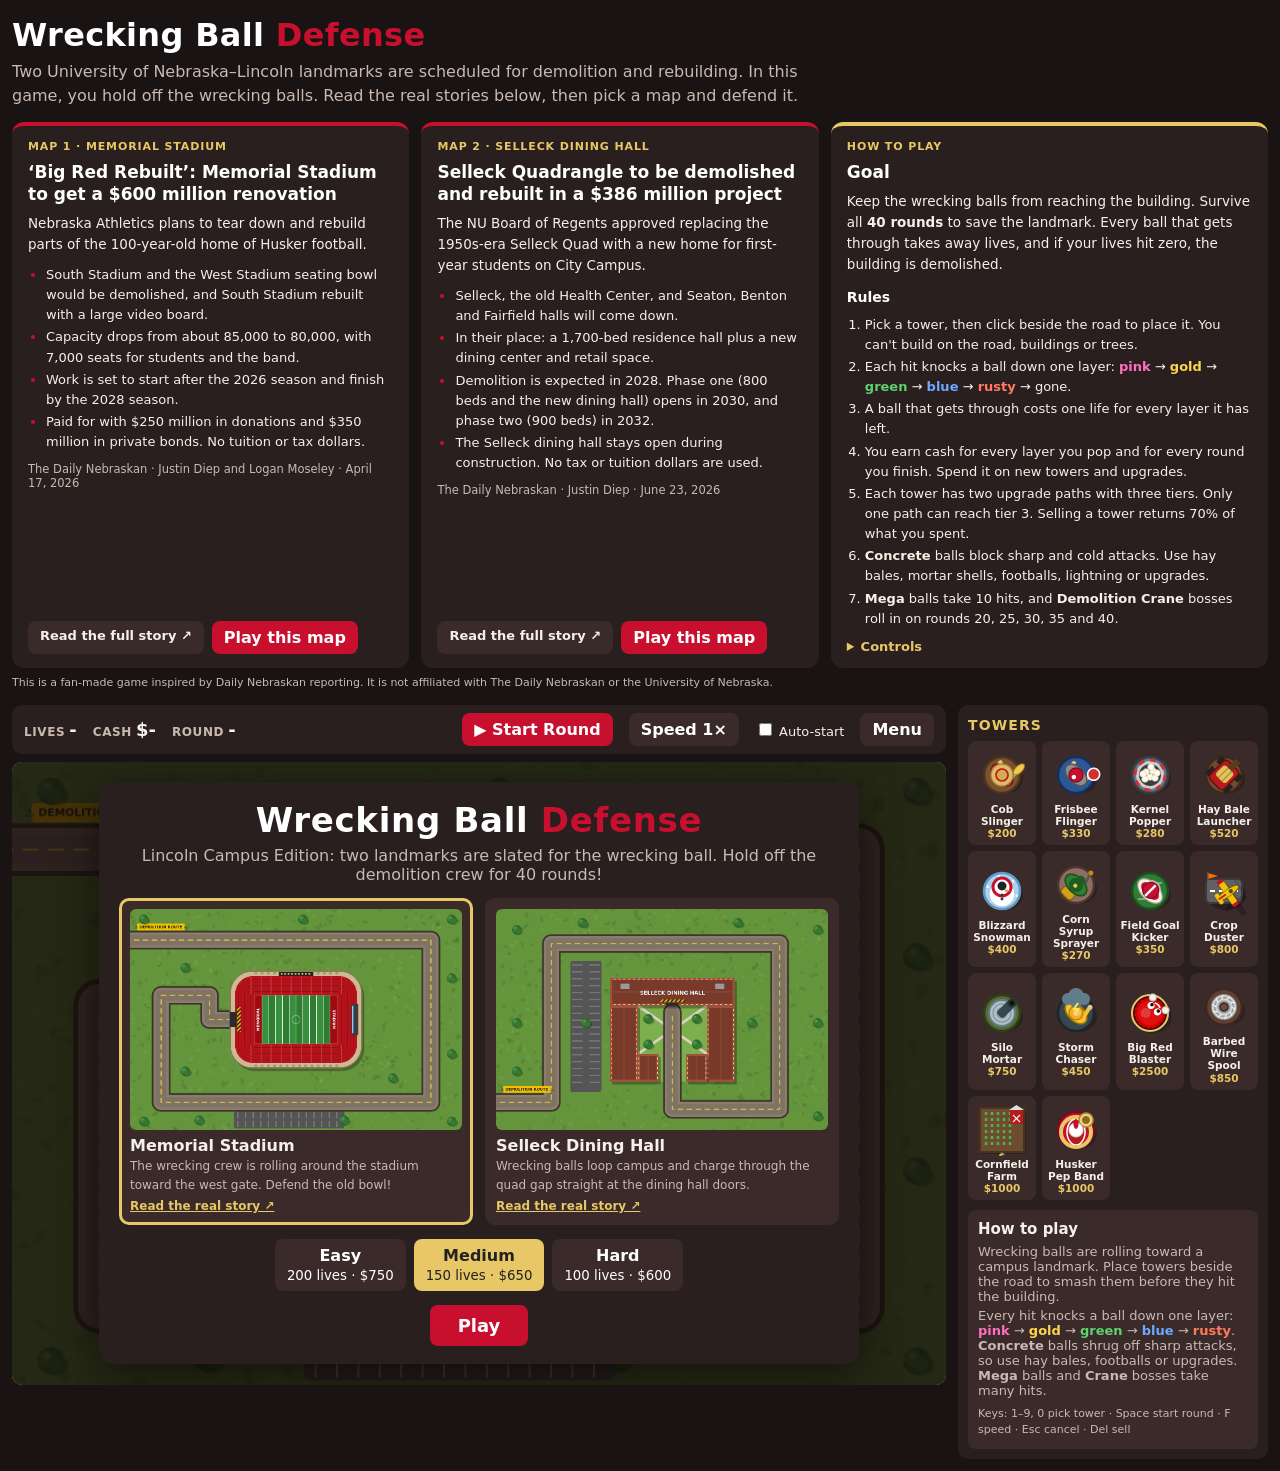
<file: ballon_tower_defense_news/index.html>
<!DOCTYPE html>
<html lang="en">
<head>
<meta charset="UTF-8">
<meta name="viewport" content="width=device-width, initial-scale=1">
<title>Wrecking Ball Defense</title>
<style>
:root{--bg:#1a1313;--panel:#2a1f1f;--panel2:#3a2a2a;--red:#c8102e;--cream:#f5f1e7;--gold:#e8c766;--muted:#c9b9b0;--ok:#4caf50;--bad:#ff5252}
*{box-sizing:border-box}
html,body{margin:0;min-height:100%;background:var(--bg);color:var(--cream);font-family:system-ui,-apple-system,"Segoe UI",Roboto,sans-serif}
button{font:inherit;cursor:pointer;border:none;border-radius:8px;padding:7px 12px;background:var(--red);color:#fff;font-weight:700}
button:hover{filter:brightness(1.12)}
button:disabled{opacity:.45;cursor:default;filter:none}
button.ghost{background:var(--panel2)}
#app{display:flex;gap:12px;padding:12px;max-width:1320px;margin:0 auto;align-items:flex-start}
#left{flex:1;min-width:0}
#hud{display:flex;gap:16px;align-items:center;flex-wrap:wrap;background:var(--panel);border-radius:10px;padding:8px 12px;margin-bottom:8px}
.stat{font-weight:800;font-size:18px;white-space:nowrap}
.stat small{font-weight:600;color:var(--muted);font-size:12px;margin-right:4px;text-transform:uppercase;letter-spacing:.05em}
.spacer{flex:1}
#wrap{position:relative}
canvas#game{width:100%;height:auto;aspect-ratio:3/2;display:block;border-radius:10px;cursor:crosshair;touch-action:none;background:#5f8f3a}
#side{width:310px;flex-shrink:0;background:var(--panel);border-radius:10px;padding:10px}
#side h3{margin:2px 0 8px;font-size:14px;text-transform:uppercase;letter-spacing:.08em;color:var(--gold)}
.towers{display:grid;grid-template-columns:repeat(4,1fr);gap:6px}
.tbtn{background:var(--panel2);border:2px solid transparent;border-radius:8px;padding:4px 2px;color:var(--cream);text-align:center;font-size:10.5px;font-weight:600;line-height:1.15}
.tbtn canvas{width:54px;height:54px;display:block;margin:0 auto 2px}
.tbtn .c{color:var(--gold);font-weight:800}
.tbtn.sel{border-color:var(--gold)}
.tbtn.poor{opacity:.45}
#info{margin-top:10px;background:var(--panel2);border-radius:8px;padding:10px;font-size:13px;min-height:170px}
#info p{margin:4px 0;color:var(--muted)}
.ihead{display:flex;justify-content:space-between;align-items:baseline;margin-bottom:6px}
.ihead b{font-size:15px}
.tgt{display:flex;gap:4px;margin:6px 0}
.tgt button{flex:1;padding:4px 0;font-size:11px;background:#4a3838}
.tgt button.on{background:var(--gold);color:#222}
.ups{display:grid;grid-template-columns:1fr 1fr;gap:6px;margin:8px 0}
.up{background:#221818;border-radius:8px;padding:7px;display:flex;flex-direction:column;gap:4px}
.pips{display:flex;gap:3px}.pips i{width:14px;height:5px;border-radius:3px;background:#555}.pips i.on{background:var(--ok)}
.up .nm{font-weight:800;font-size:12.5px}
.up .ds{font-size:11px;color:var(--muted);flex:1}
.up button{padding:5px;font-size:12px;background:var(--ok)}
.up button.poor{background:#555}
.up .max{font-size:11px;color:var(--gold);font-weight:800}
.sell{width:100%;background:#7a5a10}
.keys{font-size:11px;color:var(--muted);margin-top:8px;line-height:1.5}
#overlay{position:absolute;inset:0;display:none;align-items:center;justify-content:center;background:rgba(20,10,10,.78);border-radius:10px;padding:16px;overflow:auto}
#overlay.show{display:flex}
.card{background:var(--panel);border-radius:14px;padding:18px 20px;max-width:760px;width:100%;text-align:center;box-shadow:0 10px 40px rgba(0,0,0,.5)}
.card h1{margin:0;font-size:34px;letter-spacing:.02em;color:#fff}
.card h1 span{color:var(--red)}
.card .sub{color:var(--muted);margin:6px 0 14px}
.maps{display:grid;grid-template-columns:1fr 1fr;gap:12px}
.mapcard{background:var(--panel2);border:3px solid transparent;border-radius:10px;padding:8px;cursor:pointer;text-align:left}
.mapcard.on{border-color:var(--gold)}
.mapcard canvas{width:100%;aspect-ratio:3/2;border-radius:6px;display:block}
.mapcard b{display:block;margin-top:6px}
.mapcard span{font-size:12px;color:var(--muted)}
.diff{display:flex;gap:8px;justify-content:center;margin:14px 0}
.diff button{background:var(--panel2)}
.diff button.on{background:var(--gold);color:#222}
.big{font-size:18px;padding:10px 28px}
#top{max-width:1320px;margin:0 auto;padding:16px 12px 4px}
.intro h1{margin:0;font-size:32px;color:#fff;letter-spacing:.01em}
.intro h1 span{color:var(--red)}
.intro p{margin:6px 0 14px;color:var(--muted);max-width:820px;line-height:1.5}
.storygrid{display:grid;grid-template-columns:1fr 1fr 1.1fr;gap:12px}
.story{background:var(--panel);border-radius:12px;padding:14px 16px;display:flex;flex-direction:column;gap:8px;border-top:4px solid var(--red)}
.story.rules{border-top-color:var(--gold)}
.story .kicker{font-size:11px;font-weight:800;text-transform:uppercase;letter-spacing:.08em;color:var(--gold)}
.story h2{margin:0;font-size:17px;line-height:1.3;color:#fff}
.story h3{margin:6px 0 0;font-size:14px;color:#fff}
.story p{margin:0;font-size:13.5px;line-height:1.55;color:var(--cream)}
.story ul,.story ol{margin:0;padding-left:18px;font-size:13px;line-height:1.55;color:var(--cream)}
.story li{margin:2px 0}
.story .facts li::marker{color:var(--red)}
.story .byline{font-size:11.5px;color:var(--muted)}
.story .actions{display:flex;gap:8px;flex-wrap:wrap;margin-top:auto;padding-top:4px}
.story .actions a{display:inline-block;padding:7px 12px;border-radius:8px;background:var(--panel2);color:var(--cream);text-decoration:none;font-weight:700;font-size:13px}
.story .actions a:hover{filter:brightness(1.2)}
.story details{font-size:13px;color:var(--cream)}
.story summary{cursor:pointer;font-weight:700;color:var(--gold)}
.disclaim{font-size:11px;color:var(--muted);margin:8px 0 0}
.mapcard a.storylink{display:inline-block;margin-top:6px;font-size:12px;color:var(--gold);font-weight:700}
.card a.storylink{color:var(--gold);font-weight:700}
@media (max-width:1100px){.storygrid{grid-template-columns:1fr 1fr}.story.rules{grid-column:1/-1}}
@media (max-width:640px){.storygrid{grid-template-columns:1fr}.intro h1{font-size:26px}}
@media (max-width:950px){#app{flex-direction:column}#side{width:100%}.towers{grid-template-columns:repeat(7,1fr)}}
@media (max-width:640px){.towers{grid-template-columns:repeat(4,1fr)}.maps{grid-template-columns:1fr}.card h1{font-size:26px}#app{padding:8px}}
</style>
</head>
<body>
<header id="top">
  <div class="intro">
    <h1>Wrecking Ball <span>Defense</span></h1>
    <p>Two University of Nebraska&ndash;Lincoln landmarks are scheduled for demolition and rebuilding. In this game, you hold off the wrecking balls. Read the real stories below, then pick a map and defend it.</p>
  </div>
  <div class="storygrid">
    <article class="story">
      <div class="kicker">Map 1 &middot; Memorial Stadium</div>
      <h2>&lsquo;Big Red Rebuilt&rsquo;: Memorial Stadium to get a $600 million renovation</h2>
      <p>Nebraska Athletics plans to tear down and rebuild parts of the 100-year-old home of Husker football.</p>
      <ul class="facts">
        <li>South Stadium and the West Stadium seating bowl would be demolished, and South Stadium rebuilt with a large video board.</li>
        <li>Capacity drops from about 85,000 to 80,000, with 7,000 seats for students and the band.</li>
        <li>Work is set to start after the 2026 season and finish by the 2028 season.</li>
        <li>Paid for with $250 million in donations and $350 million in private bonds. No tuition or tax dollars.</li>
      </ul>
      <div class="byline">The Daily Nebraskan &middot; Justin Diep and Logan Moseley &middot; April 17, 2026</div>
      <div class="actions">
        <a href="https://www.dailynebraskan.com/news/big-red-rebuilt-nebraska-s-memorial-stadium-to-get-600m-renovation/article_226e69c8-d3e3-45db-8fdf-f80fd9009f0d.html" target="_blank" rel="noopener">Read the full story &#8599;</a>
        <button class="playmap" data-map="stadium">Play this map</button>
      </div>
    </article>
    <article class="story">
      <div class="kicker">Map 2 &middot; Selleck Dining Hall</div>
      <h2>Selleck Quadrangle to be demolished and rebuilt in a $386 million project</h2>
      <p>The NU Board of Regents approved replacing the 1950s-era Selleck Quad with a new home for first-year students on City Campus.</p>
      <ul class="facts">
        <li>Selleck, the old Health Center, and Seaton, Benton and Fairfield halls will come down.</li>
        <li>In their place: a 1,700-bed residence hall plus a new dining center and retail space.</li>
        <li>Demolition is expected in 2028. Phase one (800 beds and the new dining hall) opens in 2030, and phase two (900 beds) in 2032.</li>
        <li>The Selleck dining hall stays open during construction. No tax or tuition dollars are used.</li>
      </ul>
      <div class="byline">The Daily Nebraskan &middot; Justin Diep &middot; June 23, 2026</div>
      <div class="actions">
        <a href="https://www.dailynebraskan.com/news/unl-s-selleck-quadrangle-to-be-demolished-rebuilt-in-386-million-project/article_59155988-1912-417a-be2f-80c3bd32f686.html" target="_blank" rel="noopener">Read the full story &#8599;</a>
        <button class="playmap" data-map="selleck">Play this map</button>
      </div>
    </article>
    <section class="story rules">
      <div class="kicker">How to play</div>
      <h2>Goal</h2>
      <p>Keep the wrecking balls from reaching the building. Survive all <b>40 rounds</b> to save the landmark. Every ball that gets through takes away lives, and if your lives hit zero, the building is demolished.</p>
      <h3>Rules</h3>
      <ol>
        <li>Pick a tower, then click beside the road to place it. You can't build on the road, buildings or trees.</li>
        <li>Each hit knocks a ball down one layer: <b style="color:#ff6fbf">pink</b> &rarr; <b style="color:#ffd54a">gold</b> &rarr; <b style="color:#5fd16f">green</b> &rarr; <b style="color:#6ea8ff">blue</b> &rarr; <b style="color:#ff7a5c">rusty</b> &rarr; gone.</li>
        <li>A ball that gets through costs one life for every layer it has left.</li>
        <li>You earn cash for every layer you pop and for every round you finish. Spend it on new towers and upgrades.</li>
        <li>Each tower has two upgrade paths with three tiers. Only one path can reach tier 3. Selling a tower returns 70% of what you spent.</li>
        <li><b>Concrete</b> balls block sharp and cold attacks. Use hay bales, mortar shells, footballs, lightning or upgrades.</li>
        <li><b>Mega</b> balls take 10 hits, and <b>Demolition Crane</b> bosses roll in on rounds 20, 25, 30, 35 and 40.</li>
      </ol>
      <details>
        <summary>Controls</summary>
        <ul>
          <li>Click a tower button, then click the map. Hold Shift to place several.</li>
          <li>Click a placed tower to upgrade it, change its targeting or sell it.</li>
          <li><b>Space</b> starts the next round, <b>F</b> changes speed (1&times;, 2&times;, 3&times;), <b>1&ndash;9, 0</b> pick towers, <b>Esc</b> cancels and <b>Delete</b> sells.</li>
        </ul>
      </details>
    </section>
  </div>
  <p class="disclaim">This is a fan-made game inspired by Daily Nebraskan reporting. It is not affiliated with The Daily Nebraskan or the University of Nebraska.</p>
</header>
<div id="app">
  <div id="left">
    <div id="hud">
      <span class="stat"><small>Lives</small><span id="lives">-</span></span>
      <span class="stat"><small>Cash</small>$<span id="cash">-</span></span>
      <span class="stat"><small>Round</small><span id="round">-</span></span>
      <span class="stat" style="font-size:14px;color:var(--muted)" id="mapname"></span>
      <div class="spacer"></div>
      <button id="startBtn">▶ Start Round</button>
      <button id="speedBtn" class="ghost">Speed 1×</button>
      <label style="font-size:13px;white-space:nowrap"><input type="checkbox" id="auto"> Auto-start</label>
      <button id="menuBtn" class="ghost">Menu</button>
    </div>
    <div id="wrap"><canvas id="game"></canvas><div id="overlay"></div></div>
  </div>
  <div id="side">
    <h3>Towers</h3>
    <div class="towers" id="towers"></div>
    <div id="info"></div>
  </div>
</div>
<script>
"use strict";
const W=960,H=640;
const $=s=>document.querySelector(s);
const cv=$('#game'),ctx=cv.getContext('2d');
let DPR=1;
function sizeCanvas(){DPR=Math.min(window.devicePixelRatio||1,2);cv.width=W*DPR;cv.height=H*DPR;ctx.setTransform(DPR,0,0,DPR,0,0);}
sizeCanvas();

/* ---------- helpers ---------- */
function mulberry(seed){return()=>{seed|=0;seed=seed+0x6D2B79F5|0;let t=Math.imul(seed^seed>>>15,1|seed);t=t+Math.imul(t^t>>>7,61|t)^t;return((t^t>>>14)>>>0)/4294967296;};}
function rr(c,x,y,w,h,r){c.beginPath();c.moveTo(x+r,y);c.arcTo(x+w,y,x+w,y+h,r);c.arcTo(x+w,y+h,x,y+h,r);c.arcTo(x,y+h,x,y,r);c.arcTo(x,y,x+w,y,r);c.closePath();}
function distSeg(px,py,ax,ay,bx,by){const dx=bx-ax,dy=by-ay,l2=dx*dx+dy*dy;let t=l2?((px-ax)*dx+(py-ay)*dy)/l2:0;t=Math.max(0,Math.min(1,t));return Math.hypot(px-(ax+t*dx),py-(ay+t*dy));}
function circle(c,x,y,r,fill,stroke,lw){c.beginPath();c.arc(x,y,r,0,Math.PI*2);if(fill){c.fillStyle=fill;c.fill();}if(stroke){c.strokeStyle=stroke;c.lineWidth=lw||1;c.stroke();}}
function ell(c,x,y,rx,ry,rot,fill,stroke,lw){c.beginPath();c.ellipse(x,y,rx,ry,rot||0,0,Math.PI*2);if(fill){c.fillStyle=fill;c.fill();}if(stroke){c.strokeStyle=stroke;c.lineWidth=lw||1;c.stroke();}}

/* ---------- maps ---------- */
const MAPS={
  stadium:{
    name:'Memorial Stadium',
    blurb:'The wrecking crew is rolling around the stadium toward the west gate. Defend the old bowl!',
    story:'https://www.dailynebraskan.com/news/big-red-rebuilt-nebraska-s-memorial-stadium-to-get-600m-renovation/article_226e69c8-d3e3-45db-8fdf-f80fd9009f0d.html',
    real:'In real life, South Stadium and the West Stadium seating bowl are set to come down after the 2026 season as part of the $600 million "Big Red Rebuilt" project.',
    path:[[-40,90],[870,90],[870,560],[90,560],[90,250],[230,250],[230,320],[292,320]],
    pathW:44,
    rects:[{x:290,y:180,w:380,h:280}],
    trees:[[930,200],[930,420],[930,615],[40,615],[200,612],[620,612],[160,470],[160,170],[760,490],[40,30],[930,30],[500,30]],
    draw:drawStadium
  },
  selleck:{
    name:'Selleck Dining Hall',
    blurb:'Wrecking balls loop campus and charge through the quad gap straight at the dining hall doors.',
    story:'https://www.dailynebraskan.com/news/unl-s-selleck-quadrangle-to-be-demolished-rebuilt-in-386-million-project/article_59155988-1912-417a-be2f-80c3bd32f686.html',
    real:'In real life, Selleck Quadrangle is expected to be demolished starting in 2028 to make way for a $386 million, 1,700-bed residence hall.',
    path:[[-40,560],[160,560],[160,100],[820,100],[820,580],[510,580],[510,300]],
    pathW:44,
    rects:[{x:330,y:200,w:360,h:80},{x:330,y:280,w:80,h:220},{x:610,y:280,w:80,h:220},{x:410,y:420,w:60,h:80},{x:550,y:420,w:60,h:80}],
    trees:[[440,318],[580,318],[440,392],[580,392],[60,60],[60,330],[250,40],[700,40],[930,60],[930,330],[930,600],[60,470],[260,330],[740,330]],
    draw:drawSelleck
  }
};
for(const k in MAPS){const m=MAPS[k];m.segs=[];let tot=0;for(let i=0;i<m.path.length-1;i++){const[ax,ay]=m.path[i],[bx,by]=m.path[i+1];const len=Math.hypot(bx-ax,by-ay);m.segs.push({ax,ay,bx,by,len,start:tot});tot+=len;}m.total=tot;m.end=m.path[m.path.length-1];}
function posAt(m,d){if(d<0)d=0;for(const s of m.segs){if(d<=s.start+s.len){const t=(d-s.start)/s.len;return[s.ax+(s.bx-s.ax)*t,s.ay+(s.by-s.ay)*t];}}return[m.end[0],m.end[1]];}

function drawTree(c,x,y,r){ell(c,x+4,y+5,r,r*.75,0,'rgba(0,0,0,.25)');circle(c,x,y,r,'#2f6b2a');circle(c,x-r*.35,y-r*.2,r*.6,'#3d8236');circle(c,x+r*.3,y+r*.25,r*.55,'#357a30');circle(c,x-r*.3,y-r*.35,r*.25,'rgba(255,255,255,.15)');}
function drawGrass(c,m,seed){c.fillStyle='#64953d';c.fillRect(0,0,W,H);const R=mulberry(seed);for(let i=0;i<700;i++){const x=R()*W,y=R()*H;ell(c,x,y,3+R()*7,2+R()*4,R()*3,R()<.5?'rgba(40,80,20,.18)':'rgba(150,200,90,.14)');}}
function drawPath(c,m){c.lineJoin='round';c.lineCap='round';const P=()=>{c.beginPath();m.path.forEach(([x,y],i)=>i?c.lineTo(x,y):c.moveTo(x,y));};
  P();c.strokeStyle='#3e352c';c.lineWidth=m.pathW+10;c.stroke();
  P();c.strokeStyle='#8a7d6b';c.lineWidth=m.pathW;c.stroke();
  P();c.strokeStyle='rgba(0,0,0,.08)';c.lineWidth=m.pathW-14;c.stroke();
  c.setLineDash([14,12]);P();c.strokeStyle='#f2c94c';c.lineWidth=2.5;c.stroke();c.setLineDash([]);
  // start sign
  const[sx,sy]=m.path[1];const s0=m.path[0];
  const lx=Math.max(8,Math.min(s0[0]+60,W-160)),ly=sy-(m.pathW/2)-26;
  c.save();c.fillStyle='#f2c200';rr(c,lx,Math.max(4,ly),138,20,4);c.fill();c.fillStyle='#222';c.font='bold 11px system-ui';c.textAlign='center';c.textBaseline='middle';c.fillText('⚠ DEMOLITION ROUTE ⚠',lx+69,Math.max(4,ly)+10.5);c.restore();
}
function hazardTape(c,x,y,w,h){c.save();rr(c,x,y,w,h,2);c.clip();c.fillStyle='#f2c200';c.fillRect(x,y,w,h);c.fillStyle='#222';for(let i=-h;i<w+h;i+=12){c.beginPath();c.moveTo(x+i,y+h);c.lineTo(x+i+6,y+h);c.lineTo(x+i+6+h,y);c.lineTo(x+i+h,y);c.fill();}c.restore();}

function drawStadium(c,m){
  drawGrass(c,m,7);
  // parking lot
  c.fillStyle='#555';rr(c,300,585,320,50,6);c.fill();c.strokeStyle='#ddd';c.lineWidth=1.5;for(let x=312;x<612;x+=22){c.beginPath();c.moveTo(x,588);c.lineTo(x,606);c.stroke();c.beginPath();c.moveTo(x,614);c.lineTo(x,632);c.stroke();}
  drawPath(c,m);
  const x=290,y=180,w=380,h=280;
  c.fillStyle='rgba(0,0,0,.3)';rr(c,x+7,y+9,w,h,64);c.fill();
  c.fillStyle='#cdb994';rr(c,x,y,w,h,64);c.fill();c.strokeStyle='#8c7a5c';c.lineWidth=3;c.stroke();
  // arches on outer wall
  c.fillStyle='rgba(90,70,40,.35)';for(let i=0;i<14;i++){c.fillRect(x+70+i*18,y+3,8,6);c.fillRect(x+70+i*18,y+h-9,8,6);}
  c.fillStyle='#b5121b';rr(c,x+14,y+14,w-28,h-28,52);c.fill();
  for(let i=1;i<6;i++){c.strokeStyle='rgba(0,0,0,.2)';c.lineWidth=1.2;rr(c,x+14+i*9,y+14+i*9,w-28-i*18,h-28-i*18,Math.max(6,52-i*8));c.stroke();}
  c.strokeStyle='rgba(255,255,255,.25)';c.lineWidth=2;for(let i=0;i<10;i++){const ax=x+60+i*29;c.beginPath();c.moveTo(ax,y+16);c.lineTo(ax,y+66);c.stroke();c.beginPath();c.moveTo(ax,y+h-16);c.lineTo(ax,y+h-66);c.stroke();}
  // field
  const fx=x+70,fy=y+70,fw=w-140,fh=h-140;
  c.fillStyle='#2e7d32';c.fillRect(fx,fy,fw,fh);
  for(let i=0;i<12;i++)if(i%2){c.fillStyle='#37903b';c.fillRect(fx+i*fw/12,fy,fw/12,fh);}
  c.fillStyle='#9e0b0f';c.fillRect(fx,fy,22,fh);c.fillRect(fx+fw-22,fy,22,fh);
  c.strokeStyle='#fff';c.lineWidth=1.3;c.strokeRect(fx,fy,fw,fh);
  for(let k=0;k<=10;k++){const lx=fx+22+k*(fw-44)/10;c.beginPath();c.moveTo(lx,fy);c.lineTo(lx,fy+fh);c.stroke();}
  c.save();c.fillStyle='#fff';c.font='bold 11px system-ui';c.textAlign='center';c.textBaseline='middle';
  c.translate(fx+11,fy+fh/2);c.rotate(-Math.PI/2);c.fillText('MEMORIAL',0,0);c.restore();
  c.save();c.fillStyle='#fff';c.font='bold 11px system-ui';c.textAlign='center';c.textBaseline='middle';
  c.translate(fx+fw-11,fy+fh/2);c.rotate(Math.PI/2);c.fillText('STADIUM',0,0);c.restore();
  circle(c,fx+fw/2,fy+fh/2,12,null,'rgba(255,255,255,.6)',1.5);
  // press box
  c.fillStyle='#3b3b3b';c.fillRect(x+w-30,y+95,20,90);c.fillStyle='#8ec5ff';c.fillRect(x+w-28,y+100,4,80);
  // scoreboard
  c.fillStyle='#222';c.fillRect(x+140,y+2,100,12);c.fillStyle='#f2c94c';for(let i=0;i<9;i++)c.fillRect(x+146+i*10,y+6,5,4);
  // west gate
  c.fillStyle='#2b2b2b';rr(c,x-2,y+h/2-22,20,44,4);c.fill();
  hazardTape(c,x+20,y+h/2-36,10,72);
  for(const[tx,ty]of m.trees)drawTree(c,tx,ty,14);
}
function drawWing(c,r,label){
  c.fillStyle='rgba(0,0,0,.3)';c.fillRect(r.x+6,r.y+8,r.w,r.h);
  c.fillStyle='#a2523a';c.fillRect(r.x,r.y,r.w,r.h);
  c.fillStyle='#7a3a29';c.fillRect(r.x+6,r.y+6,r.w-12,r.h-12);
  c.strokeStyle='rgba(255,255,255,.12)';c.lineWidth=2;c.beginPath();
  if(r.w>r.h){c.moveTo(r.x+6,r.y+r.h/2);c.lineTo(r.x+r.w-6,r.y+r.h/2);}else{c.moveTo(r.x+r.w/2,r.y+6);c.lineTo(r.x+r.w/2,r.y+r.h-6);}c.stroke();
  c.fillStyle='#f3e3b5';
  if(r.w>r.h){for(let x=r.x+10;x<r.x+r.w-8;x+=14){c.fillRect(x,r.y+1.5,6,3);c.fillRect(x,r.y+r.h-4.5,6,3);}}
  else{for(let y=r.y+10;y<r.y+r.h-8;y+=14){c.fillRect(r.x+1.5,y,3,6);c.fillRect(r.x+r.w-4.5,y,3,6);}}
  if(label){c.fillStyle='#9a9a9a';c.fillRect(r.x+30,r.y+16,26,16);c.fillRect(r.x+r.w-56,r.y+16,26,16);
    c.fillStyle='#fff';c.font='bold 15px system-ui';c.textAlign='center';c.textBaseline='middle';c.shadowColor='rgba(0,0,0,.6)';c.shadowBlur=4;c.fillText(label,r.x+r.w/2,r.y+r.h/2+4);c.shadowBlur=0;}
}
function drawSelleck(c,m){
  drawGrass(c,m,21);
  // courtyard
  c.fillStyle='#7bb04c';c.fillRect(410,280,200,140);c.fillRect(470,420,80,80);
  c.strokeStyle='#d9d0bd';c.lineWidth=8;c.beginPath();c.moveTo(410,280);c.lineTo(610,420);c.moveTo(610,280);c.lineTo(410,420);c.stroke();
  // parking lot top-right of left loop
  c.fillStyle='#555';rr(c,215,150,90,380,6);c.fill();c.strokeStyle='#ddd';c.lineWidth=1.5;for(let y=162;y<520;y+=20){c.beginPath();c.moveTo(220,y);c.lineTo(250,y);c.moveTo(270,y);c.lineTo(300,y);c.stroke();}
  drawPath(c,m);
  for(const r of m.rects)drawWing(c,r,r.w===360?'SELLECK DINING HALL':null);
  c.fillStyle='#2b2b2b';c.fillRect(492,272,36,10);
  hazardTape(c,474,262,72,8);
  for(const[tx,ty]of m.trees)drawTree(c,tx,ty,14);
}
function renderBG(m,scale){const c2=document.createElement('canvas');c2.width=W*scale;c2.height=H*scale;const c=c2.getContext('2d');c.scale(scale,scale);m.draw(c,m);return c2;}

/* ---------- enemies (wrecking balls) ---------- */
const ET={
  t1:{name:'Rusty Ball',hp:1,speed:70,r:11,col:'#b8402e',lt:'#f08a6e',dk:'#5a1c12',cash:1},
  t2:{name:'Blue Steel Ball',hp:1,speed:95,r:12,col:'#2f6fd6',lt:'#8ab8ff',dk:'#132f63',cash:1,child:'t1',n:1},
  t3:{name:'Green Iron Ball',hp:1,speed:120,r:13,col:'#2f9e44',lt:'#8fe39e',dk:'#134a1f',cash:1,child:'t2',n:1},
  t4:{name:'Gold Ball',hp:1,speed:200,r:13,col:'#d9a514',lt:'#ffe48a',dk:'#6b4f00',cash:1,child:'t3',n:1},
  t5:{name:'Pink Chrome Ball',hp:1,speed:220,r:14,col:'#e05aa8',lt:'#ffc1e4',dk:'#6e1f4f',cash:1,child:'t4',n:1},
  concrete:{name:'Concrete Ball',hp:1,speed:70,r:15,col:'#8d8f92',lt:'#d2d4d6',dk:'#3c3d3f',cash:1,child:'t4',n:2,armored:true},
  mega:{name:'Mega Iron Ball',hp:10,speed:150,r:17,col:'#6a4a2f',lt:'#b08a62',dk:'#2b1b0e',cash:2,child:'t5',n:2,scale:0.08},
  crane:{name:'Demolition Crane Ball',hp:200,speed:32,r:34,col:'#f2c200',lt:'#fff1a6',dk:'#6b5200',cash:60,child:'mega',n:4,boss:true,scale:0.15}
};
const RBE={};function rbe(t){if(RBE[t])return RBE[t];const T=ET[t];return RBE[t]=T.hp+(T.child?T.n*rbe(T.child):0);}

/* ---------- towers ---------- */
const TOWERS={
  cob:{name:'Cob Slinger',cost:200,desc:'A Husker farmer who hurls corn cobs. Cheap and reliable. Cobs are sharp, so they bounce off Concrete balls.',
    base:{kind:'proj',range:140,reload:.95,dmg:1,pierce:2,speed:540,dtype:'sharp',count:1,spread:.2,pr:6,look:'cob'},
    paths:[[{n:'Sharper Husks',c:140,d:'Cobs pierce +1 ball.',f:s=>{s.pierce+=1}},
            {n:'Triple Toss',c:320,d:'Throws 3 cobs at once.',f:s=>{s.count=3;s.pierce+=1}},
            {n:'Combine Storm',c:1600,d:'5 razor cobs, thrown very fast.',f:s=>{s.count=5;s.reload*=.45;s.dmg+=1;s.pierce+=2}}],
           [{n:'Long Arm',c:100,d:'+30 range.',f:s=>{s.range+=30}},
            {n:'Quick Hands',c:180,d:'Throws 30% faster.',f:s=>{s.reload*=.7}},
            {n:'Golden Cob',c:750,d:'+2 damage and golden cobs smash Concrete.',f:s=>{s.dmg+=2;s.dtype='normal';s.look='gold'}}]]},
  popper:{name:'Kernel Popper',cost:280,desc:'A popcorn kettle that blasts kernels in 8 directions when balls get close.',
    base:{kind:'burst',range:95,reload:1.3,dmg:1,pierce:1,speed:420,dtype:'sharp',count:8,pr:5,look:'kernel'},
    paths:[[{n:'More Kernels',c:200,d:'Shoots 12 kernels.',f:s=>{s.count=12}},
            {n:'Hot Butter',c:350,d:'Scorching kernels: +1 damage, melt Concrete.',f:s=>{s.dmg+=1;s.dtype='normal';s.look='hot'}},
            {n:'Ring of Fire',c:2000,d:'Fire ring hits EVERY ball in range for 2 damage.',f:s=>{s.kind='ring';s.dmg=2;s.reload=.4}}],
           [{n:'Fast Pop',c:150,d:'Pops 25% faster.',f:s=>{s.reload*=.75}},
            {n:'Wide Kettle',c:160,d:'+20 range.',f:s=>{s.range+=20}},
            {n:'Jiffy Pop',c:900,d:'Pops much faster, +1 pierce.',f:s=>{s.reload*=.55;s.pierce+=1}}]]},
  hay:{name:'Hay Bale Launcher',cost:520,desc:'Launches exploding hay bales. Splash damage that CAN break Concrete balls.',
    base:{kind:'bomb',range:150,reload:1.4,dmg:1,splash:40,splashPierce:16,speed:380,dtype:'blast',pr:9,bossMult:1},
    paths:[[{n:'Bigger Bales',c:250,d:'Bigger blast radius.',f:s=>{s.splash+=15;s.splashPierce+=10}},
            {n:'Round Bale',c:450,d:'+2 damage per blast.',f:s=>{s.dmg+=2}},
            {n:'Tornado Bale',c:2400,d:'Twister blast: +4 damage, huge radius, triple damage to cranes.',f:s=>{s.dmg+=4;s.splash+=20;s.bossMult=3}}],
           [{n:'Long Toss',c:200,d:'+40 range.',f:s=>{s.range+=40}},
            {n:'Rapid Loader',c:350,d:'Fires 30% faster.',f:s=>{s.reload*=.7}},
            {n:'Silo Barrage',c:1100,d:'Fires twice as fast with bigger blasts.',f:s=>{s.reload*=.5;s.splash+=10}}]]},
  blizzard:{name:'Blizzard Snowman',cost:400,desc:'A Nebraska winter in snowman form. Pulses cold that pops 1 layer and freezes nearby balls.',
    base:{kind:'pulse',range:85,reload:2.2,dmg:1,dtype:'cold',freeze:1.1,freezeArmored:false,bossSlow:0,perma:0},
    paths:[[{n:'Deep Freeze',c:200,d:'Freezes for 2 seconds.',f:s=>{s.freeze=2}},
            {n:'Polar Vortex',c:500,d:'+1 damage, can freeze and crack Concrete.',f:s=>{s.dmg+=1;s.freezeArmored=true;s.dtype='normal'}},
            {n:'Arctic Blast',c:1800,d:'+35 range, +1 damage, slows Crane balls.',f:s=>{s.range+=35;s.dmg+=1;s.bossSlow=1}}],
           [{n:'Wind Chill',c:150,d:'+20 range.',f:s=>{s.range+=20}},
            {n:'Frostbite',c:300,d:'Pulses 30% faster.',f:s=>{s.reload*=.7}},
            {n:'Permafrost',c:900,d:'Thawed balls stay at half speed for 3s.',f:s=>{s.perma=3}}]]},
  kicker:{name:'Field Goal Kicker',cost:350,desc:'Boots footballs at any ball on the map. Infinite range, hits all ball types.',
    base:{kind:'hitscan',range:99999,reload:1.6,dmg:2,dtype:'normal',targets:1,bossMult:1},
    paths:[[{n:'Big Leg',c:300,d:'4 damage per kick.',f:s=>{s.dmg=4}},
            {n:'Heisman Boot',c:1300,d:'7 damage per kick.',f:s=>{s.dmg=7}},
            {n:'Hall of Famer',c:3800,d:'18 damage, double damage to cranes.',f:s=>{s.dmg=18;s.bossMult=2}}],
           [{n:'Quick Snap',c:250,d:'Kicks 30% faster.',f:s=>{s.reload*=.7}},
            {n:'No-Huddle',c:600,d:'Kicks 35% faster again.',f:s=>{s.reload*=.65}},
            {n:'Option Play',c:2200,d:'Each kick hits 3 balls, even faster.',f:s=>{s.targets=3;s.reload*=.75}}]]},
  syrup:{name:'Corn Syrup Sprayer',cost:270,desc:'Sprays sticky corn syrup that slows balls down. Does no damage at first.',
    base:{kind:'glue',range:130,reload:1,pierce:1,speed:440,slow:.5,slowDur:4,dot:0,dotRate:1,splash:0,glueBoss:false,pr:6},
    paths:[[{n:'Sticky Splash',c:250,d:'Syrup splashes onto nearby balls.',f:s=>{s.splash=35}},
            {n:'Corrosive Syrup',c:500,d:'Syrup pops 1 layer every 1.2s.',f:s=>{s.dot=1;s.dotRate=1.2}},
            {n:'Meltdown Syrup',c:2500,d:'Pops a layer every 0.3s, sticks to cranes.',f:s=>{s.dot=1;s.dotRate=.3;s.glueBoss=true}}],
           [{n:'Thick Syrup',c:150,d:'Slows balls by 65%.',f:s=>{s.slow=.65}},
            {n:'Long-Lasting',c:250,d:'Syrup lasts 8 seconds.',f:s=>{s.slowDur=8}},
            {n:'Syrup Flood',c:1500,d:'Sprays much faster, +2 pierce.',f:s=>{s.reload*=.4;s.pierce+=2}}]]},
  farm:{name:'Cornfield Farm',cost:1000,desc:'Grows corn and pays out cash at the end of every round.',
    base:{kind:'farm',income:70,range:0},
    paths:[[{n:'Fertilizer',c:400,d:'+$40 per round.',f:s=>{s.income+=40}},
            {n:'Center Pivot',c:900,d:'+$90 per round.',f:s=>{s.income+=90}},
            {n:'Mega Silo',c:3500,d:'+$400 per round.',f:s=>{s.income+=400}}],
           [{n:'Farm Stand',c:300,d:'+$30 per round.',f:s=>{s.income+=30}},
            {n:'Co-op Market',c:1000,d:'+$110 per round.',f:s=>{s.income+=110}},
            {n:'Ethanol Plant',c:4000,d:'+$500 per round.',f:s=>{s.income+=500}}]]},
  bigred:{name:'Big Red Blaster',cost:2500,desc:'A fuzzy red super-fan who fires a nonstop stream of energy blasts. Expensive but devastating.',
    base:{kind:'proj',range:170,reload:.07,dmg:1,pierce:1,speed:720,dtype:'sharp',count:1,spread:.22,pr:5,look:'red',bossMult:1},
    paths:[[{n:'Laser Spirit',c:2000,d:'Lasers: +1 pierce, hit Concrete.',f:s=>{s.pierce+=1;s.dtype='normal';s.look='laser'}},
            {n:'Plasma Cheer',c:5000,d:'2 damage, +3 pierce, faster.',f:s=>{s.dmg=2;s.pierce+=3;s.reload*=.6;s.look='plasma'}},
            {n:'Sea of Red',c:18000,d:'6 damage, 8 pierce, triple vs cranes.',f:s=>{s.dmg=6;s.pierce=8;s.bossMult=3;s.reload*=.8}}],
           [{n:'Super Range',c:800,d:'+50 range.',f:s=>{s.range+=50}},
            {n:'Sonic Cheer',c:1500,d:'Fires 25% faster.',f:s=>{s.reload*=.75}},
            {n:'Go Big Red',c:8000,d:'Fires 3 blasts at once, +30 range.',f:s=>{s.count=3;s.range+=30}}]]}
};
Object.assign(TOWERS,{
  frisbee:{name:'Frisbee Flinger',cost:330,desc:'A quad regular who throws curving frisbees that sweep out and come back, slicing through many balls.',
    base:{kind:'boomer',range:150,reload:1.2,dmg:1,pierce:5,speed:420,dtype:'sharp',count:1,pr:8,look:'disc'},
    paths:[[{n:'Multi-Disc',c:200,d:'Frisbees pierce +4 balls.',f:s=>{s.pierce+=4}},
            {n:'Glow Disc',c:300,d:'+1 damage, glowing discs cut Concrete.',f:s=>{s.dmg+=1;s.dtype='normal';s.look='glow'}},
            {n:'Ultimate Disc',c:1800,d:'Throws 2 discs, +1 damage, +10 pierce.',f:s=>{s.count=2;s.dmg+=1;s.pierce+=10}}],
           [{n:'Faster Throw',c:150,d:'Throws 25% faster.',f:s=>{s.reload*=.75}},
            {n:'Long Throw',c:200,d:'+40 range.',f:s=>{s.range+=40}},
            {n:'Disc Storm',c:1400,d:'Throws much, much faster.',f:s=>{s.reload*=.4}}]]},
  storm:{name:'Storm Chaser',cost:450,desc:'Calls down prairie lightning that chains from ball to ball. Lightning hits every ball type.',
    base:{kind:'bolt',range:135,reload:1.3,dmg:1,chains:3,jump:70,dtype:'normal',count:1,bossMult:1},
    paths:[[{n:'Bigger Bolts',c:250,d:'Lightning chains to 6 balls.',f:s=>{s.chains=6}},
            {n:'Supercell',c:700,d:'2 damage, chains to 9 balls.',f:s=>{s.dmg=2;s.chains=9}},
            {n:'Tornado Alley',c:3000,d:'4 damage, 14 chains, double damage to cranes.',f:s=>{s.dmg=4;s.chains=14;s.bossMult=2;s.jump=90}}],
           [{n:'Doppler Radar',c:200,d:'+30 range.',f:s=>{s.range+=30}},
            {n:'Rapid Strikes',c:400,d:'Strikes 30% faster.',f:s=>{s.reload*=.7}},
            {n:'Derecho',c:2000,d:'Two bolts at once, much faster.',f:s=>{s.count=2;s.reload*=.6}}]]},
  spikes:{name:'Barbed Wire Spool',cost:850,desc:'Drops piles of barbed wire on the road during rounds. Each barb pops one layer. A great last line of defense.',
    base:{kind:'spikes',range:110,reload:2.2,dmg:1,spikes:5,life:20,dtype:'sharp',mine:false},
    paths:[[{n:'Bigger Piles',c:400,d:'10 barbs per pile.',f:s=>{s.spikes=10}},
            {n:'Steel Barbs',c:800,d:'2 damage per barb, cuts Concrete.',f:s=>{s.dmg=2;s.dtype='normal'}},
            {n:'Wire Storm',c:3500,d:'Huge piles, dropped very fast.',f:s=>{s.reload*=.35;s.spikes=14}}],
           [{n:'Faster Spool',c:450,d:'Drops piles 30% faster.',f:s=>{s.reload*=.7}},
            {n:'Long-Lasting Wire',c:300,d:'Piles last 50s, +30 range.',f:s=>{s.life=50;s.range+=30}},
            {n:'Wire Mines',c:1600,d:'Used-up piles explode for 3 damage.',f:s=>{s.mine=true}}]]},
  band:{name:'Husker Pep Band',cost:1000,desc:'The marching band fires up every tower in its circle (+10% range). It does not attack by itself.',
    base:{kind:'buff',range:120,bRange:.1,bRate:1,bPierce:0,bDmg:0,bArmor:false,income:0},
    paths:[[{n:'Drumline',c:400,d:'Nearby towers attack 15% faster.',f:s=>{s.bRate=.85}},
            {n:'Fight Song',c:1500,d:'Nearby towers 25% faster, +1 pierce.',f:s=>{s.bRate=.75;s.bPierce=1}},
            {n:'Tunnel Walk',c:6000,d:'Nearby towers 40% faster, +1 damage.',f:s=>{s.bRate=.6;s.bPierce=1;s.bDmg=1}}],
           [{n:'Brass Section',c:300,d:'+40 band range.',f:s=>{s.range+=40}},
            {n:'Halftime Show',c:1200,d:'Nearby towers can hit Concrete.',f:s=>{s.bArmor=true}},
            {n:'Booster Club',c:3000,d:'Band raises $250 every round.',f:s=>{s.income+=250}}]]},
  duster:{name:'Crop Duster',cost:800,desc:'A biplane that loops around its airstrip, spraying darts in every direction. Can be placed anywhere.',
    base:{kind:'plane',range:110,fly:150,reload:1.3,dmg:1,pierce:3,speed:450,reach:110,count:8,dtype:'sharp',pr:5,look:'dart',bomb:false},
    paths:[[{n:'Wide Spray',c:500,d:'12 darts per spray, +1 pierce.',f:s=>{s.count=12;s.pierce+=1}},
            {n:'Hay Drop',c:900,d:'Also drops exploding hay bales.',f:s=>{s.bomb=true}},
            {n:'Crop Circle',c:5000,d:'16 darts, +2 damage, hits Concrete.',f:s=>{s.count=16;s.dmg+=2;s.dtype='normal'}}],
           [{n:'Faster Engine',c:400,d:'Flies faster, sprays 20% faster.',f:s=>{s.fly=260;s.reload*=.8}},
            {n:'Big Loop',c:300,d:'+50 loop size.',f:s=>{s.range+=50}},
            {n:'Twin Engine',c:2500,d:'Sprays twice as fast.',f:s=>{s.reload*=.5}}]]},
  mortar:{name:'Silo Mortar',cost:750,desc:'Lobs explosive shells anywhere on the map. Splash breaks Concrete. A little inaccurate.',
    base:{kind:'mortar',range:99999,reload:2,dmg:1,splash:42,splashPierce:20,scatter:22,bossMult:1},
    paths:[[{n:'Bigger Shells',c:400,d:'Bigger blasts.',f:s=>{s.splash+=15;s.splashPierce+=15}},
            {n:'Heavy Shells',c:700,d:'+2 damage.',f:s=>{s.dmg+=2}},
            {n:'The Big One',c:4000,d:'+6 damage, giant blast, triple vs cranes.',f:s=>{s.dmg+=6;s.splash+=30;s.bossMult=3}}],
           [{n:'Rapid Reload',c:350,d:'Fires 25% faster.',f:s=>{s.reload*=.75}},
            {n:'Precision Aim',c:300,d:'Shells land almost dead-on.',f:s=>{s.scatter=4}},
            {n:'Artillery Battery',c:2600,d:'Fires much faster.',f:s=>{s.reload*=.4}}]]}
});
const ORDER=['cob','frisbee','popper','hay','blizzard','syrup','kicker','duster','mortar','storm','bigred','spikes','farm','band'];
const DIFF={easy:{label:'Easy',lives:200,cash:750,cost:.85},medium:{label:'Medium',lives:150,cash:650,cost:1},hard:{label:'Hard',lives:100,cash:600,cost:1.1}};
const WIN_ROUND=40;
function price(c){return Math.round(c*(G?DIFF[G.diff].cost:1)/5)*5;}
function calcStats(t){const D=TOWERS[t.type];const s={...D.base};for(let i=0;i<t.a;i++)D.paths[0][i].f(s);for(let i=0;i<t.b;i++)D.paths[1][i].f(s);t.s=s;t.e=s;if(s.kind==='spikes'&&G)t.spots=pathSpots(t.x,t.y,s.range);}
function pathSpots(x,y,range){const out=[];for(let d=0;d<G.map.total;d+=6){const[px,py]=posAt(G.map,d);if(px<0||px>W||py<0||py>H)continue;if(Math.hypot(px-x,py-y)<=range)out.push(d);}return out;}
function computeBuffs(){
  const bands=G.towers.filter(t=>t.s.kind==='buff');
  for(const t of G.towers){
    t.buffed=false;t.e=t.s;
    if(!bands.length||t.s.kind==='farm'||t.s.kind==='buff')continue;
    let r=0,rate=1,p=0,d=0,arm=false,any=false;
    for(const b of bands){if(Math.hypot(b.x-t.x,b.y-t.y)<=b.s.range){any=true;const bs=b.s;r=Math.max(r,bs.bRange);rate=Math.min(rate,bs.bRate);p=Math.max(p,bs.bPierce);d=Math.max(d,bs.bDmg);arm=arm||bs.bArmor;}}
    if(!any)continue;
    const e=Object.assign({},t.s);
    if(e.range&&e.range<5000&&e.kind!=='plane')e.range=Math.round(e.range*(1+r));
    if(e.reach)e.reach=Math.round(e.reach*(1+r));
    if(e.reload)e.reload*=rate;
    if(e.pierce)e.pierce+=p;
    if(e.splashPierce)e.splashPierce+=p*4;
    if(e.spikes)e.spikes+=p*2;
    if(e.dmg)e.dmg+=d;
    if(arm&&(e.dtype==='sharp'||e.dtype==='cold')){e.dtype='normal';e.freezeArmored=true;}
    t.e=e;t.buffed=true;
  }
}

/* ---------- waves ---------- */
function genRound(n){
  const gs=[];const g=(type,count,gap,start=0)=>gs.push({type,count,gap,start});
  switch(n){
    case 1:g('t1',20,.7);break;
    case 2:g('t1',30,.5);break;
    case 3:g('t1',15,.6);g('t2',8,.8,4);break;
    case 4:g('t1',25,.4);g('t2',15,.6,3);break;
    case 5:g('t2',25,.5);g('t1',10,.4,6);break;
    case 6:g('t1',15,.4);g('t2',15,.5,2);g('t3',6,.9,6);break;
    case 7:g('t2',20,.4);g('t3',12,.6,4);break;
    case 8:g('t3',24,.45);g('t2',10,.3,5);break;
    case 9:g('t3',30,.35);break;
    case 10:g('t2',80,.15);break;
    case 11:g('t3',20,.4);g('t4',8,.7,4);break;
    case 12:g('t4',14,.6);g('t3',16,.4,2);break;
    case 13:g('t2',40,.2);g('t4',16,.5,3);break;
    case 14:g('t5',8,.8);g('t4',14,.5,2);g('t3',20,.3,4);break;
    case 15:g('concrete',4,1.5);g('t4',20,.4,2);break;
    case 16:g('t5',22,.4);g('t4',10,.4,4);break;
    case 17:g('mega',2,2);g('t5',12,.5,3);break;
    case 18:g('concrete',10,.9);g('t4',20,.3,3);break;
    case 19:g('mega',5,1.2);g('t5',20,.35,2);break;
    case 20:g('crane',1,1);g('mega',3,1.5,6);break;
    default:{const b=n-20;
      g('t5',18+2*b,Math.max(.12,.35-b*.01));
      g('concrete',3+b,Math.max(.3,.9-b*.03),3);
      g('mega',2+Math.floor(b*1.3),Math.max(.25,1.1-b*.04),6);
      if(n%5===0)g('crane',1+Math.floor((n-20)/10),3,10);
      if(n>=33)g('mega',Math.floor(b*1.5),.2,14);}
  }
  const list=[];for(const x of gs)for(let i=0;i<x.count;i++)list.push({t:x.start+i*x.gap,type:x.type});
  return list.sort((a,b)=>a.t-b.t);
}

/* ---------- game state ---------- */
let G=null,bg=null,placing=null,sel=null,hoverType=null;
const mouse={x:0,y:0,in:false};
let menuMap='stadium',menuDiff='medium';
const bgCache={};
function getBG(k){return bgCache[k]||(bgCache[k]=renderBG(MAPS[k],2));}

function newGame(mapKey,diff){
  const D=DIFF[diff];
  G={map:MAPS[mapKey],mapKey,diff,lives:D.lives,cash:D.cash,round:1,roundActive:false,spawn:[],rt:0,enemies:[],towers:[],projs:[],fx:[],piles:[],cracks:[],speed:1,over:false,freeplay:false,time:0,shake:0,nextId:1,impact:0};
  bg=getBG(mapKey);placing=null;sel=null;
  $('#mapname').textContent=G.map.name+' · '+D.label;
  $('#speedBtn').textContent='Speed 1×';
  hideOverlay();buildTowerButtons();buildInfo();
}
function hpFor(type){const T=ET[type];let hp=T.hp;if(T.scale&&G.round>30)hp=Math.round(hp*(1+(G.round-30)*T.scale));return hp;}
function makeEnemy(type,dist){const hp=hpFor(type);return{id:G.nextId++,type,hp,maxhp:hp,dist,x:-60,y:-60,frozenT:0,permaT:0,slowT:0,slowF:0,dot:0,dotRate:1,dotT:0,glueTw:null,bossSlowT:0,dead:false};}
function startRound(){if(!G||G.roundActive||G.over)return;G.spawn=genRound(G.round);G.rt=0;G.roundActive=true;}
function endRound(){
  G.roundActive=false;
  let bonus=100+G.round,farm=0;
  for(const t of G.towers)if(t.s.income){farm+=t.s.income;fxText(t.x,t.y-24,'+$'+t.s.income,'#9be37a');}
  G.cash+=bonus+farm;
  fxText(W/2,40,'Round '+G.round+' cleared! +$'+(bonus+farm),'#fff',2);
  if(G.round>=WIN_ROUND&&!G.freeplay){G.round++;showWin();return;}
  G.round++;
  if($('#auto').checked)startRound();
}

/* ---------- damage ---------- */
function blocked(type,dtype){return ET[type].armored&&(dtype==='sharp'||dtype==='cold');}
function damageEnemy(e,amount,dtype,tw){
  if(e.dead)return;
  if(blocked(e.type,dtype)){if(Math.random()<.3)G.fx.push({k:'ping',x:e.x,y:e.y,t:0,d:.2});return;}
  while(amount>0&&!e.dead){
    if(blocked(e.type,dtype))break;
    if(amount>=e.hp){amount-=e.hp;popLayer(e,tw);}else{e.hp-=amount;amount=0;}
  }
}
function popLayer(e,tw){
  const T=ET[e.type];
  G.cash+=G.round>30?T.cash*.5:T.cash;
  if(tw)tw.pops++;
  G.fx.push({k:'pop',x:e.x,y:e.y,t:0,d:.28,col:T.col,r:T.r});
  if(T.boss)G.shake=.4;
  if(T.child){
    for(let i=1;i<T.n;i++){const c=makeEnemy(T.child,Math.max(0,e.dist-i*12));c.x=e.x;c.y=e.y;G.enemies.push(c);}
    e.type=T.child;e.hp=e.maxhp=hpFor(T.child);e.frozenT=0;
  }else e.dead=true;
}
function applyGlue(e,p){e.slowT=p.slowDur;e.slowF=p.slow;e.dot=p.dot;e.dotRate=p.dotRate;e.dotT=p.dotRate;e.glueTw=p.tw;}
function fxText(x,y,text,col,d){G.fx.push({k:'text',x,y,text,col,t:0,d:d||1.1});}

/* ---------- update ---------- */
function onScreen(e){return e.x>=-5&&e.x<=W+5&&e.y>=-5&&e.y<=H+5;}
function candidates(t,range){const out=[];for(const e of G.enemies){if(e.dead||!onScreen(e))continue;if(Math.hypot(e.x-t.x,e.y-t.y)<=range+ET[e.type].r)out.push(e);}return out;}
function pick(t,list){
  if(!list.length)return null;let best=list[0];
  for(const e of list){
    switch(t.target){
      case 'first':if(e.dist>best.dist)best=e;break;
      case 'last':if(e.dist<best.dist)best=e;break;
      case 'strong':{const a=rbe(e.type),b=rbe(best.type);if(a>b||(a===b&&e.dist>best.dist))best=e;break;}
      case 'close':if(Math.hypot(e.x-t.x,e.y-t.y)<Math.hypot(best.x-t.x,best.y-t.y))best=e;break;
    }
  }return best;
}
function fireProj(t,a,s,extra){G.projs.push(Object.assign({k:'dart',x:t.x+Math.cos(a)*14,y:t.y+Math.sin(a)*14,vx:Math.cos(a)*s.speed,vy:Math.sin(a)*s.speed,a,life:(s.range*1.25)/s.speed,pierce:s.pierce,dmg:s.dmg,dtype:s.dtype,bossMult:s.bossMult||1,r:s.pr,hit:new Set(),tw:t,look:s.look},extra||{}));}
function updateTower(t,dt){
  const s=t.e||t.s;if(s.kind==='farm'||s.kind==='buff')return;
  if(s.kind==='plane'){t.th=(t.th||0)+dt*s.fly/s.range;t.px=t.x+Math.cos(t.th)*s.range;t.py=t.y+Math.sin(t.th)*s.range;t.pang=t.th+Math.PI/2;}
  t.recoil=Math.max(0,t.recoil-dt);
  t.cd-=dt;if(t.cd>0)return;
  switch(s.kind){
    case 'proj':{const e=pick(t,candidates(t,s.range));if(!e)return;t.ang=Math.atan2(e.y-t.y,e.x-t.x);t.cd=s.reload;t.recoil=.08;
      for(let k=0;k<s.count;k++)fireProj(t,t.ang+(k-(s.count-1)/2)*s.spread,s);break;}
    case 'burst':{if(!candidates(t,s.range).length)return;t.cd=s.reload;t.recoil=.12;t.spin=(t.spin||0)+.3;
      for(let k=0;k<s.count;k++)fireProj(t,t.spin+k/s.count*Math.PI*2,s,{life:s.range/s.speed});break;}
    case 'ring':{const l=candidates(t,s.range);if(!l.length)return;t.cd=s.reload;t.recoil=.12;
      G.fx.push({k:'ring',x:t.x,y:t.y,r:s.range,t:0,d:.3,col:'255,120,30'});for(const e of l)damageEnemy(e,s.dmg,'normal',t);break;}
    case 'bomb':{const e=pick(t,candidates(t,s.range));if(!e)return;t.ang=Math.atan2(e.y-t.y,e.x-t.x);t.cd=s.reload;t.recoil=.15;
      G.projs.push({k:'bomb',x:t.x,y:t.y,tx:e.x,ty:e.y,speed:s.speed,r:s.pr,dmg:s.dmg,splash:s.splash,sp:s.splashPierce,bossMult:s.bossMult||1,tw:t,rot:0});break;}
    case 'pulse':{const l=candidates(t,s.range);if(!l.length)return;t.cd=s.reload;t.recoil=.2;
      G.fx.push({k:'ring',x:t.x,y:t.y,r:s.range,t:0,d:.35,col:'160,220,255'});
      for(const e of l){const T=ET[e.type];if(T.boss){if(s.bossSlow)e.bossSlowT=2.5;continue;}
        if(T.armored&&!s.freezeArmored)continue;if(e.frozenT>0)continue;
        damageEnemy(e,s.dmg,s.dtype,t);if(!e.dead){e.frozenT=s.freeze;if(s.perma)e.permaT=s.freeze+s.perma;}}
      break;}
    case 'hitscan':{const l=candidates(t,s.range);const e=pick(t,l);if(!e)return;t.ang=Math.atan2(e.y-t.y,e.x-t.x);t.cd=s.reload;t.recoil=.15;
      const hits=[e];if(s.targets>1){const others=l.filter(o=>o!==e).sort((a,b)=>Math.hypot(a.x-e.x,a.y-e.y)-Math.hypot(b.x-e.x,b.y-e.y));hits.push(...others.slice(0,s.targets-1));}
      for(const h of hits){G.fx.push({k:'kick',x:t.x,y:t.y,x2:h.x,y2:h.y,t:0,d:.18});damageEnemy(h,s.dmg*(ET[h.type].boss?s.bossMult:1),'normal',t);}break;}
    case 'glue':{const l=candidates(t,s.range).filter(e=>!ET[e.type].boss||s.glueBoss);if(!l.length)return;
      const fresh=l.filter(e=>e.slowT<=0);const e=pick(t,fresh.length?fresh:l);t.ang=Math.atan2(e.y-t.y,e.x-t.x);t.cd=s.reload;t.recoil=.1;
      fireProj(t,t.ang,s,{k:'glue',slow:s.slow,slowDur:s.slowDur,dot:s.dot,dotRate:s.dotRate,splash:s.splash,glueBoss:s.glueBoss,look:'syrup'});break;}
    case 'boomer':{const e=pick(t,candidates(t,s.range));if(!e)return;const beta=Math.atan2(e.y-t.y,e.x-t.x);t.ang=beta;t.cd=s.reload;t.recoil=.1;
      const R=s.range/2,off=Math.acos(Math.min(1,Math.hypot(e.x-t.x,e.y-t.y)/(2*R)));
      for(let k=0;k<s.count;k++){const dir=k%2?-1:1;G.projs.push({k:'boomer',ox:t.x,oy:t.y,a:beta-dir*off,R,dir,th:0,w:s.speed/R,x:t.x,y:t.y,pierce:s.pierce,dmg:s.dmg,dtype:s.dtype,bossMult:1,r:s.pr,hit:new Set(),tw:t,look:s.look,spin:0});}
      break;}
    case 'bolt':{const l=candidates(t,s.range);const e=pick(t,l);if(!e)return;t.ang=Math.atan2(e.y-t.y,e.x-t.x);t.cd=s.reload;t.recoil=.15;
      chainBolt(t,e,s);if(s.count>1){const o=l.filter(x=>x!==e&&!x.dead);if(o.length)chainBolt(t,o[Math.floor(Math.random()*o.length)],s);}break;}
    case 'spikes':{if(!G.roundActive||!t.spots||!t.spots.length)return;if(G.piles.filter(p=>p.tw===t).length>=40)return;t.cd=s.reload;t.recoil=.15;
      const[px,py]=posAt(G.map,t.spots[Math.floor(Math.random()*t.spots.length)]);
      G.piles.push({x:px+(Math.random()-.5)*14,y:py+(Math.random()-.5)*14,sx:t.x,sy:t.y,fly:.3,spikes:s.spikes,max:s.spikes,dmg:s.dmg,dtype:s.dtype,life:s.life,mine:s.mine,tw:t,hit:new Set(),seed:Math.random()*9});break;}
    case 'plane':{if(!G.enemies.some(onScreen))return;t.cd=s.reload;
      for(let k=0;k<s.count;k++)fireProj(t,t.th+k/s.count*Math.PI*2,s,{x:t.px,y:t.py,life:s.reach/s.speed});
      if(s.bomb)G.projs.push({k:'bomb',x:t.px,y:t.py,tx:t.px,ty:t.py,speed:1,r:1,dmg:2,splash:45,sp:20,bossMult:1,tw:t,rot:0});break;}
    case 'mortar':{const e=pick(t,candidates(t,s.range));if(!e)return;t.ang=Math.atan2(e.y-t.y,e.x-t.x);t.cd=s.reload;t.recoil=.2;
      const lead=e.frozenT>0?0:ET[e.type].speed*.6*(e.slowT>0?1-e.slowF:1);const[lx,ly]=posAt(G.map,Math.min(G.map.total,e.dist+lead));
      const tx=lx+(Math.random()-.5)*2*s.scatter,ty=ly+(Math.random()-.5)*2*s.scatter;
      G.projs.push({k:'shell',x0:t.x,y0:t.y,tx,ty,x:t.x,y:t.y,t:0,d:.6,dmg:s.dmg,splash:s.splash,sp:s.splashPierce,bossMult:s.bossMult,tw:t});break;}
  }
}
function chainBolt(t,start,s){
  let cur=start;const hit=new Set(),pts=[[t.x,t.y-16]];
  for(let i=0;i<s.chains&&cur;i++){
    hit.add(cur.id);const cx=cur.x,cy=cur.y;pts.push([cx,cy]);
    damageEnemy(cur,s.dmg*(ET[cur.type].boss?s.bossMult:1),s.dtype,t);
    let nb=null,nd=s.jump;
    for(const o of G.enemies){if(o.dead||hit.has(o.id)||!onScreen(o))continue;const d=Math.hypot(o.x-cx,o.y-cy);if(d<nd){nd=d;nb=o;}}
    cur=nb;
  }
  G.fx.push({k:'bolt',pts,t:0,d:.22});
}
function updatePiles(dt){
  for(const p of G.piles){
    if(p.dead)continue;
    if(p.fly>0){p.fly-=dt;continue;}
    p.life-=dt;if(p.life<=0){p.dead=true;continue;}
    for(const e of G.enemies){
      if(e.dead||p.hit.has(e.id))continue;
      if(Math.hypot(e.x-p.x,e.y-p.y)<ET[e.type].r+8){
        p.hit.add(e.id);damageEnemy(e,p.dmg*(ET[e.type].boss?1:1),p.dtype,p.tw);
        if(--p.spikes<=0){p.dead=true;if(p.mine)explode({x:p.x,y:p.y,splash:45,sp:20,dmg:3,bossMult:1,tw:p.tw});break;}
      }
    }
  }
  G.piles=G.piles.filter(p=>!p.dead);
}
function explode(p){
  G.fx.push({k:'boom',x:p.x,y:p.y,r:p.splash,t:0,d:.35});
  const l=G.enemies.filter(e=>!e.dead&&Math.hypot(e.x-p.x,e.y-p.y)<=p.splash+ET[e.type].r).sort((a,b)=>Math.hypot(a.x-p.x,a.y-p.y)-Math.hypot(b.x-p.x,b.y-p.y)).slice(0,p.sp);
  for(const e of l)damageEnemy(e,p.dmg*(ET[e.type].boss?p.bossMult:1),'blast',p.tw);
}
function update(dt){
  G.time+=dt;G.shake=Math.max(0,G.shake-dt);G.impact=Math.max(0,G.impact-dt);
  if(G.roundActive){G.rt+=dt;while(G.spawn.length&&G.spawn[0].t<=G.rt){const s=G.spawn.shift();G.enemies.push(makeEnemy(s.type,0));}}
  const m=G.map;
  for(let i=0;i<G.enemies.length;i++){
    const e=G.enemies[i];if(e.dead)continue;
    let sp=ET[e.type].speed;
    if(e.frozenT>0){e.frozenT-=dt;sp=0;}else if(e.permaT>0)sp*=.5;
    if(e.permaT>0)e.permaT-=dt;
    if(e.slowT>0){e.slowT-=dt;sp*=(1-e.slowF);if(e.dot>0){e.dotT-=dt;if(e.dotT<=0){e.dotT=e.dotRate;damageEnemy(e,e.dot,'normal',e.glueTw);if(e.dead)continue;}}}
    if(e.bossSlowT>0){e.bossSlowT-=dt;sp*=.5;}
    e.dist+=sp*dt;
    if(e.dist>=m.total){
      const lost=Math.max(1,Math.ceil(rbe(e.type)-(e.maxhp-e.hp)));
      G.lives-=lost;e.dead=true;G.shake=.3;G.impact=.4;addCrack(lost);
      if(G.lives<=0){G.lives=0;gameOver();return;}
      continue;
    }
    const p=posAt(m,e.dist);e.x=p[0];e.y=p[1];
  }
  computeBuffs();
  for(const t of G.towers)updateTower(t,dt);
  updatePiles(dt);
  for(const p of G.projs){
    if(p.dead)continue;
    if(p.k==='bomb'){
      const dx=p.tx-p.x,dy=p.ty-p.y,d=Math.hypot(dx,dy),step=p.speed*dt;let boom=false;
      if(d<=step){p.x=p.tx;p.y=p.ty;boom=true;}else{p.x+=dx/d*step;p.y+=dy/d*step;}
      if(!boom)for(const e of G.enemies){if(!e.dead&&Math.hypot(e.x-p.x,e.y-p.y)<ET[e.type].r+p.r){boom=true;break;}}
      p.rot+=dt*8;if(boom){explode(p);p.dead=true;}continue;
    }
    if(p.k==='shell'){p.t+=dt;const k=Math.min(1,p.t/p.d);p.x=p.x0+(p.tx-p.x0)*k;p.y=p.y0+(p.ty-p.y0)*k;if(k>=1){p.x=p.tx;p.y=p.ty;explode(p);p.dead=true;}continue;}
    if(p.k==='boomer'){
      p.th+=p.w*dt;if(p.th>=Math.PI*2){p.dead=true;continue;}
      const cx=p.ox+p.R*Math.cos(p.a),cy=p.oy+p.R*Math.sin(p.a),an=p.a+Math.PI+p.dir*p.th;
      p.x=cx+p.R*Math.cos(an);p.y=cy+p.R*Math.sin(an);p.spin+=dt*20;
    }else{
      p.x+=p.vx*dt;p.y+=p.vy*dt;p.life-=dt;
      if(p.life<=0||p.x<-30||p.x>W+30||p.y<-30||p.y>H+30){p.dead=true;continue;}
    }
    for(let i=0;i<G.enemies.length;i++){
      const e=G.enemies[i];if(e.dead||p.hit.has(e.id))continue;const T=ET[e.type];
      if(Math.hypot(e.x-p.x,e.y-p.y)<T.r+p.r){
        p.hit.add(e.id);
        if(p.k==='glue'){
          if(T.boss&&!p.glueBoss)continue;
          applyGlue(e,p);
          if(p.splash){let n=0;for(const o of G.enemies){if(o===e||o.dead||(ET[o.type].boss&&!p.glueBoss))continue;if(Math.hypot(o.x-e.x,o.y-e.y)<p.splash){applyGlue(o,p);if(++n>=6)break;}}G.fx.push({k:'splat',x:e.x,y:e.y,r:p.splash,t:0,d:.3});}
        }else damageEnemy(e,p.dmg*(T.boss?p.bossMult:1),p.dtype,p.tw);
        if(--p.pierce<=0){p.dead=true;break;}
      }
    }
  }
  G.projs=G.projs.filter(p=>!p.dead);
  G.enemies=G.enemies.filter(e=>!e.dead);
  for(const f of G.fx)f.t+=dt;G.fx=G.fx.filter(f=>f.t<f.d);
  if(G.roundActive&&!G.spawn.length&&!G.enemies.length)endRound();
}
function addCrack(n){
  const[ex,ey]=G.map.end;const cnt=Math.min(3,Math.ceil(n/10));
  for(let k=0;k<cnt&&G.cracks.length<60;k++){
    const pts=[[ex+(Math.random()-.5)*16,ey+(Math.random()-.5)*16]];let a=Math.random()*Math.PI*2;const len=3+Math.floor(Math.random()*4);
    for(let i=0;i<len;i++){a+=(Math.random()-.5)*1.1;const[lx,ly]=pts[pts.length-1];pts.push([lx+Math.cos(a)*(8+Math.random()*10),ly+Math.sin(a)*(8+Math.random()*10)]);}
    G.cracks.push(pts);
  }
}

/* ---------- placement ---------- */
function validSpot(x,y,type){
  const m=G.map,rad=type==='farm'?22:15;
  if(x<rad||y<rad||x>W-rad||y>H-rad)return false;
  for(const s of m.segs)if(distSeg(x,y,s.ax,s.ay,s.bx,s.by)<m.pathW/2+rad)return false;
  for(const r of m.rects)if(x>r.x-rad&&x<r.x+r.w+rad&&y>r.y-rad&&y<r.y+r.h+rad)return false;
  for(const[tx,ty]of m.trees)if(Math.hypot(x-tx,y-ty)<14+rad-3)return false;
  for(const t of G.towers){const tr=t.type==='farm'?22:15;if(Math.hypot(x-t.x,y-t.y)<rad+tr)return false;}
  return true;
}
function placeTower(type,x,y){
  const cost=price(TOWERS[type].cost);if(G.cash<cost||!validSpot(x,y,type))return false;
  G.cash-=cost;const t={type,x,y,ang:-Math.PI/2,cd:0,a:0,b:0,spent:cost,pops:0,target:'first',recoil:0};calcStats(t);G.towers.push(t);
  G.fx.push({k:'ring',x,y,r:26,t:0,d:.3,col:'255,255,255'});
  return t;
}
function canUpgrade(t,p){const lvl=p?t.b:t.a,other=p?t.a:t.b;return lvl<3&&lvl+1+other<=5;}
function upgrade(t,p){if(!canUpgrade(t,p))return;const lvl=p?t.b:t.a;const u=TOWERS[t.type].paths[p][lvl];const c=price(u.c);if(G.cash<c)return;
  G.cash-=c;t.spent+=c;if(p)t.b++;else t.a++;calcStats(t);G.fx.push({k:'ring',x:t.x,y:t.y,r:30,t:0,d:.35,col:'232,199,102'});buildInfo();}
function sellValue(t){return Math.floor(t.spent*.7);}
function sell(t){G.cash+=sellValue(t);G.towers=G.towers.filter(o=>o!==t);fxText(t.x,t.y-20,'+$'+sellValue(t),'#e8c766');sel=null;buildInfo();}

/* ---------- drawing: towers ---------- */
const SKIN='#f1c27d';
function pad(c,col,stroke){ell(c,2,4,19,15,0,'rgba(0,0,0,.25)');circle(c,0,0,18,col,stroke,2.5);}
function drawTower(c,type,x,y,ang,a,b,recoil,inc){
  c.save();c.translate(x,y);
  const kick=(recoil||0)>0?-3:0;
  switch(type){
    case 'cob':{pad(c,'#7a5230','#4e331c');c.rotate(ang);c.translate(kick,0);
      c.strokeStyle=SKIN;c.lineWidth=4;c.lineCap='round';c.beginPath();c.moveTo(0,9);c.lineTo(11,8);c.moveTo(0,-9);c.lineTo(8,-10);c.stroke();
      ell(c,16,8,7,3.6,0,b>=3?'#ffd700':'#f2c94c','#9a7a1a',1);c.fillStyle='#4f9a3a';c.beginPath();c.moveTo(9,8);c.lineTo(5,4);c.lineTo(6,12);c.fill();
      ell(c,0,0,8,13,0,'#c62828','#7f1414',1.5);c.strokeStyle='rgba(255,255,255,.35)';c.lineWidth=1;c.beginPath();c.moveTo(-6,-6);c.lineTo(6,-6);c.moveTo(-6,5);c.lineTo(6,5);c.moveTo(-2,-12);c.lineTo(-2,12);c.stroke();
      circle(c,0,0,11,'rgba(227,193,111,.95)','#a8843a',1.2);circle(c,0,0,6,'#d4a94f');circle(c,0,0,6,null,'#b71c1c',1.6);break;}
    case 'popper':{pad(c,'#5a6b7a','#33404c');c.rotate((recoil||0)*3);
      circle(c,0,0,15,'#c9ced3','#6d7781',2);
      for(let i=0;i<8;i++){c.beginPath();c.arc(0,0,15,i*Math.PI/4,i*Math.PI/4+Math.PI/8);c.strokeStyle='#d32f2f';c.lineWidth=3;c.stroke();}
      circle(c,0,0,11,'#3d3d3d');
      const pc=a>=2?'#ffb74d':'#fffdf2';for(const[px,py]of[[-4,-3],[3,-4],[0,2],[-5,4],[5,3],[1,-8],[-7,-1],[7,-2]])circle(c,px,py,3.2,pc,'#e0d6b5',.8);
      if(a>=3){c.strokeStyle='rgba(255,120,30,.8)';c.lineWidth=2.5;circle(c,0,0,20,null,'rgba(255,120,30,.8)',2.5);}break;}
    case 'hay':{pad(c,'#6d4c2f','#3e2a18');c.rotate(ang);c.translate(kick,0);
      c.fillStyle='#222';c.fillRect(-12,-15,10,5);c.fillRect(-12,10,10,5);c.fillRect(4,-15,8,5);c.fillRect(4,10,8,5);
      c.fillStyle='#b71c1c';rr(c,-13,-10,26,20,4);c.fill();c.strokeStyle='#6d0d0d';c.lineWidth=1.5;c.stroke();
      c.fillStyle='#5b3a1e';c.fillRect(0,-3,20,6);
      c.fillStyle='#e2c15a';rr(c,-6,-7,14,14,3);c.fill();c.strokeStyle='#a3842a';c.lineWidth=1;c.beginPath();c.moveTo(-6,-2);c.lineTo(8,-2);c.moveTo(-6,3);c.lineTo(8,3);c.stroke();
      if(a>=3){c.strokeStyle='rgba(200,200,200,.7)';c.lineWidth=1.5;c.beginPath();c.arc(1,0,9,0,4.5);c.stroke();}break;}
    case 'blizzard':{pad(c,'#a9d4f0','#5d9cc7');
      for(let i=0;i<6;i++){const aa=i*Math.PI/3+.3;c.fillStyle='rgba(255,255,255,.8)';c.fillRect(Math.cos(aa)*15-1,Math.sin(aa)*15-1,2.5,2.5);}
      circle(c,0,3,13,'#fbfdff','#b8cfe0',1.5);circle(c,0,-4,8,'#ffffff','#b8cfe0',1.2);
      circle(c,0,-4,9,null,'#c8102e',3);circle(c,0,-5,4.5,'#222');
      c.fillStyle='#ff8f1f';c.beginPath();c.moveTo(3,-2);c.lineTo(9,0);c.lineTo(3,1);c.fill();
      circle(c,0,4,1.4,'#333');circle(c,0,8,1.4,'#333');
      if(a>=3)circle(c,0,0,21,null,'rgba(160,220,255,.9)',2);break;}
    case 'kicker':{pad(c,'#2e7d32','#1b4d1e');c.strokeStyle='rgba(255,255,255,.7)';c.lineWidth=1;c.beginPath();c.moveTo(-12,-8);c.lineTo(12,-8);c.moveTo(-12,8);c.lineTo(12,8);c.stroke();
      c.rotate(ang);c.translate(kick,0);
      ell(c,0,0,9,15,0,'#f5f1e7','#9a9a9a',1.2);ell(c,0,0,6,11,0,'#c8102e');
      c.save();c.font='bold 8px system-ui';c.fillStyle='#fff';c.textAlign='center';c.textBaseline='middle';c.rotate(Math.PI/2);c.fillText(b>=3?'99':'3',0,1);c.restore();
      circle(c,1,0,8,'#c8102e','#7f0a1d',1.2);c.fillStyle='#fff';c.fillRect(-7,-1.2,15,2.4);
      c.strokeStyle='#bbb';c.lineWidth=1.6;c.beginPath();c.arc(1,0,9.5,-.8,.8);c.stroke();
      if(recoil>0){ell(c,16,7,5,3.2,0,'#7b4a24','#3e2410',1);}break;}
    case 'syrup':{pad(c,'#8d6e63','#4e342e');c.rotate(ang);c.translate(kick,0);
      c.fillStyle='#d4a017';rr(c,-16,-7,9,14,3);c.fill();c.strokeStyle='#7a5c08';c.lineWidth=1;c.stroke();
      c.strokeStyle='#555';c.lineWidth=2.5;c.beginPath();c.moveTo(0,8);c.lineTo(18,2);c.stroke();circle(c,19,2,2.5,'#c88a10');
      ell(c,0,0,8,13,0,'#2e7d32','#1b4d1e',1.5);
      circle(c,0,0,7,'#1b5e20');c.fillStyle='#1b5e20';rr(c,3,-4,8,8,3);c.fill();circle(c,-1,0,2,'#e8c766');
      if(a>=3)circle(c,0,0,21,null,'rgba(212,160,23,.85)',2);break;}
    case 'farm':{c.fillStyle='rgba(0,0,0,.25)';c.fillRect(-20,-18,44,42);
      c.fillStyle='#6d4c2f';c.fillRect(-22,-22,44,44);c.strokeStyle='#4a321d';c.lineWidth=2;c.strokeRect(-22,-22,44,44);
      const lvl=a+b;c.strokeStyle=lvl>=3?'#f2c94c':'#4caf50';c.lineWidth=2.5;c.setLineDash([3,3]);
      for(let i=-16;i<=8;i+=6){c.beginPath();c.moveTo(i,-18);c.lineTo(i,18);c.stroke();}c.setLineDash([]);
      c.fillStyle='#b71c1c';c.fillRect(8,-20,13,14);c.fillStyle='#e0e0e0';c.beginPath();c.moveTo(7,-20);c.lineTo(14.5,-25);c.lineTo(22,-20);c.fill();
      c.strokeStyle='#fff';c.lineWidth=1.2;c.beginPath();c.moveTo(11,-15);c.lineTo(18,-8);c.moveTo(18,-15);c.lineTo(11,-8);c.stroke();
      if(lvl>=2){circle(c,15,10,6,'#b0bec5','#607d8b',1.5);circle(c,15,10,3,'#cfd8dc');}
      if(a>=3||b>=3){circle(c,-14,12,7,'#cfd8dc','#455a64',1.5);c.fillStyle='#455a64';c.fillRect(-15,5,2,14);}
      if(inc){c.fillStyle='#e8c766';c.font='bold 10px system-ui';c.textAlign='center';c.fillText('$',0,30);}break;}
    case 'bigred':{ell(c,2,4,20,16,0,'rgba(0,0,0,.25)');circle(c,0,0,18,'#3a0a0a','#e8c766',2);
      c.rotate(ang);c.translate(kick*.6,0);
      c.fillStyle='#f5f1e7';c.beginPath();c.moveTo(-4,-13);c.quadraticCurveTo(-22,0,-4,13);c.closePath();c.fill();
      for(let i=0;i<18;i++){const aa=i/18*Math.PI*2;circle(c,Math.cos(aa)*12.5,Math.sin(aa)*12.5,3.2,'#d00000');}
      circle(c,0,0,12.5,'#e01010');circle(c,-3,-3,5,'rgba(255,255,255,.18)');
      circle(c,6,-4.5,3.6,'#fff');circle(c,6,4.5,3.6,'#fff');circle(c,7.3,-4.5,1.7,'#111');circle(c,7.3,4.5,1.7,'#111');
      c.strokeStyle='#fff';c.lineWidth=1.6;c.beginPath();c.arc(4,0,7.5,-.5,.5);c.stroke();
      circle(c,13,9,3.6,'#f5f1e7','#bbb',1);circle(c,13,-9,3.6,'#f5f1e7','#bbb',1);
      if(a>=3||b>=3)circle(c,0,0,21,null,'rgba(255,60,60,.8)',2.5);break;}
    case 'frisbee':{pad(c,'#2b5797','#16305a');c.rotate(ang);c.translate(kick,0);
      c.strokeStyle=SKIN;c.lineWidth=4;c.lineCap='round';c.beginPath();c.moveTo(0,9);c.lineTo(10,11);c.moveTo(0,-9);c.lineTo(7,-10);c.stroke();
      if(!recoil){circle(c,13,12,6,a>=2?'#7cf7ff':'#d32f2f','#fff',1.5);}
      ell(c,0,0,8,13,0,'#8e8e8e','#555',1.5);c.fillStyle='#c8102e';c.fillRect(-7,-2,3,4);
      circle(c,0,0,7,'#c8102e','#7f0a1d',1.2);circle(c,-3,0,2.2,'#fff');
      if(a>=3||b>=3)circle(c,0,0,21,null,'rgba(124,247,255,.8)',2);break;}
    case 'storm':{pad(c,'#37474f','#1c262b');
      c.save();c.rotate(ang);c.translate(kick,0);ell(c,0,0,8,13,0,'#fbc02d','#a07800',1.5);
      c.strokeStyle='#fbc02d';c.lineWidth=4;c.lineCap='round';c.beginPath();c.moveTo(0,9);c.lineTo(12,6);c.stroke();circle(c,14,6,2.5,SKIN);
      circle(c,0,0,7,'#f9a825','#a07800',1);circle(c,1,0,4,SKIN);c.restore();
      c.fillStyle=a>=3?'#263238':'#607d8b';for(const[cx,cy,cr]of[[-8,-14,6],[0,-17,8],[8,-14,6],[0,-11,6]])circle(c,cx,cy,cr,c.fillStyle);
      c.strokeStyle='#ffeb3b';c.lineWidth=2;c.beginPath();c.moveTo(2,-10);c.lineTo(-2,-4);c.lineTo(2,-4);c.lineTo(-1,2);c.stroke();break;}
    case 'spikes':{pad(c,'#5d4037','#3e2723');c.rotate(recoil?recoil*6:0);
      circle(c,0,0,14,'#a1887f','#5d4037',2);
      for(let i=0;i<4;i++){c.strokeStyle=i%2?'#9e9e9e':'#cfd8dc';c.lineWidth=2;c.beginPath();c.arc(0,0,11-i*1.8,0,Math.PI*2);c.stroke();}
      c.strokeStyle='#eceff1';c.lineWidth=1.3;for(let i=0;i<10;i++){const aa=i*Math.PI/5;c.beginPath();c.moveTo(Math.cos(aa)*8,Math.sin(aa)*8);c.lineTo(Math.cos(aa+.25)*12,Math.sin(aa+.25)*12);c.stroke();}
      circle(c,0,0,4,'#6d4c41','#3e2723',1.5);
      if(b>=3)circle(c,0,0,21,null,'rgba(255,120,30,.8)',2);break;}
    case 'band':{pad(c,'#c8102e','#7f0a1d');
      ell(c,0,2,9,13,0,'#b71c1c','#fff',1.5);
      circle(c,0,2,15,null,'#e8c766',4);circle(c,10,-10,7,'#f2d27a','#a8843a',1.5);circle(c,10,-10,4,'#8a6a20');
      circle(c,0,0,7,'#fff','#ccc',1);ell(c,0,-6,2.5,5,0,'#c8102e');
      if(a>=3||b>=3){c.fillStyle='#e8c766';c.font='bold 12px system-ui';c.textAlign='center';c.fillText('♪',-13,-9);}break;}
    case 'duster':{ell(c,2,4,20,15,0,'rgba(0,0,0,.25)');c.fillStyle='#616161';rr(c,-18,-12,36,24,4);c.fill();c.strokeStyle='#3a3a3a';c.lineWidth=2;c.stroke();
      c.strokeStyle='#fff';c.lineWidth=2;c.setLineDash([5,4]);c.beginPath();c.moveTo(-14,0);c.lineTo(14,0);c.stroke();c.setLineDash([]);
      c.fillStyle='#ff6d00';c.beginPath();c.moveTo(-16,-12);c.lineTo(-6,-15);c.lineTo(-16,-18);c.fill();c.fillStyle='#555';c.fillRect(-17,-19,1.5,9);
      if(inc==='icon')drawPlane(c,4,2,-.6,.85);break;}
    case 'mortar':{pad(c,'#556b2f','#2f3d18');
      circle(c,0,0,13,'#b0bec5','#607d8b',2);for(let i=1;i<3;i++)circle(c,0,0,13-i*4,null,'rgba(96,125,139,.7)',1);
      c.rotate(ang);c.translate(kick,0);c.fillStyle='#37474f';rr(c,-4,-4.5,18,9,3);c.fill();circle(c,14,0,4.5,'#263238');circle(c,14,0,2.5,'#111');
      if(a>=3)circle(c,0,0,21,null,'rgba(255,190,60,.8)',2);break;}
  }
  c.restore();
}
function drawPlane(c,x,y,ang,sc,col,stripe){
  col=col||'#f2c200';stripe=stripe||'#c8102e';
  c.save();c.translate(x+8,y+10);c.rotate(ang);c.scale(sc||1,sc||1);ell(c,0,0,15,4,0,'rgba(0,0,0,.22)');c.fillStyle='rgba(0,0,0,.22)';c.fillRect(-3,-17,7,34);c.restore();
  c.save();c.translate(x,y);c.rotate(ang);c.scale(sc||1,sc||1);
  c.fillStyle=col;rr(c,-4,-18,8,36,3);c.fill();c.strokeStyle='rgba(0,0,0,.35)';c.lineWidth=1;c.stroke();
  c.fillStyle=stripe;c.fillRect(-4,-18,8,4);c.fillRect(-4,14,8,4);
  ell(c,0,0,15,4,0,col,'rgba(0,0,0,.35)',1);
  c.fillStyle=col;rr(c,-15,-7,5,14,2);c.fill();c.fillStyle=stripe;c.fillRect(-13,-1,10,2);
  circle(c,4,0,2.5,'#5d4037');
  c.fillStyle='rgba(60,60,60,.5)';c.fillRect(14,-8,2,16);
  c.restore();
}

/* ---------- drawing: balls ---------- */
function drawBall(c,e,x,y,type,scale){
  const T=ET[type],r=T.r*(scale||1);
  ell(c,x+3,y+r*.75,r*.9,r*.35,0,'rgba(0,0,0,.28)');
  c.strokeStyle='#4a4a4a';c.lineWidth=Math.max(1.6,r*.12);
  for(let i=0;i<3;i++){c.beginPath();c.ellipse(x,y-r-3-i*r*.42,r*.14,r*.26,0,0,Math.PI*2);c.stroke();}
  const g=c.createRadialGradient(x-r*.35,y-r*.35,r*.1,x,y,r);g.addColorStop(0,T.lt);g.addColorStop(.55,T.col);g.addColorStop(1,T.dk);
  circle(c,x,y,r,g);
  if(type==='concrete'){c.fillStyle='rgba(50,50,50,.35)';const id=e?e.id:3;for(let i=0;i<6;i++){const a=(id*1.7+i*2.4),d=r*.55*((i*37+id)%7)/7;circle(c,x+Math.cos(a)*d,y+Math.sin(a)*d,1.6,'rgba(40,40,40,.4)');}}
  if(type==='mega'){c.strokeStyle='rgba(20,10,0,.55)';c.lineWidth=2.5;c.beginPath();c.ellipse(x,y,r,r*.35,0,0,Math.PI*2);c.stroke();c.beginPath();c.ellipse(x,y,r*.35,r,0,0,Math.PI*2);c.stroke();
    for(let i=0;i<8;i++){const a=i*Math.PI/4;circle(c,x+Math.cos(a)*r*.8,y+Math.sin(a)*r*.8,1.5,'#c9a77a');}}
  if(type==='crane'){c.save();c.beginPath();c.arc(x,y,r,0,Math.PI*2);c.clip();c.fillStyle='rgba(20,20,20,.75)';
    for(let i=-r*2;i<r*2;i+=16){c.beginPath();c.moveTo(x+i,y-r);c.lineTo(x+i+8,y-r);c.lineTo(x+i+8+r*2,y+r);c.lineTo(x+i+r*2,y+r);c.fill();}
    c.restore();circle(c,x,y,r,null,'#222',2.5);c.fillStyle='#fff';c.font='bold 11px system-ui';c.textAlign='center';c.textBaseline='middle';c.fillText('DEMO',x,y);}
  circle(c,x,y-r,r*.22,'#777','#333',1);
  circle(c,x-r*.35,y-r*.4,r*.18,'rgba(255,255,255,.55)');
  if(e){
    if(e.slowT>0){c.fillStyle='rgba(212,150,20,.55)';c.beginPath();c.arc(x,y,r*1.02,.1,Math.PI-.1);c.fill();circle(c,x-r*.3,y+r*1.05,2,'rgba(212,150,20,.8)');circle(c,x+r*.4,y+r,2.4,'rgba(212,150,20,.8)');}
    if(e.frozenT>0){circle(c,x,y,r+3,'rgba(180,230,255,.55)','rgba(255,255,255,.9)',1.5);c.strokeStyle='rgba(255,255,255,.9)';c.lineWidth=1.2;c.beginPath();c.moveTo(x-r*.5,y-r*.2);c.lineTo(x-r*.1,y+r*.3);c.stroke();}
    if(e.maxhp>1){const w=Math.max(24,r*1.6),f=e.hp/e.maxhp;c.fillStyle='rgba(0,0,0,.6)';c.fillRect(x-w/2,y-r-16,w,5);c.fillStyle=f>.5?'#4caf50':f>.25?'#ffb300':'#e53935';c.fillRect(x-w/2,y-r-16,w*f,5);}
  }
}

/* ---------- drawing: projectiles & fx ---------- */
function drawProj(c,p){
  if(p.k==='shell'){const k=p.t/p.d,h=Math.sin(k*Math.PI)*70,s=1+Math.sin(k*Math.PI)*.8;
    c.strokeStyle='rgba(255,40,40,.8)';c.lineWidth=1.5;circle(c,p.tx,p.ty,8,null,'rgba(255,40,40,.7)',1.5);c.beginPath();c.moveTo(p.tx-11,p.ty);c.lineTo(p.tx+11,p.ty);c.moveTo(p.tx,p.ty-11);c.lineTo(p.tx,p.ty+11);c.stroke();
    ell(c,p.x,p.y,4*s,2*s,0,'rgba(0,0,0,.3)');circle(c,p.x,p.y-h,4*s,'#37474f','#111',1);return;}
  c.save();c.translate(p.x,p.y);
  if(p.k==='boomer'){c.rotate(p.spin);circle(c,0,0,p.look==='glow'?10:0,p.look==='glow'?'rgba(124,247,255,.35)':null);circle(c,0,0,6.5,p.look==='glow'?'#7cf7ff':'#d32f2f','#fff',1.5);c.strokeStyle='rgba(255,255,255,.8)';c.lineWidth=1;c.beginPath();c.arc(0,0,3.5,0,2);c.stroke();c.restore();return;}
  if(p.k==='bomb'){c.rotate(p.rot);c.fillStyle='#e2c15a';rr(c,-7,-6,14,12,3);c.fill();c.strokeStyle='#a3842a';c.lineWidth=1;c.beginPath();c.moveTo(-7,-1);c.lineTo(7,-1);c.moveTo(-7,3);c.lineTo(7,3);c.stroke();c.restore();return;}
  c.rotate(p.a);
  switch(p.look){
    case 'cob':ell(c,0,0,7,3.2,0,'#f2c94c','#9a7a1a',1);c.fillStyle='#4f9a3a';c.beginPath();c.moveTo(-6,0);c.lineTo(-11,-3);c.lineTo(-11,3);c.fill();break;
    case 'gold':circle(c,0,0,7,'rgba(255,215,0,.25)');ell(c,0,0,7,3.4,0,'#ffd700','#b8860b',1);break;
    case 'kernel':circle(c,0,0,3.4,'#fffdf2','#d9cfa8',.8);circle(c,1.5,-1.5,2,'#fffdf2');break;
    case 'hot':circle(c,0,0,5,'rgba(255,120,30,.35)');circle(c,0,0,3.4,'#ffb74d','#e65100',.8);break;
    case 'syrup':circle(c,0,0,5.5,'rgba(212,160,23,.9)');circle(c,-1.5,-1.5,1.6,'rgba(255,255,255,.6)');break;
    case 'red':c.fillStyle='#ff2a2a';rr(c,-6,-2,12,4,2);c.fill();break;
    case 'laser':c.fillStyle='rgba(255,60,60,.35)';c.fillRect(-12,-3.5,24,7);c.fillStyle='#fff';c.fillRect(-11,-1,22,2);break;
    case 'plasma':circle(c,0,0,6,'rgba(255,40,40,.35)');circle(c,0,0,3.5,'#fff','#ff3030',2);break;
    case 'dart':c.strokeStyle='#263238';c.lineWidth=2;c.beginPath();c.moveTo(-5,0);c.lineTo(5,0);c.stroke();c.fillStyle='#8bc34a';c.fillRect(-6,-1.5,3,3);break;
    default:circle(c,0,0,3,'#fff');
  }
  c.restore();
}
function drawFx(c,f){
  const k=f.t/f.d;
  switch(f.k){
    case 'pop':{c.save();c.globalAlpha=1-k;c.translate(f.x,f.y);const R=f.r*(.8+k*1.2);c.fillStyle='#fff';c.beginPath();
      for(let i=0;i<16;i++){const a=i*Math.PI/8,rad=i%2?R*.5:R;c.lineTo(Math.cos(a)*rad,Math.sin(a)*rad);}c.closePath();c.fill();
      c.fillStyle=f.col;for(let i=0;i<5;i++){const a=i*1.3+f.x;c.fillRect(Math.cos(a)*R*1.1-2,Math.sin(a)*R*1.1-2,4,4);}c.restore();break;}
    case 'ring':circle(c,f.x,f.y,f.r*(.3+.7*k),null,`rgba(${f.col},${1-k})`,4*(1-k)+1);break;
    case 'boom':{c.save();c.globalAlpha=1-k;circle(c,f.x,f.y,f.r*(.4+.6*k),'rgba(255,190,60,.55)');circle(c,f.x,f.y,f.r*.5*(1-k),'rgba(255,255,220,.8)');
      c.fillStyle='#e2c15a';for(let i=0;i<8;i++){const a=i*Math.PI/4;c.fillRect(f.x+Math.cos(a)*f.r*k-1,f.y+Math.sin(a)*f.r*k-4,2,8);}c.restore();break;}
    case 'splat':circle(c,f.x,f.y,f.r*k,`rgba(212,160,23,${.4*(1-k)})`);break;
    case 'kick':{const x=f.x+(f.x2-f.x)*k,y=f.y+(f.y2-f.y)*k-Math.sin(k*Math.PI)*30;c.save();c.translate(x,y);c.rotate(k*12);ell(c,0,0,6,3.8,0,'#7b4a24','#3e2410',1);c.strokeStyle='#fff';c.lineWidth=1;c.beginPath();c.moveTo(-2,0);c.lineTo(2,0);c.stroke();c.restore();break;}
    case 'bolt':{c.save();c.globalAlpha=1-k;c.lineJoin='round';
      for(const[w,col]of[[6,'rgba(120,180,255,.45)'],[2,'#fff']]){c.strokeStyle=col;c.lineWidth=w;c.beginPath();
        f.pts.forEach(([x,y],i)=>{if(!i){c.moveTo(x,y);return;}const[px,py]=f.pts[i-1];for(let j=1;j<=4;j++){const tt=j/4;c.lineTo(px+(x-px)*tt+(j<4?(Math.random()-.5)*12:0),py+(y-py)*tt+(j<4?(Math.random()-.5)*12:0));}});c.stroke();}
      c.restore();break;}
    case 'ping':circle(c,f.x,f.y,6+k*6,null,`rgba(220,220,220,${1-k})`,2);break;
    case 'text':{c.save();c.globalAlpha=Math.min(1,(1-k)*2);c.font=`bold ${f.d>1.5?22:14}px system-ui`;c.textAlign='center';c.fillStyle='rgba(0,0,0,.6)';c.fillText(f.text,f.x+1.5,f.y-k*20+1.5);c.fillStyle=f.col;c.fillText(f.text,f.x,f.y-k*20);c.restore();break;}
  }
}

function drawPile(c,p){
  let x=p.x,y=p.y;
  if(p.fly>0){const k=1-p.fly/.3;x=p.sx+(p.x-p.sx)*k;y=p.sy+(p.y-p.sy)*k-Math.sin(k*Math.PI)*25;}
  const n=Math.max(2,Math.ceil(6*p.spikes/p.max));
  c.save();c.translate(x,y);c.globalAlpha=p.life<3?Math.max(.2,p.life/3):1;
  ell(c,1,2,9,5,0,'rgba(0,0,0,.25)');
  c.strokeStyle=p.dtype==='normal'?'#90a4ae':'#b0bec5';c.lineWidth=1.4;
  for(let i=0;i<n;i++){const a=p.seed+i*2.1;c.beginPath();c.ellipse(Math.cos(a)*3,Math.sin(a)*2,6,3,a,0,Math.PI*2);c.stroke();}
  c.strokeStyle='#eceff1';c.lineWidth=1;for(let i=0;i<n;i++){const a=p.seed*2+i*1.3;c.beginPath();c.moveTo(Math.cos(a)*4,Math.sin(a)*3);c.lineTo(Math.cos(a)*8,Math.sin(a)*6);c.stroke();}
  if(p.mine)circle(c,0,0,2.5,'#ff5722');
  c.restore();
}
/* ---------- render ---------- */
function render(){
  ctx.save();ctx.clearRect(0,0,W,H);
  if(G&&G.shake>0)ctx.translate((Math.random()-.5)*10*G.shake,(Math.random()-.5)*10*G.shake);
  ctx.drawImage(G?bg:getBG(menuMap),0,0,W,H);
  if(!G){ctx.restore();return;}
  if(G.cracks.length){ctx.strokeStyle='rgba(25,15,10,.85)';ctx.lineWidth=2;ctx.lineJoin='miter';for(const pts of G.cracks){ctx.beginPath();pts.forEach(([x,y],i)=>i?ctx.lineTo(x,y):ctx.moveTo(x,y));ctx.stroke();}}
  if(G.impact>0){const[ex,ey]=G.map.end;circle(ctx,ex,ey,40*(1-G.impact/.4)+10,`rgba(255,80,40,${G.impact})`);}
  if(sel){const se=sel.e||sel.s;if(se.range&&se.range<5000){if(se.kind==='plane'){ctx.setLineDash([6,6]);circle(ctx,sel.x,sel.y,se.range,null,'rgba(255,255,255,.7)',1.5);ctx.setLineDash([]);}else circle(ctx,sel.x,sel.y,se.range,'rgba(255,255,255,.12)','rgba(255,255,255,.6)',1.5);}}
  for(const t of G.towers)if(t.type==='farm')drawTower(ctx,'farm',t.x,t.y,0,t.a,t.b,0,true);
  for(const p of G.piles)drawPile(ctx,p);
  const es=G.enemies.slice().sort((a,b)=>a.dist-b.dist);
  for(const e of es){const bob=Math.sin(G.time*6+e.id)*1.5;drawBall(ctx,e,e.x,e.y+bob,e.type);}
  const ts=G.towers.filter(t=>t.type!=='farm').sort((a,b)=>a.y-b.y);
  for(const t of ts){drawTower(ctx,t.type,t.x,t.y,t.ang,t.a,t.b,t.recoil);if(t.buffed){ctx.fillStyle='#e8c766';ctx.font='bold 11px system-ui';ctx.textAlign='center';ctx.fillText('♪',t.x+15,t.y-12);}}
  if(sel){ctx.strokeStyle='#e8c766';ctx.lineWidth=2;ctx.setLineDash([4,3]);ctx.beginPath();ctx.arc(sel.x,sel.y,sel.type==='farm'?30:22,0,Math.PI*2);ctx.stroke();ctx.setLineDash([]);}
  for(const p of G.projs)drawProj(ctx,p);
  for(const f of G.fx)drawFx(ctx,f);
  for(const t of G.towers)if(t.s.kind==='plane'&&t.px!==undefined)drawPlane(ctx,t.px,t.py,t.pang,1,t.a>=3?'#e53935':'#f2c200',t.a>=3?'#fff':'#c8102e');
  if(placing&&mouse.in){
    const ok=validSpot(mouse.x,mouse.y,placing)&&G.cash>=price(TOWERS[placing].cost);const rg=TOWERS[placing].base.range;
    if(rg&&rg<5000)circle(ctx,mouse.x,mouse.y,rg,ok?'rgba(255,255,255,.15)':'rgba(255,60,60,.2)',ok?'rgba(255,255,255,.7)':'rgba(255,60,60,.8)',1.5);
    ctx.globalAlpha=.75;drawTower(ctx,placing,mouse.x,mouse.y,-Math.PI/2,0,0,0,'icon');ctx.globalAlpha=1;
    if(!ok){ctx.strokeStyle='#ff3b3b';ctx.lineWidth=3;ctx.beginPath();ctx.moveTo(mouse.x-8,mouse.y-8);ctx.lineTo(mouse.x+8,mouse.y+8);ctx.moveTo(mouse.x+8,mouse.y-8);ctx.lineTo(mouse.x-8,mouse.y+8);ctx.stroke();}
  }
  ctx.restore();
}

/* ---------- UI ---------- */
function buildTowerButtons(){
  const box=$('#towers');box.innerHTML='';
  ORDER.forEach((k,i)=>{
    const D=TOWERS[k],b=document.createElement('button');b.className='tbtn';b.dataset.t=k;b.title=`${D.name} (${i+1})`;
    const ic=document.createElement('canvas');ic.width=108;ic.height=108;const c=ic.getContext('2d');c.scale(2,2);drawTower(c,k,27,28,-Math.PI/4,0,0,0,'icon');
    b.appendChild(ic);b.insertAdjacentHTML('beforeend',`<div>${D.name}</div><div class="c">$${price(D.cost)}</div>`);
    b.onclick=()=>{if(!G||G.over)return;placing=placing===k?null:k;sel=null;buildInfo();};
    b.onmouseenter=()=>{hoverType=k;if(!sel&&!placing)buildInfo();};
    b.onmouseleave=()=>{hoverType=null;if(!sel&&!placing)buildInfo();};
    box.appendChild(b);
  });
}
function statLine(s){
  const out=[];
  if(s.kind==='farm')return`Income: <b>$${s.income}</b> per round`;
  if(s.kind==='buff'){const b=['Range '+s.range,'+'+Math.round(s.bRange*100)+'% tower range'];if(s.bRate<1)b.push(Math.round((1/s.bRate-1)*100)+'% faster attacks');if(s.bPierce)b.push('+'+s.bPierce+' pierce');if(s.bDmg)b.push('+'+s.bDmg+' damage');if(s.bArmor)b.push('hits Concrete');if(s.income)b.push('$'+s.income+'/round');return b.join(' · ');}
  if(s.kind==='spikes')return`Range ${s.range} · ${s.spikes} barbs/pile · Dmg ${s.dmg} · 1 pile / ${s.reload.toFixed(1)}s`;
  if(s.kind==='plane')return`Loop ${s.range} · ${s.count} darts · Dmg ${s.dmg} · ${(1/s.reload).toFixed(1)} sprays/sec`;
  if(s.kind==='bolt')out.push(s.chains+' chains');
  if(s.range&&s.range<5000)out.push('Range '+s.range);else if(s.range)out.push('Range: whole map');
  if(s.dmg)out.push('Dmg '+s.dmg);
  if(s.reload)out.push((1/s.reload).toFixed(1)+' /sec');
  if(s.kind==='glue')out.push('Slow '+Math.round(s.slow*100)+'%');
  if(s.kind==='pulse')out.push('Freeze '+s.freeze+'s');
  return out.join(' · ');
}
function buildInfo(){
  const el=$('#info');
  if(G&&sel){
    const t=sel,D=TOWERS[t.type];
    const aimable=['proj','bomb','hitscan','glue','boomer','bolt','mortar'].includes(t.s.kind);
    el.innerHTML=`<div class="ihead"><b>${D.name}</b><span style="color:var(--muted)">${t.s.kind==='buff'?'':`Pops: <span id="pops">${t.pops}</span>`}</span></div>
      <p>${statLine(t.e||t.s)}${t.buffed?' <span style="color:var(--gold)">♪ band boost</span>':''}</p>
      ${aimable?`<div class="tgt">${['first','last','strong','close'].map(m=>`<button data-m="${m}" class="${t.target===m?'on':''}">${m[0].toUpperCase()+m.slice(1)}</button>`).join('')}</div>`:''}
      <div class="ups">${[0,1].map(p=>upCard(t,p)).join('')}</div>
      <button id="sellBtn" class="sell">Sell for $${sellValue(t)}</button>`;
    el.querySelectorAll('.tgt button').forEach(b=>b.onclick=()=>{t.target=b.dataset.m;buildInfo();});
    el.querySelectorAll('.up button[data-p]').forEach(b=>b.onclick=()=>upgrade(t,+b.dataset.p));
    $('#sellBtn').onclick=()=>sell(t);
    return;
  }
  const k=placing||hoverType;
  if(k){const D=TOWERS[k];el.innerHTML=`<div class="ihead"><b>${D.name}</b><span style="color:var(--gold);font-weight:800">$${price(D.cost)}</span></div><p>${D.desc}</p><p>${statLine(D.base)}</p>${placing?'<p style="color:var(--cream)">Click the map to place it. Right-click or Esc to cancel.</p>':''}`;return;}
  el.innerHTML=`<div class="ihead"><b>How to play</b></div>
    <p>Wrecking balls are rolling toward a campus landmark. Place towers beside the road to smash them before they hit the building.</p>
    <p>Every hit knocks a ball down one layer: <b style="color:#ff6fbf">pink</b> → <b style="color:#ffd54a">gold</b> → <b style="color:#5fd16f">green</b> → <b style="color:#6ea8ff">blue</b> → <b style="color:#ff7a5c">rusty</b>. <b>Concrete</b> balls shrug off sharp attacks, so use hay bales, footballs or upgrades. <b>Mega</b> balls and <b>Crane</b> bosses take many hits.</p>
    <div class="keys">Keys: 1–9, 0 pick tower · Space start round · F speed · Esc cancel · Del sell</div>`;
}
function upCard(t,p){
  const D=TOWERS[t.type],lvl=p?t.b:t.a,pips=[0,1,2].map(i=>`<i class="${i<lvl?'on':''}"></i>`).join('');
  if(lvl>=3)return`<div class="up"><div class="pips">${pips}</div><div class="nm">${D.paths[p][2].n}</div><div class="max">MAXED</div></div>`;
  const u=D.paths[p][lvl],c=price(u.c);
  if(!canUpgrade(t,p))return`<div class="up"><div class="pips">${pips}</div><div class="nm">${u.n}</div><div class="ds">Path closed: only one path can reach tier 3.</div></div>`;
  return`<div class="up"><div class="pips">${pips}</div><div class="nm">${u.n}</div><div class="ds">${u.d}</div><button data-p="${p}" data-cost="${c}">$${c}</button></div>`;
}
let lastHud='';
function updateHUD(){
  if(!G)return;
  const cash=Math.floor(G.cash);
  const h=`${G.lives}|${cash}|${G.round}|${G.roundActive}`;
  if(h!==lastHud){lastHud=h;
    $('#lives').textContent=G.lives;$('#cash').textContent=cash;
    $('#round').textContent=(G.roundActive?G.round:Math.min(G.round,G.freeplay?G.round:WIN_ROUND))+(G.freeplay?'':' / '+WIN_ROUND);
    const sb=$('#startBtn');sb.disabled=G.roundActive||G.over;sb.textContent=G.roundActive?'Round in progress…':'▶ Start Round '+G.round;
    document.querySelectorAll('.tbtn').forEach(b=>{b.classList.toggle('poor',cash<price(TOWERS[b.dataset.t].cost));b.classList.toggle('sel',placing===b.dataset.t);});
    document.querySelectorAll('.up button[data-cost]').forEach(b=>b.classList.toggle('poor',cash<+b.dataset.cost));
  }
  const pe=$('#pops');if(pe&&sel)pe.textContent=sel.pops;
}
function refreshButtons(){lastHud='';}

/* ---------- overlay ---------- */
function showOverlay(html){const o=$('#overlay');o.innerHTML=html;o.classList.add('show');}
function hideOverlay(){$('#overlay').classList.remove('show');}
function showMenu(){
  showOverlay(`<div class="card"><h1>Wrecking Ball <span>Defense</span></h1>
    <div class="sub">Lincoln Campus Edition: two landmarks are slated for the wrecking ball. Hold off the demolition crew for ${WIN_ROUND} rounds!</div>
    <div class="maps">${Object.keys(MAPS).map(k=>`<div class="mapcard ${k===menuMap?'on':''}" data-k="${k}"><canvas width="480" height="320"></canvas><b>${MAPS[k].name}</b><span>${MAPS[k].blurb}</span><br><a class="storylink" href="${MAPS[k].story}" target="_blank" rel="noopener">Read the real story &#8599;</a></div>`).join('')}</div>
    <div class="diff">${Object.keys(DIFF).map(d=>`<button data-d="${d}" class="${d===menuDiff?'on':''}">${DIFF[d].label}<br><small style="font-weight:500">${DIFF[d].lives} lives · $${DIFF[d].cash}</small></button>`).join('')}</div>
    <button class="big" id="playBtn">Play</button></div>`);
  document.querySelectorAll('.mapcard').forEach(m=>{const c=m.querySelector('canvas').getContext('2d');c.drawImage(getBG(m.dataset.k),0,0,480,320);
    m.querySelector('.storylink').onclick=e=>e.stopPropagation();
    m.onclick=()=>{menuMap=m.dataset.k;document.querySelectorAll('.mapcard').forEach(x=>x.classList.toggle('on',x===m));};});
  document.querySelectorAll('.diff button').forEach(b=>b.onclick=()=>{menuDiff=b.dataset.d;document.querySelectorAll('.diff button').forEach(x=>x.classList.toggle('on',x===b));});
  $('#playBtn').onclick=()=>newGame(menuMap,menuDiff);
}
function gameOver(){
  G.over=true;G.roundActive=false;placing=null;
  showOverlay(`<div class="card"><h1><span>Demolished!</span></h1><div class="sub">The wrecking balls flattened ${G.map.name} on round ${G.round}.</div><p class="sub">${G.map.real} <a class="storylink" href="${G.map.story}" target="_blank" rel="noopener">Read the story &#8599;</a></p>
    <button class="big" id="retry">Try Again</button> <button class="big ghost" id="tomenu">Main Menu</button></div>`);
  $('#retry').onclick=()=>newGame(G.mapKey,G.diff);$('#tomenu').onclick=showMenu;
}
function showWin(){
  showOverlay(`<div class="card"><h1>Landmark <span>Saved!</span></h1><div class="sub">You held off all ${WIN_ROUND} rounds of the demolition crew at ${G.map.name}. Go Big Red!</div><p class="sub">${G.map.real} <a class="storylink" href="${G.map.story}" target="_blank" rel="noopener">Read the story &#8599;</a></p>
    <button class="big" id="free">Keep Playing (Freeplay)</button> <button class="big ghost" id="tomenu">Main Menu</button></div>`);
  $('#free').onclick=()=>{G.freeplay=true;hideOverlay();refreshButtons();};$('#tomenu').onclick=showMenu;
}

/* ---------- input ---------- */
function toCanvas(ev){const r=cv.getBoundingClientRect();return[(ev.clientX-r.left)*W/r.width,(ev.clientY-r.top)*H/r.height];}
cv.addEventListener('pointermove',ev=>{const[x,y]=toCanvas(ev);mouse.x=x;mouse.y=y;mouse.in=true;});
cv.addEventListener('pointerleave',()=>{mouse.in=false;});
cv.addEventListener('pointerdown',ev=>{
  if(!G||G.over)return;const[x,y]=toCanvas(ev);mouse.x=x;mouse.y=y;mouse.in=true;
  if(ev.button===2){placing=null;buildInfo();refreshButtons();return;}
  if(placing){const t=placeTower(placing,x,y);if(t){if(!ev.shiftKey)placing=null;sel=ev.shiftKey?null:t;buildInfo();refreshButtons();}return;}
  let hit=null,bd=1e9;for(const t of G.towers){const d=Math.hypot(t.x-x,t.y-y);if(d<(t.type==='farm'?24:20)&&d<bd){bd=d;hit=t;}}
  sel=hit;buildInfo();refreshButtons();
});
cv.addEventListener('contextmenu',e=>e.preventDefault());
$('#startBtn').onclick=startRound;
document.querySelectorAll('.playmap').forEach(b=>b.onclick=()=>{
  if(G&&!G.over&&G.round>1&&!confirm('Start a new game on this map? Your current progress will be lost.'))return;
  menuMap=b.dataset.map;newGame(menuMap,menuDiff);$('#app').scrollIntoView({behavior:'smooth'});
});
$('#speedBtn').onclick=()=>{if(!G)return;G.speed=G.speed===1?2:G.speed===2?3:1;$('#speedBtn').textContent='Speed '+G.speed+'×';};
$('#menuBtn').onclick=()=>{if(G&&!G.over&&!confirm('Quit to the main menu? Progress will be lost.'))return;G=null;placing=null;sel=null;showMenu();buildInfo();};
$('#auto').onchange=()=>{if($('#auto').checked&&G&&!G.roundActive&&!G.over&&G.round>1)startRound();};
window.addEventListener('keydown',e=>{
  if(!G||G.over||e.target.tagName==='INPUT')return;
  if(e.key==='Escape'){placing=null;sel=null;buildInfo();refreshButtons();}
  else if(e.key===' '){e.preventDefault();startRound();}
  else if(e.key==='f'||e.key==='F')$('#speedBtn').click();
  else if((e.key==='Delete'||e.key==='Backspace')&&sel)sell(sel);
  else if(/^[0-9]$/.test(e.key)){placing=ORDER[e.key==='0'?9:+e.key-1];sel=null;buildInfo();refreshButtons();}
});

/* ---------- loop ---------- */
let last=performance.now();
function frame(now){
  const dt=Math.min(.05,(now-last)/1000);last=now;
  if(G&&!G.over&&!$('#overlay').classList.contains('show'))for(let i=0;i<G.speed;i++){update(dt);if(G.over)break;}
  render();updateHUD();
  requestAnimationFrame(frame);
}
buildTowerButtons();buildInfo();showMenu();requestAnimationFrame(frame);
</script>
</body>
</html>
</file>
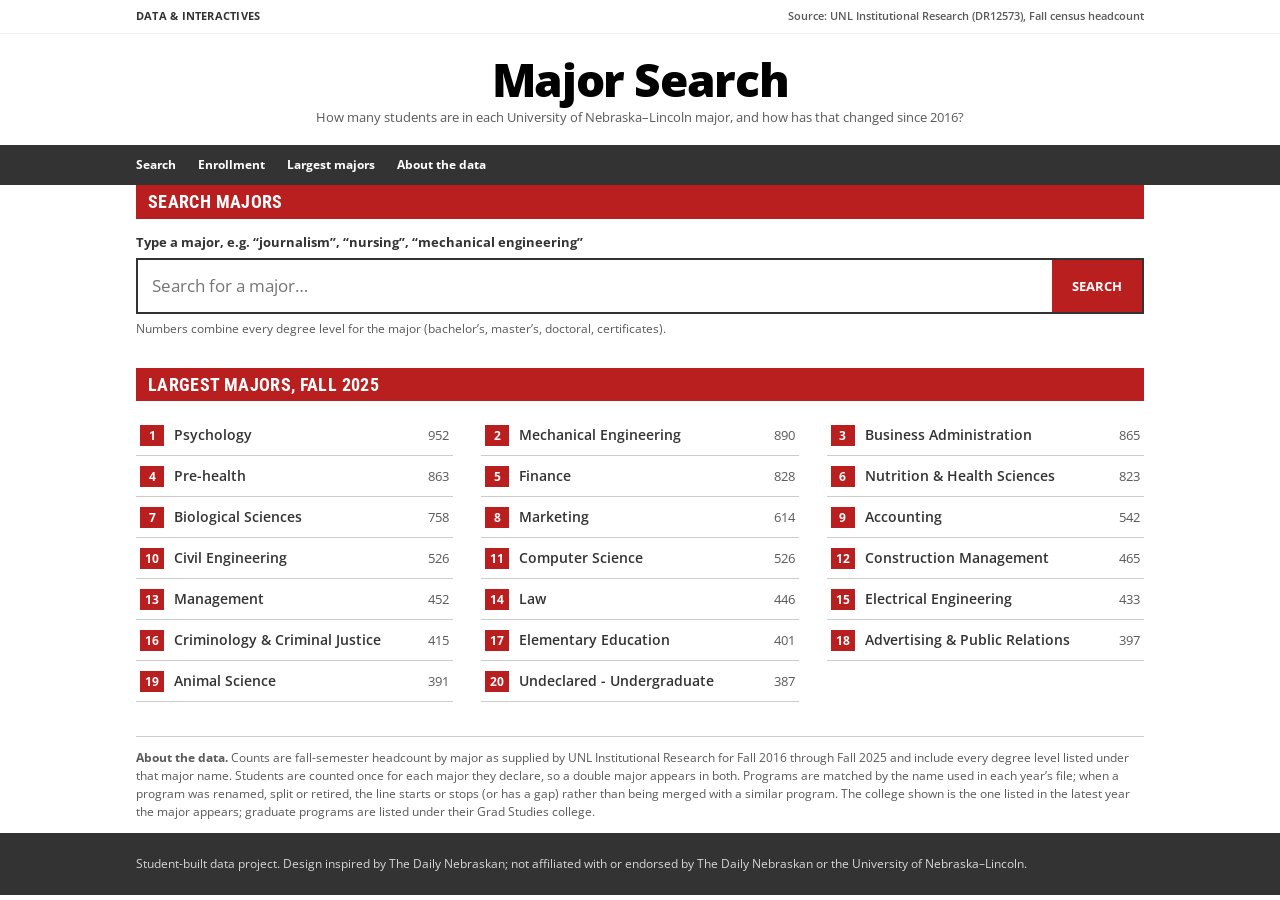
<file: major-search/index.html>
<!doctype html>
<html lang="en">
<head>
<meta charset="utf-8">
<meta name="viewport" content="width=device-width, initial-scale=1">
<title>Major Search | UNL enrollment by major, Fall 2016–Fall 2025</title>
<meta name="description" content="Search any University of Nebraska–Lincoln major to see how many students are enrolled and how that number has changed since Fall 2016.">
<link rel="preconnect" href="https://fonts.googleapis.com">
<link rel="preconnect" href="https://fonts.gstatic.com" crossorigin>
<link href="https://fonts.googleapis.com/css2?family=Open+Sans:wght@400;600;700&family=Roboto+Condensed:wght@700&display=swap" rel="stylesheet">
<style>
  :root {
    --ink: #333333; --ink-soft: #595959; --rule: #cccccc; --wash: #efefef;
    --red: #ba1f1f; --red-dark: #8f1717; --bar: #333333; --white: #ffffff;
  }
  * { box-sizing: border-box; }
  html { -webkit-text-size-adjust: 100%; }
  body { margin: 0; background: var(--white); color: var(--ink);
         font: 400 15px/1.5 "Open Sans", system-ui, "Segoe UI", sans-serif; }
  a { color: var(--red); }
  .wrap { max-width: 1040px; margin: 0 auto; padding: 0 16px; }

  /* Utility strip + masthead */
  .util { font-size: 11px; font-weight: 700; text-transform: uppercase; letter-spacing: .02em;
          border-bottom: 1px solid var(--wash); padding: 8px 0; color: var(--ink); }
  .util .wrap { display: flex; justify-content: space-between; gap: 12px; flex-wrap: wrap; }
  .util span.tag { color: var(--ink-soft); font-weight: 600; text-transform: none; letter-spacing: 0; }
  .masthead { text-align: center; padding: 22px 0 18px; }
  .masthead h1 { margin: 0; font: 800 clamp(30px, 6vw, 46px)/1 "Open Sans", sans-serif;
                 letter-spacing: -.03em; color: #000; }
  .masthead p { margin: 6px 0 0; font-size: 13px; color: var(--ink-soft); }
  nav.bar { background: var(--bar); }
  nav.bar .wrap { display: flex; gap: 22px; padding-top: 11px; padding-bottom: 11px; overflow-x: auto; }
  nav.bar a { color: #fff; font-size: 12px; font-weight: 700; text-decoration: none; white-space: nowrap; }
  nav.bar a:hover, nav.bar a:focus-visible { text-decoration: underline; }

  /* Search */
  main { padding: 26px 0 40px; }
  .section-head { background: var(--red); color: #fff; margin: 0 0 14px; padding: 6px 12px;
                  font: 700 18px/1.2 "Roboto Condensed", sans-serif; text-transform: uppercase; letter-spacing: .02em; }
  .search { position: relative; }
  .search label { display: block; font-weight: 700; font-size: 13px; margin-bottom: 6px; }
  .field { display: flex; border: 2px solid var(--ink); background: #fff; }
  .field:focus-within { border-color: var(--red); }
  .field input { flex: 1; min-width: 0; border: 0; padding: 13px 14px; font: inherit; font-size: 17px;
                 color: var(--ink); background: transparent; outline: none; }
  .field button { border: 0; background: var(--red); color: #fff; font: 700 13px "Open Sans", sans-serif;
                  padding: 0 20px; cursor: pointer; text-transform: uppercase; }
  .field button:hover { background: var(--red-dark); }
  button:focus-visible, a:focus-visible, input:focus-visible, li[role=option]:focus-visible {
    outline: 3px solid #1a73e8; outline-offset: 2px; }
  .hint { font-size: 12px; color: var(--ink-soft); margin: 6px 0 0; }
  ul.results { list-style: none; margin: 0; padding: 0; position: absolute; left: 0; right: 0; z-index: 10;
                background: #fff; border: 2px solid var(--ink); border-top: 0; max-height: 360px; overflow-y: auto;
                box-shadow: 0 8px 18px rgba(0,0,0,.15); }
  ul.results[hidden] { display: none; }
  ul.results li { padding: 10px 14px; cursor: pointer; border-bottom: 1px solid var(--wash);
                  display: flex; justify-content: space-between; gap: 12px; }
  ul.results li:last-child { border-bottom: 0; }
  ul.results li[aria-selected=true], ul.results li:hover { background: var(--wash); }
  ul.results .n { font-weight: 600; }
  ul.results .c { font-size: 12px; color: var(--ink-soft); text-align: right; }
  ul.results .none { cursor: default; color: var(--ink-soft); }
  mark { background: none; color: var(--red); font-weight: 700; }

  /* Result card */
  #detail { margin-top: 26px; }
  #detail[hidden], #browse[hidden] { display: none; }
  .back { border: 0; background: none; padding: 0; margin: 0 0 14px; color: var(--red); font: 700 13px "Open Sans", sans-serif; cursor: pointer; }
  .back:hover { text-decoration: underline; }
  .kicker { font: 700 13px "Open Sans", sans-serif; color: var(--red); text-transform: uppercase; letter-spacing: .03em; margin: 0; }
  #name { font: 700 clamp(26px, 5vw, 38px)/1.1 "Roboto Condensed", sans-serif; margin: 4px 0 4px; color: #000; }
  .college { margin: 0 0 18px; color: var(--ink-soft); font-size: 14px; }
  .college strong { color: var(--ink); }
  .stats { display: grid; grid-template-columns: repeat(auto-fit, minmax(190px, 1fr)); gap: 0; border-top: 3px solid #000;
           border-bottom: 1px solid var(--rule); margin-bottom: 22px; }
  .stat { padding: 14px 16px 14px 0; }
  .stat + .stat { padding-left: 16px; border-left: 1px solid var(--rule); }
  .stat .big { font: 700 clamp(34px, 6vw, 52px)/1 "Roboto Condensed", sans-serif; color: #000; }
  .stat .big.red { color: var(--red); }
  .stat .lbl { font-size: 12px; color: var(--ink-soft); margin-top: 4px; }
  @media (max-width: 560px) { .stat + .stat { border-left: 0; padding-left: 0; border-top: 1px solid var(--rule); } }

  figure { margin: 0 0 8px; }
  figcaption.t { font: 700 20px "Roboto Condensed", sans-serif; text-transform: uppercase; margin-bottom: 4px; }
  figcaption.s { font-size: 12px; color: var(--ink-soft); margin-top: 6px; }
  svg.chart { width: 100%; height: auto; display: block; overflow: visible; }
  .chart text { font-family: "Open Sans", sans-serif; fill: var(--ink-soft); font-size: 12px; }
  .chart .val { fill: var(--ink); font-weight: 700; }
  .chart .grid { stroke: var(--wash); }
  .chart .axis { stroke: var(--rule); }
  .chart .line { fill: none; stroke: var(--red); stroke-width: 3; stroke-linejoin: round; stroke-linecap: round; }
  .chart .area { fill: rgba(186,31,31,.08); }
  .chart .dot { fill: #fff; stroke: var(--red); stroke-width: 2.5; }
  .chart .dot.last { fill: var(--red); }
  .chart .hit { fill: transparent; cursor: default; }
  .chart .gap { stroke: var(--rule); stroke-dasharray: 3 4; }

  details { border-top: 1px solid var(--rule); margin-top: 14px; padding-top: 10px; }
  summary { cursor: pointer; font-weight: 700; font-size: 13px; }
  table { border-collapse: collapse; width: 100%; margin-top: 8px; font-size: 14px; }
  th, td { text-align: left; padding: 6px 8px; border-bottom: 1px solid var(--wash); }
  th { font-size: 12px; text-transform: uppercase; color: var(--ink-soft); }
  td.num, th.num { text-align: right; font-variant-numeric: tabular-nums; }

  /* Browse list */
  #browse { margin-top: 30px; }
  .browse-list { list-style: none; margin: 0; padding: 0; display: grid; gap: 0 28px;
                 grid-template-columns: repeat(auto-fill, minmax(300px, 1fr)); counter-reset: r; }
  .browse-list li { counter-increment: r; border-bottom: 1px solid var(--rule); }
  .browse-list button { all: unset; box-sizing: border-box; cursor: pointer; width: 100%; display: flex; gap: 10px;
                        align-items: baseline; padding: 9px 4px; }
  .browse-list button::before { content: counter(r); background: var(--red); color: #fff; font: 700 12px "Open Sans";
                        min-width: 24px; text-align: center; padding: 2px 0; }
  .browse-list button:hover .bn { text-decoration: underline; }
  .browse-list button:focus-visible { outline: 3px solid #1a73e8; }
  .bn { flex: 1; font-weight: 600; font-size: 14px; }
  .bv { font-variant-numeric: tabular-nums; color: var(--ink-soft); font-size: 13px; }

  .note { font-size: 12px; color: var(--ink-soft); border-top: 1px solid var(--rule); margin-top: 34px; padding-top: 12px; }
  footer { background: var(--bar); color: #fff; padding: 22px 0; font-size: 12px; }
  footer p { margin: 0; color: rgba(255,255,255,.8); }
  .sr { position: absolute; width: 1px; height: 1px; overflow: hidden; clip: rect(0 0 0 0); white-space: nowrap; }
</style>
</head>
<body>

<div class="util"><div class="wrap">
  <span>Data &amp; Interactives</span>
  <span class="tag">Source: UNL Institutional Research (DR12573), Fall census headcount</span>
</div></div>

<header class="masthead">
  <h1>Major Search</h1>
  <p>How many students are in each University of Nebraska–Lincoln major, and how has that changed since 2016?</p>
</header>
<nav class="bar" aria-label="Page sections"><div class="wrap">
  <a href="#search">Search</a><a href="#detail">Enrollment</a><a href="#browse">Largest majors</a><a href="#about">About the data</a>
</div></nav>

<main class="wrap">
  <h2 class="section-head" id="search">Search majors</h2>
  <div class="search">
    <label for="q">Type a major, e.g. “journalism”, “nursing”, “mechanical engineering”</label>
    <div class="field">
      <input id="q" type="search" autocomplete="off" role="combobox" aria-expanded="false"
             aria-controls="list" aria-autocomplete="list" placeholder="Search for a major…">
      <button type="button" id="go">Search</button>
    </div>
    <ul class="results" id="list" role="listbox" aria-label="Matching majors" hidden></ul>
    <p class="hint" id="hint">Numbers combine every degree level for the major (bachelor’s, master’s, doctoral, certificates).</p>
  </div>
  <div class="sr" aria-live="polite" id="live"></div>

  <section id="detail" hidden aria-labelledby="name">
    <button type="button" class="back" id="back">← Back to largest majors</button>
    <p class="kicker" id="kicker"></p>
    <h2 id="name"></h2>
    <p class="college" id="college"></p>
    <div class="stats" id="stats"></div>
    <figure>
      <figcaption class="t">Enrollment trend</figcaption>
      <svg class="chart" id="chart" role="img" viewBox="0 0 720 320"></svg>
      <figcaption class="s" id="chartnote"></figcaption>
    </figure>
    <details><summary>View the numbers as a table</summary>
      <table id="tbl"><thead><tr><th>Fall term</th><th class="num">Students</th><th class="num">Change vs. prior year</th></tr></thead><tbody></tbody></table>
    </details>
  </section>

  <section id="browse">
    <h2 class="section-head">Largest majors, Fall 2025</h2>
    <ol class="browse-list" id="blist"></ol>
  </section>

  <p class="note" id="about"><strong>About the data.</strong> Counts are fall-semester headcount by major as supplied by UNL Institutional Research for
    Fall 2016 through Fall 2025 and include every degree level listed under that major name. Students are counted once for each major
    they declare, so a double major appears in both. Programs are matched by the name used in each year’s file; when a
    program was renamed, split or retired, the line starts or stops (or has a gap) rather than being merged with a similar program.
    The college shown is the one listed in the latest year the major appears; graduate programs are listed under their Grad Studies college.</p>
</main>

<footer><div class="wrap"><p>Student-built data project. Design inspired by The Daily Nebraskan; not affiliated with or endorsed by The Daily Nebraskan or the University of Nebraska–Lincoln.</p></div></footer>

<script>
const YEARS = [2016,2017,2018,2019,2020,2021,2022,2023,2024,2025];
const DATA = {"ACCOUNTANCY":{"c":["Grad Studies - Business"],"v":[55,57,54,41,34,42,53,65,82,71],"u":[0,0,0,0,0,0,0,0,0,0]},"ACCOUNTING":{"c":["Business"],"v":[562,572,547,498,520,492,464,475,502,542],"u":[562,572,547,498,520,492,464,475,502,542]},"ACCOUNTING (RAIKES PROGAM ONLY)":{"c":["Business"],"v":[null,1,null,null,null,null,null,null,null,null],"u":[null,1,null,null,null,null,null,null,null,null]},"ACCOUNTING (RAIKES)":{"c":["Business"],"v":[null,null,null,null,1,1,2,1,1,1],"u":[null,null,null,null,1,1,2,1,1,1]},"ACTING":{"c":["Fine \u0026 Performing Arts"],"v":[null,null,null,null,null,null,13,29,38,43],"u":[null,null,null,null,null,null,13,29,38,43]},"ACTUARIAL SCIENCE":{"c":["Arts \u0026 Sciences","Business","Grad Studies - Business"],"v":[375,392,351,346,325,254,200,169,182,185],"u":[354,374,340,334,314,246,195,164,174,177]},"ACTUARIAL SCIENCE (RAIKES PROGAM ONLY)":{"c":["Business"],"v":[11,5,14,20,null,null,null,null,null,null],"u":[11,5,14,20,null,null,null,null,null,null]},"ACTUARIAL SCIENCE (RAIKES)":{"c":["Business"],"v":[null,null,null,null,15,13,13,12,12,11],"u":[null,null,null,null,15,13,13,12,12,11]},"ADMIN/ADDED ENDORSEMENTS":{"c":["Grad Studies - Education \u0026 Human Sci"],"v":[46,41,38,33,14,2,null,null,null,null],"u":[0,0,0,0,0,0,null,null,null,null]},"ADMINISTRATIVE CERTIFICATION":{"c":["Grad Studies - Education \u0026 Human Sci"],"v":[null,null,null,null,12,21,13,7,11,9],"u":[null,null,null,null,0,0,0,0,0,0]},"ADVANCED HORTICULTURE":{"c":["Grad Studies - Agri Sci \u0026 Natl Res"],"v":[4,1,null,2,1,2,5,3,1,2],"u":[0,0,null,0,0,0,0,0,0,0]},"ADVERTISING \u0026 PUBLIC RELATIONS":{"c":["Journalism \u0026 Mass Comm"],"v":[617,617,582,554,498,419,391,416,423,397],"u":[617,617,582,554,498,419,391,416,423,397]},"AG LEADERSHIP, EDUC AND COMM":{"c":["Agri Sci \u0026 Natl Res"],"v":[null,null,null,null,null,null,28,64,97,110],"u":[null,null,null,null,null,null,28,64,97,110]},"AGRIBUSINESS":{"c":["Agri Sci \u0026 Natl Res","Business"],"v":[272,256,243,222,216,219,212,222,242,218],"u":[272,256,243,222,216,219,212,222,242,218]},"AGRIC \u0026 BIOLOGICAL SYSTEMS ENG":{"c":["Grad Studies - Agri Sci \u0026 Natl Res"],"v":[24,29,26,17,13,24,23,22,14,11],"u":[0,0,0,0,0,0,0,0,0,0]},"AGRICULTURAL \u0026 ENV SCI COMM":{"c":["Agri Sci \u0026 Natl Res"],"v":[32,36,36,41,35,39,37,20,10,2],"u":[32,36,36,41,35,39,37,20,10,2]},"AGRICULTURAL ECONOMICS":{"c":["Agri Sci \u0026 Natl Res","Grad Studies - Agri Sci \u0026 Natl Res"],"v":[166,172,152,155,148,121,111,105,91,96],"u":[132,138,122,123,113,83,75,70,61,71]},"AGRICULTURAL EDUCATION":{"c":["Agri Sci \u0026 Natl Res"],"v":[103,118,125,114,97,86,60,37,17,3],"u":[103,118,125,114,97,86,60,37,17,3]},"AGRICULTURAL ENGINEERING":{"c":["Engineering"],"v":[61,76,72,68,54,47,31,34,42,42],"u":[61,76,72,68,54,47,31,34,42,42]},"AGRICULTURAL JOURNALISM":{"c":["Agri Sci \u0026 Natl Res"],"v":[2,1,null,null,null,null,null,null,null,null],"u":[2,1,null,null,null,null,null,null,null,null]},"AGRICULTURAL SYSTEMS TECH":{"c":["Agri Sci \u0026 Natl Res","Grad Studies - Agri Sci \u0026 Natl Res"],"v":[null,null,null,null,null,null,null,13,21,33],"u":[null,null,null,null,null,null,null,13,21,31]},"AGRONOMY":{"c":["Agri Sci \u0026 Natl Res","Grad Studies - Agri Sci \u0026 Natl Res"],"v":[267,228,218,184,156,166,87,117,165,146],"u":[191,146,140,118,101,102,27,52,87,82]},"AGRONOMY AND HORTICULTURE":{"c":["Grad Studies - Agri Sci \u0026 Natl Res"],"v":[81,74,62,63,49,46,45,43,37,38],"u":[0,0,0,0,0,0,0,0,0,0]},"ANIMAL SCIENCE":{"c":["Agri Sci \u0026 Natl Res","Grad Studies - Agri Sci \u0026 Natl Res"],"v":[416,405,390,410,414,356,347,327,362,391],"u":[338,329,318,338,341,289,281,258,292,322]},"ANTHROPOLOGY":{"c":["Arts \u0026 Sciences","Grad Studies - Arts \u0026 Sciences"],"v":[78,81,72,82,107,84,86,94,97,90],"u":[63,63,53,63,85,64,64,66,62,61]},"APPLIED CLIMATE SCIENCE":{"c":["Agri Sci \u0026 Natl Res"],"v":[1,4,4,5,6,6,2,3,2,1],"u":[1,4,4,5,6,6,2,3,2,1]},"APPLIED SCIENCE":{"c":["Agri Sci \u0026 Natl Res","Grad Studies - Agri Sci \u0026 Natl Res"],"v":[116,120,108,127,92,76,89,85,77,69],"u":[71,64,50,54,37,33,35,27,25,25]},"ARCHITECTURAL ENGINEERING":{"c":["Engineering","Grad Studies - Engineering"],"v":[49,50,58,59,209,213,210,224,212,216],"u":[0,0,0,0,166,165,164,176,164,169]},"ARCHITECTURAL ENGR (OMAHA)":{"c":["Engineering"],"v":[160,172,175,157,null,null,null,null,null,null],"u":[160,172,175,157,null,null,null,null,null,null]},"ARCHITECTURAL STUDIES":{"c":["Architecture"],"v":[142,137,142,150,304,307,307,323,299,330],"u":[142,137,142,150,304,307,307,323,299,330]},"ARCHITECTURE":{"c":["Architecture"],"v":[92,88,96,77,69,67,74,85,82,73],"u":[83,78,86,75,66,63,72,82,82,73]},"ART":{"c":["Fine \u0026 Performing Arts","Grad Studies - Fine \u0026 Performing Arts"],"v":[318,247,158,148,143,153,161,159,154,155],"u":[293,223,137,125,117,130,142,141,134,137]},"ART HISTORY":{"c":["Grad Studies - Fine \u0026 Performing Arts"],"v":[5,5,2,2,2,5,5,3,2,null],"u":[0,0,0,0,0,0,0,0,0,null]},"ART HISTORY AND CRITICISM":{"c":["Fine \u0026 Performing Arts"],"v":[15,10,15,15,17,14,10,8,11,10],"u":[15,10,15,15,17,14,10,8,11,10]},"ATHLETIC TRAINING":{"c":["Grad Studies - Education \u0026 Human Sci"],"v":[121,110,101,84,85,77,36,19,12,10],"u":[121,110,101,84,85,77,36,19,8,0]},"AUDIOLOGY AND HEARING SCIENCE":{"c":["Grad Studies - Education \u0026 Human Sci"],"v":[13,15,27,43,39,32,28,29,27,31],"u":[13,0,0,0,0,0,0,0,0,0]},"BEHAVIOR SPECIALIST":{"c":["Grad Studies - Education \u0026 Human Sci"],"v":[null,2,1,null,null,null,null,null,null,null],"u":[null,0,0,null,null,null,null,null,null,null]},"BIG TEN CONSORTIUM":{"c":["Visitors"],"v":[null,null,null,3,32,null,null,null,null,null],"u":[null,null,null,3,32,null,null,null,null,null]},"BIOCHEMISTRY":{"c":["Agri Sci \u0026 Natl Res","Arts \u0026 Sciences","Grad Studies - Agri Sci \u0026 Natl Res"],"v":[300,317,336,371,362,368,394,366,385,365],"u":[268,284,304,339,331,337,359,333,351,329]},"BIOLOGICAL ENGINEERING":{"c":["Grad Studies - Agri Sci \u0026 Natl Res"],"v":[16,24,34,30,31,30,20,25,31,36],"u":[0,0,0,0,0,0,0,0,0,0]},"BIOLOGICAL SCIENCES":{"c":["Arts \u0026 Sciences","Grad Studies - Arts \u0026 Sciences"],"v":[668,682,677,634,668,692,678,718,717,758],"u":[599,607,596,552,592,617,607,658,664,694]},"BIOLOGICAL SYSTEMS ENGINEERING":{"c":["Engineering"],"v":[241,237,223,194,201,181,175,162,150,150],"u":[241,237,223,194,201,181,175,162,150,150]},"BIOLOGY":{"c":["Education \u0026 Human Sci"],"v":[4,2,9,8,7,4,1,null,null,null],"u":[4,2,9,8,7,4,1,null,null,null]},"BIOMEDICAL ENGINEERING":{"c":["Grad Studies - Engineering"],"v":[null,null,null,null,null,null,18,17,12,19],"u":[null,null,null,null,null,null,0,0,0,0]},"BROADCASTING":{"c":["Journalism \u0026 Mass Comm"],"v":[202,179,163,140,137,116,128,115,122,152],"u":[202,179,163,140,137,116,128,115,122,152]},"BUSINESS":{"c":["Grad Studies - Business"],"v":[361,427,417,417,425,428,352,366,356,343],"u":[0,0,0,0,0,0,0,0,0,0]},"BUSINESS ADMIN (RAIKES)":{"c":["Business"],"v":[null,null,null,null,null,null,1,2,6,3],"u":[null,null,null,null,null,null,1,2,6,3]},"BUSINESS ADMINISTRATION":{"c":["Business"],"v":[938,942,917,879,908,886,930,890,889,865],"u":[938,942,917,879,908,886,930,890,889,865]},"BUSINESS ADMINISTRATION(RAIKES PROGAM ONLY)":{"c":["Business"],"v":[1,null,1,null,null,null,null,null,null,null],"u":[1,null,1,null,null,null,null,null,null,null]},"BUSINESS ANALYTICS":{"c":["Business","Grad Studies - Business"],"v":[12,14,22,43,79,75,42,42,61,101],"u":[0,0,0,0,0,0,0,0,0,39]},"BUSINESS ANALYTICS (RAIKES)":{"c":["Business"],"v":[null,null,null,null,null,null,null,null,null,2],"u":[null,null,null,null,null,null,null,null,null,2]},"BUSINESS AND LAW":{"c":["Business"],"v":[null,null,null,null,null,null,39,90,141,179],"u":[null,null,null,null,null,null,39,90,141,179]},"BUSINESS AND LAW (RAIKES)":{"c":["Business"],"v":[null,null,null,null,null,null,1,null,null,1],"u":[null,null,null,null,null,null,1,null,null,1]},"BUSINESS, MARKETING \u0026 IT":{"c":["Education \u0026 Human Sci"],"v":[6,8,14,28,22,14,5,1,null,null],"u":[6,8,14,28,22,14,5,1,null,null]},"CERTIFICATE":{"c":["Education \u0026 Human Sci"],"v":[null,null,null,1,1,1,null,null,null,null],"u":[null,null,null,1,1,1,null,null,null,null]},"CHEMICAL \u0026 BIOMOLECULAR ENGR":{"c":["Grad Studies - Engineering"],"v":[18,23,24,19,19,17,20,27,29,30],"u":[0,0,0,0,0,0,0,0,0,0]},"CHEMICAL ENGINEERING":{"c":["Engineering","Grad Studies - Engineering"],"v":[295,256,217,199,194,170,176,169,157,167],"u":[293,254,212,195,192,168,174,167,155,166]},"CHEMISTRY":{"c":["Arts \u0026 Sciences","Grad Studies - Arts \u0026 Sciences"],"v":[241,234,237,214,200,210,191,191,179,196],"u":[124,119,129,112,106,115,102,88,75,83]},"CHILD, YOUTH \u0026 FAMILY STUDIES":{"c":["Grad Studies - Education \u0026 Human Sci"],"v":[99,106,101,100,88,64,66,73,75,74],"u":[1,0,0,0,0,0,0,0,0,0]},"CHLD,YTH \u0026 FAM STDIES(HUM DEV)":{"c":["Education \u0026 Human Sci"],"v":[null,null,null,null,8,3,null,null,null,null],"u":[null,null,null,null,8,3,null,null,null,null]},"CHLD,YTH\u0026FAM STDIES(FAM\u0026CONS)":{"c":["Education \u0026 Human Sci"],"v":[null,null,null,null,1,null,null,null,null,null],"u":[null,null,null,null,1,null,null,null,null,null]},"CHLD,YTH\u0026FAM STUDIES":{"c":["Education \u0026 Human Sci"],"v":[null,null,225,345,403,367,374,342,341,359],"u":[null,null,225,345,403,367,374,342,341,359]},"CHROMATOGRAPHY \u0026 ANLYTCAL SEP":{"c":["Grad Studies - Arts \u0026 Sciences"],"v":[null,null,null,null,null,null,null,null,null,1],"u":[null,null,null,null,null,null,null,null,null,0]},"CIVIL ENGINEERING":{"c":["Engineering","Grad Studies - Engineering"],"v":[371,399,390,361,514,516,488,447,481,526],"u":[272,296,301,271,423,422,389,353,379,425]},"CIVIL ENGINEERING (OMAHA)":{"c":["Engineering"],"v":[228,213,201,190,null,null,null,null,null,null],"u":[228,213,201,190,null,null,null,null,null,null]},"CLASSICAL LANGUAGES":{"c":["Arts \u0026 Sciences"],"v":[4,2,2,1,1,null,null,null,null,null],"u":[4,2,2,1,1,null,null,null,null,null]},"CLASSICS AND RELIGIOUS STUDIES":{"c":["Arts \u0026 Sciences"],"v":[25,39,37,25,22,19,17,19,11,12],"u":[25,39,37,25,22,19,17,19,11,12]},"COMM SCIENCES \u0026 DISORDERS":{"c":["Education \u0026 Human Sci"],"v":[null,null,118,187,193,189,170,157,144,142],"u":[null,null,118,187,193,189,170,157,144,142]},"COMMUNICATION STUDIES":{"c":["Arts \u0026 Sciences","Grad Studies - Arts \u0026 Sciences"],"v":[178,161,181,160,154,147,139,133,105,99],"u":[151,135,155,133,127,118,114,107,81,75]},"COMMUNITY \u0026 REGIONAL PLANNING":{"c":["Grad Studies - Architecture"],"v":[36,32,31,20,12,27,24,23,29,32],"u":[0,0,0,0,0,0,0,0,0,0]},"COMMUNITY COLLEGE LEADERSHIP":{"c":["Grad Studies - Education \u0026 Human Sci"],"v":[5,7,5,6,4,1,1,2,1,2],"u":[0,0,0,0,0,0,0,0,0,0]},"COMPLEX BIOSYSTEMS":{"c":["Grad Studies"],"v":[null,7,14,20,21,24,27,31,32,34],"u":[null,0,0,0,0,0,0,0,0,0]},"COMPUTER ENGINEERING":{"c":["Engineering"],"v":[196,195,183,135,242,223,216,210,194,197],"u":[196,195,183,135,242,223,216,210,194,197]},"COMPUTER ENGINEERING (OMAHA)":{"c":["Engineering"],"v":[95,103,104,102,null,null,null,null,null,null],"u":[95,103,104,102,null,null,null,null,null,null]},"COMPUTER ENGINEERING (RAIKES)":{"c":["Engineering"],"v":[null,null,null,12,2,5,2,1,4,6],"u":[null,null,null,12,2,5,2,1,4,6]},"COMPUTER SCIENCE":{"c":["Arts \u0026 Sciences","Engineering","Grad Studies - Engineering"],"v":[616,643,604,573,584,546,590,662,634,526],"u":[506,538,507,478,490,442,490,556,527,422]},"COMPUTER SCIENCE (RAIKES)":{"c":["Engineering"],"v":[null,null,52,54,75,85,84,76,80,83],"u":[null,null,52,54,75,85,84,76,80,83]},"CONSTRUCTION":{"c":["Grad Studies - Engineering"],"v":[1,null,null,null,null,null,null,null,null,null],"u":[0,null,null,null,null,null,null,null,null,null]},"CONSTRUCTION ENGINEERING":{"c":["Engineering"],"v":[29,28,21,24,50,46,42,55,60,62],"u":[29,28,21,24,50,46,42,55,60,62]},"CONSTRUCTION ENGINEERING \u0026 MNG":{"c":["Grad Studies - Engineering"],"v":[1,6,8,6,11,14,11,12,11,13],"u":[0,0,0,0,0,0,0,0,0,0]},"CONSTRUCTION ENGR (OMAHA)":{"c":["Engineering"],"v":[24,26,21,21,null,null,null,null,null,null],"u":[24,26,21,21,null,null,null,null,null,null]},"CONSTRUCTION MANAGEMENT":{"c":["Engineering"],"v":[179,198,193,208,351,340,373,377,423,465],"u":[179,198,193,208,351,340,373,377,423,465]},"CONSTRUCTION MANAGEMNT (OMAHA)":{"c":["Engineering"],"v":[91,81,80,95,null,null,null,null,null,null],"u":[91,81,80,95,null,null,null,null,null,null]},"CREDIT IEP PROGRAM":{"c":["Explore Center Undergraduate"],"v":[101,72,54,40,15,2,null,null,null,null],"u":[101,72,54,40,15,2,null,null,null,null]},"CRIMINOLOGY \u0026 CRIMINAL JUSTICE":{"c":["UNO - Public Affairs \u0026 Comm Service"],"v":[null,null,null,null,null,null,null,379,396,415],"u":[null,null,null,null,null,null,null,379,396,415]},"CYAF-(CHILD DEV/EARLY CHILDHOOD ED)":{"c":["Education \u0026 Human Sci"],"v":[2,null,null,null,null,null,null,null,null,null],"u":[2,null,null,null,null,null,null,null,null,null]},"CYAF-(EARLY CHILDHOOD IN A MOBILE SOCIETY)":{"c":["Education \u0026 Human Sci"],"v":[1,1,null,null,null,null,null,null,null,null],"u":[1,1,null,null,null,null,null,null,null,null]},"CYAF-(FAM \u0026 CONSUMER SCI ED)":{"c":["Education \u0026 Human Sci"],"v":[9,9,8,3,null,null,null,null,null,null],"u":[9,9,8,3,null,null,null,null,null,null]},"CYAF-(FAMILY \u0026 CONS SCI/JMC)":{"c":["Education \u0026 Human Sci"],"v":[4,1,null,null,null,null,null,null,null,null],"u":[4,1,null,null,null,null,null,null,null,null]},"CYAF-(FAMILY SCIENCE)":{"c":["Education \u0026 Human Sci"],"v":[288,304,134,58,null,null,null,null,null,null],"u":[288,304,134,58,null,null,null,null,null,null]},"CYAF-(INCLUSIVE EARLY CHILDHOOD EDUCATION)":{"c":["Education \u0026 Human Sci"],"v":[32,32,18,3,null,null,null,null,null,null],"u":[32,32,18,3,null,null,null,null,null,null]},"DANCE":{"c":["Fine \u0026 Performing Arts"],"v":[21,21,16,18,23,25,25,26,27,24],"u":[21,21,16,18,23,25,25,26,27,24]},"DATA SCIENCE":{"c":["Agri Sci \u0026 Natl Res","Arts \u0026 Sciences","Engineering"],"v":[null,null,null,null,null,null,null,26,60,72],"u":[null,null,null,null,null,null,null,26,60,72]},"DIGITAL HUMANITIES":{"c":["Grad Studies - Arts \u0026 Sciences"],"v":[1,1,2,4,1,null,1,1,1,1],"u":[0,0,0,0,0,null,0,0,0,0]},"EARLY CHILDHOOD \u0026FAMILY POLICY":{"c":["Grad Studies - Education \u0026 Human Sci"],"v":[null,null,null,null,null,null,null,null,1,1],"u":[null,null,null,null,null,null,null,null,0,0]},"EARLY CHILDHOOD SPECIAL EDUC":{"c":["Grad Studies - Education \u0026 Human Sci"],"v":[7,7,7,6,7,5,null,1,2,null],"u":[0,0,0,0,0,0,null,0,0,null]},"EARLY LITERACY":{"c":["Grad Studies - Education \u0026 Human Sci"],"v":[null,null,2,1,null,null,null,null,null,null],"u":[null,null,0,0,null,null,null,null,null,null]},"EARTH \u0026 ATMOSPHERIC SCIENCES":{"c":["Grad Studies - Arts \u0026 Sciences"],"v":[44,40,41,36,35,38,32,38,33,30],"u":[0,0,0,0,0,0,0,0,0,0]},"EARTH \u0026 SPACE SCIENCE 7-12":{"c":["Education \u0026 Human Sci"],"v":[null,null,2,7,4,2,null,null,null,null],"u":[null,null,2,7,4,2,null,null,null,null]},"ECONOMICS":{"c":["Arts \u0026 Sciences","Business","Grad Studies - Business"],"v":[260,286,274,255,205,175,163,156,131,137],"u":[244,273,261,242,193,165,152,145,118,121]},"ECONOMICS (RAIKES PROGAM ONLY)":{"c":["Business"],"v":[2,1,1,1,null,null,null,null,null,null],"u":[2,1,1,1,null,null,null,null,null,null]},"ECONOMICS (RAIKES)":{"c":["Business"],"v":[null,null,null,null,4,2,5,4,1,1],"u":[null,null,null,null,4,2,5,4,1,1]},"EDUC ADMIN \u0026 SUPERVISION":{"c":["Grad Studies - Education \u0026 Human Sci"],"v":[7,4,5,2,2,1,null,null,null,null],"u":[0,0,0,0,0,0,null,null,null,null]},"EDUCATIONAL ADMIN (UNL-UNK)":{"c":["Grad Studies - Education \u0026 Human Sci"],"v":[null,null,4,4,8,null,null,null,null,null],"u":[null,null,0,0,0,null,null,null,null,null]},"EDUCATIONAL ADMIN (UNL-UNO)":{"c":["Grad Studies - Education \u0026 Human Sci"],"v":[54,51,45,32,21,null,null,null,null,null],"u":[0,0,0,0,0,null,null,null,null,null]},"EDUCATIONAL ADMINISTRATION":{"c":["Grad Studies - Education \u0026 Human Sci"],"v":[167,163,156,148,120,150,154,160,147,137],"u":[0,0,0,0,0,0,0,0,0,0]},"EDUCATIONAL NEUROSCIENCE":{"c":["Grad Studies - Education \u0026 Human Sci"],"v":[null,null,null,null,null,null,1,null,null,null],"u":[null,null,null,null,null,null,0,null,null,null]},"EDUCATIONAL PSYCHOLOGY":{"c":["Grad Studies - Education \u0026 Human Sci"],"v":[31,27,38,46,50,64,78,94,103,108],"u":[0,0,0,0,0,0,0,0,0,0]},"EDUCATIONAL STUDIES":{"c":["Grad Studies - Education \u0026 Human Sci"],"v":[244,228,206,201,166,176,157,135,131,133],"u":[0,0,0,0,0,0,0,0,0,0]},"ELECTRICAL ENGINEERING":{"c":["Engineering","Grad Studies - Engineering"],"v":[312,286,262,251,298,328,333,355,380,433],"u":[226,207,199,188,242,268,273,301,337,389]},"ELECTRICAL ENGINEERING (OMAHA)":{"c":["Engineering"],"v":[59,104,97,95,null,null,null,null,null,null],"u":[59,104,97,95,null,null,null,null,null,null]},"ELECTRONICS ENGINEERING":{"c":["Engineering"],"v":[null,null,null,null,1,null,null,null,null,null],"u":[null,null,null,null,1,null,null,null,null,null]},"ELECTRONICS ENGR (OMAHA)":{"c":["Engineering"],"v":[57,23,7,2,null,null,null,null,null,null],"u":[57,23,7,2,null,null,null,null,null,null]},"ELEM EDUC \u0026 EARLY CHILD EDUC":{"c":["Education \u0026 Human Sci"],"v":[33,30,50,64,63,64,60,45,51,46],"u":[33,30,50,64,63,64,60,45,51,46]},"ELEM EDUC \u0026 SPECIAL EDUC K-6":{"c":["Education \u0026 Human Sci"],"v":[94,88,122,145,133,105,109,94,91,81],"u":[94,88,122,145,133,105,109,94,91,81]},"ELEMENTARY EDUCATION":{"c":["Education \u0026 Human Sci"],"v":[209,211,308,417,458,445,423,396,408,401],"u":[209,211,308,417,458,445,423,396,408,401]},"EMERGING MEDIA ARTS":{"c":["Fine \u0026 Performing Arts"],"v":[null,null,null,31,65,98,123,131,139,137],"u":[null,null,null,31,65,98,123,131,139,137]},"ENGINEERING":{"c":["Grad Studies - Engineering"],"v":[100,103,100,88,82,83,78,80,88,72],"u":[0,0,0,0,0,0,0,0,0,0]},"ENGINEERING GENERAL":{"c":["Engineering"],"v":[null,null,null,null,28,28,24,16,23,13],"u":[null,null,null,null,28,28,24,16,23,13]},"ENGINEERING MANAGEMENT":{"c":["Grad Studies - Engineering"],"v":[30,51,49,55,82,93,83,74,100,101],"u":[0,0,0,0,0,0,0,0,0,0]},"ENGLISH":{"c":["Arts \u0026 Sciences","Grad Studies - Arts \u0026 Sciences"],"v":[313,304,294,284,286,256,250,245,223,190],"u":[216,217,211,205,215,183,176,170,153,121]},"ENGLISH LANGUAGE ARTS":{"c":["Education \u0026 Human Sci"],"v":[21,29,28,33,29,13,5,1,null,null],"u":[21,29,28,33,29,13,5,1,null,null]},"ENTOMOLOGY":{"c":["Grad Studies - Agri Sci \u0026 Natl Res"],"v":[74,72,76,67,85,78,77,75,73,73],"u":[0,0,0,0,0,0,0,0,0,0]},"ENVIRONMENTAL ENGINEERING":{"c":["Engineering","Grad Studies - Engineering"],"v":[10,7,5,11,11,6,24,40,61,66],"u":[0,0,0,0,0,0,21,38,56,62]},"ENVIRONMENTAL RESTORATION SCI":{"c":["Agri Sci \u0026 Natl Res"],"v":[15,25,31,36,24,6,2,1,null,null],"u":[15,25,31,36,24,6,2,1,null,null]},"ENVIRONMENTAL SCIENCE":{"c":["Agri Sci \u0026 Natl Res"],"v":[null,null,null,null,8,33,57,68,60,49],"u":[null,null,null,null,8,33,57,68,60,49]},"ENVIRONMENTAL STUDIES":{"c":["Agri Sci \u0026 Natl Res","Arts \u0026 Sciences"],"v":[86,88,110,108,98,79,80,48,23,10],"u":[86,88,110,108,98,79,80,48,23,10]},"ENVR \u0026 SUSTAINABILITY STUDIES":{"c":["Agri Sci \u0026 Natl Res","Arts \u0026 Sciences"],"v":[null,null,null,null,null,null,null,21,36,50],"u":[null,null,null,null,null,null,null,21,36,50]},"ETHNIC STUDIES":{"c":["Arts \u0026 Sciences"],"v":[14,10,13,4,7,7,6,4,7,5],"u":[14,10,13,4,7,7,6,4,7,5]},"EXCHANGE STUDENT":{"c":["Grad Studies"],"v":[2,1,2,null,1,2,3,1,1,null],"u":[0,0,0,null,0,0,0,0,0,null]},"FAMILY FINANCIAL PLANNING":{"c":["Grad Studies - Education \u0026 Human Sci"],"v":[2,null,6,3,5,2,3,3,2,1],"u":[0,null,0,0,0,0,0,0,0,0]},"FILM STUDIES":{"c":["Arts \u0026 Sciences"],"v":[32,35,38,43,47,50,53,49,55,45],"u":[32,35,38,43,47,50,53,49,55,45]},"FINANCE":{"c":["Business","Grad Studies - Business"],"v":[552,601,639,739,711,712,696,693,745,828],"u":[552,601,636,728,704,701,683,675,729,814]},"FINANCE - BANKING \u0026 FIN INST":{"c":["Business"],"v":[12,null,1,null,null,null,null,null,null,null],"u":[12,null,1,null,null,null,null,null,null,null]},"FINANCE - CFA INVESTMENTS":{"c":["Business"],"v":[12,13,6,1,null,null,null,null,null,null],"u":[12,13,6,1,null,null,null,null,null,null]},"FINANCE - RISK MNGT/INSURANCE":{"c":["Business"],"v":[2,null,null,null,null,null,null,null,null,null],"u":[2,null,null,null,null,null,null,null,null,null]},"FINANCE (BANKING \u0026 RISK MNGT)":{"c":["Business"],"v":[12,16,17,2,null,null,null,null,null,null],"u":[12,16,17,2,null,null,null,null,null,null]},"FINANCE (RAIKES PROGAM ONLY)":{"c":["Business"],"v":[4,4,5,3,null,null,null,null,null,null],"u":[4,4,5,3,null,null,null,null,null,null]},"FINANCE (RAIKES)":{"c":["Business"],"v":[null,null,null,null,1,4,6,7,5,3],"u":[null,null,null,null,1,4,6,7,5,3]},"FINANCIAL ANALYTICS":{"c":["Grad Studies - Business"],"v":[null,null,null,null,null,null,1,null,null,null],"u":[null,null,null,null,null,null,0,null,null,null]},"FINANCIAL COMMUNICATIONS":{"c":["Grad Studies - Journalism \u0026 Mass Comm"],"v":[null,null,null,null,1,3,1,null,null,null],"u":[null,null,null,null,0,0,0,null,null,null]},"FINANCIAL COUNSELING":{"c":["Grad Studies - Education \u0026 Human Sci"],"v":[null,null,null,null,null,null,null,null,1,null],"u":[null,null,null,null,null,null,null,null,0,null]},"FISHERIES AND WILDLIFE":{"c":["Agri Sci \u0026 Natl Res"],"v":[191,202,225,241,261,234,229,252,235,207],"u":[191,202,225,241,261,234,229,252,235,207]},"FLORICULTURE \u0026 NURSERY PRD MGT":{"c":["Grad Studies - Agri Sci \u0026 Natl Res"],"v":[1,1,null,1,null,1,1,null,null,null],"u":[0,0,null,0,null,0,0,null,null,null]},"FOOD SAFETY AND DEFENSE":{"c":["Grad Studies - Agri Sci \u0026 Natl Res"],"v":[3,2,1,2,4,2,1,1,2,1],"u":[0,0,0,0,0,0,0,0,0,0]},"FOOD SCIENCE AND TECHNOLOGY":{"c":["Agri Sci \u0026 Natl Res","Grad Studies - Agri Sci \u0026 Natl Res"],"v":[138,116,166,167,169,151,133,131,132,115],"u":[70,56,109,99,99,85,69,70,74,65]},"FOOD TECH FOR COMPANION ANIMAL":{"c":["Agri Sci \u0026 Natl Res"],"v":[3,1,1,2,2,1,1,null,null,null],"u":[3,1,1,2,2,1,1,null,null,null]},"FORENSIC ANTHROPOLOGY":{"c":["Grad Studies - Arts \u0026 Sciences"],"v":[null,null,null,null,2,2,null,1,1,4],"u":[null,null,null,null,0,0,null,0,0,0]},"FORENSIC SCIENCE":{"c":["Agri Sci \u0026 Natl Res"],"v":[129,125,113,153,157,198,232,246,240,272],"u":[129,125,113,153,157,198,232,246,240,272]},"FRENCH":{"c":["Arts \u0026 Sciences"],"v":[14,20,22,25,18,17,10,13,15,10],"u":[14,20,22,25,18,17,10,13,15,10]},"GENERAL - CASNR":{"c":["Agri Sci \u0026 Natl Res"],"v":[4,5,3,3,3,4,3,7,3,null],"u":[4,5,3,3,3,4,3,7,3,null]},"GEOGRAPHIC INFORMATION SCIENCE":{"c":["Grad Studies - Arts \u0026 Sciences"],"v":[null,null,null,null,null,null,1,2,1,null],"u":[null,null,null,null,null,null,0,0,0,null]},"GEOGRAPHY":{"c":["Arts \u0026 Sciences","Grad Studies - Arts \u0026 Sciences"],"v":[48,54,43,36,28,28,34,37,31,33],"u":[27,37,28,21,16,14,17,15,15,19]},"GEOLOGY":{"c":["Arts \u0026 Sciences"],"v":[53,52,49,49,40,32,39,33,36,35],"u":[53,52,49,49,40,32,39,33,36,35]},"GERMAN":{"c":["Arts \u0026 Sciences"],"v":[15,13,18,17,16,13,10,8,6,4],"u":[15,13,18,17,16,13,10,8,6,4]},"GLOBAL INTEGRATIVE STUDIES":{"c":["Grad Studies - Arts \u0026 Sciences"],"v":[null,null,null,null,null,null,null,null,2,8],"u":[null,null,null,null,null,null,null,null,0,0]},"GLOBAL STUDIES":{"c":["Arts \u0026 Sciences"],"v":[151,149,138,114,95,87,78,71,75,52],"u":[151,149,138,114,95,87,78,71,75,52]},"GRADUATE VISITING CONSORTIUM":{"c":["Grad Studies"],"v":[90,146,131,145,166,178,113,101,96,131],"u":[0,0,0,0,0,0,0,0,0,0]},"GRAPHIC ARTS":{"c":["Fine \u0026 Performing Arts"],"v":[null,null,null,null,null,null,null,null,null,3],"u":[null,null,null,null,null,null,null,null,null,3]},"GRAPHIC DESIGN":{"c":["Fine \u0026 Performing Arts"],"v":[null,71,156,183,197,190,213,206,193,168],"u":[null,71,156,183,197,190,213,206,193,168]},"GRASSLAND ECOLOGY \u0026 MANAGEMENT":{"c":["Agri Sci \u0026 Natl Res"],"v":[5,4,3,6,4,3,2,null,null,null],"u":[5,4,3,6,4,3,2,null,null,null]},"GRASSLAND MANAGEMENT":{"c":["Grad Studies - Agri Sci \u0026 Natl Res"],"v":[6,null,4,2,null,null,1,2,null,2],"u":[0,null,0,0,null,null,0,0,null,0]},"GRASSLAND SYSTEMS":{"c":["Agri Sci \u0026 Natl Res"],"v":[null,null,null,null,null,4,6,10,11,8],"u":[null,null,null,null,null,4,6,10,11,8]},"GRAZING LIVESTOCK SYSTEMS":{"c":["Agri Sci \u0026 Natl Res"],"v":[13,12,12,7,8,6,1,null,null,null],"u":[13,12,12,7,8,6,1,null,null,null]},"GREAT PLAINS STUDIES PROGRAM":{"c":["Arts \u0026 Sciences"],"v":[2,1,null,1,1,null,null,null,null,null],"u":[2,1,null,1,1,null,null,null,null,null]},"HISTORY":{"c":["Arts \u0026 Sciences","Grad Studies - Arts \u0026 Sciences"],"v":[190,191,199,173,165,148,142,147,148,150],"u":[145,142,160,137,130,120,113,120,120,123]},"HORTICULTURE":{"c":["Grad Studies - Agri Sci \u0026 Natl Res"],"v":[56,45,59,61,60,60,13,4,4,1],"u":[52,39,53,56,55,54,10,3,2,0]},"HOSPIT, REST \u0026 TOUR MNGT":{"c":["Education \u0026 Human Sci"],"v":[181,1,null,null,null,null,null,null,null,null],"u":[181,1,null,null,null,null,null,null,null,null]},"HOSPIT, REST \u0026 TOUR MNGT (ANR)":{"c":["Agri Sci \u0026 Natl Res"],"v":[null,null,null,null,27,18,10,3,null,null],"u":[null,null,null,null,27,18,10,3,null,null]},"HOSPIT, REST \u0026 TOUR MNGT (EHS)":{"c":["Education \u0026 Human Sci"],"v":[null,162,165,141,126,132,105,86,94,99],"u":[null,162,165,141,126,132,105,86,94,99]},"HRTM-(ECOTOURISM/PARKS \u0026RECREATION OPTIONS ONLY)":{"c":["Agri Sci \u0026 Natl Res"],"v":[36,37,26,21,null,null,null,null,null,null],"u":[36,37,26,21,null,null,null,null,null,null]},"HUMAN RESOURCE MANAGEMENT":{"c":["Grad Studies - Business"],"v":[null,null,null,null,6,10,7,5,3,5],"u":[null,null,null,null,0,0,0,0,0,0]},"HUMAN SCIENCES":{"c":["Grad Studies - Education \u0026 Human Sci"],"v":[84,90,101,94,85,86,88,76,71,68],"u":[0,0,0,0,0,0,0,0,0,0]},"INDIVIDUALIZED PROG OF STUDIES":{"c":["Arts \u0026 Sciences"],"v":[1,2,1,5,7,4,2,null,2,5],"u":[1,2,1,5,7,4,2,null,2,5]},"INFORMATION TECHNOLOGY":{"c":["Grad Studies - Arts \u0026 Sciences"],"v":[1,1,1,1,null,null,null,null,null,null],"u":[0,0,0,0,null,null,null,null,null,null]},"INITIAL TEACHER CERTIFICATION":{"c":["Grad Studies - Education \u0026 Human Sci"],"v":[7,21,10,11,4,2,null,null,null,null],"u":[0,0,0,0,0,0,null,null,null,null]},"INSECT SCIENCE":{"c":["Agri Sci \u0026 Natl Res"],"v":[16,14,14,11,14,26,19,21,21,22],"u":[16,14,14,11,14,26,19,21,21,22]},"INTEGRATED SCIENCE":{"c":["Agri Sci \u0026 Natl Res"],"v":[56,107,158,197,152,100,67,6,10,13],"u":[56,107,158,197,152,100,67,6,10,13]},"INTEGRATIVE BIOMEDICAL SCIENCE":{"c":["Grad Studies - Agri Sci \u0026 Natl Res"],"v":[13,11,7,7,11,10,8,7,8,7],"u":[0,0,0,0,0,0,0,0,0,0]},"INTERCAMPUS - KEARNEY GRADUATE":{"c":["Grad Studies"],"v":[11,5,3,10,9,6,3,3,13,6],"u":[0,0,0,0,0,0,0,0,0,0]},"INTERCAMPUS - NCTA UNDERGRAD":{"c":["Intercampus"],"v":[null,null,null,null,null,null,null,null,null,1],"u":[null,null,null,null,null,null,null,null,null,1]},"INTERCAMPUS - OMAHA GRADUATE":{"c":["Grad Studies"],"v":[10,12,10,4,4,3,4,5,2,1],"u":[0,0,0,0,0,0,0,0,0,0]},"INTERCAMPUS - UNK UNDERGRAD":{"c":["Intercampus"],"v":[4,2,2,2,null,null,1,1,null,3],"u":[4,2,2,2,null,null,1,1,null,3]},"INTERCAMPUS - UNMC GRADUATE":{"c":["Grad Studies"],"v":[null,null,null,null,null,null,null,7,5,6],"u":[null,null,null,null,null,null,null,0,0,0]},"INTERCAMPUS - UNMC UNDERGRAD":{"c":["Intercampus"],"v":[null,null,null,1,null,1,null,null,null,null],"u":[null,null,null,1,null,1,null,null,null,null]},"INTERCAMPUS - UNO UNDERGRAD":{"c":["Intercampus"],"v":[4,10,6,5,3,5,8,12,4,5],"u":[4,10,6,5,3,5,8,12,4,5]},"INTERDISCIPLINARY LIFE SCIENCE":{"c":["Grad Studies"],"v":[6,4,1,null,null,null,null,null,null,null],"u":[0,0,0,null,null,null,null,null,null,null]},"INTERDISCIPLINARY STUDIES(ENG)":{"c":["Engineering"],"v":[null,null,null,null,null,null,null,null,null,1],"u":[null,null,null,null,null,null,null,null,null,1]},"INTERDISCIPLINARY STUDIES(FPA)":{"c":["Fine \u0026 Performing Arts"],"v":[null,null,null,1,1,null,1,1,null,null],"u":[null,null,null,1,1,null,1,1,null,null]},"INTERIOR DESIGN":{"c":["Architecture"],"v":[72,71,77,72,131,159,146,161,152,145],"u":[72,71,77,72,131,159,146,161,152,145]},"INTERNATIONAL BUSINESS":{"c":["Business"],"v":[106,136,143,150,122,112,87,91,91,89],"u":[106,136,143,150,122,112,87,91,91,89]},"INTERNET OF THINGS":{"c":["Grad Studies - Engineering"],"v":[null,null,null,null,null,null,null,null,null,1],"u":[null,null,null,null,null,null,null,null,null,0]},"JOURNALISM":{"c":["Journalism \u0026 Mass Comm"],"v":[230,224,191,178,173,157,137,125,111,125],"u":[230,224,191,178,173,157,137,125,111,125]},"JOURNALISM \u0026 MASS COMM":{"c":["Grad Studies - Journalism \u0026 Mass Comm"],"v":[34,53,57,73,64,77,51,50,39,33],"u":[0,0,0,0,0,0,0,0,0,0]},"K-3 MATHEMATICS SPECIALIST":{"c":["Grad Studies - Education \u0026 Human Sci"],"v":[55,null,18,2,11,null,3,null,18,5],"u":[0,null,0,0,0,null,0,null,0,0]},"LANDSCAPE ARCHITECTURE":{"c":["Architecture"],"v":[20,26,28,31,34,32,30,36,42,41],"u":[20,26,28,31,34,32,30,36,42,41]},"LATIN":{"c":["Education \u0026 Human Sci"],"v":[null,null,null,null,1,null,null,null,null,null],"u":[null,null,null,null,1,null,null,null,null,null]},"LATIN AMERICAN STUDIES":{"c":["Arts \u0026 Sciences"],"v":[1,null,null,null,null,null,null,null,null,null],"u":[1,null,null,null,null,null,null,null,null,null]},"LAW":{"c":["Law"],"v":[334,349,385,391,396,438,433,452,443,446],"u":[334,349,385,391,396,438,433,452,443,446]},"LAW (NON-DEGREE)":{"c":["Law"],"v":[null,null,null,null,1,1,null,null,null,1],"u":[null,null,null,null,1,1,null,null,null,1]},"LEADERSHIP EDUCATION":{"c":["Grad Studies - Agri Sci \u0026 Natl Res"],"v":[9,9,6,11,6,10,8,5,28,37],"u":[0,0,0,0,0,0,0,0,0,0]},"LEGAL STUDIES":{"c":["Grad Studies"],"v":[2,4,5,4,6,4,4,3,2,2],"u":[0,0,0,0,0,0,0,0,0,0]},"MANAGEMENT":{"c":["Business"],"v":[311,346,377,435,433,483,471,441,437,452],"u":[311,346,377,435,433,483,471,441,437,452]},"MANAGEMENT (RAIKES PROGAM ONLY)":{"c":["Business"],"v":[null,null,1,3,null,null,null,null,null,null],"u":[null,null,1,3,null,null,null,null,null,null]},"MANAGEMENT (RAIKES)":{"c":["Business"],"v":[null,null,null,null,3,2,3,4,6,8],"u":[null,null,null,null,3,2,3,4,6,8]},"MARKETING":{"c":["Business"],"v":[510,602,591,580,551,580,631,654,632,614],"u":[510,602,591,580,551,580,631,654,632,614]},"MARKETING (RAIKES PROGAM ONLY)":{"c":["Business"],"v":[1,null,1,null,null,null,null,null,null,null],"u":[1,null,1,null,null,null,null,null,null,null]},"MARKETING (RAIKES)":{"c":["Business"],"v":[null,null,null,null,null,null,1,2,1,1],"u":[null,null,null,null,null,null,1,2,1,1]},"MARKETING ANALYTICS":{"c":["Grad Studies - Business"],"v":[null,null,null,null,null,1,1,2,1,2],"u":[null,null,null,null,null,0,0,0,0,0]},"MATHEMATICS":{"c":["Arts \u0026 Sciences","Grad Studies - Arts \u0026 Sciences"],"v":[286,289,311,332,324,287,259,231,212,203],"u":[186,190,225,234,214,176,153,132,115,110]},"MATHEMATICS EDUCATION":{"c":["Grad Studies - Education \u0026 Human Sci"],"v":[null,null,null,null,null,null,null,null,1,null],"u":[null,null,null,null,null,null,null,null,0,null]},"MECHANICAL ENGINEERING":{"c":["Engineering"],"v":[688,695,722,666,634,642,619,644,789,890],"u":[688,695,722,666,634,642,619,644,789,890]},"MECHANICAL ENGR \u0026 APPLIED MECH":{"c":["Grad Studies - Engineering"],"v":[88,70,68,76,76,74,74,87,77,63],"u":[0,0,0,0,0,0,0,0,0,0]},"MECHANIZED SYSTEMS MANAGEMENT":{"c":["Agri Sci \u0026 Natl Res","Grad Studies - Agri Sci \u0026 Natl Res"],"v":[106,111,98,75,72,62,59,47,32,12],"u":[103,110,95,71,66,52,49,40,24,8]},"MEDIEVAL \u0026 RENAISSANCE STUDIES":{"c":["Arts \u0026 Sciences"],"v":[4,4,2,1,1,null,null,null,null,null],"u":[4,4,2,1,1,null,null,null,null,null]},"METEOROLOGY-CLIMATOLOGY":{"c":["Arts \u0026 Sciences"],"v":[50,50,50,42,52,55,43,32,32,51],"u":[50,50,50,42,52,55,43,32,32,51]},"MICROBIOLOGY":{"c":["Agri Sci \u0026 Natl Res","Arts \u0026 Sciences"],"v":[79,92,104,112,107,106,104,87,92,91],"u":[79,92,104,112,107,106,104,87,92,91]},"MIXED METHODS RESEARCH":{"c":["Grad Studies - Education \u0026 Human Sci"],"v":[3,null,null,null,1,null,null,null,null,null],"u":[0,null,null,null,0,null,null,null,null,null]},"MNGT - ENTREPREN \u0026 INNOV":{"c":["Business"],"v":[48,36,23,5,null,null,null,null,null,null],"u":[48,36,23,5,null,null,null,null,null,null]},"MNGT - ENTREPREN \u0026 INNOV (RAIKES PROGRAM ONLY)":{"c":["Business"],"v":[1,1,null,null,null,null,null,null,null,null],"u":[1,1,null,null,null,null,null,null,null,null]},"MNGT - HUMAN RES MNGT":{"c":["Business"],"v":[46,37,21,4,null,null,null,null,null,null],"u":[46,37,21,4,null,null,null,null,null,null]},"MNGT - LDRSHIP IN ORGANIZATIONS":{"c":["Business"],"v":[9,2,3,null,null,null,null,null,null,null],"u":[9,2,3,null,null,null,null,null,null,null]},"MODERN LANGUAGES \u0026 LITERATURES":{"c":["Grad Studies - Arts \u0026 Sciences"],"v":[42,39,30,32,34,32,24,21,22,24],"u":[0,0,0,0,0,0,0,0,0,0]},"MUSEUM STUDIES":{"c":["Grad Studies - Arts \u0026 Sciences"],"v":[null,null,null,null,null,1,1,null,null,null],"u":[null,null,null,null,null,0,0,null,null,null]},"MUSIC":{"c":["Fine \u0026 Performing Arts","Grad Studies - Fine \u0026 Performing Arts"],"v":[230,227,219,199,208,191,188,185,189,195],"u":[118,122,123,108,115,107,99,101,98,101]},"MUSIC EDUCATION":{"c":["Fine \u0026 Performing Arts"],"v":[119,135,156,131,132,124,122,119,140,138],"u":[119,135,156,131,132,124,122,119,140,138]},"NATURAL RES \u0026 ENVIRON ECONOMIC":{"c":["Agri Sci \u0026 Natl Res"],"v":[15,14,14,11,9,6,4,4,7,4],"u":[15,14,14,11,9,6,4,4,7,4]},"NATURAL RESOURCE SCIENCES":{"c":["Grad Studies - Agri Sci \u0026 Natl Res"],"v":[82,82,102,85,91,101,108,98,86,83],"u":[0,0,0,0,0,0,0,0,0,0]},"NEBRASKA NOW":{"c":["Visitors"],"v":[null,174,160,117,77,66,53,31,67,95],"u":[null,174,160,117,77,66,53,31,67,95]},"NUTR \u0026 HLTH SCI (EXERCISE)":{"c":["Education \u0026 Human Sci"],"v":[null,null,null,null,9,null,null,null,null,null],"u":[null,null,null,null,9,null,null,null,null,null]},"NUTR \u0026 HLTH SCI (NUTR SCI)":{"c":["Education \u0026 Human Sci"],"v":[null,null,null,null,2,null,null,null,null,null],"u":[null,null,null,null,2,null,null,null,null,null]},"NUTR \u0026 HLTH SCIENCES (DIET)":{"c":["Education \u0026 Human Sci"],"v":[null,null,null,null,5,null,null,null,null,null],"u":[null,null,null,null,5,null,null,null,null,null]},"NUTR-(CULINOLOGY)":{"c":["Education \u0026 Human Sci"],"v":[11,5,1,null,null,null,null,null,null,null],"u":[11,5,1,null,null,null,null,null,null,null]},"NUTR-(DIETETICS)":{"c":["Education \u0026 Human Sci"],"v":[137,113,59,21,null,null,null,null,null,null],"u":[137,113,59,21,null,null,null,null,null,null]},"NUTR-(NUTRITION, EXERCISE \u0026 HEALTH SCIENCE)":{"c":["Education \u0026 Human Sci"],"v":[429,351,118,55,null,null,null,null,null,null],"u":[429,351,118,55,null,null,null,null,null,null]},"NUTR-(NUTRITIONAL SCIENCE)":{"c":["Education \u0026 Human Sci"],"v":[154,144,71,31,null,null,null,null,null,null],"u":[154,144,71,31,null,null,null,null,null,null]},"NUTR,NON-CODING RNAS \u0026 EV(N2V)":{"c":["Grad Studies - Education \u0026 Human Sci"],"v":[null,null,null,null,1,null,null,null,null,null],"u":[null,null,null,null,0,null,null,null,null,null]},"NUTRITION":{"c":["Grad Studies"],"v":[19,25,23,18,7,5,6,15,12,12],"u":[0,0,0,0,0,0,0,0,0,0]},"NUTRITION \u0026 HEALTH SCIENCES":{"c":["Education \u0026 Human Sci"],"v":[3,null,379,529,597,648,697,734,805,823],"u":[3,null,379,529,597,648,697,734,805,823]},"NUTRITION AND HEALTH SCIENCES":{"c":["Grad Studies - Education \u0026 Human Sci"],"v":[73,57,36,35,31,40,36,27,26,30],"u":[0,0,0,0,0,0,0,0,0,0]},"NUTRITION\u0026HLTH SCI(COMM HLTH)":{"c":["Education \u0026 Human Sci"],"v":[null,34,19,16,3,null,null,null,null,null],"u":[null,34,19,16,3,null,null,null,null,null]},"PERSONAL LEADERSHIP":{"c":["Grad Studies - Agri Sci \u0026 Natl Res"],"v":[null,null,null,null,null,null,2,8,2,2],"u":[null,null,null,null,null,null,0,0,0,0]},"PGA GOLF MANAGEMENT":{"c":["Agri Sci \u0026 Natl Res"],"v":[90,81,80,76,82,73,119,138,192,231],"u":[90,81,80,76,82,73,119,138,192,231]},"PHILOSOPHY":{"c":["Arts \u0026 Sciences","Grad Studies - Arts \u0026 Sciences"],"v":[38,42,50,57,44,53,61,65,57,60],"u":[14,21,28,33,26,25,31,33,29,30]},"PHYSICS":{"c":["Arts \u0026 Sciences"],"v":[94,102,99,94,84,73,56,48,54,49],"u":[94,102,99,94,84,73,56,48,54,49]},"PHYSICS AND ASTRONOMY":{"c":["Grad Studies - Arts \u0026 Sciences"],"v":[89,84,84,90,90,92,80,77,70,83],"u":[0,0,0,0,0,0,0,0,0,0]},"PLANT AND LANDSCAPE SYSTEMS":{"c":["Agri Sci \u0026 Natl Res"],"v":[null,null,null,null,null,null,145,114,80,73],"u":[null,null,null,null,null,null,145,114,80,73]},"PLANT BIOLOGY":{"c":["Agri Sci \u0026 Natl Res"],"v":[22,32,24,24,24,20,20,15,20,20],"u":[22,32,24,24,24,20,20,15,20,20]},"PLANT HEALTH":{"c":["Grad Studies - Agri Sci \u0026 Natl Res"],"v":[7,12,13,11,11,9,4,5,6,11],"u":[7,12,0,0,0,0,0,0,0,0]},"PLANT PATHOLOGY":{"c":["Grad Studies - Agri Sci \u0026 Natl Res"],"v":[null,null,null,null,12,13,15,17,20,20],"u":[null,null,null,null,0,0,0,0,0,0]},"POLITICAL SCIENCE":{"c":["Arts \u0026 Sciences","Grad Studies - Arts \u0026 Sciences"],"v":[287,308,332,317,324,319,274,261,251,281],"u":[238,264,291,283,291,286,239,228,217,246]},"POST-BACCALAUREATE":{"c":["Grad Studies"],"v":[302,253,225,225,244,217,217,212,226,171],"u":[0,0,0,0,0,0,0,0,0,0]},"PRE BIOLOGY":{"c":["Education \u0026 Human Sci"],"v":[1,8,3,null,null,null,null,null,null,null],"u":[1,8,3,null,null,null,null,null,null,null]},"PRE BUSINESS, MARKETING \u0026 IT":{"c":["Education \u0026 Human Sci"],"v":[12,11,5,1,null,null,null,null,null,null],"u":[12,11,5,1,null,null,null,null,null,null]},"PRE CHEMISTRY":{"c":["Education \u0026 Human Sci"],"v":[3,1,2,1,null,null,null,null,null,null],"u":[3,1,2,1,null,null,null,null,null,null]},"PRE EARTH \u0026 SPACE SCIENCE 7-12":{"c":["Education \u0026 Human Sci"],"v":[2,4,2,null,null,null,null,null,null,null],"u":[2,4,2,null,null,null,null,null,null,null]},"PRE ELEM ED \u0026 SPECIAL ED K-6":{"c":["Education \u0026 Human Sci"],"v":[93,77,44,5,null,null,null,null,null,null],"u":[93,77,44,5,null,null,null,null,null,null]},"PRE ELEM EDUC EARLY CHILD EDUC":{"c":["Education \u0026 Human Sci"],"v":[52,48,20,3,null,null,null,null,null,null],"u":[52,48,20,3,null,null,null,null,null,null]},"PRE ELEMENTARY EDUCATION":{"c":["Education \u0026 Human Sci"],"v":[225,230,126,19,1,1,null,null,null,null],"u":[225,230,126,19,1,1,null,null,null,null]},"PRE ENGLISH LANGUAGE ARTS":{"c":["Education \u0026 Human Sci"],"v":[34,19,8,null,null,null,null,null,null,null],"u":[34,19,8,null,null,null,null,null,null,null]},"PRE FAMILY \u0026 CONSUMER SCI EDUC":{"c":["Education \u0026 Human Sci"],"v":[31,33,22,4,null,null,null,null,null,null],"u":[31,33,22,4,null,null,null,null,null,null]},"PRE FRENCH":{"c":["Education \u0026 Human Sci"],"v":[1,1,null,null,null,null,null,null,null,null],"u":[1,1,null,null,null,null,null,null,null,null]},"PRE GERMAN":{"c":["Education \u0026 Human Sci"],"v":[4,2,null,null,null,null,null,null,null,null],"u":[4,2,null,null,null,null,null,null,null,null]},"PRE INCLUSIVE EARLY CHILD ED":{"c":["Education \u0026 Human Sci"],"v":[35,22,7,2,null,null,null,null,null,null],"u":[35,22,7,2,null,null,null,null,null,null]},"PRE MATHEMATICS":{"c":["Education \u0026 Human Sci"],"v":[55,44,14,null,null,null,null,null,null,null],"u":[55,44,14,null,null,null,null,null,null,null]},"PRE RUSSIAN":{"c":["Education \u0026 Human Sci"],"v":[1,null,null,null,null,null,null,null,null,null],"u":[1,null,null,null,null,null,null,null,null,null]},"PRE SCIENCE 7-12":{"c":["Education \u0026 Human Sci"],"v":[23,null,null,null,null,null,null,null,null,null],"u":[23,null,null,null,null,null,null,null,null,null]},"PRE SCIENCE 7-12 (BROAD)":{"c":["Education \u0026 Human Sci"],"v":[null,23,7,1,null,null,null,null,null,null],"u":[null,23,7,1,null,null,null,null,null,null]},"PRE SECONDARY ENGLISH 7-12":{"c":["Education \u0026 Human Sci"],"v":[37,41,16,1,null,null,null,null,null,null],"u":[37,41,16,1,null,null,null,null,null,null]},"PRE SOCIAL SCIENCE":{"c":["Education \u0026 Human Sci"],"v":[113,77,40,6,null,null,null,null,null,null],"u":[113,77,40,6,null,null,null,null,null,null]},"PRE SPANISH":{"c":["Education \u0026 Human Sci"],"v":[16,14,10,null,null,null,null,null,null,null],"u":[16,14,10,null,null,null,null,null,null,null]},"PRE SPECIAL EDUCATION 7-12":{"c":["Education \u0026 Human Sci"],"v":[25,29,15,1,null,null,null,null,null,null],"u":[25,29,15,1,null,null,null,null,null,null]},"PRE SPEECH-LANGUAGE PATHOLOGY":{"c":["Education \u0026 Human Sci"],"v":[108,109,63,5,null,null,null,null,null,null],"u":[108,109,63,5,null,null,null,null,null,null]},"PRE-AGRICULTURAL ENGINEERING":{"c":["Engineering"],"v":[null,null,null,null,null,null,null,null,1,null],"u":[null,null,null,null,null,null,null,null,1,null]},"PRE-AGRICULTURAL ENGR (OMAHA)":{"c":["Engineering"],"v":[null,1,1,null,null,null,null,null,null,null],"u":[null,1,1,null,null,null,null,null,null,null]},"PRE-AGRICULTURAL SCI (OMAHA)":{"c":["Agri Sci \u0026 Natl Res"],"v":[5,3,2,1,null,null,null,null,null,null],"u":[5,3,2,1,null,null,null,null,null,null]},"PRE-ARCHITECTURE":{"c":["Architecture"],"v":[103,122,99,98,null,null,null,null,null,null],"u":[103,122,99,98,null,null,null,null,null,null]},"PRE-ARCHITECTURE (OMAHA)":{"c":["Architecture"],"v":[8,2,null,null,null,null,null,null,null,null],"u":[8,2,null,null,null,null,null,null,null,null]},"PRE-BIOLOGCL SYSTM ENG (OMAHA)":{"c":["Engineering"],"v":[8,5,1,3,null,null,null,null,null,null],"u":[8,5,1,3,null,null,null,null,null,null]},"PRE-BIOLOGCL SYSTMS ENGINEERNG":{"c":["Engineering"],"v":[null,null,null,null,1,2,3,null,1,1],"u":[null,null,null,null,1,2,3,null,1,1]},"PRE-ELECTRICAL ENGR (OMAHA)":{"c":["Engineering"],"v":[2,1,null,null,null,null,null,null,null,null],"u":[2,1,null,null,null,null,null,null,null,null]},"PRE-ENGINEERING":{"c":["Engineering","Explore Center Undergraduate"],"v":[91,84,78,37,78,112,74,83,91,62],"u":[91,84,78,37,78,112,74,83,91,62]},"PRE-ENGINEERING (OMAHA)":{"c":["Engineering"],"v":[33,29,32,32,null,null,null,null,null,null],"u":[33,29,32,32,null,null,null,null,null,null]},"PRE-FOOD SCI \u0026 TECH (OMAHA)":{"c":["Agri Sci \u0026 Natl Res"],"v":[null,null,1,1,null,null,null,null,null,null],"u":[null,null,1,1,null,null,null,null,null,null]},"PRE-FOOD SCIENCE\u0026TECHNOLOGY":{"c":["Agri Sci \u0026 Natl Res"],"v":[null,null,null,null,2,null,null,null,null,null],"u":[null,null,null,null,2,null,null,null,null,null]},"PRE-FORESTRY":{"c":["Agri Sci \u0026 Natl Res"],"v":[null,1,null,null,null,null,null,null,null,null],"u":[null,1,null,null,null,null,null,null,null,null]},"PRE-HEALTH":{"c":["Explore Center Undergraduate"],"v":[729,781,771,789,860,862,761,737,762,863],"u":[729,781,771,789,860,862,761,737,762,863]},"PRE-HORTICULTURE":{"c":["Agri Sci \u0026 Natl Res"],"v":[null,null,null,null,1,null,null,null,null,null],"u":[null,null,null,null,1,null,null,null,null,null]},"PRE-HORTICULTURE (OMAHA)":{"c":["Agri Sci \u0026 Natl Res"],"v":[2,1,null,1,null,null,null,null,null,null],"u":[2,1,null,1,null,null,null,null,null,null]},"PRE-INTERIOR DESIGN":{"c":["Architecture"],"v":[28,33,33,33,null,null,null,null,null,null],"u":[28,33,33,33,null,null,null,null,null,null]},"PRE-INTERIOR DESIGN (OMAHA)":{"c":["Architecture"],"v":[5,null,null,null,null,null,null,null,null,null],"u":[5,null,null,null,null,null,null,null,null,null]},"PRE-LANDSCAPE ARCHITECTURE":{"c":["Architecture"],"v":[9,10,11,9,null,null,null,null,null,null],"u":[9,10,11,9,null,null,null,null,null,null]},"PRE-LAW":{"c":["Explore Center Undergraduate"],"v":[50,46,44,38,57,57,49,53,39,50],"u":[50,46,44,38,57,57,49,53,39,50]},"PRE-MECHANICAL ENGINEERING":{"c":["Engineering"],"v":[null,null,null,null,36,31,41,37,36,48],"u":[null,null,null,null,36,31,41,37,36,48]},"PRE-MECHANICAL ENGR (OMAHA)":{"c":["Engineering"],"v":[41,33,26,38,null,null,null,null,null,null],"u":[41,33,26,38,null,null,null,null,null,null]},"PRE-NATURAL RESOURCES (OMAHA)":{"c":["Agri Sci \u0026 Natl Res"],"v":[1,null,null,null,null,null,null,null,null,null],"u":[1,null,null,null,null,null,null,null,null,null]},"PRE-PHYSICAL THERAPY":{"c":["Education \u0026 Human Sci"],"v":[34,26,10,15,18,13,13,21,27,11],"u":[34,26,10,15,18,13,13,21,27,11]},"PRE-TURFGRASS \u0026 LANDSCAPE MGMT (OMAHA)":{"c":["Agri Sci \u0026 Natl Res"],"v":[null,null,1,null,null,null,null,null,null,null],"u":[null,null,1,null,null,null,null,null,null,null]},"PRE-VETERINARY MEDICINE":{"c":["Agri Sci \u0026 Natl Res"],"v":[88,103,149,156,139,139,124,103,60,53],"u":[88,103,149,156,139,139,124,103,60,53]},"PSYCHOLOGICAL STUDIES IN EDUC":{"c":["Grad Studies - Education \u0026 Human Sci"],"v":[100,98,91,81,70,56,40,29,15,4],"u":[0,0,0,0,0,0,0,0,0,0]},"PSYCHOLOGY":{"c":["Arts \u0026 Sciences","Grad Studies - Arts \u0026 Sciences"],"v":[964,989,946,949,1004,1049,1053,1093,1041,952],"u":[878,895,857,863,906,952,961,1003,953,870]},"PUBLIC RELATIONS \u0026SOCIAL MEDIA":{"c":["Grad Studies - Journalism \u0026 Mass Comm"],"v":[null,8,12,19,17,10,13,14,7,9],"u":[null,0,0,0,0,0,0,0,0,0]},"QUILT STUDIES":{"c":["Grad Studies - Education \u0026 Human Sci"],"v":[5,2,1,7,8,4,3,5,5,6],"u":[0,0,0,0,0,0,0,0,0,0]},"REGIONAL \u0026 COMMUNITY FORESTRY":{"c":["Agri Sci \u0026 Natl Res"],"v":[null,null,null,null,2,9,9,12,12,9],"u":[null,null,null,null,2,9,9,12,12,9]},"RESPONSE TO INTERVENTION: READ":{"c":["Grad Studies - Education \u0026 Human Sci"],"v":[null,1,null,null,null,null,null,null,null,null],"u":[null,0,null,null,null,null,null,null,null,null]},"RURAL ECON \u0026 COMM VITALITY":{"c":["Grad Studies - Agri Sci \u0026 Natl Res"],"v":[null,null,null,null,null,2,1,1,1,null],"u":[null,null,null,null,null,0,0,0,0,null]},"RUSSIAN":{"c":["Arts \u0026 Sciences"],"v":[6,7,9,8,10,9,8,3,1,null],"u":[6,7,9,8,10,9,8,3,1,null]},"SALES EXCELLENCE":{"c":["Grad Studies - Business"],"v":[null,null,null,null,null,null,null,1,4,null],"u":[null,null,null,null,null,null,null,0,0,null]},"SCIENCE 7-12":{"c":["Education \u0026 Human Sci"],"v":[4,null,null,null,null,null,null,null,null,null],"u":[4,null,null,null,null,null,null,null,null,null]},"SCIENCE 7-12 (BROAD)":{"c":["Education \u0026 Human Sci"],"v":[null,12,22,22,17,7,6,3,null,null],"u":[null,12,22,22,17,7,6,3,null,null]},"SECONDARY EDUCATION":{"c":["Education \u0026 Human Sci"],"v":[null,null,null,null,76,185,266,284,307,284],"u":[null,null,null,null,76,185,266,284,307,284]},"SECONDARY ENGLISH GRADES 7-12":{"c":["Education \u0026 Human Sci"],"v":[12,12,41,75,45,34,14,1,1,null],"u":[12,12,41,75,45,34,14,1,1,null]},"SENSORY DISABILITIES":{"c":["Grad Studies - Education \u0026 Human Sci"],"v":[19,43,39,34,16,4,1,1,null,null],"u":[0,0,0,0,0,0,0,0,null,null]},"SOC JUSTICE \u0026 DIVERSITY EDU":{"c":["Grad Studies - Education \u0026 Human Sci"],"v":[null,null,null,null,null,1,1,2,null,null],"u":[null,null,null,null,null,0,0,0,null,null]},"SOCIAL SCIENCE":{"c":["Education \u0026 Human Sci"],"v":[26,48,81,125,114,72,34,9,3,null],"u":[26,48,81,125,114,72,34,9,3,null]},"SOCIOLOGY":{"c":["Arts \u0026 Sciences","Grad Studies - Arts \u0026 Sciences"],"v":[128,125,130,144,125,121,113,100,96,80],"u":[91,87,96,104,91,89,83,73,73,55]},"SOFTWARE ENGINEERING":{"c":["Engineering"],"v":[39,98,146,147,187,183,218,202,214,217],"u":[39,98,146,147,187,183,218,202,214,217]},"SOFTWARE ENGINEERING (RAIKES)":{"c":["Engineering"],"v":[null,null,17,34,20,21,18,17,9,7],"u":[null,null,17,34,20,21,18,17,9,7]},"SPACE LAW":{"c":["Law"],"v":[null,1,1,1,3,1,1,1,1,1],"u":[null,1,1,1,3,1,1,1,1,1]},"SPACE, CYBER \u0026 TELECOM LAW":{"c":["Law"],"v":[9,15,12,9,13,11,7,9,5,null],"u":[9,15,12,9,13,11,7,9,5,null]},"SPACE, CYBER, AND NATIONAL SEC":{"c":["Law"],"v":[null,null,null,null,null,null,null,null,7,4],"u":[null,null,null,null,null,null,null,null,7,4]},"SPANISH":{"c":["Arts \u0026 Sciences"],"v":[86,77,70,60,40,27,28,21,23,17],"u":[86,77,70,60,40,27,28,21,23,17]},"SPECIAL EDUCATION":{"c":["Grad Studies - Education \u0026 Human Sci"],"v":[42,47,37,29,35,56,67,56,47,53],"u":[0,0,0,0,0,0,0,0,0,0]},"SPECIAL EDUCATION 7-12":{"c":["Education \u0026 Human Sci"],"v":[9,13,28,33,34,30,32,26,18,22],"u":[9,13,28,33,34,30,32,26,18,22]},"SPECIAL EDUCATION K-6":{"c":["Education \u0026 Human Sci"],"v":[null,null,null,null,null,null,null,2,6,15],"u":[null,null,null,null,null,null,null,2,6,15]},"SPEECH-LANGUAGE PATH \u0026 AUDIO":{"c":["Grad Studies - Education \u0026 Human Sci"],"v":[105,96,76,67,63,65,64,60,64,75],"u":[12,4,0,0,0,0,0,0,0,0]},"SPEECH-LANGUAGE PATHOLOGIST":{"c":["Education \u0026 Human Sci"],"v":[63,75,null,null,null,null,null,null,null,null],"u":[63,75,null,null,null,null,null,null,null,null]},"SPORTS MEDIA AND COMMUNICATION":{"c":["Journalism \u0026 Mass Comm"],"v":[null,20,116,201,247,269,289,323,391,381],"u":[null,20,116,201,247,269,289,323,391,381]},"SPORTS PROMOTION":{"c":["Grad Studies - Journalism \u0026 Mass Comm"],"v":[null,null,null,null,null,null,null,null,null,3],"u":[null,null,null,null,null,null,null,null,null,0]},"STATISTICS":{"c":["Grad Studies - Agri Sci \u0026 Natl Res"],"v":[38,43,53,46,45,40,36,33,40,40],"u":[0,0,0,0,0,0,0,0,0,0]},"STATISTICS AND DATA ANALYTICS":{"c":["Agri Sci \u0026 Natl Res"],"v":[null,null,null,null,null,null,1,18,25,23],"u":[null,null,null,null,null,null,1,18,25,23]},"STRATEGIC INNOVATION \u0026 ENTREPN":{"c":["Grad Studies - Business"],"v":[null,null,null,null,null,null,null,2,9,3],"u":[null,null,null,null,null,null,null,0,0,0]},"STRATEGIC MARKETING":{"c":["Grad Studies - Business"],"v":[null,null,null,null,null,null,4,1,3,3],"u":[null,null,null,null,null,null,0,0,0,0]},"SUPPLY CHAIN ANALYTICS":{"c":["Grad Studies - Business"],"v":[null,null,null,null,null,2,2,2,null,2],"u":[null,null,null,null,null,0,0,0,null,0]},"SUPPLY CHAIN MANAGEMENT":{"c":["Business","Grad Studies - Business"],"v":[113,114,112,120,126,131,128,108,100,86],"u":[113,114,112,120,126,126,112,100,83,65]},"SUPPLY CHAIN MANAGEMENT (RAIKES PROGRAM ONLY)":{"c":["Business"],"v":[1,null,null,null,null,null,null,null,null,null],"u":[1,null,null,null,null,null,null,null,null,null]},"SUPPLY CHAIN MANAGEMENT SYS":{"c":["Grad Studies - Business"],"v":[6,6,4,6,5,null,null,null,null,null],"u":[0,0,0,0,0,null,null,null,null,null]},"SUPPLY CHAIN MGMT (RAIKES)":{"c":["Business"],"v":[null,null,null,null,null,null,2,2,1,1],"u":[null,null,null,null,null,null,2,2,1,1]},"SURVEY RESEARCH \u0026 METHODOLOGY":{"c":["Grad Studies - Business"],"v":[16,9,7,2,null,null,null,null,null,null],"u":[0,0,0,0,null,null,null,null,null,null]},"TEACHER CERT (INITIAL)":{"c":["Grad Studies - Education \u0026 Human Sci"],"v":[null,null,null,null,4,3,6,14,34,15],"u":[null,null,null,null,0,0,0,0,0,0]},"TEACHER CERT(ADD ENDORSMNT)":{"c":["Grad Studies - Education \u0026 Human Sci"],"v":[null,null,null,null,6,26,33,32,34,19],"u":[null,null,null,null,0,0,0,0,0,0]},"TEACHING ENGLISH - OTHER SPEAK":{"c":["Grad Studies - Education \u0026 Human Sci"],"v":[null,null,1,3,2,6,1,1,1,1],"u":[null,null,0,0,0,0,0,0,0,0]},"TEACHING LEARNING \u0026 TEACHER ED":{"c":["Grad Studies - Education \u0026 Human Sci"],"v":[78,94,90,88,75,59,59,62,51,59],"u":[0,0,0,0,0,0,0,0,0,0]},"TEACHING OF WRITING":{"c":["Grad Studies - Arts \u0026 Sciences"],"v":[2,2,1,2,1,1,null,1,1,null],"u":[0,0,0,0,0,0,null,0,0,null]},"TELECOMMUNICATIONS ENGINEERING":{"c":["Grad Studies - Engineering"],"v":[10,3,5,4,4,3,1,4,7,10],"u":[0,0,0,0,0,0,0,0,0,0]},"TEXT ,MERCH \u0026 FASHION DESIGN":{"c":["Education \u0026 Human Sci"],"v":[null,null,64,87,90,84,82,68,66,60],"u":[null,null,64,87,90,84,82,68,66,60]},"TEXTILES MERCH \u0026 FASHION DESGN":{"c":["Grad Studies - Education \u0026 Human Sci"],"v":[12,14,13,12,15,11,10,14,15,17],"u":[0,0,0,0,0,0,0,0,0,0]},"THEA-(DESIGN/TECHNICAL PRODUCTION)":{"c":["Fine \u0026 Performing Arts"],"v":[21,21,12,5,null,null,null,null,null,null],"u":[21,21,12,5,null,null,null,null,null,null]},"THEA-(DIRECTING \u0026 MANAGEMENT)":{"c":["Fine \u0026 Performing Arts"],"v":[10,6,4,1,null,null,null,null,null,null],"u":[10,6,4,1,null,null,null,null,null,null]},"THEA-(FILM AND NEW MEDIA)":{"c":["Fine \u0026 Performing Arts"],"v":[43,34,24,13,null,null,null,null,null,null],"u":[43,34,24,13,null,null,null,null,null,null]},"THEA-(PERFORMANCE)":{"c":["Fine \u0026 Performing Arts"],"v":[43,31,21,11,null,null,null,null,null,null],"u":[43,31,21,11,null,null,null,null,null,null]},"THEATRE":{"c":["Fine \u0026 Performing Arts"],"v":[null,46,75,81,86,66,53,51,58,57],"u":[null,46,75,81,86,66,53,51,58,57]},"THEATRE (DIRECTING/MANAGEMENT)":{"c":["Fine \u0026 Performing Arts"],"v":[null,null,null,null,1,null,null,null,null,null],"u":[null,null,null,null,1,null,null,null,null,null]},"THEATRE (FILM \u0026 NEW MEDIA)":{"c":["Fine \u0026 Performing Arts"],"v":[null,null,null,null,1,null,null,null,null,null],"u":[null,null,null,null,1,null,null,null,null,null]},"THEATRE (PERFORMANCE)":{"c":["Fine \u0026 Performing Arts"],"v":[null,null,null,null,2,null,null,null,null,null],"u":[null,null,null,null,2,null,null,null,null,null]},"THEATRE ARTS":{"c":["Grad Studies - Fine \u0026 Performing Arts"],"v":[14,13,14,13,15,13,13,13,11,12],"u":[0,0,0,0,0,0,0,0,0,0]},"TMFD-(MERCHANDISING)":{"c":["Education \u0026 Human Sci"],"v":[80,60,33,14,null,null,null,null,null,null],"u":[80,60,33,14,null,null,null,null,null,null]},"TMFD(TEXTILE \u0026 APPAREL DESIGN)":{"c":["Education \u0026 Human Sci"],"v":[null,null,null,null,2,null,null,null,null,null],"u":[null,null,null,null,2,null,null,null,null,null]},"TMFD-(TEXTILE AND APPAREL DESIGN)":{"c":["Education \u0026 Human Sci"],"v":[47,41,20,10,null,null,null,null,null,null],"u":[47,41,20,10,null,null,null,null,null,null]},"TMFD-(TEXTILE SCIENCE)":{"c":["Education \u0026 Human Sci"],"v":[2,2,1,null,null,null,null,null,null,null],"u":[2,2,1,null,null,null,null,null,null,null]},"TMFD-(TEXTILES, MERCH \u0026 FASH DES/COMMUNICATIONS)":{"c":["Education \u0026 Human Sci"],"v":[29,21,10,2,null,null,null,null,null,null],"u":[29,21,10,2,null,null,null,null,null,null]},"TURFGRASS AND LANDSCAPE MNGT":{"c":["Agri Sci \u0026 Natl Res"],"v":[31,19,13,13,19,19,6,1,null,null],"u":[31,19,13,13,19,19,6,1,null,null]},"U S LEGAL STUDIES":{"c":["Law"],"v":[1,null,null,null,null,1,1,null,null,null],"u":[1,null,null,null,null,1,1,null,null,null]},"UNDECLARED - UNDERGRADUATE":{"c":["Explore Center Undergraduate"],"v":[1239,1125,1019,1053,1039,921,827,748,606,387],"u":[1239,1125,1019,1053,1039,921,827,748,606,387]},"UNDECLARED ENGINEERING (OMAHA)":{"c":["Engineering"],"v":[20,15,18,20,null,null,null,null,null,null],"u":[20,15,18,20,null,null,null,null,null,null]},"UNDERGRAD VISITING CONSORTIUM":{"c":["Visitors"],"v":[null,null,null,null,2,null,2,null,28,25],"u":[null,null,null,null,2,null,2,null,28,25]},"VETERINARY MEDICINE":{"c":["Agri Sci \u0026 Natl Res"],"v":[50,49,53,50,49,51,46,55,58,61],"u":[50,49,53,50,49,51,46,55,58,61]},"VETERINARY SCIENCE":{"c":["Agri Sci \u0026 Natl Res","Grad Studies - Agri Sci \u0026 Natl Res"],"v":[62,62,56,50,50,45,54,64,78,77],"u":[61,58,52,45,47,43,52,57,74,76]},"VETERINARY TECHNOLOGY":{"c":["Agri Sci \u0026 Natl Res"],"v":[6,5,4,5,7,4,4,1,3,4],"u":[6,5,4,5,7,4,4,1,3,4]},"VISITING":{"c":["Visitors"],"v":[267,67,81,100,43,31,29,30,28,13],"u":[259,60,70,97,43,31,28,29,28,13]},"WATER SCIENCE":{"c":["Agri Sci \u0026 Natl Res"],"v":[17,20,17,13,11,1,4,3,1,1],"u":[17,20,17,13,11,1,4,3,1,1]},"WOMEN\u0027S \u0026 GENDER STUDIES":{"c":["Arts \u0026 Sciences"],"v":[18,23,20,13,17,11,15,15,15,9],"u":[18,23,20,13,17,11,15,15,15,9]},"WORLD LANG TEACHING: GERMAN":{"c":["Grad Studies - Education \u0026 Human Sci"],"v":[null,null,null,1,1,2,null,null,null,null],"u":[null,null,null,0,0,0,null,null,null,null]},"WORLD LANG TEACHING: SPANISH":{"c":["Grad Studies - Education \u0026 Human Sci"],"v":[null,null,null,null,null,null,null,null,null,1],"u":[null,null,null,null,null,null,null,null,null,0]},"YOUTH DEVELOPMENT":{"c":["Grad Studies - Education \u0026 Human Sci"],"v":[1,1,3,2,4,3,2,null,1,null],"u":[0,0,0,0,0,0,0,null,0,null]}};

/* ---------- helpers ---------- */
const KEEP = new Set("UNL UNO UNK UNMC NCTA IEP CASNR ANR EHS FPA JMC CYAF TMFD THEA NUTR HRTM MNGT ENGR US IT CFA RNAS EV N2V II III RAIKES ECON EDUC ADMIN".split(" "));
const SMALL = new Set("AND OF FOR THE IN OR".split(" "));
function pretty(n) {
  return n.toLowerCase().replace(/[a-z0-9][a-z0-9'.-]*/g, (w, i) => {
    const u = w.toUpperCase();
    if (u === "RAIKES") return "Raikes";
    if (u === "ECON") return "Econ.";
    if (u === "EDUC") return "Educ.";
    if (u === "ADMIN") return "Admin.";
    if (KEEP.has(u)) return u;
    if (i > 0 && SMALL.has(u)) return w;
    return w.charAt(0).toUpperCase() + w.slice(1);
  }).replace(/\bProgam\b/i, "Program");
}
const fmt = n => n.toLocaleString("en-US");
const esc = s => s.replace(/[&<>"]/g, c => ({"&":"&amp;","<":"&lt;",">":"&gt;",'"':"&quot;"}[c]));
const norm = s => s.toLowerCase().replace(/[^a-z0-9 ]+/g, " ").replace(/\s+/g, " ").trim();

const MAJORS = Object.keys(DATA).map(key => {
  const d = DATA[key];
  let li = -1; d.v.forEach((x, i) => { if (x !== null) li = i; });
  return { key, label: pretty(key), search: norm(key + " " + pretty(key)), d, li,
           latest: d.v[li], colleges: d.c };
});

/* ---------- search ---------- */
const $ = id => document.getElementById(id);
const q = $("q"), list = $("list");
let matches = [], active = -1;

function score(m, terms, whole) {
  const s = m.search;
  if (!terms.every(t => s.includes(t))) return -1;
  let sc = 0;
  if (s.startsWith(whole)) sc += 100;
  else if (s.includes(" " + whole)) sc += 60;
  else if (s.includes(whole)) sc += 40;
  if (terms.every(t => s.startsWith(t) || s.includes(" " + t))) sc += 20;
  sc += m.li === 9 ? 10 : 0;                 // prefer currently active majors
  sc += Math.min(m.latest || 0, 2000) / 400; // then larger ones
  sc -= m.key.length / 100;
  return sc;
}
function search(text) {
  const whole = norm(text); if (!whole) return [];
  const terms = whole.split(" ");
  return MAJORS.map(m => [score(m, terms, whole), m]).filter(x => x[0] >= 0)
    .sort((a, b) => b[0] - a[0]).slice(0, 12).map(x => x[1]);
}
function hl(label, text) {
  const terms = norm(text).split(" ").filter(Boolean).sort((a, b) => b.length - a.length);
  if (!terms.length) return esc(label);
  const re = new RegExp("(" + terms.map(t => t.replace(/[.*+?^${}()|[\]\\]/g, "\\$&")).join("|") + ")", "ig");
  return esc(label).replace(re, "<mark>$1</mark>");
}
function collegeText(m) { return m.colleges.join(" · "); }

function renderList() {
  const text = q.value;
  matches = search(text); active = -1;
  if (!text.trim()) { closeList(); return; }
  list.innerHTML = matches.length
    ? matches.map((m, i) => `<li role="option" id="opt${i}" data-i="${i}"><span class="n">${hl(m.label, text)}</span>
        <span class="c">${m.li === 9 ? fmt(m.latest) + " students" : "Last reported " + YEARS[m.li]}</span></li>`).join("")
    : `<li class="none" role="presentation">No majors match “${esc(text.trim())}”. Try a shorter or different word.</li>`;
  list.hidden = false; q.setAttribute("aria-expanded", "true");
}
function closeList() { list.hidden = true; q.setAttribute("aria-expanded", "false"); q.removeAttribute("aria-activedescendant"); }
function setActive(i) {
  const opts = list.querySelectorAll("[role=option]"); if (!opts.length) return;
  active = (i + opts.length) % opts.length;
  opts.forEach((o, j) => o.setAttribute("aria-selected", j === active));
  q.setAttribute("aria-activedescendant", "opt" + active);
  opts[active].scrollIntoView({ block: "nearest" });
}
q.addEventListener("input", renderList);
q.addEventListener("focus", () => { if (q.value.trim()) renderList(); });
q.addEventListener("keydown", e => {
  if (e.key === "ArrowDown") { e.preventDefault(); if (list.hidden) renderList(); setActive(active + 1); }
  else if (e.key === "ArrowUp") { e.preventDefault(); setActive(active - 1); }
  else if (e.key === "Enter") { e.preventDefault(); choose(active >= 0 ? matches[active] : matches[0]); }
  else if (e.key === "Escape") closeList();
});
list.addEventListener("mousedown", e => { // mousedown so it fires before input blur
  const li = e.target.closest("li[data-i]"); if (li) { e.preventDefault(); choose(matches[+li.dataset.i]); }
});
$("go").addEventListener("click", () => { renderList(); if (matches[0]) choose(matches[0]); q.focus(); });
document.addEventListener("click", e => { if (!e.target.closest(".search")) closeList(); });

function choose(m) {
  if (!m) { $("hint").textContent = "No matching major found. Try a different word."; return; }
  closeList(); q.value = m.label; show(m);
  history.replaceState(null, "", "#" + encodeURIComponent(m.key));
  $("detail").scrollIntoView({ behavior: "smooth", block: "start" });
}

/* ---------- detail ---------- */
function show(m) {
  const { d } = m, li = m.li, cur = d.v[li], first = d.v.findIndex(x => x !== null);
  const active = li === 9;
  $("detail").hidden = false;
  $("browse").hidden = true;
  $("kicker").textContent = active ? "Fall 2025 enrollment" : "Not enrolled in Fall 2025";
  $("name").textContent = m.label;
  $("college").innerHTML = `<strong>College:</strong> ${esc(collegeText(m))}${active ? "" : " (as of Fall " + YEARS[li] + ")"}`;

  const stats = [];
  stats.push(`<div class="stat"><div class="big red">${fmt(cur)}</div><div class="lbl">students in Fall ${YEARS[li]}${active ? "" : " (last reported)"}</div></div>`);
  if (li > first) {
    const base = d.v[first], diff = cur - base, pct = base ? Math.round(diff / base * 100) : 0;
    const sign = diff > 0 ? "+" : diff < 0 ? "−" : "";
    stats.push(`<div class="stat"><div class="big">${sign}${fmt(Math.abs(diff))}</div><div class="lbl">${sign}${Math.abs(pct)}% vs. Fall ${YEARS[first]} (${fmt(base)})</div></div>`);
    const vals = d.v.map((x, i) => [x, i]).filter(x => x[0] !== null);
    const peak = vals.reduce((a, b) => b[0] > a[0] ? b : a);
    stats.push(`<div class="stat"><div class="big">${fmt(peak[0])}</div><div class="lbl">peak, Fall ${YEARS[peak[1]]}</div></div>`);
  } else {
    stats.push(`<div class="stat"><div class="big">—</div><div class="lbl">only one year of data (Fall ${YEARS[li]})</div></div>`);
  }
  const u = d.u[li];
  if (u !== null && u !== cur && u !== 0) stats.push(`<div class="stat"><div class="big">${fmt(u)}</div><div class="lbl">undergraduate · ${fmt(cur - u)} graduate/post-bachelor’s</div></div>`);
  else if (u === 0) stats.push(`<div class="stat"><div class="big">Grad</div><div class="lbl">graduate-level program only</div></div>`);
  $("stats").innerHTML = stats.join("");

  drawChart(m);

  const rows = YEARS.map((y, i) => {
    const v = d.v[i], p = i > 0 ? d.v[i - 1] : null;
    let ch = "—"; if (v !== null && p !== null) ch = (v - p > 0 ? "+" : v - p < 0 ? "−" : "") + fmt(Math.abs(v - p));
    return `<tr><td>Fall ${y}</td><td class="num">${v === null ? "not listed" : fmt(v)}</td><td class="num">${ch}</td></tr>`;
  }).join("");
  document.querySelector("#tbl tbody").innerHTML = rows;
  $("live").textContent = `${m.label}: ${fmt(cur)} students in Fall ${YEARS[li]}.`;
}

function drawChart(m) {
  const v = m.d.v, W = 720, H = 320, L = 52, R = 24, T = 30, B = 40;
  const nums = v.filter(x => x !== null);
  const max = Math.max(...nums), min = Math.min(...nums);
  // y axis from 0 unless the range is narrow enough that 0 would flatten the line
  let lo = 0, hi = max;
  const step = niceStep(hi - lo, 4); hi = Math.ceil(hi / step) * step || step;
  const x = i => L + i * (W - L - R) / (YEARS.length - 1);
  const y = n => T + (1 - (n - lo) / (hi - lo)) * (H - T - B);
  let g = "";
  for (let t = lo; t <= hi + 1e-9; t += step) {
    g += `<line class="grid" x1="${L}" x2="${W - R}" y1="${y(t)}" y2="${y(t)}"/><text x="${L - 8}" y="${y(t) + 4}" text-anchor="end">${fmt(Math.round(t))}</text>`;
  }
  YEARS.forEach((yr, i) => { g += `<text x="${x(i)}" y="${H - 14}" text-anchor="middle">${i % 1 === 0 ? "’" + String(yr).slice(2) : ""}</text>`; });
  g += `<line class="axis" x1="${L}" x2="${W - R}" y1="${y(0)}" y2="${y(0)}"/>`;

  // line segments (break at missing years)
  let seg = [], segs = [];
  v.forEach((n, i) => { if (n === null) { if (seg.length) segs.push(seg); seg = []; } else seg.push([x(i), y(n)]); });
  if (seg.length) segs.push(seg);
  let paths = "";
  segs.forEach(s => {
    if (s.length > 1) {
      const dd = s.map((p, i) => (i ? "L" : "M") + p[0].toFixed(1) + " " + p[1].toFixed(1)).join(" ");
      paths += `<path class="area" d="${dd} L${s[s.length - 1][0].toFixed(1)} ${y(0)} L${s[0][0].toFixed(1)} ${y(0)} Z"/><path class="line" d="${dd}"/>`;
    }
  });
  // dashed bridge across gaps
  for (let i = 0; i < segs.length - 1; i++) {
    const a = segs[i][segs[i].length - 1], b = segs[i + 1][0];
    paths += `<line class="gap" x1="${a[0]}" y1="${a[1]}" x2="${b[0]}" y2="${b[1]}"/>`;
  }
  let dots = "", lastIdx = m.li;
  v.forEach((n, i) => {
    if (n === null) return;
    const showLabel = YEARS.length <= 10; // label every point
    dots += `<g><circle class="dot${i === lastIdx ? " last" : ""}" cx="${x(i)}" cy="${y(n)}" r="${i === lastIdx ? 6 : 4.5}"/>` +
      (showLabel ? `<text class="val" x="${x(i)}" y="${y(n) - 11}" text-anchor="middle">${fmt(n)}</text>` : "") +
      `<circle class="hit" cx="${x(i)}" cy="${y(n)}" r="14"><title>Fall ${YEARS[i]}: ${fmt(n)} students</title></circle></g>`;
  });
  const chart = $("chart");
  chart.innerHTML = g + paths + dots;
  chart.setAttribute("aria-label", `Line chart of ${m.label} enrollment, Fall 2016 to Fall 2025. ` +
    v.map((n, i) => n === null ? null : `Fall ${YEARS[i]}: ${n}`).filter(Boolean).join("; ") + ".");
  const missing = v.filter(n => n === null).length;
  $("chartnote").textContent = missing
    ? `Years with no data point mean this major name did not appear in that year’s file${segs.length > 1 ? "; dashed lines bridge the gap" : ""}.`
    : "Fall semester headcount, all degree levels combined.";
}
function niceStep(range, target) {
  const raw = range / target, mag = Math.pow(10, Math.floor(Math.log10(raw || 1))), r = raw / mag;
  return (r <= 1 ? 1 : r <= 2 ? 2 : r <= 5 ? 5 : 10) * mag;
}

/* ---------- browse list ---------- */
const largest = MAJORS.filter(m => m.li === 9).sort((a, b) => b.latest - a.latest).slice(0, 20);
$("blist").innerHTML = largest.map((m, i) => `<li><button type="button" data-k="${esc(m.key)}"><span class="bn">${esc(m.label)}</span><span class="bv">${fmt(m.latest)}</span></button></li>`).join("");
$("blist").addEventListener("click", e => {
  const b = e.target.closest("button[data-k]"); if (b) choose(MAJORS.find(m => m.key === b.dataset.k));
});

function home() {
  $("detail").hidden = true; $("browse").hidden = false;
  q.value = ""; closeList();
  history.replaceState(null, "", location.pathname + location.search);
  window.scrollTo({ top: 0, behavior: "smooth" }); q.focus();
}
$("back").addEventListener("click", home);
q.addEventListener("input", () => { if (!q.value.trim() && !$("detail").hidden) home(); });

/* deep link: index.html#MAJOR%20NAME */
if (location.hash.length > 1) {
  const k = decodeURIComponent(location.hash.slice(1)), m = MAJORS.find(m => m.key === k);
  if (m) { q.value = m.label; show(m); }
}
</script>
</body>
</html>
</file>
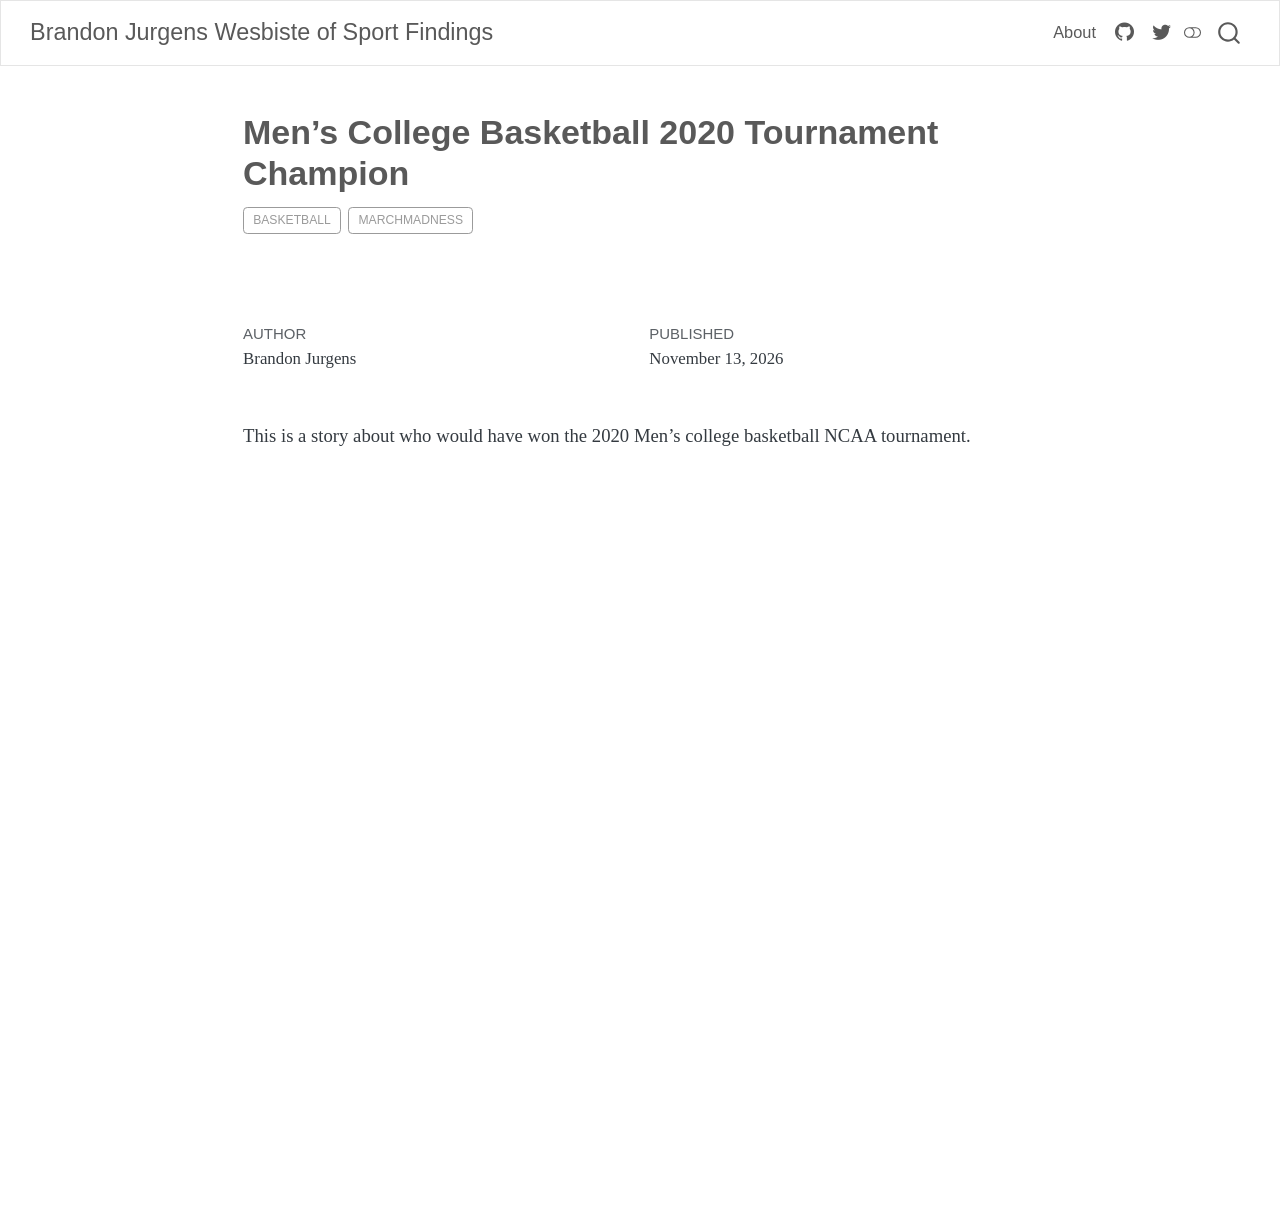
<file: posts/college-mens-basketball-torunament-2020/index.html>
<!DOCTYPE html>
<html xmlns="http://www.w3.org/1999/xhtml" lang="en" xml:lang="en"><head>

<meta charset="utf-8">
<meta name="generator" content="quarto-1.11.9">

<meta name="viewport" content="width=device-width, initial-scale=1.0, user-scalable=yes">

<meta name="author" content="Brandon Jurgens">
<meta name="dcterms.date" content="2026-11-13">

<title>Men’s College Basketball 2020 Tournament Champion – Brandon Jurgens Wesbiste of Sport Findings</title>
<style>
/* Default styles provided by pandoc.
** See https://pandoc.org/MANUAL.html#variables-for-html for config info.
*/
span.smallcaps{font-variant: small-caps;}
div.columns{display: flex; gap: 1.5em;}
div.column{flex: auto;}
@media screen {
div.columns{gap: min(4vw, 1.5em);}
div.column{overflow-x: auto;}
}
div.hanging-indent{margin-left: 1.5em; text-indent: -1.5em;}
ul.task-list{list-style: none;}
ul.task-list li input[type="checkbox"] {
  width: 0.8em;
  margin: 0 0.8em 0.2em -1em; /* quarto-specific, see https://github.com/quarto-dev/quarto-cli/issues/4556 */ 
  vertical-align: middle;
}
</style>


<script src="../../site_libs/quarto-nav/quarto-nav.js"></script>
<script src="../../site_libs/quarto-nav/headroom.min.js"></script>
<script src="../../site_libs/clipboard/clipboard.min.js"></script>
<script src="../../site_libs/quarto-search/autocomplete.umd.js"></script>
<script src="../../site_libs/quarto-search/fuse.min.js"></script>
<script src="../../site_libs/quarto-search/quarto-search.js"></script>
<meta name="quarto:offset" content="../../">
<link href="../../logo.png" rel="icon" type="image/png">
<script src="../../site_libs/quarto-html/quarto.js" type="module"></script>
<script src="../../site_libs/quarto-html/tabsets/tabsets.js" type="module"></script>
<script src="../../site_libs/quarto-html/scrollable-regions/scrollable-regions.js" type="module"></script>
<script src="../../site_libs/quarto-html/popper.min.js"></script>
<script src="../../site_libs/quarto-html/tippy.umd.min.js"></script>
<script src="../../site_libs/quarto-html/anchor.min.js"></script>
<link href="../../site_libs/quarto-html/tippy.css" rel="stylesheet">
<link href="../../site_libs/quarto-html/quarto-syntax-highlighting-63b5708e65d6cd79cd7618c58d0c21e7.css" rel="stylesheet" class="quarto-color-scheme" id="quarto-text-highlighting-styles">
<link href="../../site_libs/quarto-html/quarto-syntax-highlighting-dark-447e42e69aaa9833c0ba1b986f430b20.css" rel="stylesheet" class="quarto-color-scheme quarto-color-alternate" id="quarto-text-highlighting-styles">
<link href="../../site_libs/quarto-html/quarto-syntax-highlighting-63b5708e65d6cd79cd7618c58d0c21e7.css" rel="stylesheet" class="quarto-color-scheme-extra" id="quarto-text-highlighting-styles">
<script src="../../site_libs/bootstrap/bootstrap.min.js"></script>
<link href="../../site_libs/bootstrap/bootstrap-icons.css" rel="stylesheet">
<link href="../../site_libs/bootstrap/bootstrap-6008dc061c56f9484ce125b85ea08c8f.min.css" rel="stylesheet" append-hash="true" class="quarto-color-scheme" id="quarto-bootstrap" data-mode="light">
<link href="../../site_libs/bootstrap/bootstrap-dark-3fa0e2ebc442a115e695cdf9d5f5d71d.min.css" rel="stylesheet" append-hash="true" class="quarto-color-scheme quarto-color-alternate" id="quarto-bootstrap" data-mode="dark">
<link href="../../site_libs/bootstrap/bootstrap-6008dc061c56f9484ce125b85ea08c8f.min.css" rel="stylesheet" append-hash="true" class="quarto-color-scheme-extra" id="quarto-bootstrap" data-mode="light">
<script id="quarto-search-options" type="application/json">{
  "location": "navbar",
  "copy-button": false,
  "collapse-after": 3,
  "panel-placement": "end",
  "type": "overlay",
  "limit": 50,
  "keyboard-shortcut": [
    "f",
    "/",
    "s"
  ],
  "show-item-context": false,
  "language": {
    "search-no-results-text": "No results",
    "search-matching-documents-text": "matching documents",
    "search-copy-link-title": "Copy link to search",
    "search-hide-matches-text": "Hide additional matches",
    "search-more-match-text": "more match in this document",
    "search-more-matches-text": "more matches in this document",
    "search-clear-button-title": "Clear",
    "search-text-placeholder": "",
    "search-detached-cancel-button-title": "Cancel",
    "search-submit-button-title": "Submit",
    "search-label": "Search"
  }
}</script>


<link rel="stylesheet" href="../../styles.css">
</head>

<body class="nav-fixed fullcontent quarto-light"><a id="quarto-skip-link" class="visually-hidden-focusable" href="#quarto-document-content">Skip to main content</a><script id="quarto-html-before-body" type="application/javascript">
    const toggleBodyColorMode = (bsSheetEl) => {
      const mode = bsSheetEl.getAttribute("data-mode");
      const bodyEl = window.document.querySelector("body");
      if (mode === "dark") {
        bodyEl.classList.add("quarto-dark");
        bodyEl.classList.remove("quarto-light");
      } else {
        bodyEl.classList.add("quarto-light");
        bodyEl.classList.remove("quarto-dark");
      }
    }
    const toggleBodyColorPrimary = () => {
      const bsSheetEl = window.document.querySelector("link#quarto-bootstrap:not([rel=disabled-stylesheet])");
      if (bsSheetEl) {
        toggleBodyColorMode(bsSheetEl);
      }
    }
    const setColorSchemeToggle = (alternate) => {
      const toggles = window.document.querySelectorAll('.quarto-color-scheme-toggle');
      for (let i=0; i < toggles.length; i++) {
        const toggle = toggles[i];
        if (toggle) {
          toggle.setAttribute("aria-checked", alternate ? "true" : "false");
          if (alternate) {
            toggle.classList.add("alternate");
          } else {
            toggle.classList.remove("alternate");
          }
        }
      }
    };
    const toggleColorMode = (alternate) => {
      // Switch the stylesheets
      const primaryStylesheets = window.document.querySelectorAll('link.quarto-color-scheme:not(.quarto-color-alternate)');
      const alternateStylesheets = window.document.querySelectorAll('link.quarto-color-scheme.quarto-color-alternate');
      manageTransitions('#quarto-margin-sidebar .nav-link', false);
      if (alternate) {
        // note: dark is layered on light, we don't disable primary!
        enableStylesheet(alternateStylesheets);
        for (const sheetNode of alternateStylesheets) {
          if (sheetNode.id === "quarto-bootstrap") {
            toggleBodyColorMode(sheetNode);
          }
        }
      } else {
        disableStylesheet(alternateStylesheets);
        enableStylesheet(primaryStylesheets)
        toggleBodyColorPrimary();
      }
      manageTransitions('#quarto-margin-sidebar .nav-link', true);
      // Switch the toggles
      setColorSchemeToggle(alternate)
    }
    // Hack to workaround the fact that safari doesn't
    // properly recolor the scrollbar when toggling (#1455).
    // Not run on load: stylesheets are set before first paint there, and
    // scrolling would undo the scroll to a URL fragment (#14973).
    // The one pixel nudge keeps the reader where they were.
    const refreshSafariScrollbar = () => {
      if (navigator.userAgent.indexOf('Safari') > 0 && navigator.userAgent.indexOf('Chrome') == -1) {
        manageTransitions("body", false);
        const scrollY = window.scrollY;
        window.scrollTo(0, scrollY > 0 ? scrollY - 1 : 1);
        setTimeout(() => {
          window.scrollTo(0, scrollY);
          manageTransitions("body", true);
        }, 40);
      }
    }
    const disableStylesheet = (stylesheets) => {
      for (let i=0; i < stylesheets.length; i++) {
        const stylesheet = stylesheets[i];
        stylesheet.rel = 'disabled-stylesheet';
      }
    }
    const enableStylesheet = (stylesheets) => {
      for (let i=0; i < stylesheets.length; i++) {
        const stylesheet = stylesheets[i];
        if(stylesheet.rel !== 'stylesheet') { // for Chrome, which will still FOUC without this check
          stylesheet.rel = 'stylesheet';
        }
      }
    }
    const manageTransitions = (selector, allowTransitions) => {
      const els = window.document.querySelectorAll(selector);
      for (let i=0; i < els.length; i++) {
        const el = els[i];
        if (allowTransitions) {
          el.classList.remove('notransition');
        } else {
          el.classList.add('notransition');
        }
      }
    }
    const isFileUrl = () => {
      return window.location.protocol === 'file:';
    }
    const hasAlternateSentinel = () => {
      let styleSentinel = getColorSchemeSentinel();
      if (styleSentinel !== null) {
        return styleSentinel === "alternate";
      } else {
        return false;
      }
    }
    const setStyleSentinel = (alternate) => {
      const value = alternate ? "alternate" : "default";
      if (!isFileUrl()) {
        window.localStorage.setItem("quarto-color-scheme", value);
      } else {
        localAlternateSentinel = value;
      }
    }
    const getColorSchemeSentinel = () => {
      if (!isFileUrl()) {
        const storageValue = window.localStorage.getItem("quarto-color-scheme");
        return storageValue != null ? storageValue : localAlternateSentinel;
      } else {
        return localAlternateSentinel;
      }
    }
    const toggleGiscusIfUsed = (isAlternate, darkModeDefault) => {
      const baseTheme = document.querySelector('#giscus-base-theme')?.value ?? 'light';
      const alternateTheme = document.querySelector('#giscus-alt-theme')?.value ?? 'dark';
      let newTheme = '';
      if(authorPrefersDark) {
        newTheme = isAlternate ? baseTheme : alternateTheme;
      } else {
        newTheme = isAlternate ? alternateTheme : baseTheme;
      }
      const changeGiscusTheme = () => {
        // From: https://github.com/giscus/giscus/issues/336
        const sendMessage = (message) => {
          const iframe = document.querySelector('iframe.giscus-frame');
          if (!iframe) return;
          iframe.contentWindow.postMessage({ giscus: message }, 'https://giscus.app');
        }
        sendMessage({
          setConfig: {
            theme: newTheme
          }
        });
      }
      const isGiscussLoaded = window.document.querySelector('iframe.giscus-frame') !== null;
      if (isGiscussLoaded) {
        changeGiscusTheme();
      }
    };
    const authorPrefersDark = false;
    const darkModeDefault = authorPrefersDark;
      document.querySelector('link#quarto-text-highlighting-styles.quarto-color-scheme-extra').rel = 'disabled-stylesheet';
      document.querySelector('link#quarto-bootstrap.quarto-color-scheme-extra').rel = 'disabled-stylesheet';
    let localAlternateSentinel = darkModeDefault ? 'alternate' : 'default';
    // Dark / light mode switch
    window.quartoToggleColorScheme = () => {
      // Read the current dark / light value
      let toAlternate = !hasAlternateSentinel();
      toggleColorMode(toAlternate);
      refreshSafariScrollbar();
      setStyleSentinel(toAlternate);
      toggleGiscusIfUsed(toAlternate, darkModeDefault);
      window.dispatchEvent(new Event('resize'));
    };
    // Switch to dark mode if need be
    if (hasAlternateSentinel()) {
      toggleColorMode(true);
    } else {
      toggleColorMode(false);
    }
  </script>

<div id="quarto-search-results"></div>
  <header id="quarto-header" class="headroom fixed-top quarto-banner">
    <nav class="navbar navbar-expand-lg " data-bs-theme="dark" aria-label="Site">
      <div class="navbar-container container-fluid">
      <div class="navbar-brand-container mx-auto">
    <a class="navbar-brand" href="../../index.html">
    <span class="navbar-title">Brandon Jurgens Wesbiste of Sport Findings</span>
    </a>
  </div>
          <button class="navbar-toggler" type="button" data-bs-toggle="collapse" data-bs-target="#navbarCollapse" aria-controls="navbarCollapse" aria-expanded="false" aria-label="Toggle navigation" onclick="if (window.quartoToggleHeadroom) { window.quartoToggleHeadroom(); }">
  <span class="navbar-toggler-icon"></span>
</button>
          <div class="collapse navbar-collapse" id="navbarCollapse">
            <ul class="navbar-nav navbar-nav-scroll ms-auto">
  <li class="nav-item">
    <a class="nav-link" href="../../about.html"> 
<span class="menu-text">About</span></a>
  </li>  
  <li class="nav-item compact">
    <a class="nav-link" href="https://github.com/mattwaite"> <i class="bi bi-github" role="img">
</i> 
<span class="menu-text"></span></a>
  </li>  
  <li class="nav-item compact">
    <a class="nav-link" href="https://twitter.com/mattwaite"> <i class="bi bi-twitter" role="img">
</i> 
<span class="menu-text"></span></a>
  </li>  
</ul>
          </div> <!-- /navcollapse -->
            <div class="quarto-navbar-tools">
  <button type="button" role="switch" aria-checked="false" class="quarto-color-scheme-toggle quarto-navigation-tool  px-1" onclick="window.quartoToggleColorScheme(); return false;" title="Toggle dark mode" aria-label="Toggle dark mode"><i class="bi"></i></button>
</div>
            <div id="quarto-search" class="" title="Search"></div>
      </div> <!-- /container-fluid -->
    </nav>
</header>
<!-- content -->
<header id="title-block-header" class="quarto-title-block default page-columns page-full">
  <div class="quarto-title-banner page-columns page-full">
    <div class="quarto-title column-body">
      <h1 class="title">Men’s College Basketball 2020 Tournament Champion</h1>
                                <div class="quarto-categories">
                <div class="quarto-category">basketball</div>
                <div class="quarto-category">marchmadness</div>
              </div>
                  </div>
  </div>
    
  
  <div class="quarto-title-meta">

      <div>
      <div class="quarto-title-meta-heading">Author</div>
      <div class="quarto-title-meta-contents">
               <p>Brandon Jurgens </p>
            </div>
    </div>
      
      <div>
      <div class="quarto-title-meta-heading">Published</div>
      <div class="quarto-title-meta-contents">
        <p class="date">November 13, 2026</p>
      </div>
    </div>
    
      
    </div>
    
  
  </header><div id="quarto-content" class="quarto-container page-columns page-rows-contents page-layout-article page-navbar">
<!-- sidebar -->
<!-- margin-sidebar -->
    
<!-- main -->
<main class="content quarto-banner-title-block" id="quarto-document-content" tabindex="-1">






<p>This is a story about who would have won the 2020 Men’s college basketball NCAA tournament.</p>



</main> <!-- /main -->
<script id="quarto-html-after-body" type="application/javascript">
  window.document.addEventListener("DOMContentLoaded", function (event) {
    // Ensure there is a toggle, if there isn't float one in the top right
    if (window.document.querySelector('.quarto-color-scheme-toggle') === null) {
      const toggle = window.document.createElement('button');
      toggle.type = "button";
      toggle.setAttribute("role", "switch");
      toggle.setAttribute("aria-checked", "false");
      toggle.classList.add('top-right');
      toggle.classList.add('quarto-color-scheme-toggle');
      toggle.setAttribute("aria-label", "Toggle dark mode");
      toggle.onclick = function() { try { window.quartoToggleColorScheme(); } catch {} return false; };
      const i = window.document.createElement("i");
      i.classList.add('bi');
      toggle.appendChild(i);
      // Put the toggle in a landmark of its own, so that landmark navigation
      // can reach it.
      //
      // The container is always a fresh direct child of body, and the toggle is
      // never moved into page furniture that the theme or the author controls.
      // The toggle is positioned against the page, so any ancestor that
      // establishes a containing block captures it: a positioned element or a
      // grid for position: absolute, and transform, filter, will-change or
      // contain for position: fixed. A direct child of body has none of these
      // to inherit, and the shift when one appears is silent and visual.
      //
      // ARIA says a document should have at most one banner, and axe reports a
      // duplicate whether or not the banners carry distinct labels. So use a
      // header when the page has no banner yet, and a named region otherwise.
      //
      // A header is a banner wherever it sits, unless it is inside sectioning
      // content, so this cannot just look at the children of body: a custom
      // page layout wraps the title block header in a plain div. An explicit
      // role="banner" always counts.
      const sectioning = 'article, aside, main, nav, section, [role="article"], [role="complementary"], [role="main"], [role="navigation"], [role="region"]';
      const hasBanner = Array.from(
        window.document.querySelectorAll('header:not([role]), [role="banner"]')
      ).some(function(el) {
        return el.hasAttribute("role") || el.closest(sectioning) === null;
      });
      const container = window.document.createElement(hasBanner ? "div" : "header");
      if (hasBanner) {
        container.setAttribute("role", "region");
        container.setAttribute("aria-label", "Toggle dark mode");
      }
      container.classList.add('quarto-color-scheme-toggle-container');
      container.appendChild(toggle);
      window.document.body.appendChild(container);
    }
    setColorSchemeToggle(hasAlternateSentinel())
    const icon = "";
    const anchorJS = new window.AnchorJS();
    anchorJS.options = {
      placement: 'right',
      icon: icon
    };
    anchorJS.add('.anchored');
    const isCodeAnnotation = (el) => {
      for (const clz of el.classList) {
        if (clz.startsWith('code-annotation-')) {                     
          return true;
        }
      }
      return false;
    }
    const onCopySuccess = function(e) {
      // button target
      const button = e.trigger;
      // don't keep focus
      button.blur();
      // flash "checked"
      button.classList.add('code-copy-button-checked');
      var currentTitle = button.getAttribute("title");
      button.setAttribute("title", "Copied!");
      let tooltip;
      if (window.bootstrap) {
        button.setAttribute("data-bs-toggle", "tooltip");
        button.setAttribute("data-bs-placement", "left");
        button.setAttribute("data-bs-title", "Copied!");
        tooltip = new bootstrap.Tooltip(button, 
          { trigger: "manual", 
            customClass: "code-copy-button-tooltip",
            offset: [0, -8]});
        tooltip.show();    
      }
      setTimeout(function() {
        if (tooltip) {
          tooltip.hide();
          button.removeAttribute("data-bs-title");
          button.removeAttribute("data-bs-toggle");
          button.removeAttribute("data-bs-placement");
        }
        button.setAttribute("title", currentTitle);
        button.classList.remove('code-copy-button-checked');
      }, 1000);
      // clear code selection
      e.clearSelection();
    }
    const getTextToCopy = function(trigger) {
      const outerScaffold = trigger.parentElement.cloneNode(true);
      const codeEl = outerScaffold.querySelector('code');
      for (const childEl of codeEl.children) {
        if (isCodeAnnotation(childEl)) {
          childEl.remove();
        }
      }
      return codeEl.innerText;
    }
    const clipboard = new window.ClipboardJS('.code-copy-button:not([data-in-quarto-modal])', {
      text: getTextToCopy
    });
    clipboard.on('success', onCopySuccess);
    if (window.document.getElementById('quarto-embedded-source-code-modal')) {
      const clipboardModal = new window.ClipboardJS('.code-copy-button[data-in-quarto-modal]', {
        text: getTextToCopy,
        container: window.document.getElementById('quarto-embedded-source-code-modal')
      });
      clipboardModal.on('success', onCopySuccess);
    }
      var localhostRegex = new RegExp(/^(?:http|https):\/\/localhost\:?[0-9]*\//);
      var mailtoRegex = new RegExp(/^mailto:/);
        var filterRegex = new RegExp('/' + window.location.host + '/');
      var isInternal = (href) => {
          return filterRegex.test(href) || localhostRegex.test(href) || mailtoRegex.test(href);
      }
      // Inspect non-navigation links and adorn them if external
      window.quartoDecorateExternalLinks = function (root) {
     var links = (root || window.document).querySelectorAll('a[href]:not(.nav-link):not(.navbar-brand):not(.toc-action):not(.sidebar-link):not(.sidebar-item-toggle):not(.pagination-link):not(.no-external):not([aria-hidden]):not(.dropdown-item):not(.quarto-navigation-tool):not(.about-link)');
      for (var i=0; i<links.length; i++) {
        const link = links[i];
        if (!isInternal(link.href)) {
          // undo the damage that might have been done by quarto-nav.js in the case of
          // links that we want to consider external
          if (link.dataset.originalHref !== undefined) {
            link.href = link.dataset.originalHref;
          }
          if (!link.classList.contains('no-external-icon')) {
          }
        }
      }
      };
      window.quartoDecorateExternalLinks(window.document);
    // Esc closes the popup (WCAG 1.4.13) and focus leaving both trigger and
    // popup closes it (WCAG 2.4.11); tippy handles neither for interactive popups.
    const hideOnEscAndFocusOut = {
      name: 'hideOnEscAndFocusOut',
      defaultValue: true,
      fn(instance) {
        const dismiss = () => {
          // A show scheduled by the trigger delay would otherwise reopen it
          instance.clearDelayTimeouts();
          instance.hide();
        };
        const onKeyDown = (event) => {
          if (event.key !== 'Escape') {
            return;
          }
          // Keep Esc from also reaching page handlers (e.g. reveal.js overview),
          // except an open reveal.js slide menu, which Esc should close too.
          // The menu handles keys only when its keyboard option is on.
          const menuHandlesEsc = window.Reveal?.getPlugin?.('menu')?.isOpen() &&
            window.Reveal.getConfig().menu?.keyboard !== false;
          if (!menuHandlesEsc) {
            event.stopPropagation();
          }
          if (instance.popper.contains(window.document.activeElement)) {
            // Disabled while refocusing so the focus trigger does not reopen it
            instance.disable();
            instance.reference.focus();
            instance.enable();
          }
          dismiss();
        };
        const onFocusOut = (event) => {
          const target = event.relatedTarget;
          if (target && !instance.reference.contains(target) &&
              !instance.popper.contains(target)) {
            dismiss();
          }
        };
        // On the trigger too: a click trigger (code-annotations: select) has no
        // blur handling. Attached for the instance's lifetime so leaving the
        // trigger also cancels a show still pending on the trigger delay.
        instance.reference.addEventListener('focusout', onFocusOut);
        return {
          onShow() {
            window.document.addEventListener('keydown', onKeyDown, true);
            instance.popper.addEventListener('focusout', onFocusOut);
          },
          onHide() {
            window.document.removeEventListener('keydown', onKeyDown, true);
            instance.popper.removeEventListener('focusout', onFocusOut);
          },
          onDestroy() {
            instance.reference.removeEventListener('focusout', onFocusOut);
          },
        };
      },
    };
    function tippyHover(el, contentFn, onTriggerFn, onUntriggerFn) {
      const config = {
        allowHTML: true,
        maxWidth: 500,
        delay: 100,
        arrow: false,
        appendTo: function(el) {
            return el.parentElement;
        },
        interactive: true,
        interactiveBorder: 10,
        theme: 'quarto',
        placement: 'bottom-start',
        plugins: [hideOnEscAndFocusOut],
      };
      if (contentFn) {
        config.content = contentFn;
      }
      if (onTriggerFn) {
        config.onTrigger = onTriggerFn;
      }
      if (onUntriggerFn) {
        config.onUntrigger = onUntriggerFn;
      }
      window.tippy(el, config); 
    }
    const noterefs = window.document.querySelectorAll('a[role="doc-noteref"]');
    for (var i=0; i<noterefs.length; i++) {
      const ref = noterefs[i];
      tippyHover(ref, function() {
        // use id or data attribute instead here
        let href = ref.getAttribute('data-footnote-href') || ref.getAttribute('href');
        try { href = new URL(href).hash; } catch {}
        const id = href.replace(/^#\/?/, "");
        const note = window.document.getElementById(id);
        if (note) {
          return note.innerHTML;
        } else {
          return "";
        }
      });
    }
    const xrefs = window.document.querySelectorAll('a.quarto-xref');
    const processXRef = (id, note) => {
      // Strip column container classes
      const stripColumnClz = (el) => {
        el.classList.remove("page-full", "page-columns");
        if (el.children) {
          for (const child of el.children) {
            stripColumnClz(child);
          }
        }
      }
      stripColumnClz(note)
      if (id === null || id.startsWith('sec-')) {
        // Special case sections, only their first couple elements
        const container = document.createElement("div");
        if (note.children && note.children.length > 2) {
          container.appendChild(note.children[0].cloneNode(true));
          for (let i = 1; i < note.children.length; i++) {
            const child = note.children[i];
            if (child.tagName === "P" && child.innerText === "") {
              continue;
            } else {
              container.appendChild(child.cloneNode(true));
              break;
            }
          }
          if (window.Quarto?.typesetMath) {
            window.Quarto.typesetMath(container);
          }
          return container.innerHTML
        } else {
          if (window.Quarto?.typesetMath) {
            window.Quarto.typesetMath(note);
          }
          return note.innerHTML;
        }
      } else {
        // Remove any anchor links if they are present
        const anchorLink = note.querySelector('a.anchorjs-link');
        if (anchorLink) {
          anchorLink.remove();
        }
        if (window.Quarto?.typesetMath) {
          window.Quarto.typesetMath(note);
        }
        if (note.classList.contains("callout")) {
          return note.outerHTML;
        } else {
          return note.innerHTML;
        }
      }
    }
    for (var i=0; i<xrefs.length; i++) {
      const xref = xrefs[i];
      tippyHover(xref, undefined, function(instance) {
        instance.disable();
        let url = xref.getAttribute('href');
        let hash = undefined; 
        if (url.startsWith('#')) {
          hash = url;
        } else {
          try { hash = new URL(url).hash; } catch {}
        }
        if (hash) {
          const id = hash.replace(/^#\/?/, "");
          const note = window.document.getElementById(id);
          if (note !== null) {
            try {
              const html = processXRef(id, note.cloneNode(true));
              instance.setContent(html);
            } finally {
              instance.enable();
              instance.show();
            }
          } else {
            // See if we can fetch this
            fetch(url.split('#')[0])
            .then(res => res.text())
            .then(html => {
              const parser = new DOMParser();
              const htmlDoc = parser.parseFromString(html, "text/html");
              const note = htmlDoc.getElementById(id);
              if (note !== null) {
                const html = processXRef(id, note);
                instance.setContent(html);
              } 
            }).finally(() => {
              instance.enable();
              instance.show();
            });
          }
        } else {
          // See if we can fetch a full url (with no hash to target)
          // This is a special case and we should probably do some content thinning / targeting
          fetch(url)
          .then(res => res.text())
          .then(html => {
            const parser = new DOMParser();
            const htmlDoc = parser.parseFromString(html, "text/html");
            const note = htmlDoc.querySelector('main.content');
            if (note !== null) {
              // This should only happen for chapter cross references
              // (since there is no id in the URL)
              // remove the first header
              if (note.children.length > 0 && note.children[0].tagName === "HEADER") {
                note.children[0].remove();
              }
              const html = processXRef(null, note);
              instance.setContent(html);
            } 
          }).finally(() => {
            instance.enable();
            instance.show();
          });
        }
      }, function(instance) {
      });
    }
        let selectedAnnoteEl;
        const selectorForAnnotation = ( cell, annotation) => {
          let cellAttr = 'data-code-cell="' + cell + '"';
          let lineAttr = 'data-code-annotation="' +  annotation + '"';
          const selector = 'span[' + cellAttr + '][' + lineAttr + ']';
          return selector;
        }
        const selectCodeLines = (annoteEl) => {
          const doc = window.document;
          const targetCell = annoteEl.getAttribute("data-target-cell");
          const targetAnnotation = annoteEl.getAttribute("data-target-annotation");
          const annoteSpan = window.document.querySelector(selectorForAnnotation(targetCell, targetAnnotation));
          const lines = annoteSpan.getAttribute("data-code-lines").split(",");
          const lineIds = lines.map((line) => {
            return targetCell + "-" + line;
          })
          // Each band is positioned against its own containing block, which is
          // not the offsetParent of the lines, so place it from client rects.
          const placeBand = (band, firstEl, lastEl, codeBlock) => {
            const container = band.offsetParent;
            if (container === null) {
              return;
            }
            const containerRect = container.getBoundingClientRect();
            // Reveal.js scales slides with a transform, so convert client
            // pixels back to the CSS pixels of the container.
            const scale = containerRect.height / container.offsetHeight || 1;
            const firstRect = firstEl.getBoundingClientRect();
            const lastRect = lastEl.getBoundingClientRect();
            const top = (firstRect.top - containerRect.top) / scale - container.clientTop + container.scrollTop;
            const height = (lastRect.bottom - firstRect.top) / scale;
            band.style.top = top - 2 + "px";
            band.style.height = height + 4 + "px";
            if (codeBlock) {
              // Without the copy button wrapper, the containing block is wider
              // than the code block, so span the code block explicitly.
              const blockRect = codeBlock.getBoundingClientRect();
              band.style.left = (blockRect.left - containerRect.left) / scale - container.clientLeft + container.scrollLeft + "px";
              band.style.width = blockRect.width / scale + "px";
            }
          };
          if (lineIds.length > 0) {
            const el = window.document.getElementById(lineIds[0]);
            const lastEl = window.document.getElementById(lineIds[lineIds.length - 1]);
            const parent = el.parentElement.parentElement;
            // cook up a div (if necessary) and position it
            let div = window.document.getElementById("code-annotation-line-highlight");
            if (div === null) {
              div = window.document.createElement("div");
              div.setAttribute("id", "code-annotation-line-highlight");
              div.style.position = 'absolute';
              parent.appendChild(div);
            }
            placeBand(div, el, lastEl, parent.closest("div.sourceCode") || parent);
            let gutterDiv = window.document.getElementById("code-annotation-line-highlight-gutter");
            if (gutterDiv === null) {
              gutterDiv = window.document.createElement("div");
              gutterDiv.setAttribute("id", "code-annotation-line-highlight-gutter");
              gutterDiv.style.position = 'absolute';
              const codeCell = window.document.getElementById(targetCell);
              const gutter = codeCell.querySelector('.code-annotation-gutter');
              gutter.appendChild(gutterDiv);
            }
            placeBand(gutterDiv, el, lastEl);
            selectedAnnoteEl = annoteEl;
          }
        };
        const unselectCodeLines = () => {
          const elementsIds = ["code-annotation-line-highlight", "code-annotation-line-highlight-gutter"];
          elementsIds.forEach((elId) => {
            const div = window.document.getElementById(elId);
            if (div) {
              div.remove();
            }
          });
          selectedAnnoteEl = undefined;
        };
          // Handle positioning of the toggle
      window.addEventListener(
        "resize",
        throttle(() => {
          elRect = undefined;
          if (selectedAnnoteEl) {
            selectCodeLines(selectedAnnoteEl);
          }
        }, 10)
      );
      function throttle(fn, ms) {
      let throttle = false;
      let timer;
        return (...args) => {
          if(!throttle) { // first call gets through
              fn.apply(this, args);
              throttle = true;
          } else { // all the others get throttled
              if(timer) clearTimeout(timer); // cancel #2
              timer = setTimeout(() => {
                fn.apply(this, args);
                timer = throttle = false;
              }, ms);
          }
        };
      }
        // Attach click handler to the DT
        const annoteDls = window.document.querySelectorAll('dt[data-target-cell]');
        for (const annoteDlNode of annoteDls) {
          annoteDlNode.addEventListener('click', (event) => {
            const clickedEl = event.target;
            if (clickedEl !== selectedAnnoteEl) {
              unselectCodeLines();
              const activeEl = window.document.querySelector('dt[data-target-cell].code-annotation-active');
              if (activeEl) {
                activeEl.classList.remove('code-annotation-active');
              }
              selectCodeLines(clickedEl);
              clickedEl.classList.add('code-annotation-active');
            } else {
              // Unselect the line
              unselectCodeLines();
              clickedEl.classList.remove('code-annotation-active');
            }
          });
        }
    const findCites = (el) => {
      const parentEl = el.parentElement;
      if (parentEl) {
        const cites = parentEl.dataset.cites;
        if (cites) {
          return {
            el,
            cites: cites.split(' ')
          };
        } else {
          return findCites(el.parentElement)
        }
      } else {
        return undefined;
      }
    };
    var bibliorefs = window.document.querySelectorAll('a[role="doc-biblioref"]');
    for (var i=0; i<bibliorefs.length; i++) {
      const ref = bibliorefs[i];
      const citeInfo = findCites(ref);
      if (citeInfo) {
        tippyHover(citeInfo.el, function() {
          var popup = window.document.createElement('div');
          citeInfo.cites.forEach(function(cite) {
            var citeDiv = window.document.createElement('div');
            citeDiv.classList.add('hanging-indent');
            citeDiv.classList.add('csl-entry');
            var biblioDiv = window.document.getElementById('ref-' + cite);
            if (biblioDiv) {
              citeDiv.innerHTML = biblioDiv.innerHTML;
            }
            popup.appendChild(citeDiv);
          });
          return popup.innerHTML;
        });
      }
    }
  });
  </script>
  <script type="application/javascript">
  window.quartoScrollableRegionsLabels = {"code":"Scrollable code","output":"Scrollable output"};
  </script>
</div> <!-- /content -->




</body></html>
</file>
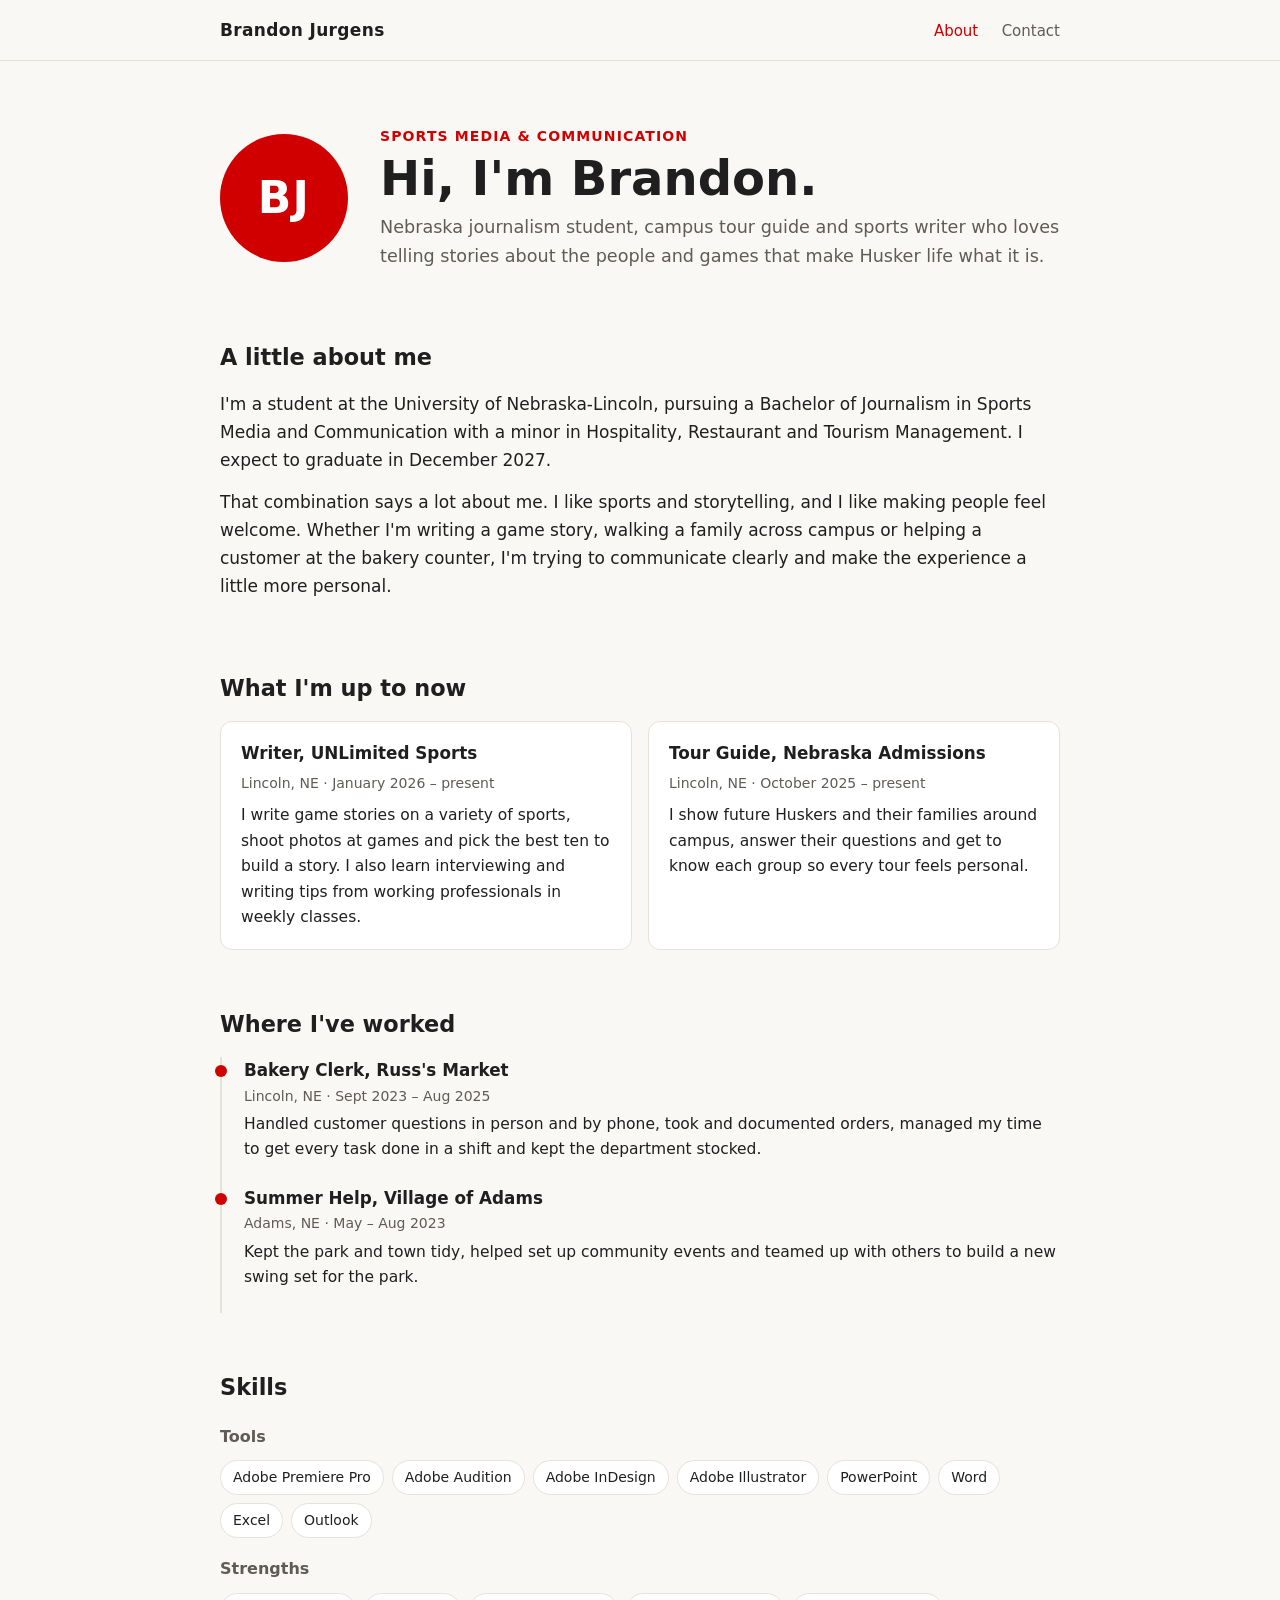
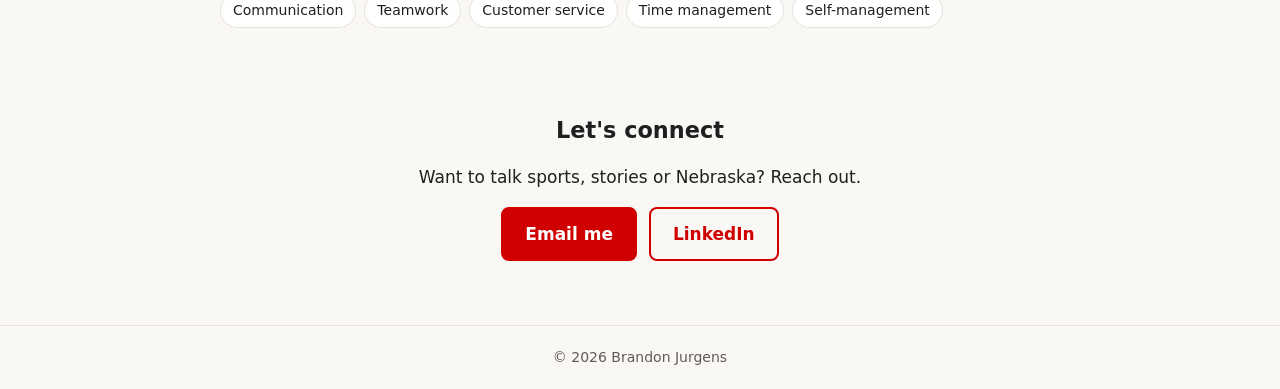
<file: about-ai.html>
<!doctype html>
<html lang="en">
<head>
  <meta charset="utf-8">
  <meta name="viewport" content="width=device-width, initial-scale=1">
  <title>About Brandon Jurgens</title>
  <meta name="description" content="Brandon Jurgens is a Sports Media and Communication student at the University of Nebraska-Lincoln, a campus tour guide and a writer for UNLimited Sports.">
  <style>
    :root {
      --bg: #faf8f5;
      --surface: #ffffff;
      --text: #1f1f1f;
      --muted: #5f5b57;
      --accent: #d00000;
      --accent-ink: #ffffff;
      --border: #e6e1da;
    }
    @media (prefers-color-scheme: dark) {
      :root {
        --bg: #141414;
        --surface: #1e1e1e;
        --text: #f1eee9;
        --muted: #aaa49c;
        --accent: #ff5c5c;
        --accent-ink: #141414;
        --border: #333;
      }
    }
    * { box-sizing: border-box; }
    html { scroll-behavior: smooth; }
    body {
      margin: 0;
      background: var(--bg);
      color: var(--text);
      font: 17px/1.65 system-ui, -apple-system, "Segoe UI", Roboto, sans-serif;
    }
    a { color: var(--accent); }
    .wrap { max-width: 880px; margin: 0 auto; padding: 0 20px; }

    header.site {
      border-bottom: 1px solid var(--border);
    }
    header.site .wrap {
      display: flex; justify-content: space-between; align-items: center;
      padding-top: 16px; padding-bottom: 16px;
    }
    .brand { font-weight: 700; text-decoration: none; color: var(--text); letter-spacing: .02em; }
    nav a { margin-left: 18px; text-decoration: none; color: var(--muted); font-size: 15px; }
    nav a:hover, nav a[aria-current] { color: var(--accent); }

    .hero { padding: 64px 0 40px; display: flex; gap: 32px; align-items: center; }
    .avatar {
      flex: none; width: 128px; height: 128px; border-radius: 50%;
      background: var(--accent); color: var(--accent-ink);
      display: grid; place-items: center;
      font-size: 44px; font-weight: 700; letter-spacing: .03em;
    }
    .eyebrow { margin: 0 0 4px; color: var(--accent); font-weight: 600; font-size: 14px; text-transform: uppercase; letter-spacing: .08em; }
    h1 { margin: 0 0 8px; font-size: clamp(2rem, 6vw, 3rem); line-height: 1.1; }
    .tagline { margin: 0; color: var(--muted); font-size: 1.1rem; }

    section { padding: 28px 0; }
    h2 { margin: 0 0 14px; font-size: 1.4rem; }
    p { margin: 0 0 14px; }

    .cards { display: grid; grid-template-columns: repeat(auto-fit, minmax(240px, 1fr)); gap: 16px; }
    .card {
      background: var(--surface); border: 1px solid var(--border);
      border-radius: 12px; padding: 18px 20px;
    }
    .card h3 { margin: 0 0 4px; font-size: 1.05rem; }
    .card .meta { margin: 0 0 8px; color: var(--muted); font-size: 14px; }
    .card p { margin: 0; font-size: 15.5px; }

    .timeline { list-style: none; margin: 0; padding: 0; border-left: 2px solid var(--border); }
    .timeline li { position: relative; padding: 0 0 22px 22px; }
    .timeline li::before {
      content: ""; position: absolute; left: -7px; top: 8px;
      width: 12px; height: 12px; border-radius: 50%; background: var(--accent);
    }
    .timeline h3 { margin: 0; font-size: 1.05rem; }
    .timeline .meta { margin: 0 0 4px; color: var(--muted); font-size: 14px; }
    .timeline p { margin: 0; font-size: 15.5px; }

    .chips { display: flex; flex-wrap: wrap; gap: 8px; padding: 0; margin: 0 0 16px; list-style: none; }
    .chips li {
      padding: 5px 12px; border-radius: 999px; font-size: 14px;
      background: var(--surface); border: 1px solid var(--border);
    }
    h3.sub { margin: 18px 0 10px; font-size: 1rem; color: var(--muted); font-weight: 600; }

    .contact { text-align: center; padding: 40px 0 64px; }
    .btns { display: flex; gap: 12px; justify-content: center; flex-wrap: wrap; margin-top: 16px; }
    .btn {
      display: inline-block; padding: 11px 22px; border-radius: 8px; font-weight: 600;
      text-decoration: none; border: 2px solid var(--accent);
      background: var(--accent); color: var(--accent-ink);
    }
    .btn.alt { background: transparent; color: var(--accent); }
    .btn:hover { opacity: .88; }

    footer { border-top: 1px solid var(--border); padding: 20px 0; color: var(--muted); font-size: 14px; text-align: center; }

    @media (max-width: 600px) {
      .hero { flex-direction: column; text-align: center; padding-top: 40px; }
      nav a { margin-left: 12px; }
    }
  </style>
</head>
<body>
  <header class="site">
    <div class="wrap">
      <a class="brand" href="index.html">Brandon Jurgens</a>
      <nav>
        <a href="about.html" aria-current="page">About</a>
        <a href="#contact">Contact</a>
      </nav>
    </div>
  </header>

  <main class="wrap">
    <div class="hero">
      <div class="avatar" aria-hidden="true">BJ</div>
      <div>
        <p class="eyebrow">Sports Media &amp; Communication</p>
        <h1>Hi, I'm Brandon.</h1>
        <p class="tagline">Nebraska journalism student, campus tour guide and sports writer who loves telling stories about the people and games that make Husker life what it is.</p>
      </div>
    </div>

    <section>
      <h2>A little about me</h2>
      <p>I'm a student at the University of Nebraska-Lincoln, pursuing a Bachelor of Journalism in Sports Media and Communication with a minor in Hospitality, Restaurant and Tourism Management. I expect to graduate in December 2027.</p>
      <p>That combination says a lot about me. I like sports and storytelling, and I like making people feel welcome. Whether I'm writing a game story, walking a family across campus or helping a customer at the bakery counter, I'm trying to communicate clearly and make the experience a little more personal.</p>
    </section>

    <section>
      <h2>What I'm up to now</h2>
      <div class="cards">
        <div class="card">
          <h3>Writer, UNLimited Sports</h3>
          <p class="meta">Lincoln, NE · January 2026 – present</p>
          <p>I write game stories on a variety of sports, shoot photos at games and pick the best ten to build a story. I also learn interviewing and writing tips from working professionals in weekly classes.</p>
        </div>
        <div class="card">
          <h3>Tour Guide, Nebraska Admissions</h3>
          <p class="meta">Lincoln, NE · October 2025 – present</p>
          <p>I show future Huskers and their families around campus, answer their questions and get to know each group so every tour feels personal.</p>
        </div>
      </div>
    </section>

    <section>
      <h2>Where I've worked</h2>
      <ul class="timeline">
        <li>
          <h3>Bakery Clerk, Russ's Market</h3>
          <p class="meta">Lincoln, NE · Sept 2023 – Aug 2025</p>
          <p>Handled customer questions in person and by phone, took and documented orders, managed my time to get every task done in a shift and kept the department stocked.</p>
        </li>
        <li>
          <h3>Summer Help, Village of Adams</h3>
          <p class="meta">Adams, NE · May – Aug 2023</p>
          <p>Kept the park and town tidy, helped set up community events and teamed up with others to build a new swing set for the park.</p>
        </li>
      </ul>
    </section>

    <section>
      <h2>Skills</h2>
      <h3 class="sub">Tools</h3>
      <ul class="chips">
        <li>Adobe Premiere Pro</li>
        <li>Adobe Audition</li>
        <li>Adobe InDesign</li>
        <li>Adobe Illustrator</li>
        <li>PowerPoint</li>
        <li>Word</li>
        <li>Excel</li>
        <li>Outlook</li>
      </ul>
      <h3 class="sub">Strengths</h3>
      <ul class="chips">
        <li>Communication</li>
        <li>Teamwork</li>
        <li>Customer service</li>
        <li>Time management</li>
        <li>Self-management</li>
      </ul>
    </section>

    <section class="contact" id="contact">
      <h2>Let's connect</h2>
      <p>Want to talk sports, stories or Nebraska? Reach out.</p>
      <div class="btns">
        <a class="btn" href="mailto:brandon.jurgens33@gmail.com">Email me</a>
        <a class="btn alt" href="https://www.linkedin.com/in/brandon-jurgens-881b58349/" target="_blank" rel="noopener">LinkedIn</a>
      </div>
    </section>
  </main>

  <footer>
    <div class="wrap">&copy; 2026 Brandon Jurgens</div>
  </footer>
</body>
</html>
</file>
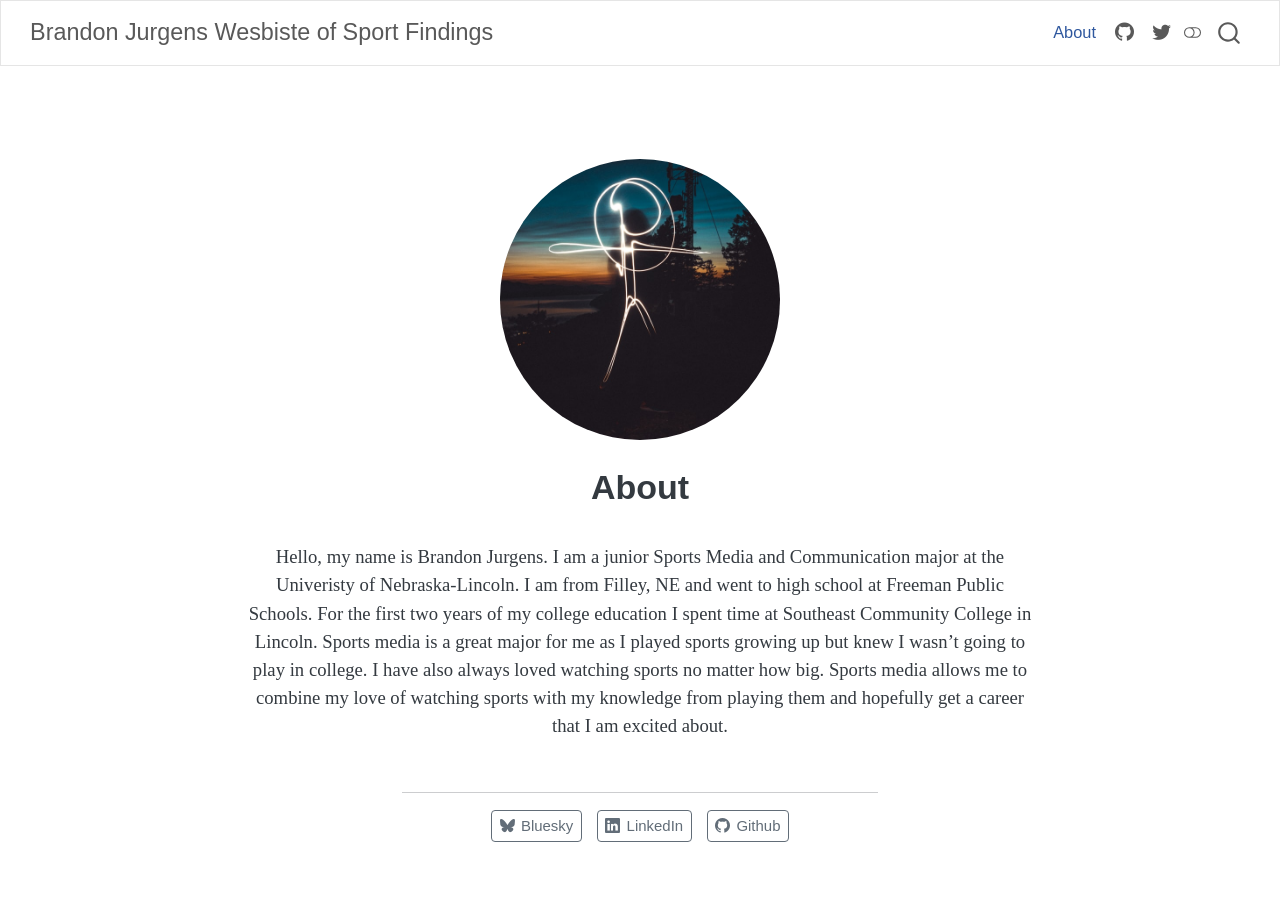
<file: about.html>
<!DOCTYPE html>
<html xmlns="http://www.w3.org/1999/xhtml" lang="en" xml:lang="en"><head>

<meta charset="utf-8">
<meta name="generator" content="quarto-1.11.9">

<meta name="viewport" content="width=device-width, initial-scale=1.0, user-scalable=yes">


<title>About – Brandon Jurgens Wesbiste of Sport Findings</title>
<style>
/* Default styles provided by pandoc.
** See https://pandoc.org/MANUAL.html#variables-for-html for config info.
*/
span.smallcaps{font-variant: small-caps;}
div.columns{display: flex; gap: 1.5em;}
div.column{flex: auto;}
@media screen {
div.columns{gap: min(4vw, 1.5em);}
div.column{overflow-x: auto;}
}
div.hanging-indent{margin-left: 1.5em; text-indent: -1.5em;}
ul.task-list{list-style: none;}
ul.task-list li input[type="checkbox"] {
  width: 0.8em;
  margin: 0 0.8em 0.2em -1em; /* quarto-specific, see https://github.com/quarto-dev/quarto-cli/issues/4556 */ 
  vertical-align: middle;
}
</style>


<script src="site_libs/quarto-nav/quarto-nav.js"></script>
<script src="site_libs/quarto-nav/headroom.min.js"></script>
<script src="site_libs/clipboard/clipboard.min.js"></script>
<script src="site_libs/quarto-search/autocomplete.umd.js"></script>
<script src="site_libs/quarto-search/fuse.min.js"></script>
<script src="site_libs/quarto-search/quarto-search.js"></script>
<meta name="quarto:offset" content="./">
<link href="./logo.png" rel="icon" type="image/png">
<script src="site_libs/quarto-html/quarto.js" type="module"></script>
<script src="site_libs/quarto-html/tabsets/tabsets.js" type="module"></script>
<script src="site_libs/quarto-html/scrollable-regions/scrollable-regions.js" type="module"></script>
<script src="site_libs/quarto-html/popper.min.js"></script>
<script src="site_libs/quarto-html/tippy.umd.min.js"></script>
<link href="site_libs/quarto-html/tippy.css" rel="stylesheet">
<link href="site_libs/quarto-html/quarto-syntax-highlighting-63b5708e65d6cd79cd7618c58d0c21e7.css" rel="stylesheet" class="quarto-color-scheme" id="quarto-text-highlighting-styles">
<link href="site_libs/quarto-html/quarto-syntax-highlighting-dark-447e42e69aaa9833c0ba1b986f430b20.css" rel="stylesheet" class="quarto-color-scheme quarto-color-alternate" id="quarto-text-highlighting-styles">
<link href="site_libs/quarto-html/quarto-syntax-highlighting-63b5708e65d6cd79cd7618c58d0c21e7.css" rel="stylesheet" class="quarto-color-scheme-extra" id="quarto-text-highlighting-styles">
<script src="site_libs/bootstrap/bootstrap.min.js"></script>
<link href="site_libs/bootstrap/bootstrap-icons.css" rel="stylesheet">
<link href="site_libs/bootstrap/bootstrap-6008dc061c56f9484ce125b85ea08c8f.min.css" rel="stylesheet" append-hash="true" class="quarto-color-scheme" id="quarto-bootstrap" data-mode="light">
<link href="site_libs/bootstrap/bootstrap-dark-3fa0e2ebc442a115e695cdf9d5f5d71d.min.css" rel="stylesheet" append-hash="true" class="quarto-color-scheme quarto-color-alternate" id="quarto-bootstrap" data-mode="dark">
<link href="site_libs/bootstrap/bootstrap-6008dc061c56f9484ce125b85ea08c8f.min.css" rel="stylesheet" append-hash="true" class="quarto-color-scheme-extra" id="quarto-bootstrap" data-mode="light">
<script id="quarto-search-options" type="application/json">{
  "location": "navbar",
  "copy-button": false,
  "collapse-after": 3,
  "panel-placement": "end",
  "type": "overlay",
  "limit": 50,
  "keyboard-shortcut": [
    "f",
    "/",
    "s"
  ],
  "show-item-context": false,
  "language": {
    "search-no-results-text": "No results",
    "search-matching-documents-text": "matching documents",
    "search-copy-link-title": "Copy link to search",
    "search-hide-matches-text": "Hide additional matches",
    "search-more-match-text": "more match in this document",
    "search-more-matches-text": "more matches in this document",
    "search-clear-button-title": "Clear",
    "search-text-placeholder": "",
    "search-detached-cancel-button-title": "Cancel",
    "search-submit-button-title": "Submit",
    "search-label": "Search"
  }
}</script>


<link rel="stylesheet" href="styles.css">
</head>

<body class="nav-fixed fullcontent quarto-light"><a id="quarto-skip-link" class="visually-hidden-focusable" href="#quarto-document-content">Skip to main content</a><script id="quarto-html-before-body" type="application/javascript">
    const toggleBodyColorMode = (bsSheetEl) => {
      const mode = bsSheetEl.getAttribute("data-mode");
      const bodyEl = window.document.querySelector("body");
      if (mode === "dark") {
        bodyEl.classList.add("quarto-dark");
        bodyEl.classList.remove("quarto-light");
      } else {
        bodyEl.classList.add("quarto-light");
        bodyEl.classList.remove("quarto-dark");
      }
    }
    const toggleBodyColorPrimary = () => {
      const bsSheetEl = window.document.querySelector("link#quarto-bootstrap:not([rel=disabled-stylesheet])");
      if (bsSheetEl) {
        toggleBodyColorMode(bsSheetEl);
      }
    }
    const setColorSchemeToggle = (alternate) => {
      const toggles = window.document.querySelectorAll('.quarto-color-scheme-toggle');
      for (let i=0; i < toggles.length; i++) {
        const toggle = toggles[i];
        if (toggle) {
          toggle.setAttribute("aria-checked", alternate ? "true" : "false");
          if (alternate) {
            toggle.classList.add("alternate");
          } else {
            toggle.classList.remove("alternate");
          }
        }
      }
    };
    const toggleColorMode = (alternate) => {
      // Switch the stylesheets
      const primaryStylesheets = window.document.querySelectorAll('link.quarto-color-scheme:not(.quarto-color-alternate)');
      const alternateStylesheets = window.document.querySelectorAll('link.quarto-color-scheme.quarto-color-alternate');
      manageTransitions('#quarto-margin-sidebar .nav-link', false);
      if (alternate) {
        // note: dark is layered on light, we don't disable primary!
        enableStylesheet(alternateStylesheets);
        for (const sheetNode of alternateStylesheets) {
          if (sheetNode.id === "quarto-bootstrap") {
            toggleBodyColorMode(sheetNode);
          }
        }
      } else {
        disableStylesheet(alternateStylesheets);
        enableStylesheet(primaryStylesheets)
        toggleBodyColorPrimary();
      }
      manageTransitions('#quarto-margin-sidebar .nav-link', true);
      // Switch the toggles
      setColorSchemeToggle(alternate)
    }
    // Hack to workaround the fact that safari doesn't
    // properly recolor the scrollbar when toggling (#1455).
    // Not run on load: stylesheets are set before first paint there, and
    // scrolling would undo the scroll to a URL fragment (#14973).
    // The one pixel nudge keeps the reader where they were.
    const refreshSafariScrollbar = () => {
      if (navigator.userAgent.indexOf('Safari') > 0 && navigator.userAgent.indexOf('Chrome') == -1) {
        manageTransitions("body", false);
        const scrollY = window.scrollY;
        window.scrollTo(0, scrollY > 0 ? scrollY - 1 : 1);
        setTimeout(() => {
          window.scrollTo(0, scrollY);
          manageTransitions("body", true);
        }, 40);
      }
    }
    const disableStylesheet = (stylesheets) => {
      for (let i=0; i < stylesheets.length; i++) {
        const stylesheet = stylesheets[i];
        stylesheet.rel = 'disabled-stylesheet';
      }
    }
    const enableStylesheet = (stylesheets) => {
      for (let i=0; i < stylesheets.length; i++) {
        const stylesheet = stylesheets[i];
        if(stylesheet.rel !== 'stylesheet') { // for Chrome, which will still FOUC without this check
          stylesheet.rel = 'stylesheet';
        }
      }
    }
    const manageTransitions = (selector, allowTransitions) => {
      const els = window.document.querySelectorAll(selector);
      for (let i=0; i < els.length; i++) {
        const el = els[i];
        if (allowTransitions) {
          el.classList.remove('notransition');
        } else {
          el.classList.add('notransition');
        }
      }
    }
    const isFileUrl = () => {
      return window.location.protocol === 'file:';
    }
    const hasAlternateSentinel = () => {
      let styleSentinel = getColorSchemeSentinel();
      if (styleSentinel !== null) {
        return styleSentinel === "alternate";
      } else {
        return false;
      }
    }
    const setStyleSentinel = (alternate) => {
      const value = alternate ? "alternate" : "default";
      if (!isFileUrl()) {
        window.localStorage.setItem("quarto-color-scheme", value);
      } else {
        localAlternateSentinel = value;
      }
    }
    const getColorSchemeSentinel = () => {
      if (!isFileUrl()) {
        const storageValue = window.localStorage.getItem("quarto-color-scheme");
        return storageValue != null ? storageValue : localAlternateSentinel;
      } else {
        return localAlternateSentinel;
      }
    }
    const toggleGiscusIfUsed = (isAlternate, darkModeDefault) => {
      const baseTheme = document.querySelector('#giscus-base-theme')?.value ?? 'light';
      const alternateTheme = document.querySelector('#giscus-alt-theme')?.value ?? 'dark';
      let newTheme = '';
      if(authorPrefersDark) {
        newTheme = isAlternate ? baseTheme : alternateTheme;
      } else {
        newTheme = isAlternate ? alternateTheme : baseTheme;
      }
      const changeGiscusTheme = () => {
        // From: https://github.com/giscus/giscus/issues/336
        const sendMessage = (message) => {
          const iframe = document.querySelector('iframe.giscus-frame');
          if (!iframe) return;
          iframe.contentWindow.postMessage({ giscus: message }, 'https://giscus.app');
        }
        sendMessage({
          setConfig: {
            theme: newTheme
          }
        });
      }
      const isGiscussLoaded = window.document.querySelector('iframe.giscus-frame') !== null;
      if (isGiscussLoaded) {
        changeGiscusTheme();
      }
    };
    const authorPrefersDark = false;
    const darkModeDefault = authorPrefersDark;
      document.querySelector('link#quarto-text-highlighting-styles.quarto-color-scheme-extra').rel = 'disabled-stylesheet';
      document.querySelector('link#quarto-bootstrap.quarto-color-scheme-extra').rel = 'disabled-stylesheet';
    let localAlternateSentinel = darkModeDefault ? 'alternate' : 'default';
    // Dark / light mode switch
    window.quartoToggleColorScheme = () => {
      // Read the current dark / light value
      let toAlternate = !hasAlternateSentinel();
      toggleColorMode(toAlternate);
      refreshSafariScrollbar();
      setStyleSentinel(toAlternate);
      toggleGiscusIfUsed(toAlternate, darkModeDefault);
      window.dispatchEvent(new Event('resize'));
    };
    // Switch to dark mode if need be
    if (hasAlternateSentinel()) {
      toggleColorMode(true);
    } else {
      toggleColorMode(false);
    }
  </script>

<div id="quarto-search-results"></div>
  <header id="quarto-header" class="headroom fixed-top">
    <nav class="navbar navbar-expand-lg " data-bs-theme="dark" aria-label="Site">
      <div class="navbar-container container-fluid">
      <div class="navbar-brand-container mx-auto">
    <a class="navbar-brand" href="./index.html">
    <span class="navbar-title">Brandon Jurgens Wesbiste of Sport Findings</span>
    </a>
  </div>
          <button class="navbar-toggler" type="button" data-bs-toggle="collapse" data-bs-target="#navbarCollapse" aria-controls="navbarCollapse" aria-expanded="false" aria-label="Toggle navigation" onclick="if (window.quartoToggleHeadroom) { window.quartoToggleHeadroom(); }">
  <span class="navbar-toggler-icon"></span>
</button>
          <div class="collapse navbar-collapse" id="navbarCollapse">
            <ul class="navbar-nav navbar-nav-scroll ms-auto">
  <li class="nav-item">
    <a class="nav-link active" href="./about.html" aria-current="page"> 
<span class="menu-text">About</span></a>
  </li>  
  <li class="nav-item compact">
    <a class="nav-link" href="https://github.com/mattwaite"> <i class="bi bi-github" role="img">
</i> 
<span class="menu-text"></span></a>
  </li>  
  <li class="nav-item compact">
    <a class="nav-link" href="https://twitter.com/mattwaite"> <i class="bi bi-twitter" role="img">
</i> 
<span class="menu-text"></span></a>
  </li>  
</ul>
          </div> <!-- /navcollapse -->
            <div class="quarto-navbar-tools">
  <button type="button" role="switch" aria-checked="false" class="quarto-color-scheme-toggle quarto-navigation-tool  px-1" onclick="window.quartoToggleColorScheme(); return false;" title="Toggle dark mode" aria-label="Toggle dark mode"><i class="bi"></i></button>
</div>
            <div id="quarto-search" class="" title="Search"></div>
      </div> <!-- /container-fluid -->
    </nav>
</header>
<!-- content -->
<div id="quarto-content" class="quarto-container page-columns page-rows-contents page-layout-article page-navbar">
<!-- sidebar -->
<!-- margin-sidebar -->
    
<!-- main -->
<div class="quarto-about-jolla">
  <img src="profile.jpg" class="about-image
  round " style="height: 15em; width: 15em;">
 <header id="title-block-header" class="quarto-title-block default">
<div class="quarto-title">
<h1 class="title">About</h1>
</div>
<div class="quarto-title-meta">
  </div>
</header><main class="content" id="quarto-document-content" tabindex="-1">

<p>Hello, my name is Brandon Jurgens. I am a junior Sports Media and Communication major at the Univeristy of Nebraska-Lincoln. I am from Filley, NE and went to high school at Freeman Public Schools. For the first two years of my college education I spent time at Southeast Community College in Lincoln. Sports media is a great major for me as I played sports growing up but knew I wasn’t going to play in college. I have also always loved watching sports no matter how big. Sports media allows me to combine my love of watching sports with my knowledge from playing them and hopefully get a career that I am excited about.</p>


</main> 
  <hr class="about-sep">
   <div class="about-links">
  <a href="https://bsky.app/" class="about-link" rel="" target="">
    <i class="bi bi-bluesky"></i>
     <span class="about-link-text">Bluesky</span>
  </a>
  <a href="https://linkedin.com" class="about-link" rel="" target="">
    <i class="bi bi-linkedin"></i>
     <span class="about-link-text">LinkedIn</span>
  </a>
  <a href="https://github.com" class="about-link" rel="" target="">
    <i class="bi bi-github"></i>
     <span class="about-link-text">Github</span>
  </a>
</div>
</div>
 <!-- /main -->
<script id="quarto-html-after-body" type="application/javascript">
  window.document.addEventListener("DOMContentLoaded", function (event) {
    // Ensure there is a toggle, if there isn't float one in the top right
    if (window.document.querySelector('.quarto-color-scheme-toggle') === null) {
      const toggle = window.document.createElement('button');
      toggle.type = "button";
      toggle.setAttribute("role", "switch");
      toggle.setAttribute("aria-checked", "false");
      toggle.classList.add('top-right');
      toggle.classList.add('quarto-color-scheme-toggle');
      toggle.setAttribute("aria-label", "Toggle dark mode");
      toggle.onclick = function() { try { window.quartoToggleColorScheme(); } catch {} return false; };
      const i = window.document.createElement("i");
      i.classList.add('bi');
      toggle.appendChild(i);
      // Put the toggle in a landmark of its own, so that landmark navigation
      // can reach it.
      //
      // The container is always a fresh direct child of body, and the toggle is
      // never moved into page furniture that the theme or the author controls.
      // The toggle is positioned against the page, so any ancestor that
      // establishes a containing block captures it: a positioned element or a
      // grid for position: absolute, and transform, filter, will-change or
      // contain for position: fixed. A direct child of body has none of these
      // to inherit, and the shift when one appears is silent and visual.
      //
      // ARIA says a document should have at most one banner, and axe reports a
      // duplicate whether or not the banners carry distinct labels. So use a
      // header when the page has no banner yet, and a named region otherwise.
      //
      // A header is a banner wherever it sits, unless it is inside sectioning
      // content, so this cannot just look at the children of body: a custom
      // page layout wraps the title block header in a plain div. An explicit
      // role="banner" always counts.
      const sectioning = 'article, aside, main, nav, section, [role="article"], [role="complementary"], [role="main"], [role="navigation"], [role="region"]';
      const hasBanner = Array.from(
        window.document.querySelectorAll('header:not([role]), [role="banner"]')
      ).some(function(el) {
        return el.hasAttribute("role") || el.closest(sectioning) === null;
      });
      const container = window.document.createElement(hasBanner ? "div" : "header");
      if (hasBanner) {
        container.setAttribute("role", "region");
        container.setAttribute("aria-label", "Toggle dark mode");
      }
      container.classList.add('quarto-color-scheme-toggle-container');
      container.appendChild(toggle);
      window.document.body.appendChild(container);
    }
    setColorSchemeToggle(hasAlternateSentinel())
    const isCodeAnnotation = (el) => {
      for (const clz of el.classList) {
        if (clz.startsWith('code-annotation-')) {                     
          return true;
        }
      }
      return false;
    }
    const onCopySuccess = function(e) {
      // button target
      const button = e.trigger;
      // don't keep focus
      button.blur();
      // flash "checked"
      button.classList.add('code-copy-button-checked');
      var currentTitle = button.getAttribute("title");
      button.setAttribute("title", "Copied!");
      let tooltip;
      if (window.bootstrap) {
        button.setAttribute("data-bs-toggle", "tooltip");
        button.setAttribute("data-bs-placement", "left");
        button.setAttribute("data-bs-title", "Copied!");
        tooltip = new bootstrap.Tooltip(button, 
          { trigger: "manual", 
            customClass: "code-copy-button-tooltip",
            offset: [0, -8]});
        tooltip.show();    
      }
      setTimeout(function() {
        if (tooltip) {
          tooltip.hide();
          button.removeAttribute("data-bs-title");
          button.removeAttribute("data-bs-toggle");
          button.removeAttribute("data-bs-placement");
        }
        button.setAttribute("title", currentTitle);
        button.classList.remove('code-copy-button-checked');
      }, 1000);
      // clear code selection
      e.clearSelection();
    }
    const getTextToCopy = function(trigger) {
      const outerScaffold = trigger.parentElement.cloneNode(true);
      const codeEl = outerScaffold.querySelector('code');
      for (const childEl of codeEl.children) {
        if (isCodeAnnotation(childEl)) {
          childEl.remove();
        }
      }
      return codeEl.innerText;
    }
    const clipboard = new window.ClipboardJS('.code-copy-button:not([data-in-quarto-modal])', {
      text: getTextToCopy
    });
    clipboard.on('success', onCopySuccess);
    if (window.document.getElementById('quarto-embedded-source-code-modal')) {
      const clipboardModal = new window.ClipboardJS('.code-copy-button[data-in-quarto-modal]', {
        text: getTextToCopy,
        container: window.document.getElementById('quarto-embedded-source-code-modal')
      });
      clipboardModal.on('success', onCopySuccess);
    }
      var localhostRegex = new RegExp(/^(?:http|https):\/\/localhost\:?[0-9]*\//);
      var mailtoRegex = new RegExp(/^mailto:/);
        var filterRegex = new RegExp('/' + window.location.host + '/');
      var isInternal = (href) => {
          return filterRegex.test(href) || localhostRegex.test(href) || mailtoRegex.test(href);
      }
      // Inspect non-navigation links and adorn them if external
      window.quartoDecorateExternalLinks = function (root) {
     var links = (root || window.document).querySelectorAll('a[href]:not(.nav-link):not(.navbar-brand):not(.toc-action):not(.sidebar-link):not(.sidebar-item-toggle):not(.pagination-link):not(.no-external):not([aria-hidden]):not(.dropdown-item):not(.quarto-navigation-tool):not(.about-link)');
      for (var i=0; i<links.length; i++) {
        const link = links[i];
        if (!isInternal(link.href)) {
          // undo the damage that might have been done by quarto-nav.js in the case of
          // links that we want to consider external
          if (link.dataset.originalHref !== undefined) {
            link.href = link.dataset.originalHref;
          }
          if (!link.classList.contains('no-external-icon')) {
          }
        }
      }
      };
      window.quartoDecorateExternalLinks(window.document);
    // Esc closes the popup (WCAG 1.4.13) and focus leaving both trigger and
    // popup closes it (WCAG 2.4.11); tippy handles neither for interactive popups.
    const hideOnEscAndFocusOut = {
      name: 'hideOnEscAndFocusOut',
      defaultValue: true,
      fn(instance) {
        const dismiss = () => {
          // A show scheduled by the trigger delay would otherwise reopen it
          instance.clearDelayTimeouts();
          instance.hide();
        };
        const onKeyDown = (event) => {
          if (event.key !== 'Escape') {
            return;
          }
          // Keep Esc from also reaching page handlers (e.g. reveal.js overview),
          // except an open reveal.js slide menu, which Esc should close too.
          // The menu handles keys only when its keyboard option is on.
          const menuHandlesEsc = window.Reveal?.getPlugin?.('menu')?.isOpen() &&
            window.Reveal.getConfig().menu?.keyboard !== false;
          if (!menuHandlesEsc) {
            event.stopPropagation();
          }
          if (instance.popper.contains(window.document.activeElement)) {
            // Disabled while refocusing so the focus trigger does not reopen it
            instance.disable();
            instance.reference.focus();
            instance.enable();
          }
          dismiss();
        };
        const onFocusOut = (event) => {
          const target = event.relatedTarget;
          if (target && !instance.reference.contains(target) &&
              !instance.popper.contains(target)) {
            dismiss();
          }
        };
        // On the trigger too: a click trigger (code-annotations: select) has no
        // blur handling. Attached for the instance's lifetime so leaving the
        // trigger also cancels a show still pending on the trigger delay.
        instance.reference.addEventListener('focusout', onFocusOut);
        return {
          onShow() {
            window.document.addEventListener('keydown', onKeyDown, true);
            instance.popper.addEventListener('focusout', onFocusOut);
          },
          onHide() {
            window.document.removeEventListener('keydown', onKeyDown, true);
            instance.popper.removeEventListener('focusout', onFocusOut);
          },
          onDestroy() {
            instance.reference.removeEventListener('focusout', onFocusOut);
          },
        };
      },
    };
    function tippyHover(el, contentFn, onTriggerFn, onUntriggerFn) {
      const config = {
        allowHTML: true,
        maxWidth: 500,
        delay: 100,
        arrow: false,
        appendTo: function(el) {
            return el.parentElement;
        },
        interactive: true,
        interactiveBorder: 10,
        theme: 'quarto',
        placement: 'bottom-start',
        plugins: [hideOnEscAndFocusOut],
      };
      if (contentFn) {
        config.content = contentFn;
      }
      if (onTriggerFn) {
        config.onTrigger = onTriggerFn;
      }
      if (onUntriggerFn) {
        config.onUntrigger = onUntriggerFn;
      }
      window.tippy(el, config); 
    }
    const noterefs = window.document.querySelectorAll('a[role="doc-noteref"]');
    for (var i=0; i<noterefs.length; i++) {
      const ref = noterefs[i];
      tippyHover(ref, function() {
        // use id or data attribute instead here
        let href = ref.getAttribute('data-footnote-href') || ref.getAttribute('href');
        try { href = new URL(href).hash; } catch {}
        const id = href.replace(/^#\/?/, "");
        const note = window.document.getElementById(id);
        if (note) {
          return note.innerHTML;
        } else {
          return "";
        }
      });
    }
    const xrefs = window.document.querySelectorAll('a.quarto-xref');
    const processXRef = (id, note) => {
      // Strip column container classes
      const stripColumnClz = (el) => {
        el.classList.remove("page-full", "page-columns");
        if (el.children) {
          for (const child of el.children) {
            stripColumnClz(child);
          }
        }
      }
      stripColumnClz(note)
      if (id === null || id.startsWith('sec-')) {
        // Special case sections, only their first couple elements
        const container = document.createElement("div");
        if (note.children && note.children.length > 2) {
          container.appendChild(note.children[0].cloneNode(true));
          for (let i = 1; i < note.children.length; i++) {
            const child = note.children[i];
            if (child.tagName === "P" && child.innerText === "") {
              continue;
            } else {
              container.appendChild(child.cloneNode(true));
              break;
            }
          }
          if (window.Quarto?.typesetMath) {
            window.Quarto.typesetMath(container);
          }
          return container.innerHTML
        } else {
          if (window.Quarto?.typesetMath) {
            window.Quarto.typesetMath(note);
          }
          return note.innerHTML;
        }
      } else {
        // Remove any anchor links if they are present
        const anchorLink = note.querySelector('a.anchorjs-link');
        if (anchorLink) {
          anchorLink.remove();
        }
        if (window.Quarto?.typesetMath) {
          window.Quarto.typesetMath(note);
        }
        if (note.classList.contains("callout")) {
          return note.outerHTML;
        } else {
          return note.innerHTML;
        }
      }
    }
    for (var i=0; i<xrefs.length; i++) {
      const xref = xrefs[i];
      tippyHover(xref, undefined, function(instance) {
        instance.disable();
        let url = xref.getAttribute('href');
        let hash = undefined; 
        if (url.startsWith('#')) {
          hash = url;
        } else {
          try { hash = new URL(url).hash; } catch {}
        }
        if (hash) {
          const id = hash.replace(/^#\/?/, "");
          const note = window.document.getElementById(id);
          if (note !== null) {
            try {
              const html = processXRef(id, note.cloneNode(true));
              instance.setContent(html);
            } finally {
              instance.enable();
              instance.show();
            }
          } else {
            // See if we can fetch this
            fetch(url.split('#')[0])
            .then(res => res.text())
            .then(html => {
              const parser = new DOMParser();
              const htmlDoc = parser.parseFromString(html, "text/html");
              const note = htmlDoc.getElementById(id);
              if (note !== null) {
                const html = processXRef(id, note);
                instance.setContent(html);
              } 
            }).finally(() => {
              instance.enable();
              instance.show();
            });
          }
        } else {
          // See if we can fetch a full url (with no hash to target)
          // This is a special case and we should probably do some content thinning / targeting
          fetch(url)
          .then(res => res.text())
          .then(html => {
            const parser = new DOMParser();
            const htmlDoc = parser.parseFromString(html, "text/html");
            const note = htmlDoc.querySelector('main.content');
            if (note !== null) {
              // This should only happen for chapter cross references
              // (since there is no id in the URL)
              // remove the first header
              if (note.children.length > 0 && note.children[0].tagName === "HEADER") {
                note.children[0].remove();
              }
              const html = processXRef(null, note);
              instance.setContent(html);
            } 
          }).finally(() => {
            instance.enable();
            instance.show();
          });
        }
      }, function(instance) {
      });
    }
        let selectedAnnoteEl;
        const selectorForAnnotation = ( cell, annotation) => {
          let cellAttr = 'data-code-cell="' + cell + '"';
          let lineAttr = 'data-code-annotation="' +  annotation + '"';
          const selector = 'span[' + cellAttr + '][' + lineAttr + ']';
          return selector;
        }
        const selectCodeLines = (annoteEl) => {
          const doc = window.document;
          const targetCell = annoteEl.getAttribute("data-target-cell");
          const targetAnnotation = annoteEl.getAttribute("data-target-annotation");
          const annoteSpan = window.document.querySelector(selectorForAnnotation(targetCell, targetAnnotation));
          const lines = annoteSpan.getAttribute("data-code-lines").split(",");
          const lineIds = lines.map((line) => {
            return targetCell + "-" + line;
          })
          // Each band is positioned against its own containing block, which is
          // not the offsetParent of the lines, so place it from client rects.
          const placeBand = (band, firstEl, lastEl, codeBlock) => {
            const container = band.offsetParent;
            if (container === null) {
              return;
            }
            const containerRect = container.getBoundingClientRect();
            // Reveal.js scales slides with a transform, so convert client
            // pixels back to the CSS pixels of the container.
            const scale = containerRect.height / container.offsetHeight || 1;
            const firstRect = firstEl.getBoundingClientRect();
            const lastRect = lastEl.getBoundingClientRect();
            const top = (firstRect.top - containerRect.top) / scale - container.clientTop + container.scrollTop;
            const height = (lastRect.bottom - firstRect.top) / scale;
            band.style.top = top - 2 + "px";
            band.style.height = height + 4 + "px";
            if (codeBlock) {
              // Without the copy button wrapper, the containing block is wider
              // than the code block, so span the code block explicitly.
              const blockRect = codeBlock.getBoundingClientRect();
              band.style.left = (blockRect.left - containerRect.left) / scale - container.clientLeft + container.scrollLeft + "px";
              band.style.width = blockRect.width / scale + "px";
            }
          };
          if (lineIds.length > 0) {
            const el = window.document.getElementById(lineIds[0]);
            const lastEl = window.document.getElementById(lineIds[lineIds.length - 1]);
            const parent = el.parentElement.parentElement;
            // cook up a div (if necessary) and position it
            let div = window.document.getElementById("code-annotation-line-highlight");
            if (div === null) {
              div = window.document.createElement("div");
              div.setAttribute("id", "code-annotation-line-highlight");
              div.style.position = 'absolute';
              parent.appendChild(div);
            }
            placeBand(div, el, lastEl, parent.closest("div.sourceCode") || parent);
            let gutterDiv = window.document.getElementById("code-annotation-line-highlight-gutter");
            if (gutterDiv === null) {
              gutterDiv = window.document.createElement("div");
              gutterDiv.setAttribute("id", "code-annotation-line-highlight-gutter");
              gutterDiv.style.position = 'absolute';
              const codeCell = window.document.getElementById(targetCell);
              const gutter = codeCell.querySelector('.code-annotation-gutter');
              gutter.appendChild(gutterDiv);
            }
            placeBand(gutterDiv, el, lastEl);
            selectedAnnoteEl = annoteEl;
          }
        };
        const unselectCodeLines = () => {
          const elementsIds = ["code-annotation-line-highlight", "code-annotation-line-highlight-gutter"];
          elementsIds.forEach((elId) => {
            const div = window.document.getElementById(elId);
            if (div) {
              div.remove();
            }
          });
          selectedAnnoteEl = undefined;
        };
          // Handle positioning of the toggle
      window.addEventListener(
        "resize",
        throttle(() => {
          elRect = undefined;
          if (selectedAnnoteEl) {
            selectCodeLines(selectedAnnoteEl);
          }
        }, 10)
      );
      function throttle(fn, ms) {
      let throttle = false;
      let timer;
        return (...args) => {
          if(!throttle) { // first call gets through
              fn.apply(this, args);
              throttle = true;
          } else { // all the others get throttled
              if(timer) clearTimeout(timer); // cancel #2
              timer = setTimeout(() => {
                fn.apply(this, args);
                timer = throttle = false;
              }, ms);
          }
        };
      }
        // Attach click handler to the DT
        const annoteDls = window.document.querySelectorAll('dt[data-target-cell]');
        for (const annoteDlNode of annoteDls) {
          annoteDlNode.addEventListener('click', (event) => {
            const clickedEl = event.target;
            if (clickedEl !== selectedAnnoteEl) {
              unselectCodeLines();
              const activeEl = window.document.querySelector('dt[data-target-cell].code-annotation-active');
              if (activeEl) {
                activeEl.classList.remove('code-annotation-active');
              }
              selectCodeLines(clickedEl);
              clickedEl.classList.add('code-annotation-active');
            } else {
              // Unselect the line
              unselectCodeLines();
              clickedEl.classList.remove('code-annotation-active');
            }
          });
        }
    const findCites = (el) => {
      const parentEl = el.parentElement;
      if (parentEl) {
        const cites = parentEl.dataset.cites;
        if (cites) {
          return {
            el,
            cites: cites.split(' ')
          };
        } else {
          return findCites(el.parentElement)
        }
      } else {
        return undefined;
      }
    };
    var bibliorefs = window.document.querySelectorAll('a[role="doc-biblioref"]');
    for (var i=0; i<bibliorefs.length; i++) {
      const ref = bibliorefs[i];
      const citeInfo = findCites(ref);
      if (citeInfo) {
        tippyHover(citeInfo.el, function() {
          var popup = window.document.createElement('div');
          citeInfo.cites.forEach(function(cite) {
            var citeDiv = window.document.createElement('div');
            citeDiv.classList.add('hanging-indent');
            citeDiv.classList.add('csl-entry');
            var biblioDiv = window.document.getElementById('ref-' + cite);
            if (biblioDiv) {
              citeDiv.innerHTML = biblioDiv.innerHTML;
            }
            popup.appendChild(citeDiv);
          });
          return popup.innerHTML;
        });
      }
    }
  });
  </script>
  <script type="application/javascript">
  window.quartoScrollableRegionsLabels = {"code":"Scrollable code","output":"Scrollable output"};
  </script>
</div> <!-- /content -->




</body></html>
</file>
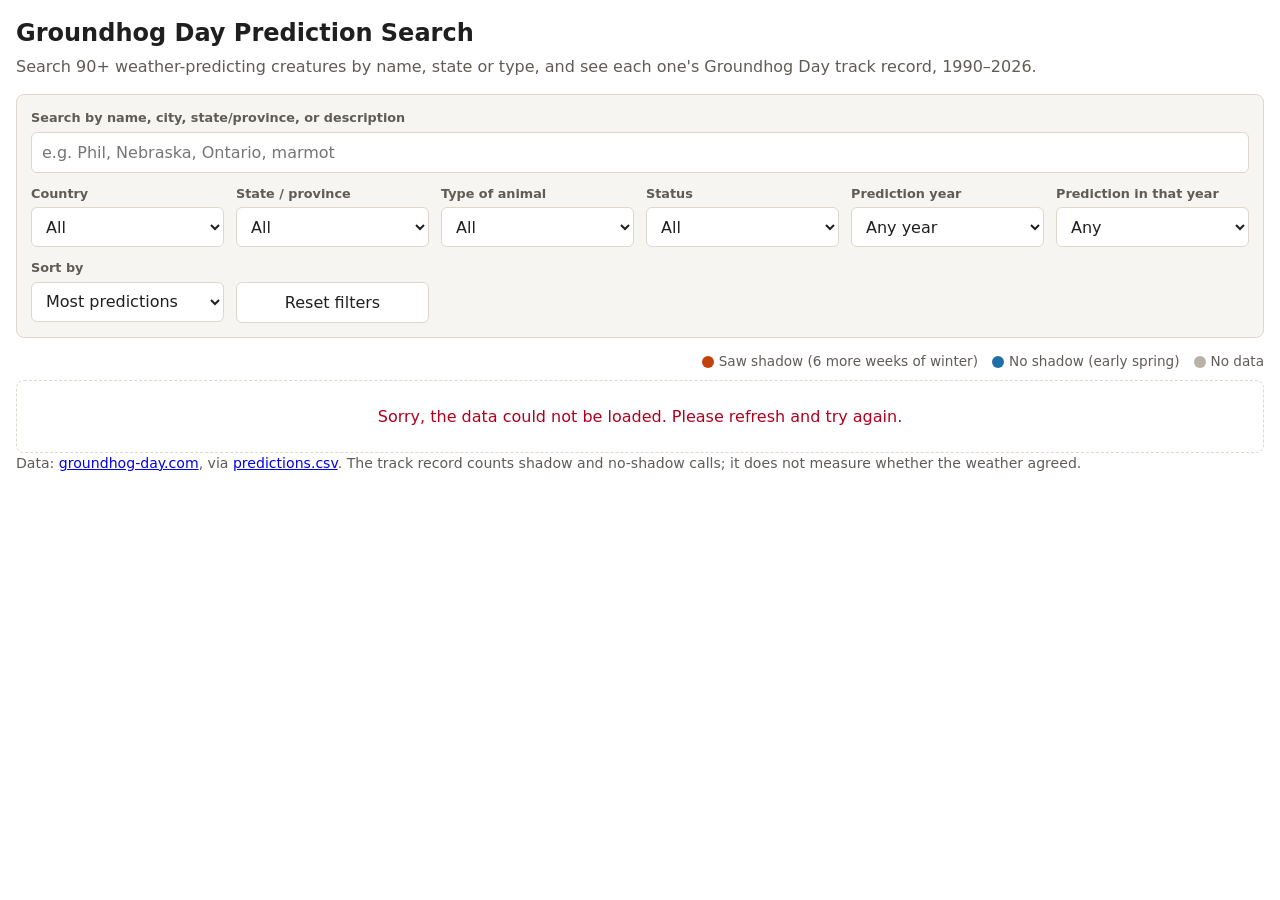
<file: groundhog-search.html>
<!doctype html>
<html lang="en">
<head>
  <meta charset="utf-8">
  <meta name="viewport" content="width=device-width, initial-scale=1">
  <title>Groundhog Day Prediction Search</title>
  <style>
    :root {
      --bg: #ffffff; --surface: #f7f5f1; --text: #1f1f1f; --muted: #5f5b57;
      --border: #ddd7ce; --accent: #8a4b08;
      --shadow: #c2410c;   /* saw shadow: six more weeks of winter */
      --noshadow: #1d6fa5; /* no shadow: early spring */
      --none: #b8b2a8;
    }
    @media (prefers-color-scheme: dark) {
      :root {
        --bg: #141414; --surface: #1e1e1e; --text: #f1eee9; --muted: #aaa49c;
        --border: #3a3a3a; --accent: #e8a35c;
        --shadow: #fb923c; --noshadow: #5ab0e6; --none: #6b665e;
      }
    }
    * { box-sizing: border-box; }
    body { margin: 0; padding: 16px; background: var(--bg); color: var(--text);
           font: 16px/1.45 system-ui, -apple-system, "Segoe UI", Roboto, sans-serif; }
    h1 { font-size: 1.5rem; margin: 0 0 4px; }
    .lede { margin: 0 0 16px; color: var(--muted); }
    form { display: grid; gap: 12px; grid-template-columns: repeat(auto-fit, minmax(170px, 1fr));
           background: var(--surface); border: 1px solid var(--border); border-radius: 8px; padding: 14px; }
    .field { display: flex; flex-direction: column; gap: 4px; }
    .field.wide { grid-column: 1 / -1; }
    label { font-size: .8rem; font-weight: 600; color: var(--muted); }
    input, select, button { font: inherit; color: var(--text); background: var(--bg);
           border: 1px solid var(--border); border-radius: 6px; padding: 8px 10px; min-height: 40px; }
    input:focus-visible, select:focus-visible, button:focus-visible, summary:focus-visible {
      outline: 3px solid var(--accent); outline-offset: 2px; }
    button { cursor: pointer; }
    .bar { display: flex; flex-wrap: wrap; align-items: center; justify-content: space-between;
           gap: 8px; margin: 14px 0 8px; }
    #count { font-weight: 600; }
    .legend { display: flex; flex-wrap: wrap; gap: 14px; font-size: .85rem; color: var(--muted); }
    .legend span { display: inline-flex; align-items: center; gap: 5px; }
    .dot { width: 12px; height: 12px; border-radius: 50%; display: inline-block; background: var(--none); }
    .dot.s1 { background: var(--shadow); }
    .dot.s0 { background: var(--noshadow); }
    ul.results { list-style: none; margin: 0; padding: 0; display: grid; gap: 12px;
                 grid-template-columns: repeat(auto-fill, minmax(min(100%, 340px), 1fr)); }
    .card { border: 1px solid var(--border); border-radius: 8px; padding: 14px; background: var(--bg);
            display: flex; flex-direction: column; gap: 8px; }
    .card h2 { font-size: 1.1rem; margin: 0; }
    .meta { color: var(--muted); font-size: .88rem; margin: 0; }
    .badges { display: flex; flex-wrap: wrap; gap: 6px; }
    .badge { font-size: .75rem; border: 1px solid var(--border); border-radius: 999px; padding: 1px 8px; color: var(--muted); }
    .stats { font-size: .9rem; margin: 0; }
    .ratio { height: 8px; border-radius: 4px; background: var(--noshadow); overflow: hidden; }
    .ratio i { display: block; height: 100%; background: var(--shadow); }
    .strip { display: flex; flex-wrap: wrap; gap: 3px; }
    .strip .dot { width: 10px; height: 10px; border-radius: 2px; }
    .strip .dot.hl { outline: 2px solid var(--text); outline-offset: 1px; }
    details summary { cursor: pointer; font-size: .9rem; color: var(--accent); font-weight: 600; }
    details p { margin: 6px 0; font-size: .9rem; }
    table { border-collapse: collapse; width: 100%; font-size: .85rem; margin-top: 6px; }
    th, td { text-align: left; padding: 3px 6px; border-bottom: 1px solid var(--border); vertical-align: top; }
    .scroll { max-height: 220px; overflow: auto; }
    .links a { color: var(--accent); }
    .links { font-size: .85rem; margin: 0; display: flex; gap: 12px; flex-wrap: wrap; }
    .empty, .error { padding: 24px; text-align: center; color: var(--muted); border: 1px dashed var(--border); border-radius: 8px; }
    .error { color: #b00020; }
    .more { display: block; margin: 16px auto 0; }
    mark { background: #ffe58a; color: #000; padding: 0 1px; border-radius: 2px; }
    .sr { position: absolute; left: -9999px; }
  </style>
</head>
<body>
  <main>
    <h1>Groundhog Day Prediction Search</h1>
    <p class="lede">Search 90+ weather-predicting creatures by name, state or type, and see each one's Groundhog Day track record, 1990–2026.</p>

    <form id="filters" role="search" aria-label="Search groundhogs" autocomplete="off">
      <div class="field wide">
        <label for="q">Search by name, city, state/province, or description</label>
        <input id="q" type="search" placeholder="e.g. Phil, Nebraska, Ontario, marmot">
      </div>
      <div class="field"><label for="country">Country</label><select id="country"><option value="">All</option></select></div>
      <div class="field"><label for="region">State / province</label><select id="region"><option value="">All</option></select></div>
      <div class="field"><label for="type">Type of animal</label><select id="type"><option value="">All</option></select></div>
      <div class="field"><label for="active">Status</label>
        <select id="active"><option value="">All</option><option value="1">Active</option><option value="0">Inactive</option></select></div>
      <div class="field"><label for="year">Prediction year</label><select id="year"><option value="">Any year</option></select></div>
      <div class="field"><label for="outcome">Prediction in that year</label>
        <select id="outcome">
          <option value="">Any</option>
          <option value="1">Saw shadow (6 more weeks of winter)</option>
          <option value="0">No shadow (early spring)</option>
          <option value="NA">No prediction on record</option>
        </select></div>
      <div class="field"><label for="sort">Sort by</label>
        <select id="sort">
          <option value="count">Most predictions</option>
          <option value="name">Name (A–Z)</option>
          <option value="shadowPct">% shadow</option>
          <option value="noShadowPct">% no shadow</option>
          <option value="region">State / province</option>
        </select></div>
      <div class="field"><label>&nbsp;</label><button type="reset" id="reset">Reset filters</button></div>
    </form>

    <div class="bar">
      <div id="count" role="status" aria-live="polite">Loading…</div>
      <div class="legend" aria-label="Legend">
        <span><i class="dot s1"></i> Saw shadow (6 more weeks of winter)</span>
        <span><i class="dot s0"></i> No shadow (early spring)</span>
        <span><i class="dot"></i> No data</span>
      </div>
    </div>

    <div id="out"></div>
    <p class="meta">Data: <a href="https://groundhog-day.com">groundhog-day.com</a>, via <a href="https://the-art-of-data-journalism.github.io/tutorial-data/groundhogs/predictions.csv">predictions.csv</a>. The track record counts shadow and no-shadow calls; it does not measure whether the weather agreed.</p>
  </main>

<script>
(() => {
  const CSV_URL = "https://the-art-of-data-journalism.github.io/tutorial-data/groundhogs/predictions.csv";
  const PAGE = 24;
  const $ = id => document.getElementById(id);
  const el = { q:$("q"), country:$("country"), region:$("region"), type:$("type"), active:$("active"),
               year:$("year"), outcome:$("outcome"), sort:$("sort"), out:$("out"), count:$("count"), form:$("filters") };
  let hogs = [], shown = PAGE, years = [];

  // --- CSV parser (handles quotes, escaped quotes, newlines inside fields) ---
  function parseCSV(text) {
    const rows = []; let row = [], f = "", q = false;
    if (text.charCodeAt(0) === 0xFEFF) text = text.slice(1);
    for (let i = 0; i < text.length; i++) {
      const c = text[i];
      if (q) {
        if (c === '"') { if (text[i+1] === '"') { f += '"'; i++; } else q = false; }
        else f += c;
      } else if (c === '"') q = true;
      else if (c === ",") { row.push(f); f = ""; }
      else if (c === "\n" || c === "\r") {
        if (c === "\r" && text[i+1] === "\n") i++;
        row.push(f); f = ""; if (row.length > 1 || row[0] !== "") rows.push(row); row = [];
      } else f += c;
    }
    if (f !== "" || row.length) { row.push(f); rows.push(row); }
    const head = rows.shift();
    return rows.map(r => Object.fromEntries(head.map((h, i) => [h, r[i] ?? ""])));
  }

  // The source file contains UTF-8 text that was mis-decoded (e.g. "â€™" for an apostrophe).
  const FIXES = [["â€™","’"],["â€˜","‘"],["â€œ","“"],["â€\u009d","”"],["â€�","”"],["â€“","–"],["â€”","—"],
                 ["â€¦","…"],["Ã©","é"],["Ã±","ñ"],["Ã¨","è"],["Ã¢","â"],["Ã¶","ö"],["Ã¼","ü"],["Â "," "],["â€","”"]];
  const fix = s => s && /[âÃÂ]/.test(s) ? FIXES.reduce((a,[b,c]) => a.split(b).join(c), s) : s;

  const esc = s => String(s ?? "").replace(/[&<>"']/g, c => ({"&":"&amp;","<":"&lt;",">":"&gt;",'"':"&quot;","'":"&#39;"}[c]));
  const safeUrl = u => /^https?:\/\//i.test(u || "") ? u : "";
  const norm = s => (s || "").toLowerCase().normalize("NFD").replace(/[̀-ͯ]/g, "");

  function build(rows) {
    const map = new Map();
    for (const r of rows) {
      let h = map.get(r.slug);
      if (!h) {
        h = { slug:r.slug, name:fix(r.name), city:fix(r.city), region:fix(r.region), country:r.country,
              type:r.type.replace(/s$/, ""), active:r.active === "1", description:fix(r.description),
              image:safeUrl(r.image), source:safeUrl(r.source), latest:safeUrl(r.currentPrediction),
              byYear:new Map(), last:0 };
        map.set(r.slug, h);
      }
      const y = +r.year;
      h.byYear.set(y, { shadow:r.shadow, details:fix(r.details) });
      if (y >= h.last) { h.last = y; h.active = r.active === "1"; h.latest = safeUrl(r.currentPrediction) || h.latest; }
      h.predictionsCount = Math.max(h.predictionsCount || 0, +r.predictionsCount || 0);
    }
    for (const h of map.values()) {
      const v = [...h.byYear.values()];
      h.shadow = v.filter(x => x.shadow === "1").length;
      h.noShadow = v.filter(x => x.shadow === "0").length;
      h.count = h.shadow + h.noShadow;
      h.shadowPct = h.count ? h.shadow / h.count : -1;
      h.noShadowPct = h.count ? h.noShadow / h.count : -1;
      h.hay = norm([h.name, h.city, h.region, h.country, h.type, h.description].join(" "));
    }
    return [...map.values()];
  }

  function fillSelect(sel, vals) {
    for (const v of vals) sel.append(new Option(v, v));
  }
  const uniq = (arr) => [...new Set(arr.filter(Boolean))].sort((a,b) => a.localeCompare(b));

  function refreshRegions() {
    const c = el.country.value, cur = el.region.value;
    const regs = uniq(hogs.filter(h => !c || h.country === c).map(h => h.region));
    el.region.length = 1; fillSelect(el.region, regs);
    el.region.value = regs.includes(cur) ? cur : "";
  }

  function filtered() {
    const terms = norm(el.q.value).split(/\s+/).filter(Boolean);
    const y = el.year.value ? +el.year.value : null, o = el.outcome.value;
    let list = hogs.filter(h =>
      terms.every(t => h.hay.includes(t)) &&
      (!el.country.value || h.country === el.country.value) &&
      (!el.region.value || h.region === el.region.value) &&
      (!el.type.value || h.type === el.type.value) &&
      (!el.active.value || h.active === (el.active.value === "1")) &&
      (y === null && !o ? true :
        y === null ? [...h.byYear.values()].some(p => p.shadow === o) :
        !o ? h.byYear.has(y) :
        h.byYear.has(y) && h.byYear.get(y).shadow === o)
    );
    const s = el.sort.value;
    list.sort((a,b) =>
      s === "name" ? a.name.localeCompare(b.name) :
      s === "region" ? (a.region.localeCompare(b.region) || a.name.localeCompare(b.name)) :
      s === "count" ? (b.count - a.count || a.name.localeCompare(b.name)) :
      (b[s] - a[s] || a.name.localeCompare(b.name)));
    return list;
  }

  function highlight(text, terms) {
    let out = esc(text);
    for (const t of terms) {
      if (t.length < 2) continue;
      out = out.replace(new RegExp("(" + t.replace(/[.*+?^${}()|[\]\\]/g, "\\$&") + ")(?![^<]*>)", "ig"), "<mark>$1</mark>");
    }
    return out;
  }

  const label = s => s === "1" ? "Saw shadow" : s === "0" ? "No shadow" : "No data";

  function card(h, terms, hy) {
    const strip = years.map(y => {
      const p = h.byYear.get(y), s = p ? p.shadow : "NA";
      const cls = s === "1" ? "s1" : s === "0" ? "s0" : "";
      return `<i class="dot ${cls}${y === hy ? " hl" : ""}" title="${y}: ${label(s)}"></i>`;
    }).join("");
    const rows = [...h.byYear.entries()].sort((a,b) => b[0] - a[0]).map(([y,p]) =>
      `<tr><td>${y}</td><td>${label(p.shadow)}</td><td>${esc(p.details)}</td></tr>`).join("");
    const pct = n => h.count ? Math.round(n / h.count * 100) + "%" : "–";
    const place = [h.city, h.region, h.country].filter(Boolean).join(", ");
    return `<li class="card">
      <h2>${highlight(h.name, terms)}</h2>
      <p class="meta">${highlight(place, terms)}</p>
      <div class="badges"><span class="badge">${esc(h.type)}</span><span class="badge">${h.active ? "Active" : "Inactive"}</span></div>
      <p class="stats"><strong>Track record:</strong> ${h.count
        ? `${h.count} predictions since ${Math.min(...h.byYear.keys())}. Shadow ${h.shadow} (${pct(h.shadow)}), no shadow ${h.noShadow} (${pct(h.noShadow)})`
        : "No predictions on record"}</p>
      ${h.count ? `<div class="ratio" role="img" aria-label="${pct(h.shadow)} shadow, ${pct(h.noShadow)} no shadow"><i style="width:${h.shadow / h.count * 100}%"></i></div>` : ""}
      <div class="strip" role="img" aria-label="Prediction history ${years[0]} to ${years[years.length-1]}">${strip}</div>
      <details><summary>Description &amp; year-by-year history</summary>
        <p>${highlight(h.description, terms)}</p>
        <div class="scroll"><table><thead><tr><th>Year</th><th>Prediction</th><th>Notes</th></tr></thead><tbody>${rows}</tbody></table></div>
      </details>
      <p class="links">${h.source ? `<a href="${esc(h.source)}" target="_blank" rel="noopener">Past predictions</a>` : ""}${h.latest ? `<a href="${esc(h.latest)}" target="_blank" rel="noopener">Latest prediction</a>` : ""}</p>
    </li>`;
  }

  function render() {
    const list = filtered(), terms = norm(el.q.value).split(/\s+/).filter(Boolean);
    const hy = el.year.value ? +el.year.value : null;
    el.count.textContent = `${list.length} of ${hogs.length} animals`;
    if (!list.length) { el.out.innerHTML = '<div class="empty">No animals match these filters. Try removing one.</div>'; return; }
    const page = list.slice(0, shown);
    el.out.innerHTML = `<ul class="results">${page.map(h => card(h, terms, hy)).join("")}</ul>` +
      (list.length > shown ? `<button type="button" class="more" id="more">Show more (${list.length - shown} remaining)</button>` : "");
    const more = $("more");
    if (more) more.onclick = () => { shown += PAGE; render(); };
    reportHeight();
  }

  // Lets a CMS embed resize the iframe: parent can listen for {type:"groundhog-search-height"}.
  function reportHeight() {
    if (window.parent !== window)
      window.parent.postMessage({ type:"groundhog-search-height", height:document.documentElement.scrollHeight }, "*");
  }

  async function init() {
    try {
      const res = await fetch(CSV_URL);
      if (!res.ok) throw new Error(res.status);
      const rows = parseCSV(await res.text());
      years = [...new Set(rows.map(r => +r.year))].sort((a,b) => a - b);
      hogs = build(rows);
      fillSelect(el.country, uniq(hogs.map(h => h.country)));
      fillSelect(el.type, uniq(hogs.map(h => h.type)));
      for (const y of [...years].reverse()) el.year.append(new Option(y, y));
      refreshRegions();
      render();
    } catch (e) {
      el.count.textContent = "";
      el.out.innerHTML = '<div class="error" role="alert">Sorry, the data could not be loaded. Please refresh and try again.</div>';
    }
  }

  let t;
  el.q.addEventListener("input", () => { clearTimeout(t); t = setTimeout(() => { shown = PAGE; render(); }, 120); });
  el.form.addEventListener("change", e => {
    if (e.target === el.country) refreshRegions();
    shown = PAGE; render();
  });
  el.form.addEventListener("submit", e => e.preventDefault());
  el.form.addEventListener("reset", () => setTimeout(() => { refreshRegions(); shown = PAGE; render(); }));
  window.addEventListener("resize", reportHeight);
  init();
})();
</script>
</body>
</html>
</file>
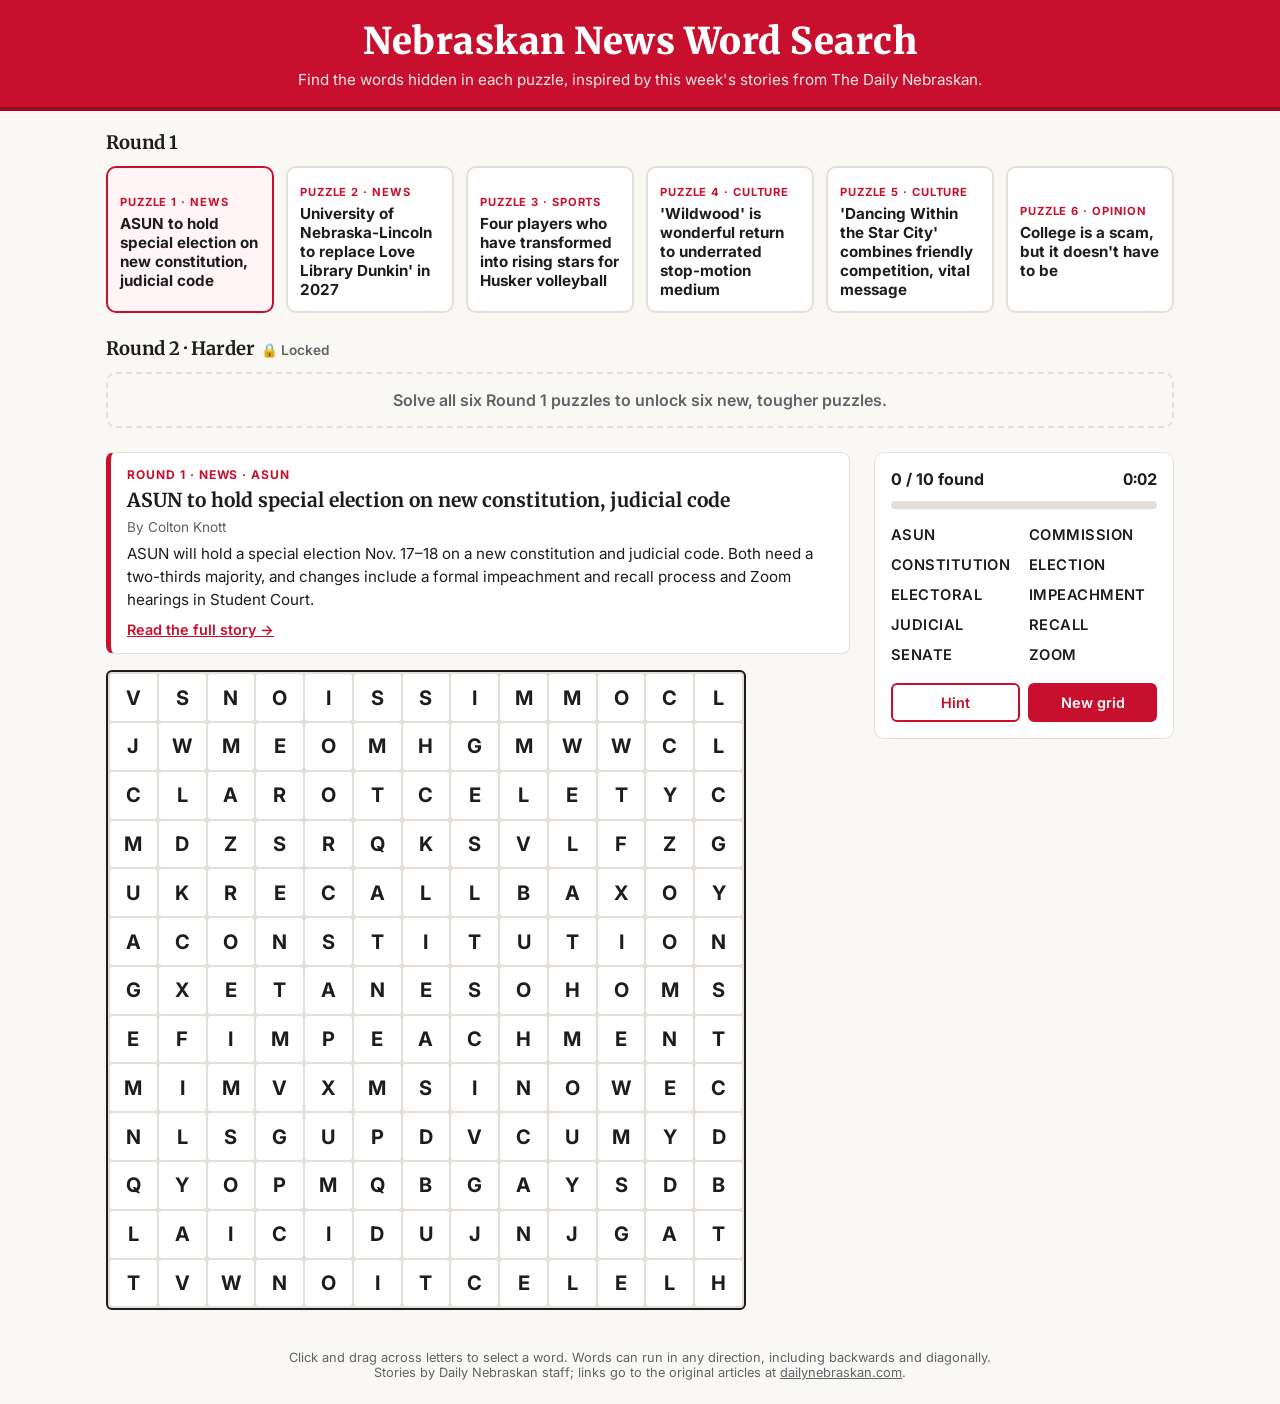
<file: dn_word_search/dn_word_search.html>
<!DOCTYPE html>
<html lang="en">
<head>
<meta charset="UTF-8">
<meta name="viewport" content="width=device-width, initial-scale=1">
<title>Nebraskan News Word Search</title>
<link rel="preconnect" href="https://fonts.googleapis.com">
<link href="https://fonts.googleapis.com/css2?family=Merriweather:wght@700;900&family=Inter:wght@400;600;700&display=swap" rel="stylesheet">
<style>
  :root {
    --red: #c8102e;
    --red-dark: #9b0c23;
    --ink: #1d1d1f;
    --muted: #5f6368;
    --paper: #faf8f5;
    --card: #ffffff;
    --line: #e4dfd8;
    --cell: #ffffff;
    --cell-hover: #fde8eb;
  }
  * { box-sizing: border-box; }
  body {
    margin: 0;
    background: var(--paper);
    color: var(--ink);
    font-family: "Inter", system-ui, sans-serif;
  }
  header {
    background: var(--red);
    color: #fff;
    padding: 18px 16px;
    text-align: center;
    border-bottom: 4px solid var(--red-dark);
  }
  header h1 {
    margin: 0;
    font-family: "Merriweather", Georgia, serif;
    font-weight: 900;
    font-size: clamp(1.5rem, 4vw, 2.3rem);
    letter-spacing: .5px;
  }
  header p { margin: 6px 0 0; opacity: .9; font-size: .95rem; }

  main { max-width: 1100px; margin: 0 auto; padding: 20px 16px 40px; }

  /* Puzzle picker */
  .picker-title {
    font-family: "Merriweather", Georgia, serif;
    font-size: 1.15rem;
    margin: 0 0 12px;
  }
  .picker {
    display: grid;
    grid-template-columns: repeat(auto-fill, minmax(165px, 1fr));
    gap: 12px;
    margin-bottom: 24px;
  }
  .pick {
    text-align: left;
    background: var(--card);
    border: 2px solid var(--line);
    border-radius: 10px;
    padding: 12px;
    cursor: pointer;
    font: inherit;
    color: inherit;
    transition: border-color .15s, transform .15s;
    position: relative;
  }
  .picker-title .lock { color: var(--muted); font-family: "Inter", system-ui, sans-serif; font-size: .85rem; font-weight: 600; margin-left: 6px; }
  .locked-note {
    grid-column: 1 / -1; margin: 0; padding: 16px;
    border: 2px dashed var(--line); border-radius: 10px;
    color: var(--muted); text-align: center; font-weight: 600;
  }
  .pick:hover { border-color: var(--red); transform: translateY(-2px); }
  .pick.active { border-color: var(--red); background: #fff5f6; }
  .pick .sec {
    font-size: .7rem; font-weight: 700; text-transform: uppercase;
    letter-spacing: .08em; color: var(--red);
  }
  .pick .name { display: block; font-weight: 700; margin-top: 4px; font-size: .95rem; line-height: 1.25; }
  .pick .done-badge {
    position: absolute; top: 8px; right: 10px;
    font-size: .7rem; font-weight: 700; color: #1a7f37;
  }

  /* Game layout */
  .game {
    display: grid;
    grid-template-columns: minmax(0, 1fr) 300px;
    gap: 24px;
    align-items: start;
  }
  @media (max-width: 820px) {
    .game { grid-template-columns: 1fr; }
  }

  .story {
    background: var(--card);
    border: 1px solid var(--line);
    border-left: 5px solid var(--red);
    border-radius: 8px;
    padding: 14px 16px;
    margin-bottom: 16px;
  }
  .story .sec { font-size: .75rem; font-weight: 700; text-transform: uppercase; letter-spacing: .08em; color: var(--red); }
  .story h2 { font-family: "Merriweather", Georgia, serif; font-size: 1.2rem; margin: 6px 0; line-height: 1.3; }
  .story .by { font-size: .85rem; color: var(--muted); margin: 0 0 8px; }
  .story .sum { margin: 0 0 8px; line-height: 1.5; font-size: .95rem; }
  .story a { color: var(--red); font-weight: 600; font-size: .9rem; }

  .board-wrap { position: relative; }
  .board {
    display: grid;
    gap: 2px;
    background: var(--line);
    border: 2px solid var(--ink);
    border-radius: 6px;
    padding: 2px;
    user-select: none;
    -webkit-user-select: none;
    touch-action: none;
    width: 100%;
    max-width: 640px;
    aspect-ratio: 1 / 1;
    position: relative;
  }
  .cell {
    background: var(--cell);
    display: flex;
    align-items: center;
    justify-content: center;
    font-weight: 700;
    font-size: clamp(.8rem, 2.6vw, 1.25rem);
    cursor: pointer;
    position: relative;
    z-index: 1;
    border-radius: 3px;
  }
  .cell:hover { background: var(--cell-hover); }
  .cell.sel { background: #ffd34d; }
  .cell.found { color: #fff; }
  .cell.hint { animation: pulse 1s ease-in-out 3; }
  @keyframes pulse { 50% { background: #ffd34d; } }

  .side {
    background: var(--card);
    border: 1px solid var(--line);
    border-radius: 10px;
    padding: 16px;
    position: sticky;
    top: 16px;
  }
  .stats { display: flex; justify-content: space-between; margin-bottom: 12px; font-weight: 700; }
  .stats .timer { font-variant-numeric: tabular-nums; }
  .progress { height: 8px; background: var(--line); border-radius: 4px; overflow: hidden; margin-bottom: 14px; }
  .progress div { height: 100%; width: 0; background: var(--red); transition: width .3s; }
  .words { list-style: none; padding: 0; margin: 0 0 16px; display: grid; grid-template-columns: 1fr 1fr; gap: 6px 10px; }
  .words li { font-weight: 600; font-size: .92rem; letter-spacing: .03em; padding: 3px 0; }
  .words li.got { text-decoration: line-through; color: var(--muted); }
  .words li.got::before { content: "✓ "; color: #1a7f37; }
  .btns { display: flex; gap: 8px; flex-wrap: wrap; }
  .btn {
    flex: 1;
    font: inherit; font-weight: 600; font-size: .9rem;
    padding: 9px 10px;
    border-radius: 6px;
    border: 2px solid var(--red);
    background: #fff; color: var(--red);
    cursor: pointer;
  }
  .btn.primary { background: var(--red); color: #fff; }
  .btn:hover { filter: brightness(.95); }

  .win {
    display: none;
    position: absolute; inset: 0;
    background: rgba(255,255,255,.93);
    z-index: 5;
    align-items: center; justify-content: center;
    text-align: center;
    border-radius: 6px;
    padding: 20px;
    max-width: 640px;
  }
  .win.show { display: flex; }
  .win h3 { font-family: "Merriweather", Georgia, serif; font-size: 1.8rem; color: var(--red); margin: 0 0 8px; }
  .win p { margin: 0 0 16px; }
  .win .btns { justify-content: center; }
  .win .btn { flex: 0 0 auto; padding: 10px 18px; text-decoration: none; }

  footer { text-align: center; color: var(--muted); font-size: .8rem; padding: 0 16px 24px; }
  footer a { color: var(--muted); }
</style>
</head>
<body>
<header>
  <h1>Nebraskan News Word Search</h1>
  <p>Find the words hidden in each puzzle, inspired by this week's stories from The Daily Nebraskan.</p>
</header>

<main>
  <div id="picker"></div>

  <div class="game">
    <div>
      <div class="story" id="story"></div>
      <div class="board-wrap">
        <div class="board" id="board"></div>
        <div class="win" id="win">
          <div>
            <h3 id="winTitle">Puzzle complete!</h3>
            <p id="winText"></p>
            <div class="btns">
              <a class="btn primary" id="winRead" target="_blank" rel="noopener">Read the story</a>
              <button class="btn" id="winNext">Next puzzle</button>
            </div>
          </div>
        </div>
      </div>
    </div>

    <aside class="side">
      <div class="stats">
        <span id="count">0 / 0 found</span>
        <span class="timer" id="timer">0:00</span>
      </div>
      <div class="progress"><div id="bar"></div></div>
      <ul class="words" id="words"></ul>
      <div class="btns">
        <button class="btn" id="hintBtn">Hint</button>
        <button class="btn primary" id="newBtn">New grid</button>
      </div>
    </aside>
  </div>
</main>

<footer>
  Click and drag across letters to select a word. Words can run in any direction, including backwards and diagonally.<br>
  Stories by Daily Nebraskan staff; links go to the original articles at <a href="https://www.dailynebraskan.com/" target="_blank" rel="noopener">dailynebraskan.com</a>.
</footer>

<script>
const PUZZLES = [
  {
    section: "News · ASUN",
    title: "ASUN to hold special election on new constitution, judicial code",
    author: "Colton Knott",
    summary: "ASUN will hold a special election Nov. 17–18 on a new constitution and judicial code. Both need a two-thirds majority, and changes include a formal impeachment and recall process and Zoom hearings in Student Court.",
    url: "https://www.dailynebraskan.com/news/asun/asun-to-hold-special-election-on-new-constitution-judicial-code/article_e1df6e1b-7bde-45ba-b50a-f558c500a871.html",
    words: ["ASUN", "CONSTITUTION", "JUDICIAL", "ELECTION", "SENATE", "IMPEACHMENT", "ELECTORAL", "COMMISSION", "RECALL", "ZOOM"]
  },
  {
    section: "News",
    title: "University of Nebraska-Lincoln to replace Love Library Dunkin' in 2027",
    author: "Justin Diep and Colton Knott",
    summary: "The last on-campus Dunkin', in the Adele Hall Learning Commons, will be replaced in early 2027 by a cafe run by University Dining Services, which will accept meal plans.",
    url: "https://www.dailynebraskan.com/news/university-of-nebraska-lincoln-to-replace-love-library-dunkin-in-2027/article_ee302f47-dc6b-4009-bfb8-052fabcb7621.html",
    words: ["DUNKIN", "LIBRARY", "ADELE", "COMMONS", "DINING", "COFFEE", "CAFE", "CONTRACT", "MENU", "MEALPLAN"]
  },
  {
    section: "Sports · Volleyball",
    title: "Four players who have transformed into rising stars for Husker volleyball",
    author: "Tim Falk",
    summary: "No. 1 Nebraska is 25-0, and four players who began the season in smaller roles — Olivia Mauch, Virginia Adriano, Teraya Sigler and Manaia Ogbechie — are driving its title hopes.",
    url: "https://www.dailynebraskan.com/sports/four-players-who-have-transformed-into-rising-stars-for-husker-volleyball/article_2427e98a-5985-4120-954f-9ade7fe40ce6.html",
    words: ["NEBRASKA", "VOLLEYBALL", "HUSKERS", "MAUCH", "ADRIANO", "SIGLER", "OGBECHIE", "LIBERO", "HITTER", "UNDEFEATED"]
  },
  {
    section: "Culture · Film",
    title: "REVIEW: 'Wildwood' is wonderful return to underrated stop-motion medium",
    author: "Emiliano Munoz-Contreras",
    summary: "Laika's stop-motion film \"Wildwood\" follows Prue as she sets out to rescue her brother Mac after crows carry him off. The reviewer praises its visuals and layered villain.",
    url: "https://www.dailynebraskan.com/culture/review-wildwood-is-wonderful-return-to-underrated-stop-motion-medium/article_f97fdbf2-59cd-4612-b5f4-73e59c9cb0ae.html",
    words: ["WILDWOOD", "LAIKA", "STOPMOTION", "PRUE", "MAC", "CROWS", "AWKWAFINA", "ANIMATION", "VILLAIN", "CORALINE"]
  },
  {
    section: "Culture",
    title: "'Dancing Within the Star City' combines friendly competition, vital message",
    author: "Jada Randecker",
    summary: "The Joshua Collingsworth Memorial Foundation's fifth annual fundraiser had eight Lincoln-area couples dance to raise money for child water safety and drowning awareness.",
    url: "https://www.dailynebraskan.com/culture/dancing-within-the-star-city-combines-friendly-competition-vital-message/article_a942784f-2df0-419f-9aac-307b62ca454c.html",
    words: ["DANCING", "STARCITY", "LINCOLN", "FOUNDATION", "FUNDRAISER", "RHODES", "COUPLES", "WATER", "SAFETY", "DROWNING"]
  },
  {
    section: "Opinion",
    title: "OPINION: College is a scam, but it doesn't have to be",
    author: "Jocelynn Messersmith",
    summary: "The columnist argues public college should be free to widen access and cut debt, and that schools should at least work harder on affordability, pointing to Purdue's tuition freeze.",
    url: "https://www.dailynebraskan.com/opinion/opinion-college-is-a-scam-but-it-doesn-t-have-to-be/article_c2ceb488-6a87-4852-a56b-bc5eb19a0f44.html",
    words: ["TUITION", "COLLEGE", "PURDUE", "ECONOMY", "AFFORDABLE", "TAXPAYER", "DEBT", "EDUCATION", "ACCESS", "FREEZE"]
  },
  // ----- Round 2 (unlocked after all Round 1 puzzles are solved) -----
  {
    round: 2,
    section: "News",
    title: "First-generation Husker earns Obama Foundation Scholarship",
    author: "Colton Knott",
    summary: "Junior political science major Leonardo Luna-Duran received the Obama-Chesky Voyager Scholarship for public service. The $100,000 award covers education costs, technology, an Airbnb stipend and a six-week trip.",
    url: "https://www.dailynebraskan.com/news/first-generation-husker-earns-obama-foundation-scholarship/article_4edcc133-5e17-4e76-bf34-cb2c8bd1b051.html",
    words: ["OBAMA", "VOYAGER", "SCHOLARSHIP", "CHESKY", "AIRBNB", "HUSKER", "SERVICE", "POLITICAL", "JUNIOR", "STIPEND"]
  },
  {
    round: 2,
    section: "News",
    title: "Southeast Community College creates new transfer plan with UNL",
    author: "Noora Mohamed",
    summary: "A new partnership guarantees UNL admission to Southeast Community College students who finish an associate degree with at least a 2.0 GPA, with advisors from both schools.",
    url: "https://www.dailynebraskan.com/news/southeast-community-college-creates-new-transfer-plan-with-unl/article_3a3afcf5-9f2f-41b0-b9a5-453ef4368cc4.html",
    words: ["TRANSFER", "SOUTHEAST", "COMMUNITY", "PARTNERSHIP", "ADVISORS", "ASSOCIATE", "CREDITS", "ADMISSION", "DEGREE", "WORKFORCE"]
  },
  {
    round: 2,
    section: "Sports · Football",
    title: "BREAKING: Nebraska football fires offensive coordinator Dana Holgorsen",
    author: "Matthew Malloy",
    summary: "Nebraska fired Holgorsen a day after a 24-13 loss at Illinois extended the Huskers' losing streak to four games. Glenn Thomas will handle play-calling for the rest of the regular season.",
    url: "https://www.dailynebraskan.com/sports/breaking-nebraska-football-fires-offensive-coordinator-dana-holgorsen/article_3530730a-e08a-4d20-a5fd-8bad59beb445.html",
    words: ["HOLGORSEN", "RHULE", "ILLINOIS", "THOMAS", "COORDINATOR", "OFFENSIVE", "HUSKERS", "FIRED", "PLAYCALLING", "QUARTERBACK"]
  },
  {
    round: 2,
    section: "Sports · Bowling",
    title: "Husker Bowling displays strong performance at the Bulldog Classic",
    author: "Logan Whitten",
    summary: "No. 5 Nebraska bowling went 7-6 and finished fourth at the Bulldog Classic, sweeping Louisiana Tech before losing a 4-3 third-place game to Arkansas State. Next up is McKendree's Bearcat Classic.",
    url: "https://www.dailynebraskan.com/sports/husker-bowling-displays-strong-performance-at-the-bulldog-classic/article_de612625-cad6-4d22-86f8-47c9bf5ab8f4.html",
    words: ["BOWLING", "BULLDOG", "CLASSIC", "ARKANSAS", "LOUISIANA", "VANDERBILT", "MCKENDREE", "BEARCAT", "SWEEP", "HUSKERS"]
  },
  {
    round: 2,
    section: "Culture",
    title: "Lincoln cyclers gather at Pepe's Bistro for bikes, burritos, brownies",
    author: "Jaxson Beck",
    summary: "Pepe's Bistro on South 11th Street hosted a bike-parts swap with burritos from owner Pepe Fierro and brownies from Lil D's Brownies. Fierro founded Lincoln Bike Kitchen in 2006.",
    url: "https://www.dailynebraskan.com/culture/lincoln-cyclers-gather-at-pepe-s-bistro-for-bikes-burritos-brownies/article_499fdeae-ee6f-4337-903a-7b72e43bdeb4.html",
    words: ["PEPE", "BISTRO", "BIKES", "BURRITOS", "BROWNIES", "BARTER", "KITCHEN", "FIERRO", "CYCLERS", "LINCOLN"]
  },
  {
    round: 2,
    section: "News",
    title: "Nebraska Union to open new dining options in spring 2027 after delays",
    author: "Noora Mohamed",
    summary: "Five renovated Nebraska Union restaurant spaces will open in stages starting spring 2027 after construction delays. Imperial Palace and Valentino's return, Husker Heroes expands, and Sossy and Choolah open for the first time.",
    url: "https://www.dailynebraskan.com/news/nebraska-union-to-open-new-dining-options-in-spring-2027-after-delays/article_1f908b50-961d-4838-ba8b-e999b6fed244.html",
    words: ["UNION", "DINING", "CONSTRUCTION", "RESTAURANTS", "SPRING", "IMPERIAL", "VALENTINOS", "CHOOLAH", "SOSSY", "ASBESTOS"]
  }
];
PUZZLES.forEach(p => { if (!p.round) p.round = 1; });

let SIZE = 13;
const DIRS = [[0,1],[1,0],[1,1],[-1,1],[0,-1],[-1,0],[-1,-1],[1,-1]];
// Round 2 is harder: bigger grid, words lean backwards/diagonal,
// and filler letters are mostly borrowed from the hidden words (decoys).
const ROUND_SETTINGS = {
  1: { size: 13, dirs: DIRS, decoy: 0, label: "" },
  2: {
    size: 15,
    dirs: [[0,1],[1,0],
           [0,-1],[0,-1],[-1,0],[-1,0],
           [1,1],[1,1],[-1,1],[-1,1],[-1,-1],[-1,-1],[-1,-1],[1,-1],[1,-1],[1,-1]],
    decoy: 0.6,
    label: "Harder"
  }
};
const COLORS = ["#c8102e","#1f6feb","#1a7f37","#8250df","#d4730b","#0e8a8a","#bf3989","#6e5a2c","#2d4a8a","#a0412d"];

const $ = id => document.getElementById(id);
let current = 0, placed = [], found = new Set(), grid = [], cells = [];
let startTime = 0, timerId = null, completed = new Set();

try { (JSON.parse(localStorage.getItem("dnws-done") || "[]")).forEach(i => completed.add(i)); } catch (e) {}

function shuffle(a) { for (let i = a.length - 1; i > 0; i--) { const j = Math.floor(Math.random() * (i + 1)); [a[i], a[j]] = [a[j], a[i]]; } return a; }

function generate(words, settings) {
  const dirs = settings.dirs;
  const pool = words.join("");
  for (let attempt = 0; attempt < 200; attempt++) {
    const g = Array.from({length: SIZE}, () => Array(SIZE).fill(""));
    const out = [];
    let ok = true;
    const sorted = [...words].sort((a, b) => b.length - a.length);
    for (const w of sorted) {
      let done = false;
      for (let t = 0; t < 400 && !done; t++) {
        const [dr, dc] = dirs[Math.floor(Math.random() * dirs.length)];
        const r = Math.floor(Math.random() * SIZE), c = Math.floor(Math.random() * SIZE);
        const er = r + dr * (w.length - 1), ec = c + dc * (w.length - 1);
        if (er < 0 || er >= SIZE || ec < 0 || ec >= SIZE) continue;
        let fits = true;
        for (let i = 0; i < w.length; i++) {
          const ch = g[r + dr * i][c + dc * i];
          if (ch && ch !== w[i]) { fits = false; break; }
        }
        if (!fits) continue;
        const path = [];
        for (let i = 0; i < w.length; i++) { g[r + dr * i][c + dc * i] = w[i]; path.push([r + dr * i, c + dc * i]); }
        out.push({word: w, path});
        done = true;
      }
      if (!done) { ok = false; break; }
    }
    if (!ok) continue;
    const A = "ABCDEFGHIJKLMNOPQRSTUVWXYZ";
    for (let r = 0; r < SIZE; r++) for (let c = 0; c < SIZE; c++) if (!g[r][c]) {
      g[r][c] = Math.random() < settings.decoy
        ? pool[Math.floor(Math.random() * pool.length)]
        : A[Math.floor(Math.random() * 26)];
    }
    return {g, out};
  }
  throw new Error("Could not build grid");
}

function roundDone(rd) { return PUZZLES.every((p, i) => p.round !== rd || completed.has(i)); }
function saveCompleted() { try { localStorage.setItem("dnws-done", JSON.stringify([...completed])); } catch (e) {} }
function nextInRound(rd, from) {
  const idx = PUZZLES.map((p, i) => i).filter(i => PUZZLES[i].round === rd);
  const start = idx.indexOf(from);
  for (let k = 1; k <= idx.length; k++) {
    const i = idx[(start + k + idx.length) % idx.length];
    if (!completed.has(i)) return i;
  }
  return idx[0];
}

function renderPicker() {
  const root = $("picker");
  root.innerHTML = "";
  [1, 2].forEach(rd => {
    const locked = rd === 2 && !roundDone(1);
    const h = document.createElement("h2");
    h.className = "picker-title";
    h.textContent = rd === 2 ? "Round 2 · Harder" : "Round 1";
    if (locked) { const s = document.createElement("span"); s.className = "lock"; s.textContent = "🔒 Locked"; h.appendChild(s); }
    root.appendChild(h);
    const box = document.createElement("div");
    box.className = "picker";
    root.appendChild(box);
    if (locked) {
      const n = document.createElement("p");
      n.className = "locked-note";
      n.textContent = "Solve all six Round 1 puzzles to unlock six new, tougher puzzles.";
      box.appendChild(n);
      return;
    }
  PUZZLES.forEach((p, i) => {
    if (p.round !== rd) return;
    const b = document.createElement("button");
    b.className = "pick" + (i === current ? " active" : "");
    b.innerHTML = `<span class="sec"></span><span class="name"></span>${completed.has(i) ? '<span class="done-badge">✓ Solved</span>' : ""}`;
    b.querySelector(".sec").textContent = `Puzzle ${i + 1} · ${p.section.split(" · ")[0]}`;
    b.querySelector(".name").textContent = p.title.replace(/^(REVIEW|OPINION): /, "");
    b.onclick = () => load(i);
    box.appendChild(b);
  });
  });
}

// ----- Saving the puzzle in progress -----
const PROGRESS_KEY = "dnws-progress";
let restoring = false;

function elapsedSeconds() { return Math.floor((Date.now() - startTime) / 1000); }

function saveProgress() {
  if (restoring) return;
  try {
    localStorage.setItem(PROGRESS_KEY, JSON.stringify({
      puzzle: current, grid, placed, found: [...found], elapsed: elapsedSeconds()
    }));
  } catch (e) {}
}

function readProgress() {
  try {
    const s = JSON.parse(localStorage.getItem(PROGRESS_KEY) || "null");
    if (!s || !PUZZLES[s.puzzle]) return null;
    const p = PUZZLES[s.puzzle];
    const size = ROUND_SETTINGS[p.round].size;
    if (!Array.isArray(s.grid) || s.grid.length !== size || s.grid.some(row => row.length !== size)) return null;
    if (!Array.isArray(s.placed) || s.placed.map(x => x.word).sort().join() !== [...p.words].sort().join()) return null;
    if (p.round === 2 && !roundDone(1)) return null;
    return s;
  } catch (e) { return null; }
}

function load(i, saved) {
  current = i;
  const p = PUZZLES[i];
  const settings = ROUND_SETTINGS[p.round];
  SIZE = settings.size;
  if (saved) { grid = saved.grid; placed = saved.placed; }
  else { const {g, out} = generate(p.words, settings); grid = g; placed = out; }
  found = new Set();
  $("story").innerHTML = `<div class="sec"></div><h2></h2><p class="by"></p><p class="sum"></p><a target="_blank" rel="noopener">Read the full story →</a>`;
  $("story").querySelector(".sec").textContent = `Round ${p.round}${settings.label ? " (" + settings.label + ")" : ""} · ${p.section}`;
  $("story").querySelector("h2").textContent = p.title;
  $("story").querySelector(".by").textContent = "By " + p.author;
  $("story").querySelector(".sum").textContent = p.summary;
  $("story").querySelector("a").href = p.url;
  $("winRead").href = p.url;

  const board = $("board");
  board.innerHTML = "";
  board.style.gridTemplateColumns = `repeat(${SIZE}, 1fr)`;
  cells = [];
  for (let r = 0; r < SIZE; r++) {
    cells.push([]);
    for (let c = 0; c < SIZE; c++) {
      const d = document.createElement("div");
      d.className = "cell";
      d.textContent = grid[r][c];
      d.dataset.r = r; d.dataset.c = c;
      board.appendChild(d);
      cells[r].push(d);
    }
  }
  $("words").innerHTML = "";
  [...p.words].sort().forEach(w => {
    const li = document.createElement("li");
    li.textContent = w; li.dataset.w = w;
    $("words").appendChild(li);
  });
  $("win").classList.remove("show");
  updateStats();
  renderPicker();
  clearInterval(timerId);
  startTime = Date.now() - (saved ? (saved.elapsed || 0) * 1000 : 0);
  timerId = setInterval(tick, 1000);
  tick();
  if (saved) {
    // replay the words already found, in the same order (keeps their colors)
    restoring = true;
    (saved.found || []).forEach(w => { const pw = placed.find(x => x.word === w); if (pw) markFound(pw); });
    restoring = false;
  }
  saveProgress();
}

function tick() {
  const s = elapsedSeconds();
  $("timer").textContent = `${Math.floor(s / 60)}:${String(s % 60).padStart(2, "0")}`;
  saveProgress();
}

// save right away when the tab is hidden or closed
document.addEventListener("visibilitychange", () => { if (document.hidden && timerId) saveProgress(); });
window.addEventListener("pagehide", () => { if (timerId) saveProgress(); });

function updateStats() {
  const n = PUZZLES[current].words.length;
  $("count").textContent = `${found.size} / ${n} found`;
  $("bar").style.width = (found.size / n * 100) + "%";
}

// ----- Selection -----
let selStart = null, selPath = [];

function cellFromPoint(x, y) {
  const el = document.elementFromPoint(x, y);
  return el && el.classList.contains("cell") ? [+el.dataset.r, +el.dataset.c] : null;
}

function linePath(a, b) {
  const dr = b[0] - a[0], dc = b[1] - a[1];
  const len = Math.max(Math.abs(dr), Math.abs(dc));
  if (len === 0) return [a];
  // snap to the nearest of 8 directions
  const ang = Math.atan2(dr, dc);
  const oct = Math.round(ang / (Math.PI / 4));
  const sr = Math.round(Math.sin(oct * Math.PI / 4)), sc = Math.round(Math.cos(oct * Math.PI / 4));
  const steps = (sr !== 0 && sc !== 0) ? Math.min(Math.abs(dr), Math.abs(dc), len) : len;
  const n = (sr !== 0 && sc !== 0) ? Math.max(Math.abs(dr), Math.abs(dc)) : len;
  const path = [];
  for (let i = 0; i <= n; i++) {
    const r = a[0] + sr * i, c = a[1] + sc * i;
    if (r < 0 || r >= SIZE || c < 0 || c >= SIZE) break;
    path.push([r, c]);
  }
  return path;
}

function paintSel() {
  document.querySelectorAll(".cell.sel").forEach(c => c.classList.remove("sel"));
  selPath.forEach(([r, c]) => cells[r][c].classList.add("sel"));
}

$("board").addEventListener("pointerdown", e => {
  const p = cellFromPoint(e.clientX, e.clientY);
  if (!p) return;
  e.preventDefault();
  selStart = p; selPath = [p]; paintSel();
});
window.addEventListener("pointermove", e => {
  if (!selStart) return;
  const p = cellFromPoint(e.clientX, e.clientY);
  if (!p) return;
  selPath = linePath(selStart, p); paintSel();
});
window.addEventListener("pointerup", () => {
  if (!selStart) return;
  checkSelection();
  selStart = null; selPath = []; paintSel();
});

function checkSelection() {
  if (selPath.length < 2) return;
  const key = selPath.map(p => p.join(",")).join("|");
  const rev = [...selPath].reverse().map(p => p.join(",")).join("|");
  for (const pw of placed) {
    if (found.has(pw.word)) continue;
    const pk = pw.path.map(p => p.join(",")).join("|");
    if (pk === key || pk === rev) { markFound(pw); return; }
  }
}

function markFound(pw) {
  found.add(pw.word);
  const color = COLORS[(found.size - 1) % COLORS.length];
  pw.path.forEach(([r, c]) => { cells[r][c].classList.add("found"); cells[r][c].style.background = color; });
  const li = $("words").querySelector(`[data-w="${pw.word}"]`);
  if (li) li.classList.add("got");
  updateStats();
  saveProgress();
  if (found.size === placed.length) win();
}

function win() {
  restoring = false;
  saveProgress();
  clearInterval(timerId);
  timerId = null;
  const rd = PUZZLES[current].round;
  const wasRoundDone = roundDone(rd);
  completed.add(current);
  saveCompleted();
  const timeMsg = `You found all ${placed.length} words in ${$("timer").textContent}.`;
  if (!wasRoundDone && rd === 1 && roundDone(1)) {
    $("winTitle").textContent = "Round 1 complete!";
    $("winText").textContent = `${timeMsg} You've unlocked Round 2: six new puzzles from six more stories.`;
    $("winNext").textContent = "Start Round 2";
    winNextTarget = nextInRound(2, -1);
  } else if (roundDone(1) && roundDone(2)) {
    $("winTitle").textContent = "You solved all 12!";
    $("winText").textContent = `${timeMsg} You've finished every puzzle in both rounds.`;
    $("winNext").textContent = "Play again";
    winNextTarget = "reset";
  } else {
    $("winTitle").textContent = "Puzzle complete!";
    $("winText").textContent = timeMsg;
    $("winNext").textContent = "Next puzzle";
    winNextTarget = nextInRound(rd, current);
  }
  $("win").classList.add("show");
  renderPicker();
}
let winNextTarget = 0;

$("hintBtn").onclick = () => {
  const left = placed.filter(p => !found.has(p.word));
  if (!left.length) return;
  const pw = left[Math.floor(Math.random() * left.length)];
  const [r, c] = pw.path[0];
  const el = cells[r][c];
  el.classList.remove("hint"); void el.offsetWidth; el.classList.add("hint");
};
$("newBtn").onclick = () => load(current);
$("winNext").onclick = () => {
  if (winNextTarget === "reset") { completed.clear(); saveCompleted(); load(0); }
  else load(winNextTarget);
  window.scrollTo({top: 0, behavior: "smooth"});
};

const savedProgress = readProgress();
if (savedProgress) load(savedProgress.puzzle, savedProgress);
else load(0);
</script>
</body>
</html>
</file>
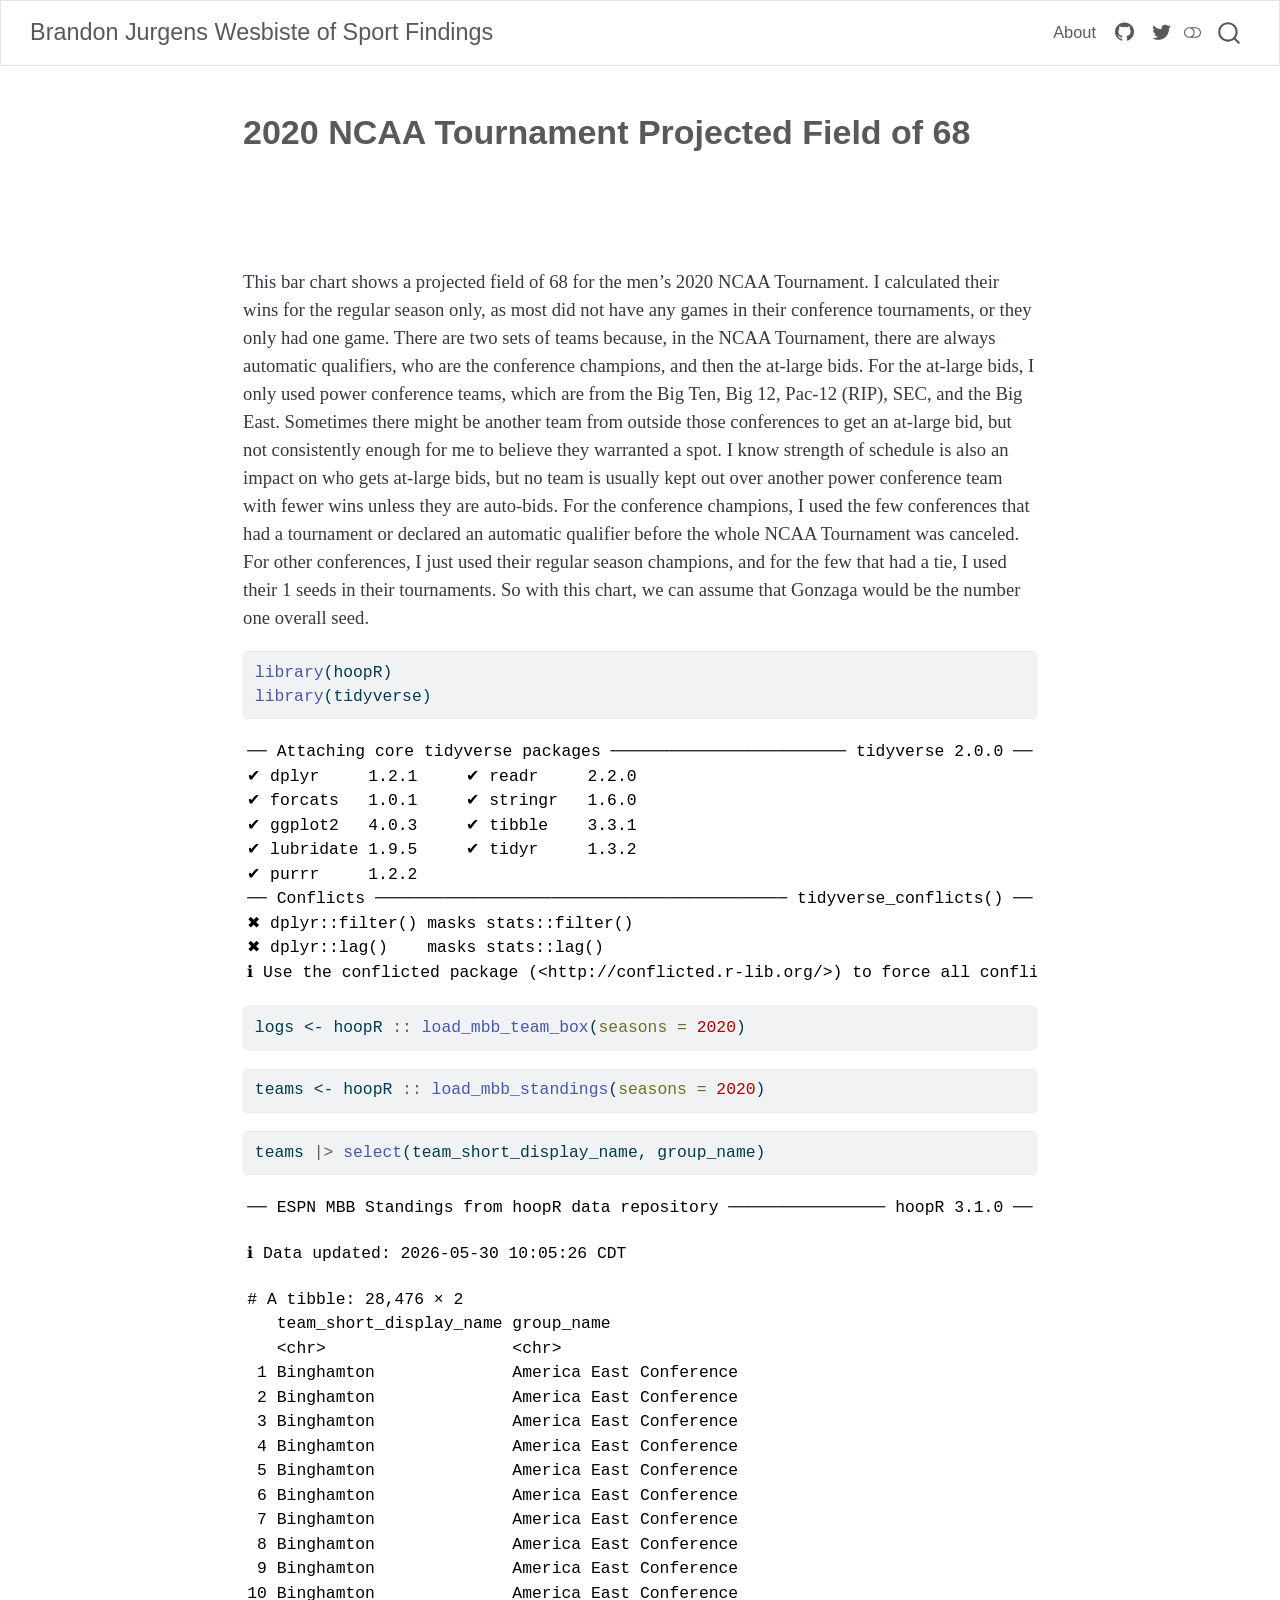
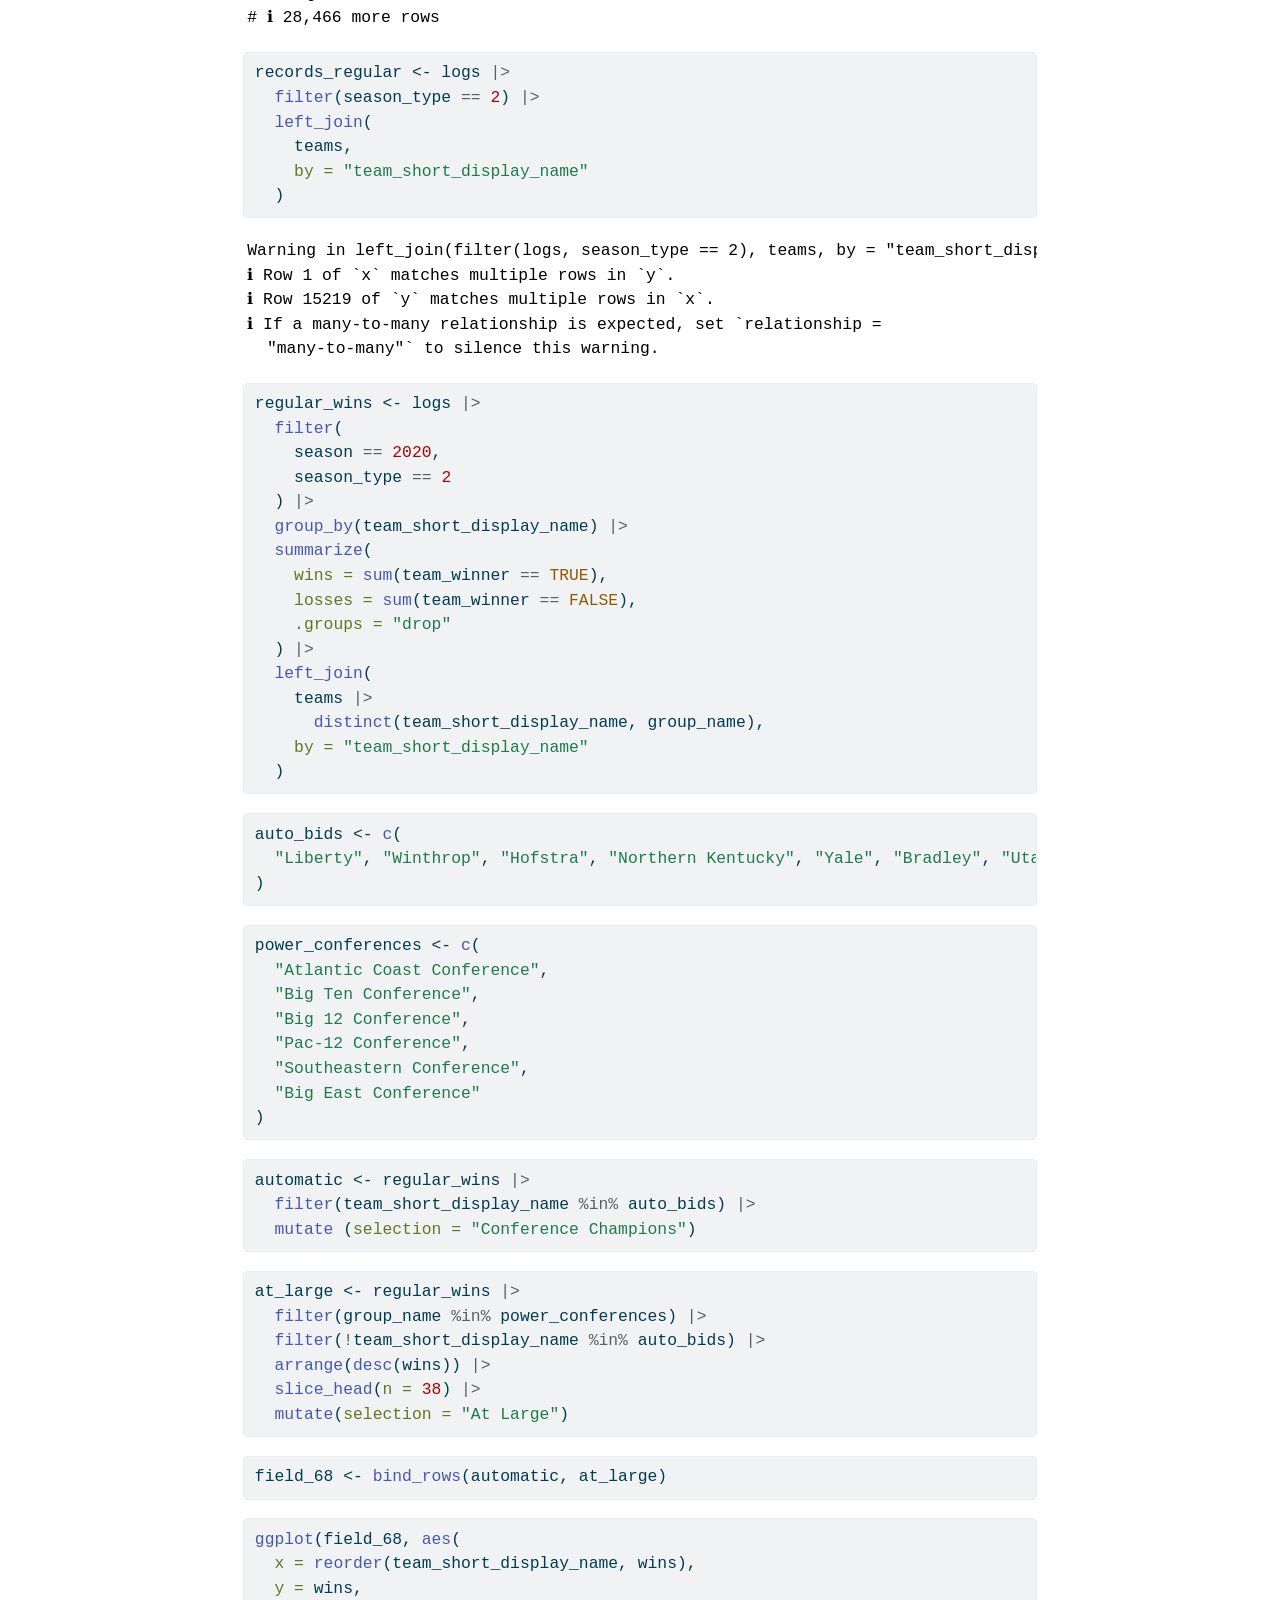
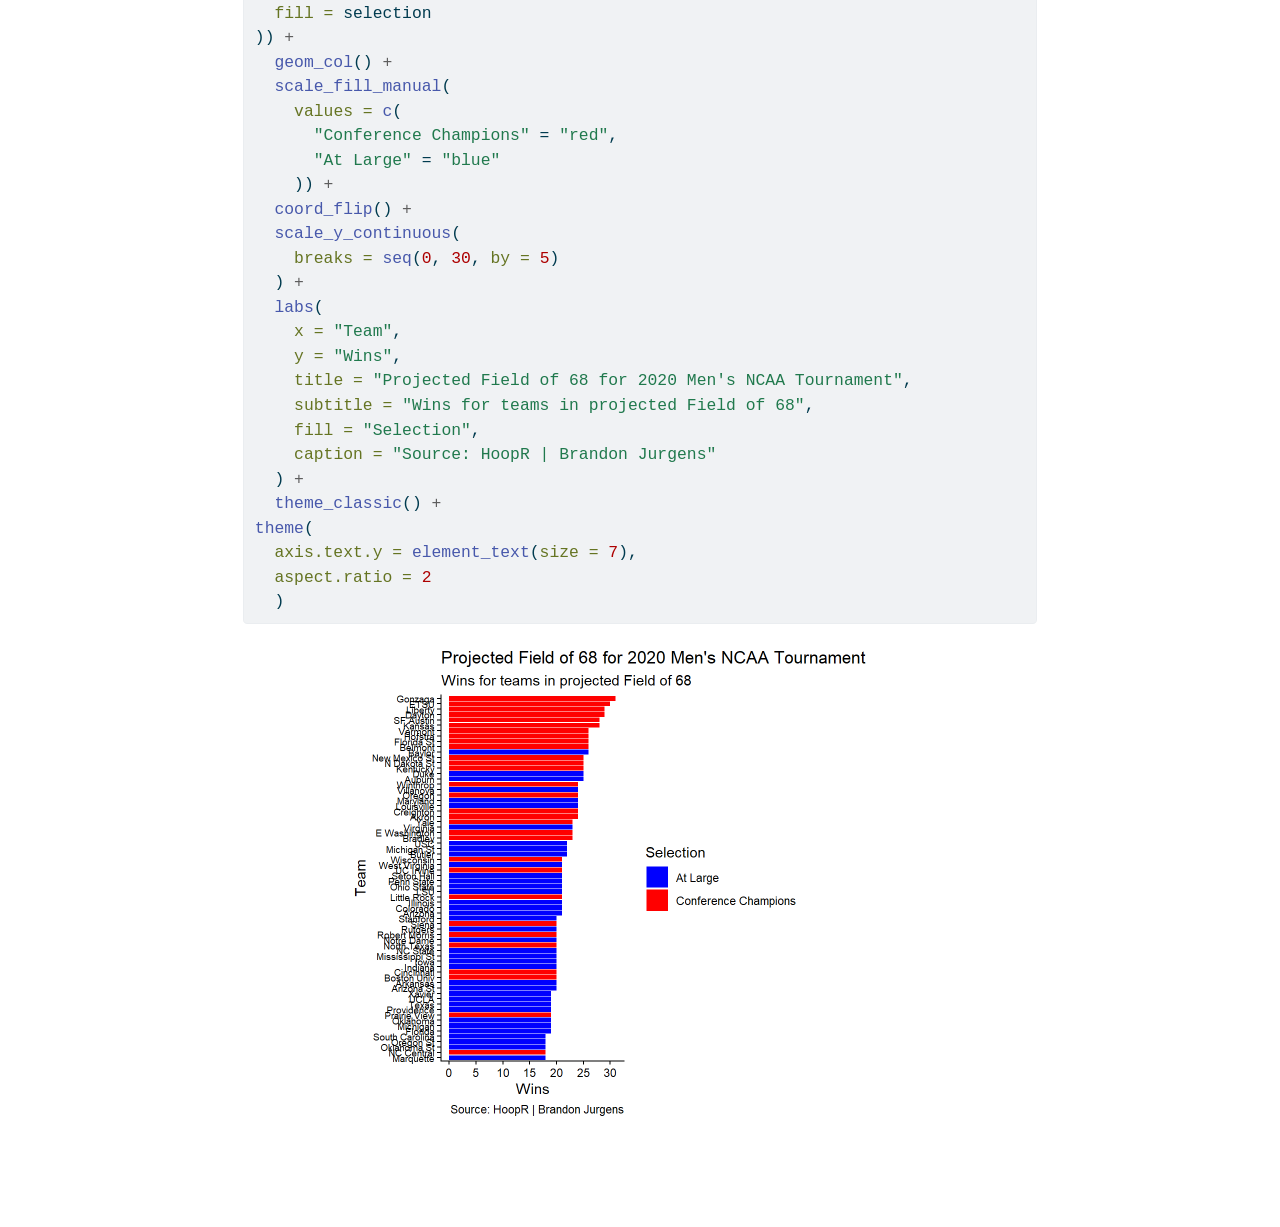
<file: posts/college-mens-basketball-torunament-2020/Bar_Chart.html>
<!DOCTYPE html>
<html xmlns="http://www.w3.org/1999/xhtml" lang="en" xml:lang="en"><head>

<meta charset="utf-8">
<meta name="generator" content="quarto-1.11.9">

<meta name="viewport" content="width=device-width, initial-scale=1.0, user-scalable=yes">


<title>2020 NCAA Tournament Projected Field of 68 – Brandon Jurgens Wesbiste of Sport Findings</title>
<style>
/* Default styles provided by pandoc.
** See https://pandoc.org/MANUAL.html#variables-for-html for config info.
*/
span.smallcaps{font-variant: small-caps;}
div.columns{display: flex; gap: 1.5em;}
div.column{flex: auto;}
@media screen {
div.columns{gap: min(4vw, 1.5em);}
div.column{overflow-x: auto;}
}
div.hanging-indent{margin-left: 1.5em; text-indent: -1.5em;}
ul.task-list{list-style: none;}
ul.task-list li input[type="checkbox"] {
  width: 0.8em;
  margin: 0 0.8em 0.2em -1em; /* quarto-specific, see https://github.com/quarto-dev/quarto-cli/issues/4556 */ 
  vertical-align: middle;
}
/* CSS for syntax highlighting */
html { -webkit-text-size-adjust: 100%; }
pre > code.sourceCode { white-space: pre; position: relative; }
pre > code.sourceCode > span { display: inline-block; line-height: 1.25; }
pre > code.sourceCode > span:empty { height: 1.2em; }
.sourceCode { overflow: visible; }
code.sourceCode > span { color: inherit; text-decoration: inherit; }
div.sourceCode { margin: 1em 0; }
pre.sourceCode { margin: 0; }
@media screen {
div.sourceCode { overflow: auto; }
}
@media print {
pre > code.sourceCode { white-space: pre-wrap; }
pre > code.sourceCode > span { text-indent: -5em; padding-left: 5em; }
}
pre.numberSource code
  { counter-reset: source-line 0; }
pre.numberSource code > span
  { position: relative; left: -4em; counter-increment: source-line; }
pre.numberSource code > span > a:first-child::before
  { content: counter(source-line);
    position: relative; left: -1em; text-align: right; vertical-align: baseline;
    border: none; display: inline-block;
    -webkit-touch-callout: none; -webkit-user-select: none;
    -khtml-user-select: none; -moz-user-select: none;
    -ms-user-select: none; user-select: none;
    padding: 0 4px; width: 4em;
  }
pre.numberSource { margin-left: 3em;  padding-left: 4px; }
div.sourceCode
  {   }
@media screen {
pre > code.sourceCode > span > a:first-child::before { text-decoration: underline; }
}
</style>


<script src="../../site_libs/quarto-nav/quarto-nav.js"></script>
<script src="../../site_libs/quarto-nav/headroom.min.js"></script>
<script src="../../site_libs/clipboard/clipboard.min.js"></script>
<script src="../../site_libs/quarto-search/autocomplete.umd.js"></script>
<script src="../../site_libs/quarto-search/fuse.min.js"></script>
<script src="../../site_libs/quarto-search/quarto-search.js"></script>
<meta name="quarto:offset" content="../../">
<link href="../../logo.png" rel="icon" type="image/png">
<script src="../../site_libs/quarto-html/quarto.js" type="module"></script>
<script src="../../site_libs/quarto-html/tabsets/tabsets.js" type="module"></script>
<script src="../../site_libs/quarto-html/scrollable-regions/scrollable-regions.js" type="module"></script>
<script src="../../site_libs/quarto-html/popper.min.js"></script>
<script src="../../site_libs/quarto-html/tippy.umd.min.js"></script>
<script src="../../site_libs/quarto-html/anchor.min.js"></script>
<link href="../../site_libs/quarto-html/tippy.css" rel="stylesheet">
<link href="../../site_libs/quarto-html/quarto-syntax-highlighting-63b5708e65d6cd79cd7618c58d0c21e7.css" rel="stylesheet" class="quarto-color-scheme" id="quarto-text-highlighting-styles">
<link href="../../site_libs/quarto-html/quarto-syntax-highlighting-dark-447e42e69aaa9833c0ba1b986f430b20.css" rel="stylesheet" class="quarto-color-scheme quarto-color-alternate" id="quarto-text-highlighting-styles">
<link href="../../site_libs/quarto-html/quarto-syntax-highlighting-63b5708e65d6cd79cd7618c58d0c21e7.css" rel="stylesheet" class="quarto-color-scheme-extra" id="quarto-text-highlighting-styles">
<script src="../../site_libs/bootstrap/bootstrap.min.js"></script>
<link href="../../site_libs/bootstrap/bootstrap-icons.css" rel="stylesheet">
<link href="../../site_libs/bootstrap/bootstrap-6008dc061c56f9484ce125b85ea08c8f.min.css" rel="stylesheet" append-hash="true" class="quarto-color-scheme" id="quarto-bootstrap" data-mode="light">
<link href="../../site_libs/bootstrap/bootstrap-dark-3fa0e2ebc442a115e695cdf9d5f5d71d.min.css" rel="stylesheet" append-hash="true" class="quarto-color-scheme quarto-color-alternate" id="quarto-bootstrap" data-mode="dark">
<link href="../../site_libs/bootstrap/bootstrap-6008dc061c56f9484ce125b85ea08c8f.min.css" rel="stylesheet" append-hash="true" class="quarto-color-scheme-extra" id="quarto-bootstrap" data-mode="light">
<script id="quarto-search-options" type="application/json">{
  "location": "navbar",
  "copy-button": false,
  "collapse-after": 3,
  "panel-placement": "end",
  "type": "overlay",
  "limit": 50,
  "keyboard-shortcut": [
    "f",
    "/",
    "s"
  ],
  "show-item-context": false,
  "language": {
    "search-no-results-text": "No results",
    "search-matching-documents-text": "matching documents",
    "search-copy-link-title": "Copy link to search",
    "search-hide-matches-text": "Hide additional matches",
    "search-more-match-text": "more match in this document",
    "search-more-matches-text": "more matches in this document",
    "search-clear-button-title": "Clear",
    "search-text-placeholder": "",
    "search-detached-cancel-button-title": "Cancel",
    "search-submit-button-title": "Submit",
    "search-label": "Search"
  }
}</script>


<link rel="stylesheet" href="../../styles.css">
</head>

<body class="nav-fixed fullcontent quarto-light"><a id="quarto-skip-link" class="visually-hidden-focusable" href="#quarto-document-content">Skip to main content</a><script id="quarto-html-before-body" type="application/javascript">
    const toggleBodyColorMode = (bsSheetEl) => {
      const mode = bsSheetEl.getAttribute("data-mode");
      const bodyEl = window.document.querySelector("body");
      if (mode === "dark") {
        bodyEl.classList.add("quarto-dark");
        bodyEl.classList.remove("quarto-light");
      } else {
        bodyEl.classList.add("quarto-light");
        bodyEl.classList.remove("quarto-dark");
      }
    }
    const toggleBodyColorPrimary = () => {
      const bsSheetEl = window.document.querySelector("link#quarto-bootstrap:not([rel=disabled-stylesheet])");
      if (bsSheetEl) {
        toggleBodyColorMode(bsSheetEl);
      }
    }
    const setColorSchemeToggle = (alternate) => {
      const toggles = window.document.querySelectorAll('.quarto-color-scheme-toggle');
      for (let i=0; i < toggles.length; i++) {
        const toggle = toggles[i];
        if (toggle) {
          toggle.setAttribute("aria-checked", alternate ? "true" : "false");
          if (alternate) {
            toggle.classList.add("alternate");
          } else {
            toggle.classList.remove("alternate");
          }
        }
      }
    };
    const toggleColorMode = (alternate) => {
      // Switch the stylesheets
      const primaryStylesheets = window.document.querySelectorAll('link.quarto-color-scheme:not(.quarto-color-alternate)');
      const alternateStylesheets = window.document.querySelectorAll('link.quarto-color-scheme.quarto-color-alternate');
      manageTransitions('#quarto-margin-sidebar .nav-link', false);
      if (alternate) {
        // note: dark is layered on light, we don't disable primary!
        enableStylesheet(alternateStylesheets);
        for (const sheetNode of alternateStylesheets) {
          if (sheetNode.id === "quarto-bootstrap") {
            toggleBodyColorMode(sheetNode);
          }
        }
      } else {
        disableStylesheet(alternateStylesheets);
        enableStylesheet(primaryStylesheets)
        toggleBodyColorPrimary();
      }
      manageTransitions('#quarto-margin-sidebar .nav-link', true);
      // Switch the toggles
      setColorSchemeToggle(alternate)
    }
    // Hack to workaround the fact that safari doesn't
    // properly recolor the scrollbar when toggling (#1455).
    // Not run on load: stylesheets are set before first paint there, and
    // scrolling would undo the scroll to a URL fragment (#14973).
    // The one pixel nudge keeps the reader where they were.
    const refreshSafariScrollbar = () => {
      if (navigator.userAgent.indexOf('Safari') > 0 && navigator.userAgent.indexOf('Chrome') == -1) {
        manageTransitions("body", false);
        const scrollY = window.scrollY;
        window.scrollTo(0, scrollY > 0 ? scrollY - 1 : 1);
        setTimeout(() => {
          window.scrollTo(0, scrollY);
          manageTransitions("body", true);
        }, 40);
      }
    }
    const disableStylesheet = (stylesheets) => {
      for (let i=0; i < stylesheets.length; i++) {
        const stylesheet = stylesheets[i];
        stylesheet.rel = 'disabled-stylesheet';
      }
    }
    const enableStylesheet = (stylesheets) => {
      for (let i=0; i < stylesheets.length; i++) {
        const stylesheet = stylesheets[i];
        if(stylesheet.rel !== 'stylesheet') { // for Chrome, which will still FOUC without this check
          stylesheet.rel = 'stylesheet';
        }
      }
    }
    const manageTransitions = (selector, allowTransitions) => {
      const els = window.document.querySelectorAll(selector);
      for (let i=0; i < els.length; i++) {
        const el = els[i];
        if (allowTransitions) {
          el.classList.remove('notransition');
        } else {
          el.classList.add('notransition');
        }
      }
    }
    const isFileUrl = () => {
      return window.location.protocol === 'file:';
    }
    const hasAlternateSentinel = () => {
      let styleSentinel = getColorSchemeSentinel();
      if (styleSentinel !== null) {
        return styleSentinel === "alternate";
      } else {
        return false;
      }
    }
    const setStyleSentinel = (alternate) => {
      const value = alternate ? "alternate" : "default";
      if (!isFileUrl()) {
        window.localStorage.setItem("quarto-color-scheme", value);
      } else {
        localAlternateSentinel = value;
      }
    }
    const getColorSchemeSentinel = () => {
      if (!isFileUrl()) {
        const storageValue = window.localStorage.getItem("quarto-color-scheme");
        return storageValue != null ? storageValue : localAlternateSentinel;
      } else {
        return localAlternateSentinel;
      }
    }
    const toggleGiscusIfUsed = (isAlternate, darkModeDefault) => {
      const baseTheme = document.querySelector('#giscus-base-theme')?.value ?? 'light';
      const alternateTheme = document.querySelector('#giscus-alt-theme')?.value ?? 'dark';
      let newTheme = '';
      if(authorPrefersDark) {
        newTheme = isAlternate ? baseTheme : alternateTheme;
      } else {
        newTheme = isAlternate ? alternateTheme : baseTheme;
      }
      const changeGiscusTheme = () => {
        // From: https://github.com/giscus/giscus/issues/336
        const sendMessage = (message) => {
          const iframe = document.querySelector('iframe.giscus-frame');
          if (!iframe) return;
          iframe.contentWindow.postMessage({ giscus: message }, 'https://giscus.app');
        }
        sendMessage({
          setConfig: {
            theme: newTheme
          }
        });
      }
      const isGiscussLoaded = window.document.querySelector('iframe.giscus-frame') !== null;
      if (isGiscussLoaded) {
        changeGiscusTheme();
      }
    };
    const authorPrefersDark = false;
    const darkModeDefault = authorPrefersDark;
      document.querySelector('link#quarto-text-highlighting-styles.quarto-color-scheme-extra').rel = 'disabled-stylesheet';
      document.querySelector('link#quarto-bootstrap.quarto-color-scheme-extra').rel = 'disabled-stylesheet';
    let localAlternateSentinel = darkModeDefault ? 'alternate' : 'default';
    // Dark / light mode switch
    window.quartoToggleColorScheme = () => {
      // Read the current dark / light value
      let toAlternate = !hasAlternateSentinel();
      toggleColorMode(toAlternate);
      refreshSafariScrollbar();
      setStyleSentinel(toAlternate);
      toggleGiscusIfUsed(toAlternate, darkModeDefault);
      window.dispatchEvent(new Event('resize'));
    };
    // Switch to dark mode if need be
    if (hasAlternateSentinel()) {
      toggleColorMode(true);
    } else {
      toggleColorMode(false);
    }
  </script>

<div id="quarto-search-results"></div>
  <header id="quarto-header" class="headroom fixed-top quarto-banner">
    <nav class="navbar navbar-expand-lg " data-bs-theme="dark" aria-label="Site">
      <div class="navbar-container container-fluid">
      <div class="navbar-brand-container mx-auto">
    <a class="navbar-brand" href="../../index.html">
    <span class="navbar-title">Brandon Jurgens Wesbiste of Sport Findings</span>
    </a>
  </div>
          <button class="navbar-toggler" type="button" data-bs-toggle="collapse" data-bs-target="#navbarCollapse" aria-controls="navbarCollapse" aria-expanded="false" aria-label="Toggle navigation" onclick="if (window.quartoToggleHeadroom) { window.quartoToggleHeadroom(); }">
  <span class="navbar-toggler-icon"></span>
</button>
          <div class="collapse navbar-collapse" id="navbarCollapse">
            <ul class="navbar-nav navbar-nav-scroll ms-auto">
  <li class="nav-item">
    <a class="nav-link" href="../../about.html"> 
<span class="menu-text">About</span></a>
  </li>  
  <li class="nav-item compact">
    <a class="nav-link" href="https://github.com/mattwaite"> <i class="bi bi-github" role="img">
</i> 
<span class="menu-text"></span></a>
  </li>  
  <li class="nav-item compact">
    <a class="nav-link" href="https://twitter.com/mattwaite"> <i class="bi bi-twitter" role="img">
</i> 
<span class="menu-text"></span></a>
  </li>  
</ul>
          </div> <!-- /navcollapse -->
            <div class="quarto-navbar-tools">
  <button type="button" role="switch" aria-checked="false" class="quarto-color-scheme-toggle quarto-navigation-tool  px-1" onclick="window.quartoToggleColorScheme(); return false;" title="Toggle dark mode" aria-label="Toggle dark mode"><i class="bi"></i></button>
</div>
            <div id="quarto-search" class="" title="Search"></div>
      </div> <!-- /container-fluid -->
    </nav>
</header>
<!-- content -->
<header id="title-block-header" class="quarto-title-block default page-columns page-full">
  <div class="quarto-title-banner page-columns page-full">
    <div class="quarto-title column-body">
      <h1 class="title">2020 NCAA Tournament Projected Field of 68</h1>
                      </div>
  </div>
    
  
  <div class="quarto-title-meta">

      
    
      
    </div>
    
  
  </header><div id="quarto-content" class="quarto-container page-columns page-rows-contents page-layout-article page-navbar">
<!-- sidebar -->
<!-- margin-sidebar -->
    
<!-- main -->
<main class="content quarto-banner-title-block" id="quarto-document-content" tabindex="-1">






<p>This bar chart shows a projected field of 68 for the men’s 2020 NCAA Tournament. I calculated their wins for the regular season only, as most did not have any games in their conference tournaments, or they only had one game. There are two sets of teams because, in the NCAA Tournament, there are always automatic qualifiers, who are the conference champions, and then the at-large bids. For the at-large bids, I only used power conference teams, which are from the Big Ten, Big 12, Pac-12 (RIP), SEC, and the Big East. Sometimes there might be another team from outside those conferences to get an at-large bid, but not consistently enough for me to believe they warranted a spot. I know strength of schedule is also an impact on who gets at-large bids, but no team is usually kept out over another power conference team with fewer wins unless they are auto-bids. For the conference champions, I used the few conferences that had a tournament or declared an automatic qualifier before the whole NCAA Tournament was canceled. For other conferences, I just used their regular season champions, and for the few that had a tie, I used their 1 seeds in their tournaments. So with this chart, we can assume that Gonzaga would be the number one overall seed.</p>
<div class="cell">
<div class="code-copy-outer-scaffold"><div class="sourceCode cell-code" id="cb1"><pre class="sourceCode r code-with-copy"><code class="sourceCode r"><span id="cb1-1"><a href="#cb1-1" aria-hidden="true" tabindex="-1"></a><span class="fu">library</span>(hoopR)</span>
<span id="cb1-2"><a href="#cb1-2" aria-hidden="true" tabindex="-1"></a><span class="fu">library</span>(tidyverse)</span></code></pre></div><button title="Copy to Clipboard" class="code-copy-button"><i class="bi"></i></button></div>
<div class="cell-output cell-output-stderr">
<pre><code>── Attaching core tidyverse packages ──────────────────────── tidyverse 2.0.0 ──
✔ dplyr     1.2.1     ✔ readr     2.2.0
✔ forcats   1.0.1     ✔ stringr   1.6.0
✔ ggplot2   4.0.3     ✔ tibble    3.3.1
✔ lubridate 1.9.5     ✔ tidyr     1.3.2
✔ purrr     1.2.2     
── Conflicts ────────────────────────────────────────── tidyverse_conflicts() ──
✖ dplyr::filter() masks stats::filter()
✖ dplyr::lag()    masks stats::lag()
ℹ Use the conflicted package (&lt;http://conflicted.r-lib.org/&gt;) to force all conflicts to become errors</code></pre>
</div>
</div>
<div class="cell">
<div class="code-copy-outer-scaffold"><div class="sourceCode cell-code" id="cb3"><pre class="sourceCode r code-with-copy"><code class="sourceCode r"><span id="cb3-1"><a href="#cb3-1" aria-hidden="true" tabindex="-1"></a>logs <span class="ot">&lt;-</span> hoopR <span class="sc">::</span> <span class="fu">load_mbb_team_box</span>(<span class="at">seasons =</span> <span class="dv">2020</span>)</span></code></pre></div><button title="Copy to Clipboard" class="code-copy-button"><i class="bi"></i></button></div>
</div>
<div class="cell">
<div class="code-copy-outer-scaffold"><div class="sourceCode cell-code" id="cb4"><pre class="sourceCode r code-with-copy"><code class="sourceCode r"><span id="cb4-1"><a href="#cb4-1" aria-hidden="true" tabindex="-1"></a>teams <span class="ot">&lt;-</span> hoopR <span class="sc">::</span> <span class="fu">load_mbb_standings</span>(<span class="at">seasons =</span> <span class="dv">2020</span>)</span></code></pre></div><button title="Copy to Clipboard" class="code-copy-button"><i class="bi"></i></button></div>
</div>
<div class="cell">
<div class="code-copy-outer-scaffold"><div class="sourceCode cell-code" id="cb5"><pre class="sourceCode r code-with-copy"><code class="sourceCode r"><span id="cb5-1"><a href="#cb5-1" aria-hidden="true" tabindex="-1"></a>teams <span class="sc">|&gt;</span> <span class="fu">select</span>(team_short_display_name, group_name)</span></code></pre></div><button title="Copy to Clipboard" class="code-copy-button"><i class="bi"></i></button></div>
<div class="cell-output cell-output-stderr">
<pre><code>── ESPN MBB Standings from hoopR data repository ──────────────── hoopR 3.1.0 ──</code></pre>
</div>
<div class="cell-output cell-output-stderr">
<pre><code>ℹ Data updated: 2026-05-30 10:05:26 CDT</code></pre>
</div>
<div class="cell-output cell-output-stdout">
<pre><code># A tibble: 28,476 × 2
   team_short_display_name group_name             
   &lt;chr&gt;                   &lt;chr&gt;                  
 1 Binghamton              America East Conference
 2 Binghamton              America East Conference
 3 Binghamton              America East Conference
 4 Binghamton              America East Conference
 5 Binghamton              America East Conference
 6 Binghamton              America East Conference
 7 Binghamton              America East Conference
 8 Binghamton              America East Conference
 9 Binghamton              America East Conference
10 Binghamton              America East Conference
# ℹ 28,466 more rows</code></pre>
</div>
</div>
<div class="cell">
<div class="code-copy-outer-scaffold"><div class="sourceCode cell-code" id="cb9"><pre class="sourceCode r code-with-copy"><code class="sourceCode r"><span id="cb9-1"><a href="#cb9-1" aria-hidden="true" tabindex="-1"></a>records_regular <span class="ot">&lt;-</span> logs <span class="sc">|&gt;</span></span>
<span id="cb9-2"><a href="#cb9-2" aria-hidden="true" tabindex="-1"></a>  <span class="fu">filter</span>(season_type <span class="sc">==</span> <span class="dv">2</span>) <span class="sc">|&gt;</span></span>
<span id="cb9-3"><a href="#cb9-3" aria-hidden="true" tabindex="-1"></a>  <span class="fu">left_join</span>(</span>
<span id="cb9-4"><a href="#cb9-4" aria-hidden="true" tabindex="-1"></a>    teams,</span>
<span id="cb9-5"><a href="#cb9-5" aria-hidden="true" tabindex="-1"></a>    <span class="at">by =</span> <span class="st">"team_short_display_name"</span></span>
<span id="cb9-6"><a href="#cb9-6" aria-hidden="true" tabindex="-1"></a>  )</span></code></pre></div><button title="Copy to Clipboard" class="code-copy-button"><i class="bi"></i></button></div>
<div class="cell-output cell-output-stderr">
<pre><code>Warning in left_join(filter(logs, season_type == 2), teams, by = "team_short_display_name"): Detected an unexpected many-to-many relationship between `x` and `y`.
ℹ Row 1 of `x` matches multiple rows in `y`.
ℹ Row 15219 of `y` matches multiple rows in `x`.
ℹ If a many-to-many relationship is expected, set `relationship =
  "many-to-many"` to silence this warning.</code></pre>
</div>
</div>
<div class="cell">
<div class="code-copy-outer-scaffold"><div class="sourceCode cell-code" id="cb11"><pre class="sourceCode r code-with-copy"><code class="sourceCode r"><span id="cb11-1"><a href="#cb11-1" aria-hidden="true" tabindex="-1"></a>regular_wins <span class="ot">&lt;-</span> logs <span class="sc">|&gt;</span></span>
<span id="cb11-2"><a href="#cb11-2" aria-hidden="true" tabindex="-1"></a>  <span class="fu">filter</span>(</span>
<span id="cb11-3"><a href="#cb11-3" aria-hidden="true" tabindex="-1"></a>    season <span class="sc">==</span> <span class="dv">2020</span>,</span>
<span id="cb11-4"><a href="#cb11-4" aria-hidden="true" tabindex="-1"></a>    season_type <span class="sc">==</span> <span class="dv">2</span></span>
<span id="cb11-5"><a href="#cb11-5" aria-hidden="true" tabindex="-1"></a>  ) <span class="sc">|&gt;</span></span>
<span id="cb11-6"><a href="#cb11-6" aria-hidden="true" tabindex="-1"></a>  <span class="fu">group_by</span>(team_short_display_name) <span class="sc">|&gt;</span></span>
<span id="cb11-7"><a href="#cb11-7" aria-hidden="true" tabindex="-1"></a>  <span class="fu">summarize</span>(</span>
<span id="cb11-8"><a href="#cb11-8" aria-hidden="true" tabindex="-1"></a>    <span class="at">wins =</span> <span class="fu">sum</span>(team_winner <span class="sc">==</span> <span class="cn">TRUE</span>),</span>
<span id="cb11-9"><a href="#cb11-9" aria-hidden="true" tabindex="-1"></a>    <span class="at">losses =</span> <span class="fu">sum</span>(team_winner <span class="sc">==</span> <span class="cn">FALSE</span>),</span>
<span id="cb11-10"><a href="#cb11-10" aria-hidden="true" tabindex="-1"></a>    <span class="at">.groups =</span> <span class="st">"drop"</span></span>
<span id="cb11-11"><a href="#cb11-11" aria-hidden="true" tabindex="-1"></a>  ) <span class="sc">|&gt;</span></span>
<span id="cb11-12"><a href="#cb11-12" aria-hidden="true" tabindex="-1"></a>  <span class="fu">left_join</span>(</span>
<span id="cb11-13"><a href="#cb11-13" aria-hidden="true" tabindex="-1"></a>    teams <span class="sc">|&gt;</span></span>
<span id="cb11-14"><a href="#cb11-14" aria-hidden="true" tabindex="-1"></a>      <span class="fu">distinct</span>(team_short_display_name, group_name),</span>
<span id="cb11-15"><a href="#cb11-15" aria-hidden="true" tabindex="-1"></a>    <span class="at">by =</span> <span class="st">"team_short_display_name"</span></span>
<span id="cb11-16"><a href="#cb11-16" aria-hidden="true" tabindex="-1"></a>  )</span></code></pre></div><button title="Copy to Clipboard" class="code-copy-button"><i class="bi"></i></button></div>
</div>
<div class="cell">
<div class="code-copy-outer-scaffold"><div class="sourceCode cell-code" id="cb12"><pre class="sourceCode r code-with-copy"><code class="sourceCode r"><span id="cb12-1"><a href="#cb12-1" aria-hidden="true" tabindex="-1"></a>auto_bids <span class="ot">&lt;-</span> <span class="fu">c</span>(</span>
<span id="cb12-2"><a href="#cb12-2" aria-hidden="true" tabindex="-1"></a>  <span class="st">"Liberty"</span>, <span class="st">"Winthrop"</span>, <span class="st">"Hofstra"</span>, <span class="st">"Northern Kentucky"</span>, <span class="st">"Yale"</span>, <span class="st">"Bradley"</span>, <span class="st">"Utah St"</span>, <span class="st">"Robert Morris"</span>, <span class="st">"Belmont"</span>, <span class="st">"Boston Univ"</span>, <span class="st">"ETSU"</span>, <span class="st">"N Dakota St"</span>, <span class="st">"Gonzaga"</span>, <span class="st">"Florida St"</span>, <span class="st">"Vermont"</span>, <span class="st">"Cincinnati"</span>, <span class="st">"Dayton"</span>, <span class="st">"Kansas"</span>, <span class="st">"Creighton"</span>, <span class="st">"E Washington"</span>, <span class="st">"Wisconsin"</span>, <span class="st">"UC Irvine"</span>, <span class="st">"North Texas"</span>, <span class="st">"Siena"</span>, <span class="st">"Akron"</span>, <span class="st">"NC Central"</span>, <span class="st">"Oregon"</span>, <span class="st">"Kentucky"</span>, <span class="st">"SF Austin"</span>, <span class="st">"Prairie View"</span>, <span class="st">"Little Rock"</span>, <span class="st">"New Mexico St"</span></span>
<span id="cb12-3"><a href="#cb12-3" aria-hidden="true" tabindex="-1"></a>)</span></code></pre></div><button title="Copy to Clipboard" class="code-copy-button"><i class="bi"></i></button></div>
</div>
<div class="cell">
<div class="code-copy-outer-scaffold"><div class="sourceCode cell-code" id="cb13"><pre class="sourceCode r code-with-copy"><code class="sourceCode r"><span id="cb13-1"><a href="#cb13-1" aria-hidden="true" tabindex="-1"></a>power_conferences <span class="ot">&lt;-</span> <span class="fu">c</span>(</span>
<span id="cb13-2"><a href="#cb13-2" aria-hidden="true" tabindex="-1"></a>  <span class="st">"Atlantic Coast Conference"</span>,</span>
<span id="cb13-3"><a href="#cb13-3" aria-hidden="true" tabindex="-1"></a>  <span class="st">"Big Ten Conference"</span>,</span>
<span id="cb13-4"><a href="#cb13-4" aria-hidden="true" tabindex="-1"></a>  <span class="st">"Big 12 Conference"</span>,</span>
<span id="cb13-5"><a href="#cb13-5" aria-hidden="true" tabindex="-1"></a>  <span class="st">"Pac-12 Conference"</span>,</span>
<span id="cb13-6"><a href="#cb13-6" aria-hidden="true" tabindex="-1"></a>  <span class="st">"Southeastern Conference"</span>,</span>
<span id="cb13-7"><a href="#cb13-7" aria-hidden="true" tabindex="-1"></a>  <span class="st">"Big East Conference"</span></span>
<span id="cb13-8"><a href="#cb13-8" aria-hidden="true" tabindex="-1"></a>)</span></code></pre></div><button title="Copy to Clipboard" class="code-copy-button"><i class="bi"></i></button></div>
</div>
<div class="cell">
<div class="code-copy-outer-scaffold"><div class="sourceCode cell-code" id="cb14"><pre class="sourceCode r code-with-copy"><code class="sourceCode r"><span id="cb14-1"><a href="#cb14-1" aria-hidden="true" tabindex="-1"></a>automatic <span class="ot">&lt;-</span> regular_wins <span class="sc">|&gt;</span></span>
<span id="cb14-2"><a href="#cb14-2" aria-hidden="true" tabindex="-1"></a>  <span class="fu">filter</span>(team_short_display_name <span class="sc">%in%</span> auto_bids) <span class="sc">|&gt;</span></span>
<span id="cb14-3"><a href="#cb14-3" aria-hidden="true" tabindex="-1"></a>  <span class="fu">mutate</span> (<span class="at">selection =</span> <span class="st">"Conference Champions"</span>)</span></code></pre></div><button title="Copy to Clipboard" class="code-copy-button"><i class="bi"></i></button></div>
</div>
<div class="cell">
<div class="code-copy-outer-scaffold"><div class="sourceCode cell-code" id="cb15"><pre class="sourceCode r code-with-copy"><code class="sourceCode r"><span id="cb15-1"><a href="#cb15-1" aria-hidden="true" tabindex="-1"></a>at_large <span class="ot">&lt;-</span> regular_wins <span class="sc">|&gt;</span></span>
<span id="cb15-2"><a href="#cb15-2" aria-hidden="true" tabindex="-1"></a>  <span class="fu">filter</span>(group_name <span class="sc">%in%</span> power_conferences) <span class="sc">|&gt;</span></span>
<span id="cb15-3"><a href="#cb15-3" aria-hidden="true" tabindex="-1"></a>  <span class="fu">filter</span>(<span class="sc">!</span>team_short_display_name <span class="sc">%in%</span> auto_bids) <span class="sc">|&gt;</span></span>
<span id="cb15-4"><a href="#cb15-4" aria-hidden="true" tabindex="-1"></a>  <span class="fu">arrange</span>(<span class="fu">desc</span>(wins)) <span class="sc">|&gt;</span></span>
<span id="cb15-5"><a href="#cb15-5" aria-hidden="true" tabindex="-1"></a>  <span class="fu">slice_head</span>(<span class="at">n =</span> <span class="dv">38</span>) <span class="sc">|&gt;</span></span>
<span id="cb15-6"><a href="#cb15-6" aria-hidden="true" tabindex="-1"></a>  <span class="fu">mutate</span>(<span class="at">selection =</span> <span class="st">"At Large"</span>)</span></code></pre></div><button title="Copy to Clipboard" class="code-copy-button"><i class="bi"></i></button></div>
</div>
<div class="cell">
<div class="code-copy-outer-scaffold"><div class="sourceCode cell-code" id="cb16"><pre class="sourceCode r code-with-copy"><code class="sourceCode r"><span id="cb16-1"><a href="#cb16-1" aria-hidden="true" tabindex="-1"></a>field_68 <span class="ot">&lt;-</span> <span class="fu">bind_rows</span>(automatic, at_large)</span></code></pre></div><button title="Copy to Clipboard" class="code-copy-button"><i class="bi"></i></button></div>
</div>
<div class="cell">
<div class="code-copy-outer-scaffold"><div class="sourceCode cell-code" id="cb17"><pre class="sourceCode r code-with-copy"><code class="sourceCode r"><span id="cb17-1"><a href="#cb17-1" aria-hidden="true" tabindex="-1"></a><span class="fu">ggplot</span>(field_68, <span class="fu">aes</span>(</span>
<span id="cb17-2"><a href="#cb17-2" aria-hidden="true" tabindex="-1"></a>  <span class="at">x =</span> <span class="fu">reorder</span>(team_short_display_name, wins),</span>
<span id="cb17-3"><a href="#cb17-3" aria-hidden="true" tabindex="-1"></a>  <span class="at">y =</span> wins, </span>
<span id="cb17-4"><a href="#cb17-4" aria-hidden="true" tabindex="-1"></a>  <span class="at">fill =</span> selection</span>
<span id="cb17-5"><a href="#cb17-5" aria-hidden="true" tabindex="-1"></a>)) <span class="sc">+</span></span>
<span id="cb17-6"><a href="#cb17-6" aria-hidden="true" tabindex="-1"></a>  <span class="fu">geom_col</span>() <span class="sc">+</span></span>
<span id="cb17-7"><a href="#cb17-7" aria-hidden="true" tabindex="-1"></a>  <span class="fu">scale_fill_manual</span>(</span>
<span id="cb17-8"><a href="#cb17-8" aria-hidden="true" tabindex="-1"></a>    <span class="at">values =</span> <span class="fu">c</span>(</span>
<span id="cb17-9"><a href="#cb17-9" aria-hidden="true" tabindex="-1"></a>      <span class="st">"Conference Champions"</span> <span class="ot">=</span> <span class="st">"red"</span>,</span>
<span id="cb17-10"><a href="#cb17-10" aria-hidden="true" tabindex="-1"></a>      <span class="st">"At Large"</span> <span class="ot">=</span> <span class="st">"blue"</span></span>
<span id="cb17-11"><a href="#cb17-11" aria-hidden="true" tabindex="-1"></a>    )) <span class="sc">+</span></span>
<span id="cb17-12"><a href="#cb17-12" aria-hidden="true" tabindex="-1"></a>  <span class="fu">coord_flip</span>() <span class="sc">+</span></span>
<span id="cb17-13"><a href="#cb17-13" aria-hidden="true" tabindex="-1"></a>  <span class="fu">scale_y_continuous</span>(</span>
<span id="cb17-14"><a href="#cb17-14" aria-hidden="true" tabindex="-1"></a>    <span class="at">breaks =</span> <span class="fu">seq</span>(<span class="dv">0</span>, <span class="dv">30</span>, <span class="at">by =</span> <span class="dv">5</span>)</span>
<span id="cb17-15"><a href="#cb17-15" aria-hidden="true" tabindex="-1"></a>  ) <span class="sc">+</span></span>
<span id="cb17-16"><a href="#cb17-16" aria-hidden="true" tabindex="-1"></a>  <span class="fu">labs</span>(</span>
<span id="cb17-17"><a href="#cb17-17" aria-hidden="true" tabindex="-1"></a>    <span class="at">x =</span> <span class="st">"Team"</span>,</span>
<span id="cb17-18"><a href="#cb17-18" aria-hidden="true" tabindex="-1"></a>    <span class="at">y =</span> <span class="st">"Wins"</span>, </span>
<span id="cb17-19"><a href="#cb17-19" aria-hidden="true" tabindex="-1"></a>    <span class="at">title =</span> <span class="st">"Projected Field of 68 for 2020 Men's NCAA Tournament"</span>,</span>
<span id="cb17-20"><a href="#cb17-20" aria-hidden="true" tabindex="-1"></a>    <span class="at">subtitle =</span> <span class="st">"Wins for teams in projected Field of 68"</span>,</span>
<span id="cb17-21"><a href="#cb17-21" aria-hidden="true" tabindex="-1"></a>    <span class="at">fill =</span> <span class="st">"Selection"</span>,</span>
<span id="cb17-22"><a href="#cb17-22" aria-hidden="true" tabindex="-1"></a>    <span class="at">caption =</span> <span class="st">"Source: HoopR | Brandon Jurgens"</span></span>
<span id="cb17-23"><a href="#cb17-23" aria-hidden="true" tabindex="-1"></a>  ) <span class="sc">+</span></span>
<span id="cb17-24"><a href="#cb17-24" aria-hidden="true" tabindex="-1"></a>  <span class="fu">theme_classic</span>() <span class="sc">+</span></span>
<span id="cb17-25"><a href="#cb17-25" aria-hidden="true" tabindex="-1"></a><span class="fu">theme</span>(</span>
<span id="cb17-26"><a href="#cb17-26" aria-hidden="true" tabindex="-1"></a>  <span class="at">axis.text.y =</span> <span class="fu">element_text</span>(<span class="at">size =</span> <span class="dv">7</span>),</span>
<span id="cb17-27"><a href="#cb17-27" aria-hidden="true" tabindex="-1"></a>  <span class="at">aspect.ratio =</span> <span class="dv">2</span></span>
<span id="cb17-28"><a href="#cb17-28" aria-hidden="true" tabindex="-1"></a>  )</span></code></pre></div><button title="Copy to Clipboard" class="code-copy-button"><i class="bi"></i></button></div>
<div class="cell-output-display">
<div>
<figure class="figure">
<p><img src="Bar_Chart_files/figure-html/unnamed-chunk-12-1.png" class="img-fluid figure-img" width="672"></p>
</figure>
</div>
</div>
</div>



</main> <!-- /main -->
<script id="quarto-html-after-body" type="application/javascript">
  window.document.addEventListener("DOMContentLoaded", function (event) {
    // Ensure there is a toggle, if there isn't float one in the top right
    if (window.document.querySelector('.quarto-color-scheme-toggle') === null) {
      const toggle = window.document.createElement('button');
      toggle.type = "button";
      toggle.setAttribute("role", "switch");
      toggle.setAttribute("aria-checked", "false");
      toggle.classList.add('top-right');
      toggle.classList.add('quarto-color-scheme-toggle');
      toggle.setAttribute("aria-label", "Toggle dark mode");
      toggle.onclick = function() { try { window.quartoToggleColorScheme(); } catch {} return false; };
      const i = window.document.createElement("i");
      i.classList.add('bi');
      toggle.appendChild(i);
      // Put the toggle in a landmark of its own, so that landmark navigation
      // can reach it.
      //
      // The container is always a fresh direct child of body, and the toggle is
      // never moved into page furniture that the theme or the author controls.
      // The toggle is positioned against the page, so any ancestor that
      // establishes a containing block captures it: a positioned element or a
      // grid for position: absolute, and transform, filter, will-change or
      // contain for position: fixed. A direct child of body has none of these
      // to inherit, and the shift when one appears is silent and visual.
      //
      // ARIA says a document should have at most one banner, and axe reports a
      // duplicate whether or not the banners carry distinct labels. So use a
      // header when the page has no banner yet, and a named region otherwise.
      //
      // A header is a banner wherever it sits, unless it is inside sectioning
      // content, so this cannot just look at the children of body: a custom
      // page layout wraps the title block header in a plain div. An explicit
      // role="banner" always counts.
      const sectioning = 'article, aside, main, nav, section, [role="article"], [role="complementary"], [role="main"], [role="navigation"], [role="region"]';
      const hasBanner = Array.from(
        window.document.querySelectorAll('header:not([role]), [role="banner"]')
      ).some(function(el) {
        return el.hasAttribute("role") || el.closest(sectioning) === null;
      });
      const container = window.document.createElement(hasBanner ? "div" : "header");
      if (hasBanner) {
        container.setAttribute("role", "region");
        container.setAttribute("aria-label", "Toggle dark mode");
      }
      container.classList.add('quarto-color-scheme-toggle-container');
      container.appendChild(toggle);
      window.document.body.appendChild(container);
    }
    setColorSchemeToggle(hasAlternateSentinel())
    const icon = "";
    const anchorJS = new window.AnchorJS();
    anchorJS.options = {
      placement: 'right',
      icon: icon
    };
    anchorJS.add('.anchored');
    const isCodeAnnotation = (el) => {
      for (const clz of el.classList) {
        if (clz.startsWith('code-annotation-')) {                     
          return true;
        }
      }
      return false;
    }
    const onCopySuccess = function(e) {
      // button target
      const button = e.trigger;
      // don't keep focus
      button.blur();
      // flash "checked"
      button.classList.add('code-copy-button-checked');
      var currentTitle = button.getAttribute("title");
      button.setAttribute("title", "Copied!");
      let tooltip;
      if (window.bootstrap) {
        button.setAttribute("data-bs-toggle", "tooltip");
        button.setAttribute("data-bs-placement", "left");
        button.setAttribute("data-bs-title", "Copied!");
        tooltip = new bootstrap.Tooltip(button, 
          { trigger: "manual", 
            customClass: "code-copy-button-tooltip",
            offset: [0, -8]});
        tooltip.show();    
      }
      setTimeout(function() {
        if (tooltip) {
          tooltip.hide();
          button.removeAttribute("data-bs-title");
          button.removeAttribute("data-bs-toggle");
          button.removeAttribute("data-bs-placement");
        }
        button.setAttribute("title", currentTitle);
        button.classList.remove('code-copy-button-checked');
      }, 1000);
      // clear code selection
      e.clearSelection();
    }
    const getTextToCopy = function(trigger) {
      const outerScaffold = trigger.parentElement.cloneNode(true);
      const codeEl = outerScaffold.querySelector('code');
      for (const childEl of codeEl.children) {
        if (isCodeAnnotation(childEl)) {
          childEl.remove();
        }
      }
      return codeEl.innerText;
    }
    const clipboard = new window.ClipboardJS('.code-copy-button:not([data-in-quarto-modal])', {
      text: getTextToCopy
    });
    clipboard.on('success', onCopySuccess);
    if (window.document.getElementById('quarto-embedded-source-code-modal')) {
      const clipboardModal = new window.ClipboardJS('.code-copy-button[data-in-quarto-modal]', {
        text: getTextToCopy,
        container: window.document.getElementById('quarto-embedded-source-code-modal')
      });
      clipboardModal.on('success', onCopySuccess);
    }
      var localhostRegex = new RegExp(/^(?:http|https):\/\/localhost\:?[0-9]*\//);
      var mailtoRegex = new RegExp(/^mailto:/);
        var filterRegex = new RegExp('/' + window.location.host + '/');
      var isInternal = (href) => {
          return filterRegex.test(href) || localhostRegex.test(href) || mailtoRegex.test(href);
      }
      // Inspect non-navigation links and adorn them if external
      window.quartoDecorateExternalLinks = function (root) {
     var links = (root || window.document).querySelectorAll('a[href]:not(.nav-link):not(.navbar-brand):not(.toc-action):not(.sidebar-link):not(.sidebar-item-toggle):not(.pagination-link):not(.no-external):not([aria-hidden]):not(.dropdown-item):not(.quarto-navigation-tool):not(.about-link)');
      for (var i=0; i<links.length; i++) {
        const link = links[i];
        if (!isInternal(link.href)) {
          // undo the damage that might have been done by quarto-nav.js in the case of
          // links that we want to consider external
          if (link.dataset.originalHref !== undefined) {
            link.href = link.dataset.originalHref;
          }
          if (!link.classList.contains('no-external-icon')) {
          }
        }
      }
      };
      window.quartoDecorateExternalLinks(window.document);
    // Esc closes the popup (WCAG 1.4.13) and focus leaving both trigger and
    // popup closes it (WCAG 2.4.11); tippy handles neither for interactive popups.
    const hideOnEscAndFocusOut = {
      name: 'hideOnEscAndFocusOut',
      defaultValue: true,
      fn(instance) {
        const dismiss = () => {
          // A show scheduled by the trigger delay would otherwise reopen it
          instance.clearDelayTimeouts();
          instance.hide();
        };
        const onKeyDown = (event) => {
          if (event.key !== 'Escape') {
            return;
          }
          // Keep Esc from also reaching page handlers (e.g. reveal.js overview),
          // except an open reveal.js slide menu, which Esc should close too.
          // The menu handles keys only when its keyboard option is on.
          const menuHandlesEsc = window.Reveal?.getPlugin?.('menu')?.isOpen() &&
            window.Reveal.getConfig().menu?.keyboard !== false;
          if (!menuHandlesEsc) {
            event.stopPropagation();
          }
          if (instance.popper.contains(window.document.activeElement)) {
            // Disabled while refocusing so the focus trigger does not reopen it
            instance.disable();
            instance.reference.focus();
            instance.enable();
          }
          dismiss();
        };
        const onFocusOut = (event) => {
          const target = event.relatedTarget;
          if (target && !instance.reference.contains(target) &&
              !instance.popper.contains(target)) {
            dismiss();
          }
        };
        // On the trigger too: a click trigger (code-annotations: select) has no
        // blur handling. Attached for the instance's lifetime so leaving the
        // trigger also cancels a show still pending on the trigger delay.
        instance.reference.addEventListener('focusout', onFocusOut);
        return {
          onShow() {
            window.document.addEventListener('keydown', onKeyDown, true);
            instance.popper.addEventListener('focusout', onFocusOut);
          },
          onHide() {
            window.document.removeEventListener('keydown', onKeyDown, true);
            instance.popper.removeEventListener('focusout', onFocusOut);
          },
          onDestroy() {
            instance.reference.removeEventListener('focusout', onFocusOut);
          },
        };
      },
    };
    function tippyHover(el, contentFn, onTriggerFn, onUntriggerFn) {
      const config = {
        allowHTML: true,
        maxWidth: 500,
        delay: 100,
        arrow: false,
        appendTo: function(el) {
            return el.parentElement;
        },
        interactive: true,
        interactiveBorder: 10,
        theme: 'quarto',
        placement: 'bottom-start',
        plugins: [hideOnEscAndFocusOut],
      };
      if (contentFn) {
        config.content = contentFn;
      }
      if (onTriggerFn) {
        config.onTrigger = onTriggerFn;
      }
      if (onUntriggerFn) {
        config.onUntrigger = onUntriggerFn;
      }
      window.tippy(el, config); 
    }
    const noterefs = window.document.querySelectorAll('a[role="doc-noteref"]');
    for (var i=0; i<noterefs.length; i++) {
      const ref = noterefs[i];
      tippyHover(ref, function() {
        // use id or data attribute instead here
        let href = ref.getAttribute('data-footnote-href') || ref.getAttribute('href');
        try { href = new URL(href).hash; } catch {}
        const id = href.replace(/^#\/?/, "");
        const note = window.document.getElementById(id);
        if (note) {
          return note.innerHTML;
        } else {
          return "";
        }
      });
    }
    const xrefs = window.document.querySelectorAll('a.quarto-xref');
    const processXRef = (id, note) => {
      // Strip column container classes
      const stripColumnClz = (el) => {
        el.classList.remove("page-full", "page-columns");
        if (el.children) {
          for (const child of el.children) {
            stripColumnClz(child);
          }
        }
      }
      stripColumnClz(note)
      if (id === null || id.startsWith('sec-')) {
        // Special case sections, only their first couple elements
        const container = document.createElement("div");
        if (note.children && note.children.length > 2) {
          container.appendChild(note.children[0].cloneNode(true));
          for (let i = 1; i < note.children.length; i++) {
            const child = note.children[i];
            if (child.tagName === "P" && child.innerText === "") {
              continue;
            } else {
              container.appendChild(child.cloneNode(true));
              break;
            }
          }
          if (window.Quarto?.typesetMath) {
            window.Quarto.typesetMath(container);
          }
          return container.innerHTML
        } else {
          if (window.Quarto?.typesetMath) {
            window.Quarto.typesetMath(note);
          }
          return note.innerHTML;
        }
      } else {
        // Remove any anchor links if they are present
        const anchorLink = note.querySelector('a.anchorjs-link');
        if (anchorLink) {
          anchorLink.remove();
        }
        if (window.Quarto?.typesetMath) {
          window.Quarto.typesetMath(note);
        }
        if (note.classList.contains("callout")) {
          return note.outerHTML;
        } else {
          return note.innerHTML;
        }
      }
    }
    for (var i=0; i<xrefs.length; i++) {
      const xref = xrefs[i];
      tippyHover(xref, undefined, function(instance) {
        instance.disable();
        let url = xref.getAttribute('href');
        let hash = undefined; 
        if (url.startsWith('#')) {
          hash = url;
        } else {
          try { hash = new URL(url).hash; } catch {}
        }
        if (hash) {
          const id = hash.replace(/^#\/?/, "");
          const note = window.document.getElementById(id);
          if (note !== null) {
            try {
              const html = processXRef(id, note.cloneNode(true));
              instance.setContent(html);
            } finally {
              instance.enable();
              instance.show();
            }
          } else {
            // See if we can fetch this
            fetch(url.split('#')[0])
            .then(res => res.text())
            .then(html => {
              const parser = new DOMParser();
              const htmlDoc = parser.parseFromString(html, "text/html");
              const note = htmlDoc.getElementById(id);
              if (note !== null) {
                const html = processXRef(id, note);
                instance.setContent(html);
              } 
            }).finally(() => {
              instance.enable();
              instance.show();
            });
          }
        } else {
          // See if we can fetch a full url (with no hash to target)
          // This is a special case and we should probably do some content thinning / targeting
          fetch(url)
          .then(res => res.text())
          .then(html => {
            const parser = new DOMParser();
            const htmlDoc = parser.parseFromString(html, "text/html");
            const note = htmlDoc.querySelector('main.content');
            if (note !== null) {
              // This should only happen for chapter cross references
              // (since there is no id in the URL)
              // remove the first header
              if (note.children.length > 0 && note.children[0].tagName === "HEADER") {
                note.children[0].remove();
              }
              const html = processXRef(null, note);
              instance.setContent(html);
            } 
          }).finally(() => {
            instance.enable();
            instance.show();
          });
        }
      }, function(instance) {
      });
    }
        let selectedAnnoteEl;
        const selectorForAnnotation = ( cell, annotation) => {
          let cellAttr = 'data-code-cell="' + cell + '"';
          let lineAttr = 'data-code-annotation="' +  annotation + '"';
          const selector = 'span[' + cellAttr + '][' + lineAttr + ']';
          return selector;
        }
        const selectCodeLines = (annoteEl) => {
          const doc = window.document;
          const targetCell = annoteEl.getAttribute("data-target-cell");
          const targetAnnotation = annoteEl.getAttribute("data-target-annotation");
          const annoteSpan = window.document.querySelector(selectorForAnnotation(targetCell, targetAnnotation));
          const lines = annoteSpan.getAttribute("data-code-lines").split(",");
          const lineIds = lines.map((line) => {
            return targetCell + "-" + line;
          })
          // Each band is positioned against its own containing block, which is
          // not the offsetParent of the lines, so place it from client rects.
          const placeBand = (band, firstEl, lastEl, codeBlock) => {
            const container = band.offsetParent;
            if (container === null) {
              return;
            }
            const containerRect = container.getBoundingClientRect();
            // Reveal.js scales slides with a transform, so convert client
            // pixels back to the CSS pixels of the container.
            const scale = containerRect.height / container.offsetHeight || 1;
            const firstRect = firstEl.getBoundingClientRect();
            const lastRect = lastEl.getBoundingClientRect();
            const top = (firstRect.top - containerRect.top) / scale - container.clientTop + container.scrollTop;
            const height = (lastRect.bottom - firstRect.top) / scale;
            band.style.top = top - 2 + "px";
            band.style.height = height + 4 + "px";
            if (codeBlock) {
              // Without the copy button wrapper, the containing block is wider
              // than the code block, so span the code block explicitly.
              const blockRect = codeBlock.getBoundingClientRect();
              band.style.left = (blockRect.left - containerRect.left) / scale - container.clientLeft + container.scrollLeft + "px";
              band.style.width = blockRect.width / scale + "px";
            }
          };
          if (lineIds.length > 0) {
            const el = window.document.getElementById(lineIds[0]);
            const lastEl = window.document.getElementById(lineIds[lineIds.length - 1]);
            const parent = el.parentElement.parentElement;
            // cook up a div (if necessary) and position it
            let div = window.document.getElementById("code-annotation-line-highlight");
            if (div === null) {
              div = window.document.createElement("div");
              div.setAttribute("id", "code-annotation-line-highlight");
              div.style.position = 'absolute';
              parent.appendChild(div);
            }
            placeBand(div, el, lastEl, parent.closest("div.sourceCode") || parent);
            let gutterDiv = window.document.getElementById("code-annotation-line-highlight-gutter");
            if (gutterDiv === null) {
              gutterDiv = window.document.createElement("div");
              gutterDiv.setAttribute("id", "code-annotation-line-highlight-gutter");
              gutterDiv.style.position = 'absolute';
              const codeCell = window.document.getElementById(targetCell);
              const gutter = codeCell.querySelector('.code-annotation-gutter');
              gutter.appendChild(gutterDiv);
            }
            placeBand(gutterDiv, el, lastEl);
            selectedAnnoteEl = annoteEl;
          }
        };
        const unselectCodeLines = () => {
          const elementsIds = ["code-annotation-line-highlight", "code-annotation-line-highlight-gutter"];
          elementsIds.forEach((elId) => {
            const div = window.document.getElementById(elId);
            if (div) {
              div.remove();
            }
          });
          selectedAnnoteEl = undefined;
        };
          // Handle positioning of the toggle
      window.addEventListener(
        "resize",
        throttle(() => {
          elRect = undefined;
          if (selectedAnnoteEl) {
            selectCodeLines(selectedAnnoteEl);
          }
        }, 10)
      );
      function throttle(fn, ms) {
      let throttle = false;
      let timer;
        return (...args) => {
          if(!throttle) { // first call gets through
              fn.apply(this, args);
              throttle = true;
          } else { // all the others get throttled
              if(timer) clearTimeout(timer); // cancel #2
              timer = setTimeout(() => {
                fn.apply(this, args);
                timer = throttle = false;
              }, ms);
          }
        };
      }
        // Attach click handler to the DT
        const annoteDls = window.document.querySelectorAll('dt[data-target-cell]');
        for (const annoteDlNode of annoteDls) {
          annoteDlNode.addEventListener('click', (event) => {
            const clickedEl = event.target;
            if (clickedEl !== selectedAnnoteEl) {
              unselectCodeLines();
              const activeEl = window.document.querySelector('dt[data-target-cell].code-annotation-active');
              if (activeEl) {
                activeEl.classList.remove('code-annotation-active');
              }
              selectCodeLines(clickedEl);
              clickedEl.classList.add('code-annotation-active');
            } else {
              // Unselect the line
              unselectCodeLines();
              clickedEl.classList.remove('code-annotation-active');
            }
          });
        }
    const findCites = (el) => {
      const parentEl = el.parentElement;
      if (parentEl) {
        const cites = parentEl.dataset.cites;
        if (cites) {
          return {
            el,
            cites: cites.split(' ')
          };
        } else {
          return findCites(el.parentElement)
        }
      } else {
        return undefined;
      }
    };
    var bibliorefs = window.document.querySelectorAll('a[role="doc-biblioref"]');
    for (var i=0; i<bibliorefs.length; i++) {
      const ref = bibliorefs[i];
      const citeInfo = findCites(ref);
      if (citeInfo) {
        tippyHover(citeInfo.el, function() {
          var popup = window.document.createElement('div');
          citeInfo.cites.forEach(function(cite) {
            var citeDiv = window.document.createElement('div');
            citeDiv.classList.add('hanging-indent');
            citeDiv.classList.add('csl-entry');
            var biblioDiv = window.document.getElementById('ref-' + cite);
            if (biblioDiv) {
              citeDiv.innerHTML = biblioDiv.innerHTML;
            }
            popup.appendChild(citeDiv);
          });
          return popup.innerHTML;
        });
      }
    }
  });
  </script>
  <script type="application/javascript">
  window.quartoScrollableRegionsLabels = {"code":"Scrollable code","output":"Scrollable output"};
  </script>
</div> <!-- /content -->




</body></html>
</file>
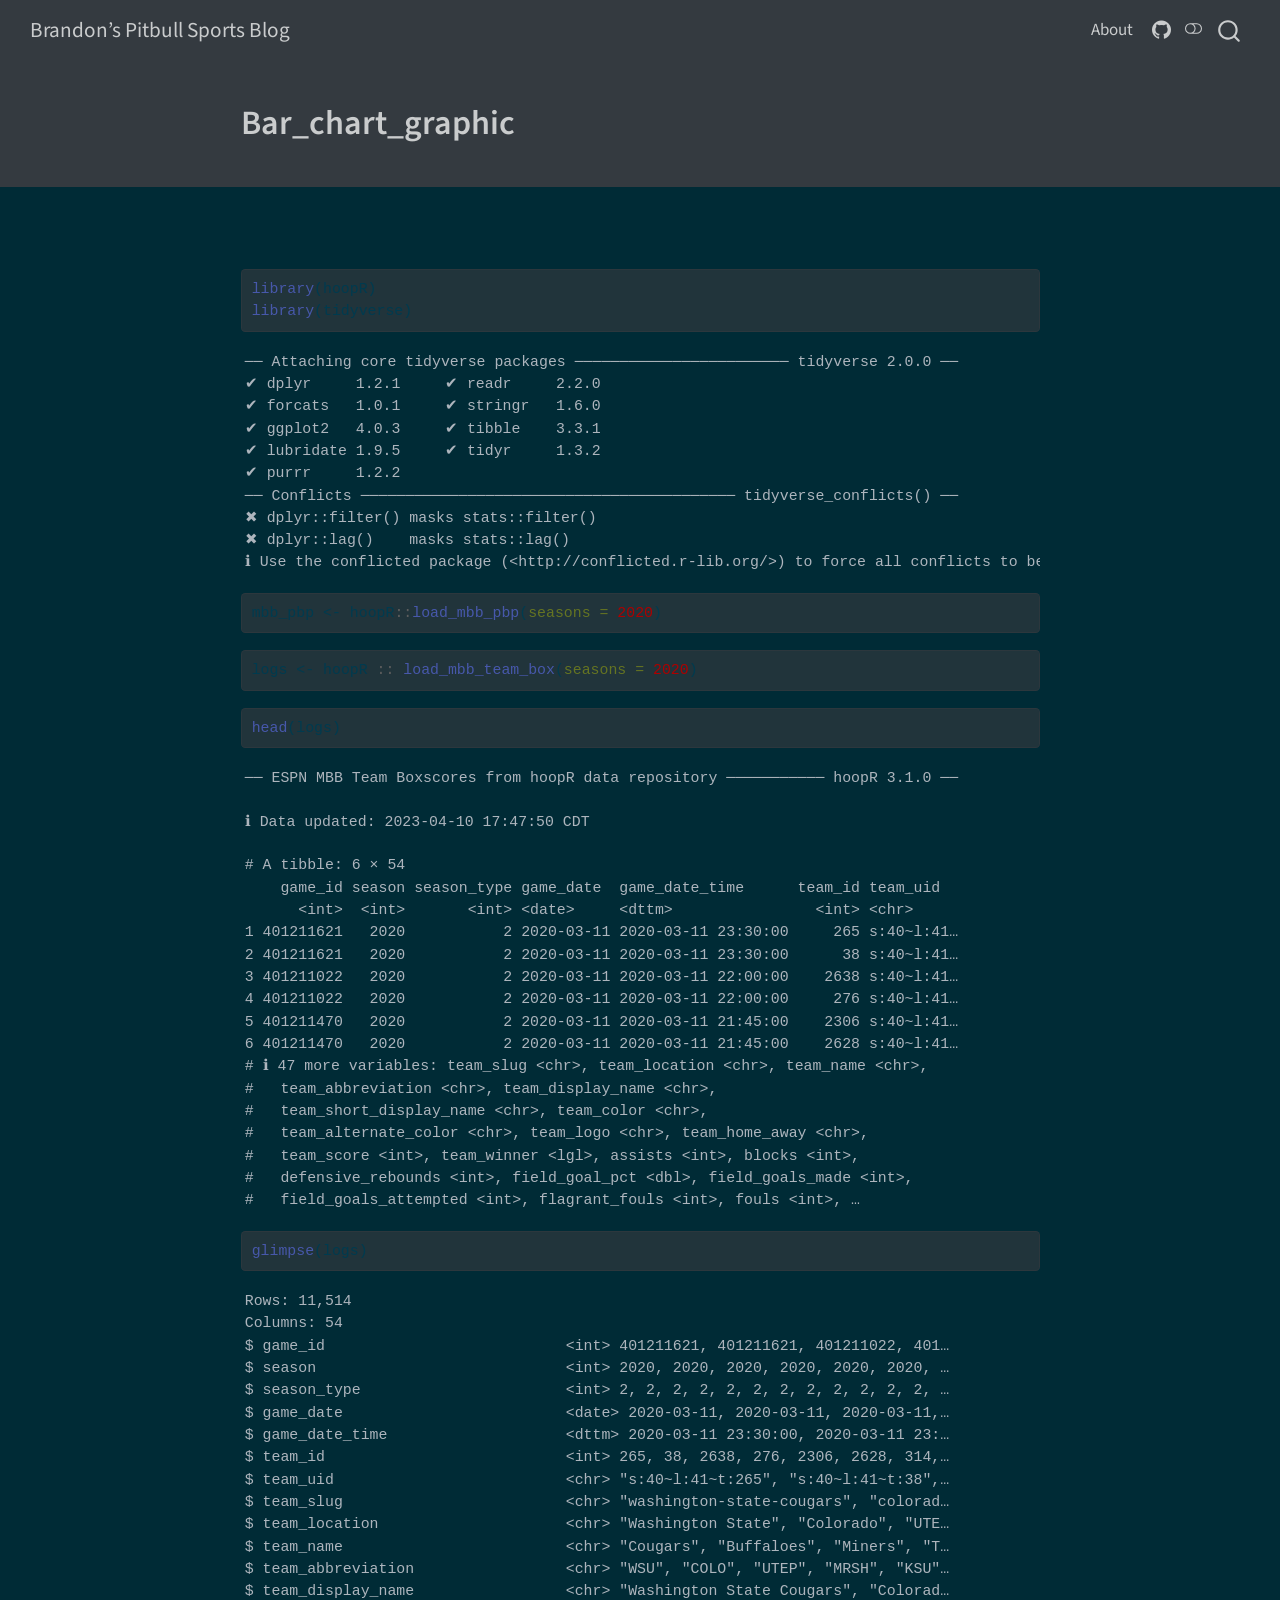
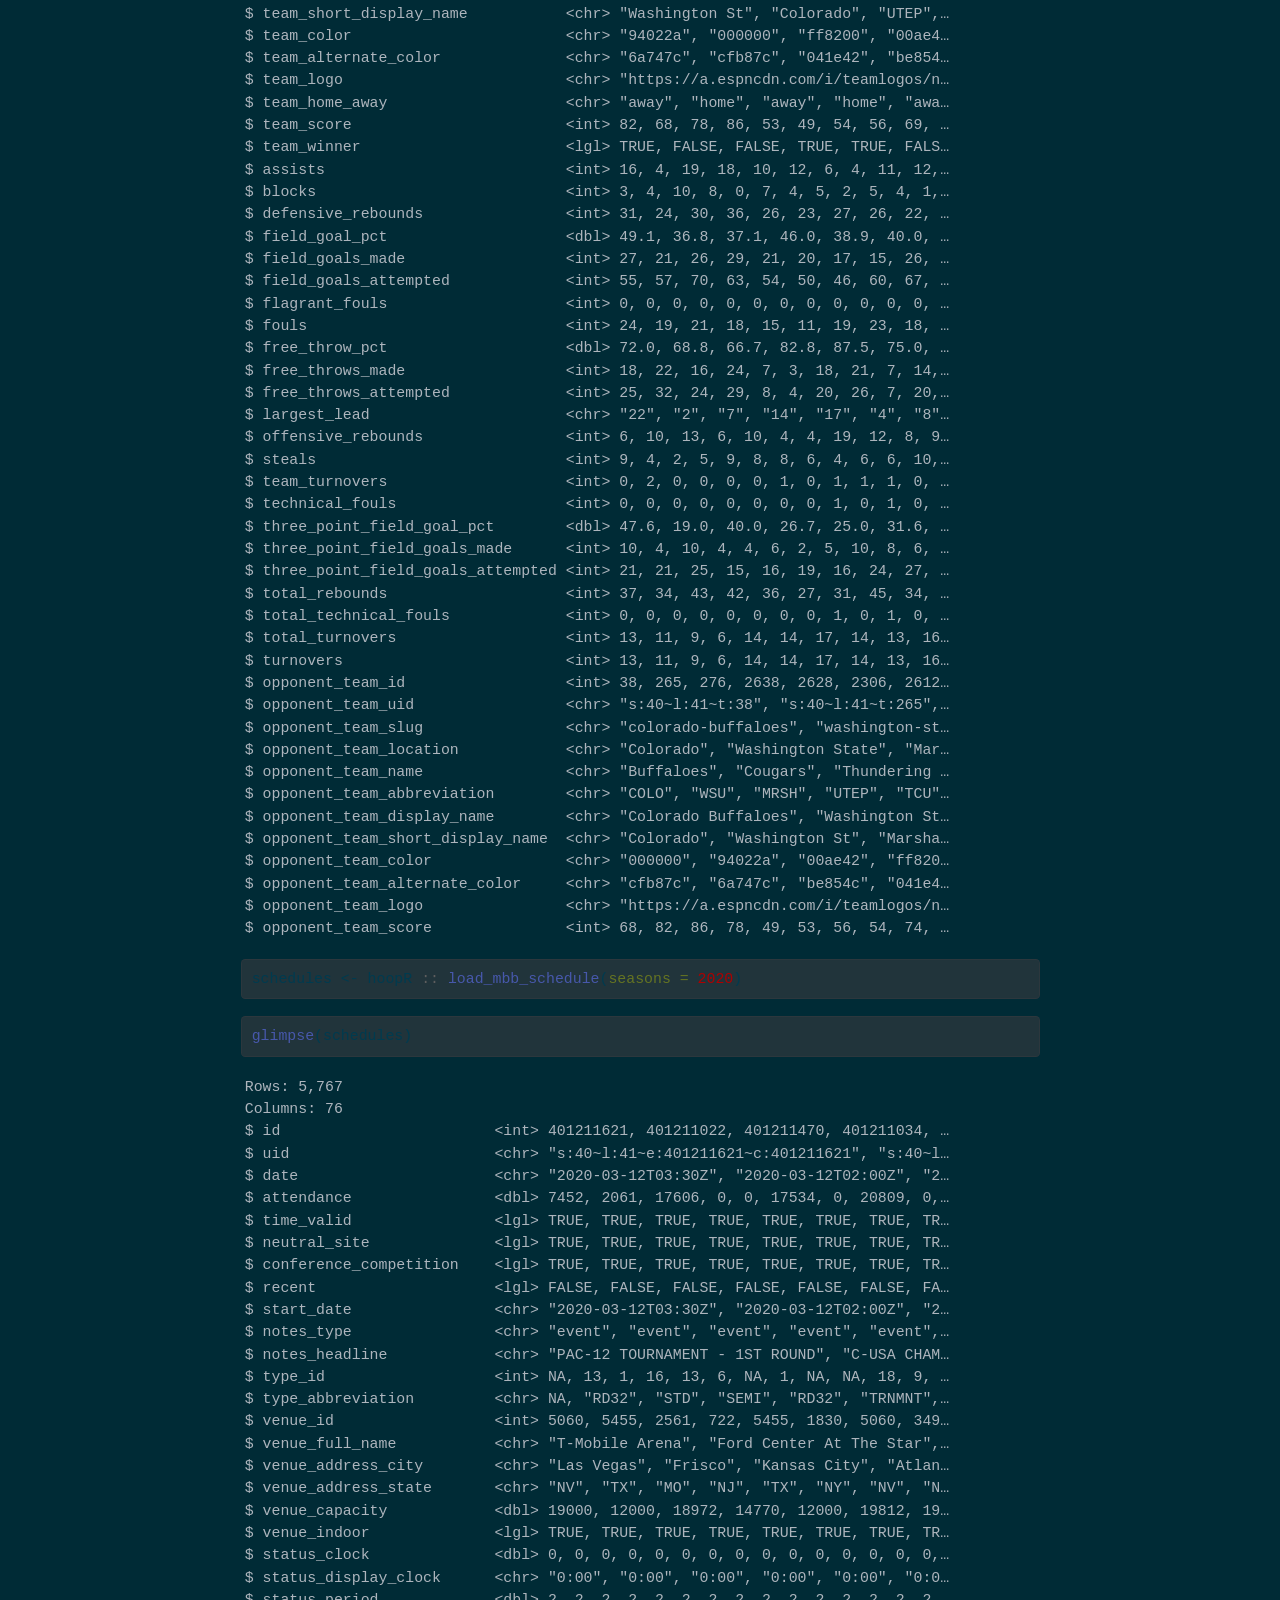
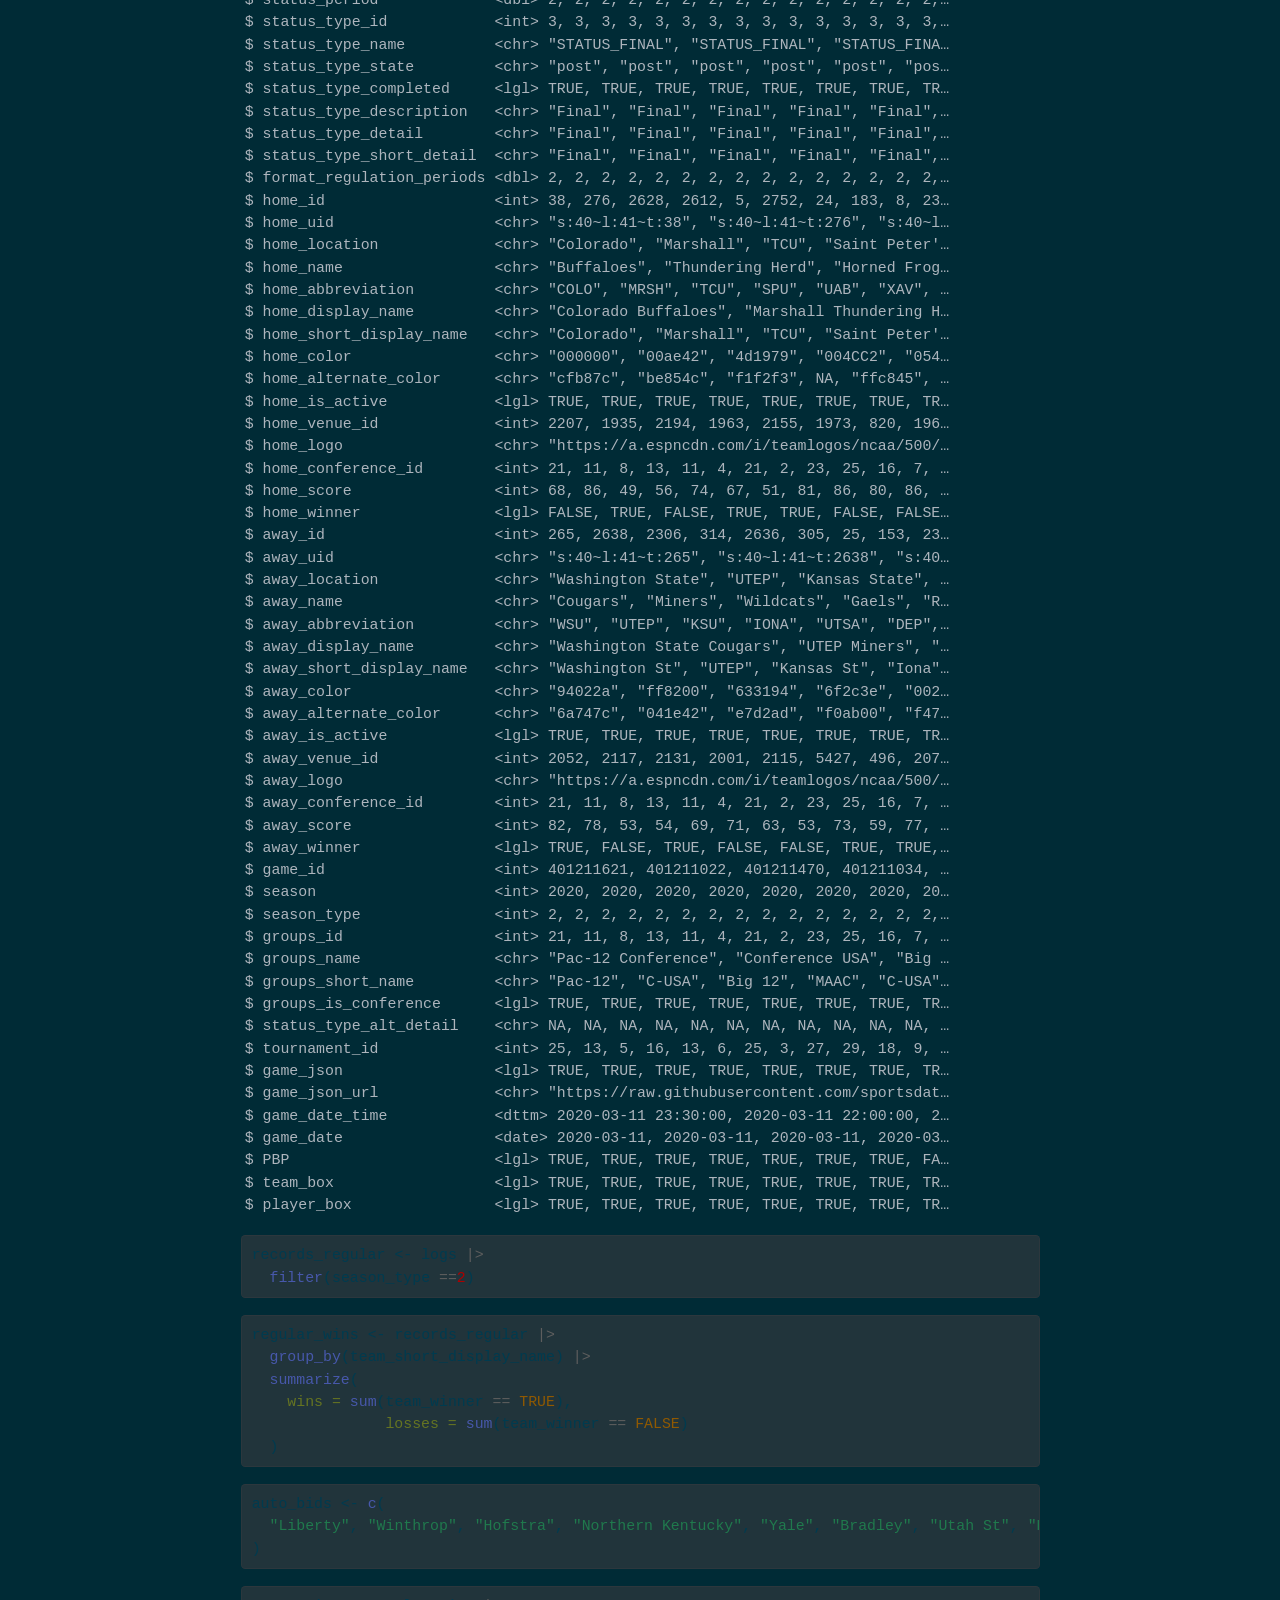
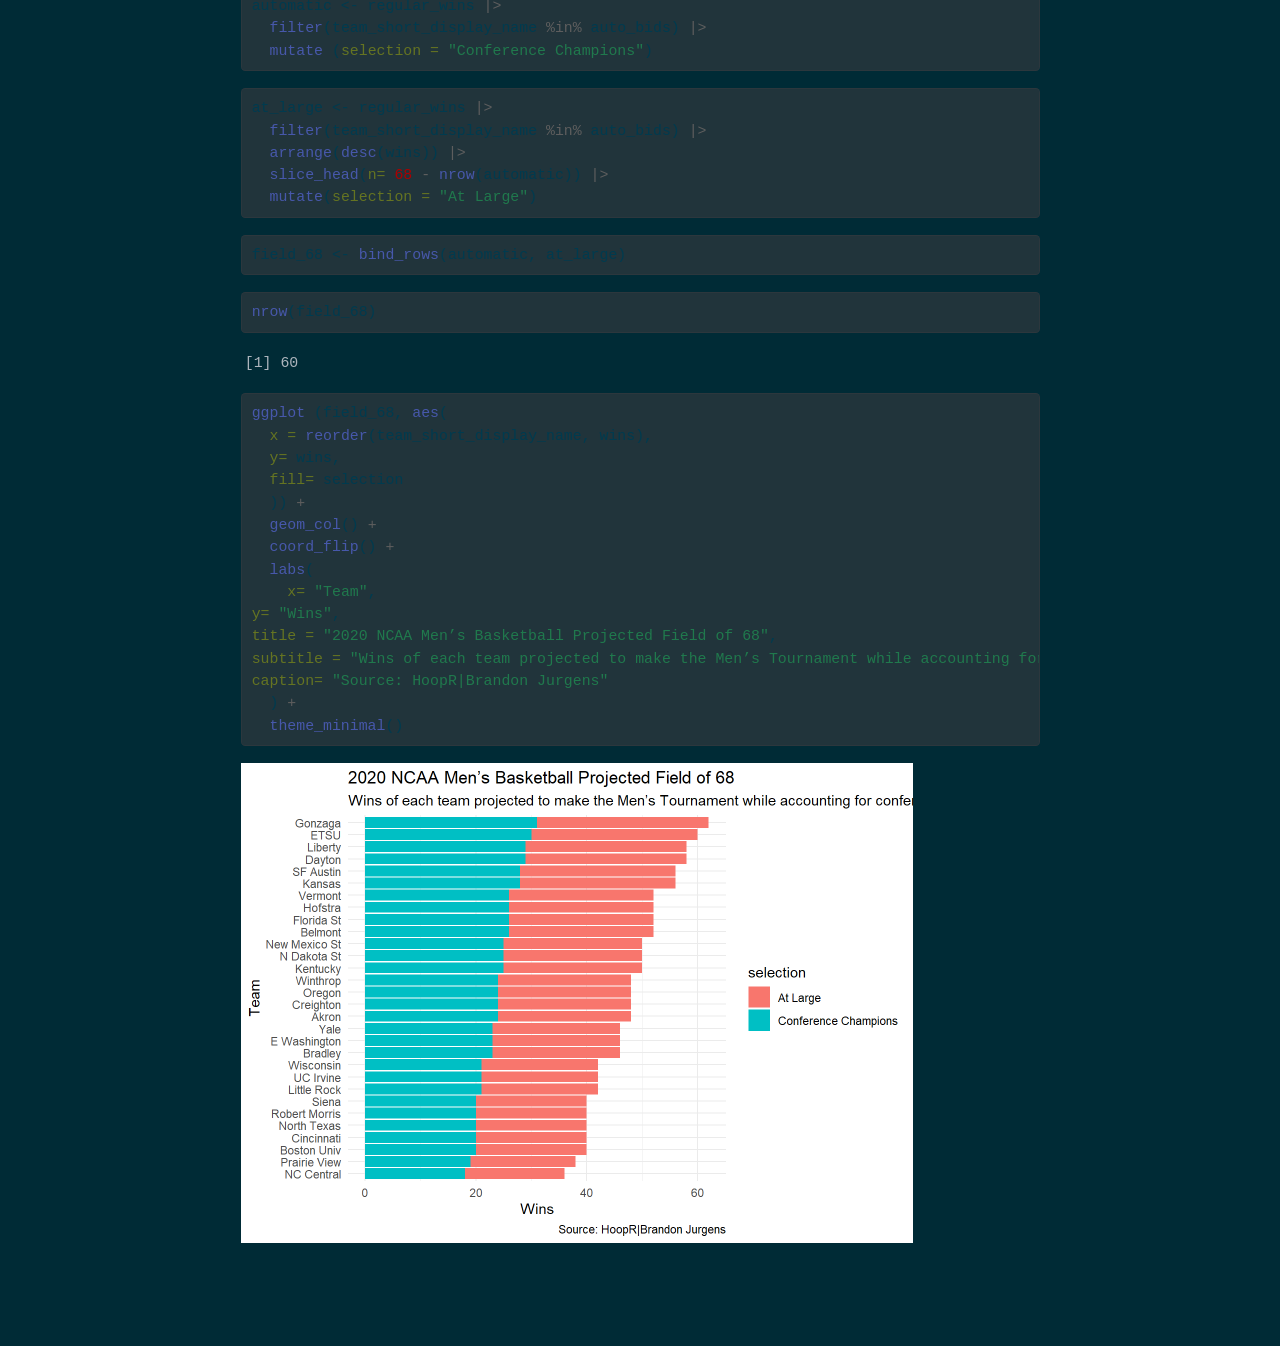
<file: posts/college-mens-basketball-torunament-2020/Bar_chart_graphic.html>
<!DOCTYPE html>
<html xmlns="http://www.w3.org/1999/xhtml" lang="en" xml:lang="en"><head>

<meta charset="utf-8">
<meta name="generator" content="quarto-1.11.9">

<meta name="viewport" content="width=device-width, initial-scale=1.0, user-scalable=yes">


<title>Bar_chart_graphic – Brandon's Pitbull Sports Blog</title>
<style>
/* Default styles provided by pandoc.
** See https://pandoc.org/MANUAL.html#variables-for-html for config info.
*/
span.smallcaps{font-variant: small-caps;}
div.columns{display: flex; gap: 1.5em;}
div.column{flex: auto;}
@media screen {
div.columns{gap: min(4vw, 1.5em);}
div.column{overflow-x: auto;}
}
div.hanging-indent{margin-left: 1.5em; text-indent: -1.5em;}
ul.task-list{list-style: none;}
ul.task-list li input[type="checkbox"] {
  width: 0.8em;
  margin: 0 0.8em 0.2em -1em; /* quarto-specific, see https://github.com/quarto-dev/quarto-cli/issues/4556 */ 
  vertical-align: middle;
}
/* CSS for syntax highlighting */
html { -webkit-text-size-adjust: 100%; }
pre > code.sourceCode { white-space: pre; position: relative; }
pre > code.sourceCode > span { display: inline-block; line-height: 1.25; }
pre > code.sourceCode > span:empty { height: 1.2em; }
.sourceCode { overflow: visible; }
code.sourceCode > span { color: inherit; text-decoration: inherit; }
div.sourceCode { margin: 1em 0; }
pre.sourceCode { margin: 0; }
@media screen {
div.sourceCode { overflow: auto; }
}
@media print {
pre > code.sourceCode { white-space: pre-wrap; }
pre > code.sourceCode > span { text-indent: -5em; padding-left: 5em; }
}
pre.numberSource code
  { counter-reset: source-line 0; }
pre.numberSource code > span
  { position: relative; left: -4em; counter-increment: source-line; }
pre.numberSource code > span > a:first-child::before
  { content: counter(source-line);
    position: relative; left: -1em; text-align: right; vertical-align: baseline;
    border: none; display: inline-block;
    -webkit-touch-callout: none; -webkit-user-select: none;
    -khtml-user-select: none; -moz-user-select: none;
    -ms-user-select: none; user-select: none;
    padding: 0 4px; width: 4em;
  }
pre.numberSource { margin-left: 3em;  padding-left: 4px; }
div.sourceCode
  {   }
@media screen {
pre > code.sourceCode > span > a:first-child::before { text-decoration: underline; }
}
</style>


<script src="../../site_libs/quarto-nav/quarto-nav.js"></script>
<script src="../../site_libs/quarto-nav/headroom.min.js"></script>
<script src="../../site_libs/clipboard/clipboard.min.js"></script>
<script src="../../site_libs/quarto-search/autocomplete.umd.js"></script>
<script src="../../site_libs/quarto-search/fuse.min.js"></script>
<script src="../../site_libs/quarto-search/quarto-search.js"></script>
<meta name="quarto:offset" content="../../">
<link href="../../logo.png" rel="icon" type="image/png">
<script src="../../site_libs/quarto-html/quarto.js" type="module"></script>
<script src="../../site_libs/quarto-html/tabsets/tabsets.js" type="module"></script>
<script src="../../site_libs/quarto-html/scrollable-regions/scrollable-regions.js" type="module"></script>
<script src="../../site_libs/quarto-html/popper.min.js"></script>
<script src="../../site_libs/quarto-html/tippy.umd.min.js"></script>
<script src="../../site_libs/quarto-html/anchor.min.js"></script>
<link href="../../site_libs/quarto-html/tippy.css" rel="stylesheet">
<link href="../../site_libs/quarto-html/quarto-syntax-highlighting-63b5708e65d6cd79cd7618c58d0c21e7.css" rel="stylesheet" class="quarto-color-scheme" id="quarto-text-highlighting-styles">
<link href="../../site_libs/quarto-html/quarto-syntax-highlighting-dark-447e42e69aaa9833c0ba1b986f430b20.css" rel="stylesheet" class="quarto-color-scheme quarto-color-alternate" id="quarto-text-highlighting-styles">
<link href="../../site_libs/quarto-html/quarto-syntax-highlighting-63b5708e65d6cd79cd7618c58d0c21e7.css" rel="stylesheet" class="quarto-color-scheme-extra" id="quarto-text-highlighting-styles">
<script src="../../site_libs/bootstrap/bootstrap.min.js"></script>
<link href="../../site_libs/bootstrap/bootstrap-icons.css" rel="stylesheet">
<link href="../../site_libs/bootstrap/bootstrap-901f423c5e4a550781845509a632e60b.min.css" rel="stylesheet" append-hash="true" class="quarto-color-scheme" id="quarto-bootstrap" data-mode="dark">
<link href="../../site_libs/bootstrap/bootstrap-dark-aa668b48bd578068634ec5302c84171a.min.css" rel="stylesheet" append-hash="true" class="quarto-color-scheme quarto-color-alternate" id="quarto-bootstrap" data-mode="dark">
<link href="../../site_libs/bootstrap/bootstrap-901f423c5e4a550781845509a632e60b.min.css" rel="stylesheet" append-hash="true" class="quarto-color-scheme-extra" id="quarto-bootstrap" data-mode="dark">
<script id="quarto-search-options" type="application/json">{
  "location": "navbar",
  "copy-button": false,
  "collapse-after": 3,
  "panel-placement": "end",
  "type": "overlay",
  "limit": 50,
  "keyboard-shortcut": [
    "f",
    "/",
    "s"
  ],
  "show-item-context": false,
  "language": {
    "search-no-results-text": "No results",
    "search-matching-documents-text": "matching documents",
    "search-copy-link-title": "Copy link to search",
    "search-hide-matches-text": "Hide additional matches",
    "search-more-match-text": "more match in this document",
    "search-more-matches-text": "more matches in this document",
    "search-clear-button-title": "Clear",
    "search-text-placeholder": "",
    "search-detached-cancel-button-title": "Cancel",
    "search-submit-button-title": "Submit",
    "search-label": "Search"
  }
}</script>


<link rel="stylesheet" href="../../styles.css">
</head>

<body class="nav-fixed fullcontent quarto-light"><a id="quarto-skip-link" class="visually-hidden-focusable" href="#quarto-document-content">Skip to main content</a><script id="quarto-html-before-body" type="application/javascript">
    const toggleBodyColorMode = (bsSheetEl) => {
      const mode = bsSheetEl.getAttribute("data-mode");
      const bodyEl = window.document.querySelector("body");
      if (mode === "dark") {
        bodyEl.classList.add("quarto-dark");
        bodyEl.classList.remove("quarto-light");
      } else {
        bodyEl.classList.add("quarto-light");
        bodyEl.classList.remove("quarto-dark");
      }
    }
    const toggleBodyColorPrimary = () => {
      const bsSheetEl = window.document.querySelector("link#quarto-bootstrap:not([rel=disabled-stylesheet])");
      if (bsSheetEl) {
        toggleBodyColorMode(bsSheetEl);
      }
    }
    const setColorSchemeToggle = (alternate) => {
      const toggles = window.document.querySelectorAll('.quarto-color-scheme-toggle');
      for (let i=0; i < toggles.length; i++) {
        const toggle = toggles[i];
        if (toggle) {
          toggle.setAttribute("aria-checked", alternate ? "true" : "false");
          if (alternate) {
            toggle.classList.add("alternate");
          } else {
            toggle.classList.remove("alternate");
          }
        }
      }
    };
    const toggleColorMode = (alternate) => {
      // Switch the stylesheets
      const primaryStylesheets = window.document.querySelectorAll('link.quarto-color-scheme:not(.quarto-color-alternate)');
      const alternateStylesheets = window.document.querySelectorAll('link.quarto-color-scheme.quarto-color-alternate');
      manageTransitions('#quarto-margin-sidebar .nav-link', false);
      if (alternate) {
        // note: dark is layered on light, we don't disable primary!
        enableStylesheet(alternateStylesheets);
        for (const sheetNode of alternateStylesheets) {
          if (sheetNode.id === "quarto-bootstrap") {
            toggleBodyColorMode(sheetNode);
          }
        }
      } else {
        disableStylesheet(alternateStylesheets);
        enableStylesheet(primaryStylesheets)
        toggleBodyColorPrimary();
      }
      manageTransitions('#quarto-margin-sidebar .nav-link', true);
      // Switch the toggles
      setColorSchemeToggle(alternate)
    }
    // Hack to workaround the fact that safari doesn't
    // properly recolor the scrollbar when toggling (#1455).
    // Not run on load: stylesheets are set before first paint there, and
    // scrolling would undo the scroll to a URL fragment (#14973).
    // The one pixel nudge keeps the reader where they were.
    const refreshSafariScrollbar = () => {
      if (navigator.userAgent.indexOf('Safari') > 0 && navigator.userAgent.indexOf('Chrome') == -1) {
        manageTransitions("body", false);
        const scrollY = window.scrollY;
        window.scrollTo(0, scrollY > 0 ? scrollY - 1 : 1);
        setTimeout(() => {
          window.scrollTo(0, scrollY);
          manageTransitions("body", true);
        }, 40);
      }
    }
    const disableStylesheet = (stylesheets) => {
      for (let i=0; i < stylesheets.length; i++) {
        const stylesheet = stylesheets[i];
        stylesheet.rel = 'disabled-stylesheet';
      }
    }
    const enableStylesheet = (stylesheets) => {
      for (let i=0; i < stylesheets.length; i++) {
        const stylesheet = stylesheets[i];
        if(stylesheet.rel !== 'stylesheet') { // for Chrome, which will still FOUC without this check
          stylesheet.rel = 'stylesheet';
        }
      }
    }
    const manageTransitions = (selector, allowTransitions) => {
      const els = window.document.querySelectorAll(selector);
      for (let i=0; i < els.length; i++) {
        const el = els[i];
        if (allowTransitions) {
          el.classList.remove('notransition');
        } else {
          el.classList.add('notransition');
        }
      }
    }
    const isFileUrl = () => {
      return window.location.protocol === 'file:';
    }
    const hasAlternateSentinel = () => {
      let styleSentinel = getColorSchemeSentinel();
      if (styleSentinel !== null) {
        return styleSentinel === "alternate";
      } else {
        return false;
      }
    }
    const setStyleSentinel = (alternate) => {
      const value = alternate ? "alternate" : "default";
      if (!isFileUrl()) {
        window.localStorage.setItem("quarto-color-scheme", value);
      } else {
        localAlternateSentinel = value;
      }
    }
    const getColorSchemeSentinel = () => {
      if (!isFileUrl()) {
        const storageValue = window.localStorage.getItem("quarto-color-scheme");
        return storageValue != null ? storageValue : localAlternateSentinel;
      } else {
        return localAlternateSentinel;
      }
    }
    const toggleGiscusIfUsed = (isAlternate, darkModeDefault) => {
      const baseTheme = document.querySelector('#giscus-base-theme')?.value ?? 'light';
      const alternateTheme = document.querySelector('#giscus-alt-theme')?.value ?? 'dark';
      let newTheme = '';
      if(authorPrefersDark) {
        newTheme = isAlternate ? baseTheme : alternateTheme;
      } else {
        newTheme = isAlternate ? alternateTheme : baseTheme;
      }
      const changeGiscusTheme = () => {
        // From: https://github.com/giscus/giscus/issues/336
        const sendMessage = (message) => {
          const iframe = document.querySelector('iframe.giscus-frame');
          if (!iframe) return;
          iframe.contentWindow.postMessage({ giscus: message }, 'https://giscus.app');
        }
        sendMessage({
          setConfig: {
            theme: newTheme
          }
        });
      }
      const isGiscussLoaded = window.document.querySelector('iframe.giscus-frame') !== null;
      if (isGiscussLoaded) {
        changeGiscusTheme();
      }
    };
    const authorPrefersDark = false;
    const darkModeDefault = authorPrefersDark;
      document.querySelector('link#quarto-text-highlighting-styles.quarto-color-scheme-extra').rel = 'disabled-stylesheet';
      document.querySelector('link#quarto-bootstrap.quarto-color-scheme-extra').rel = 'disabled-stylesheet';
    let localAlternateSentinel = darkModeDefault ? 'alternate' : 'default';
    // Dark / light mode switch
    window.quartoToggleColorScheme = () => {
      // Read the current dark / light value
      let toAlternate = !hasAlternateSentinel();
      toggleColorMode(toAlternate);
      refreshSafariScrollbar();
      setStyleSentinel(toAlternate);
      toggleGiscusIfUsed(toAlternate, darkModeDefault);
      window.dispatchEvent(new Event('resize'));
    };
    // Switch to dark mode if need be
    if (hasAlternateSentinel()) {
      toggleColorMode(true);
    } else {
      toggleColorMode(false);
    }
  </script>

<div id="quarto-search-results"></div>
  <header id="quarto-header" class="headroom fixed-top quarto-banner">
    <nav class="navbar navbar-expand-lg " data-bs-theme="dark" aria-label="Site">
      <div class="navbar-container container-fluid">
      <div class="navbar-brand-container mx-auto">
    <a class="navbar-brand" href="../../index.html">
    <span class="navbar-title">Brandon’s Pitbull Sports Blog</span>
    </a>
  </div>
          <button class="navbar-toggler" type="button" data-bs-toggle="collapse" data-bs-target="#navbarCollapse" aria-controls="navbarCollapse" aria-expanded="false" aria-label="Toggle navigation" onclick="if (window.quartoToggleHeadroom) { window.quartoToggleHeadroom(); }">
  <span class="navbar-toggler-icon"></span>
</button>
          <div class="collapse navbar-collapse" id="navbarCollapse">
            <ul class="navbar-nav navbar-nav-scroll ms-auto">
  <li class="nav-item">
    <a class="nav-link" href="../../about.html"> 
<span class="menu-text">About</span></a>
  </li>  
  <li class="nav-item compact">
    <a class="nav-link" href="https://github.com/brandonjurgens33-afk.github.io"> <i class="bi bi-github" role="img">
</i> 
<span class="menu-text"></span></a>
  </li>  
</ul>
          </div> <!-- /navcollapse -->
            <div class="quarto-navbar-tools">
  <button type="button" role="switch" aria-checked="false" class="quarto-color-scheme-toggle quarto-navigation-tool  px-1" onclick="window.quartoToggleColorScheme(); return false;" title="Toggle dark mode" aria-label="Toggle dark mode"><i class="bi"></i></button>
</div>
            <div id="quarto-search" class="" title="Search"></div>
      </div> <!-- /container-fluid -->
    </nav>
</header>
<!-- content -->
<header id="title-block-header" class="quarto-title-block default page-columns page-full">
  <div class="quarto-title-banner page-columns page-full">
    <div class="quarto-title column-body">
      <h1 class="title">Bar_chart_graphic</h1>
                      </div>
  </div>
    
  
  <div class="quarto-title-meta">

      
    
      
    </div>
    
  
  </header><div id="quarto-content" class="quarto-container page-columns page-rows-contents page-layout-article page-navbar">
<!-- sidebar -->
<!-- margin-sidebar -->
    
<!-- main -->
<main class="content quarto-banner-title-block" id="quarto-document-content" tabindex="-1">






<div class="cell">
<div class="code-copy-outer-scaffold"><div class="sourceCode cell-code" id="cb1"><pre class="sourceCode r code-with-copy"><code class="sourceCode r"><span id="cb1-1"><a href="#cb1-1" aria-hidden="true" tabindex="-1"></a><span class="fu">library</span>(hoopR)</span>
<span id="cb1-2"><a href="#cb1-2" aria-hidden="true" tabindex="-1"></a><span class="fu">library</span>(tidyverse)</span></code></pre></div><button title="Copy to Clipboard" class="code-copy-button"><i class="bi"></i></button></div>
<div class="cell-output cell-output-stderr">
<pre><code>── Attaching core tidyverse packages ──────────────────────── tidyverse 2.0.0 ──
✔ dplyr     1.2.1     ✔ readr     2.2.0
✔ forcats   1.0.1     ✔ stringr   1.6.0
✔ ggplot2   4.0.3     ✔ tibble    3.3.1
✔ lubridate 1.9.5     ✔ tidyr     1.3.2
✔ purrr     1.2.2     
── Conflicts ────────────────────────────────────────── tidyverse_conflicts() ──
✖ dplyr::filter() masks stats::filter()
✖ dplyr::lag()    masks stats::lag()
ℹ Use the conflicted package (&lt;http://conflicted.r-lib.org/&gt;) to force all conflicts to become errors</code></pre>
</div>
</div>
<div class="cell">
<div class="code-copy-outer-scaffold"><div class="sourceCode cell-code" id="cb3"><pre class="sourceCode r code-with-copy"><code class="sourceCode r"><span id="cb3-1"><a href="#cb3-1" aria-hidden="true" tabindex="-1"></a>mbb_pbp <span class="ot">&lt;-</span> hoopR<span class="sc">::</span><span class="fu">load_mbb_pbp</span>(<span class="at">seasons =</span> <span class="dv">2020</span>)</span></code></pre></div><button title="Copy to Clipboard" class="code-copy-button"><i class="bi"></i></button></div>
</div>
<div class="cell">
<div class="code-copy-outer-scaffold"><div class="sourceCode cell-code" id="cb4"><pre class="sourceCode r code-with-copy"><code class="sourceCode r"><span id="cb4-1"><a href="#cb4-1" aria-hidden="true" tabindex="-1"></a>logs <span class="ot">&lt;-</span> hoopR <span class="sc">::</span> <span class="fu">load_mbb_team_box</span>(<span class="at">seasons =</span> <span class="dv">2020</span>)</span></code></pre></div><button title="Copy to Clipboard" class="code-copy-button"><i class="bi"></i></button></div>
</div>
<div class="cell">
<div class="code-copy-outer-scaffold"><div class="sourceCode cell-code" id="cb5"><pre class="sourceCode r code-with-copy"><code class="sourceCode r"><span id="cb5-1"><a href="#cb5-1" aria-hidden="true" tabindex="-1"></a><span class="fu">head</span>(logs)</span></code></pre></div><button title="Copy to Clipboard" class="code-copy-button"><i class="bi"></i></button></div>
<div class="cell-output cell-output-stderr">
<pre><code>── ESPN MBB Team Boxscores from hoopR data repository ─────────── hoopR 3.1.0 ──</code></pre>
</div>
<div class="cell-output cell-output-stderr">
<pre><code>ℹ Data updated: 2023-04-10 17:47:50 CDT</code></pre>
</div>
<div class="cell-output cell-output-stdout">
<pre><code># A tibble: 6 × 54
    game_id season season_type game_date  game_date_time      team_id team_uid  
      &lt;int&gt;  &lt;int&gt;       &lt;int&gt; &lt;date&gt;     &lt;dttm&gt;                &lt;int&gt; &lt;chr&gt;     
1 401211621   2020           2 2020-03-11 2020-03-11 23:30:00     265 s:40~l:41…
2 401211621   2020           2 2020-03-11 2020-03-11 23:30:00      38 s:40~l:41…
3 401211022   2020           2 2020-03-11 2020-03-11 22:00:00    2638 s:40~l:41…
4 401211022   2020           2 2020-03-11 2020-03-11 22:00:00     276 s:40~l:41…
5 401211470   2020           2 2020-03-11 2020-03-11 21:45:00    2306 s:40~l:41…
6 401211470   2020           2 2020-03-11 2020-03-11 21:45:00    2628 s:40~l:41…
# ℹ 47 more variables: team_slug &lt;chr&gt;, team_location &lt;chr&gt;, team_name &lt;chr&gt;,
#   team_abbreviation &lt;chr&gt;, team_display_name &lt;chr&gt;,
#   team_short_display_name &lt;chr&gt;, team_color &lt;chr&gt;,
#   team_alternate_color &lt;chr&gt;, team_logo &lt;chr&gt;, team_home_away &lt;chr&gt;,
#   team_score &lt;int&gt;, team_winner &lt;lgl&gt;, assists &lt;int&gt;, blocks &lt;int&gt;,
#   defensive_rebounds &lt;int&gt;, field_goal_pct &lt;dbl&gt;, field_goals_made &lt;int&gt;,
#   field_goals_attempted &lt;int&gt;, flagrant_fouls &lt;int&gt;, fouls &lt;int&gt;, …</code></pre>
</div>
</div>
<div class="cell">
<div class="code-copy-outer-scaffold"><div class="sourceCode cell-code" id="cb9"><pre class="sourceCode r code-with-copy"><code class="sourceCode r"><span id="cb9-1"><a href="#cb9-1" aria-hidden="true" tabindex="-1"></a><span class="fu">glimpse</span>(logs)</span></code></pre></div><button title="Copy to Clipboard" class="code-copy-button"><i class="bi"></i></button></div>
<div class="cell-output cell-output-stdout">
<pre><code>Rows: 11,514
Columns: 54
$ game_id                           &lt;int&gt; 401211621, 401211621, 401211022, 401…
$ season                            &lt;int&gt; 2020, 2020, 2020, 2020, 2020, 2020, …
$ season_type                       &lt;int&gt; 2, 2, 2, 2, 2, 2, 2, 2, 2, 2, 2, 2, …
$ game_date                         &lt;date&gt; 2020-03-11, 2020-03-11, 2020-03-11,…
$ game_date_time                    &lt;dttm&gt; 2020-03-11 23:30:00, 2020-03-11 23:…
$ team_id                           &lt;int&gt; 265, 38, 2638, 276, 2306, 2628, 314,…
$ team_uid                          &lt;chr&gt; "s:40~l:41~t:265", "s:40~l:41~t:38",…
$ team_slug                         &lt;chr&gt; "washington-state-cougars", "colorad…
$ team_location                     &lt;chr&gt; "Washington State", "Colorado", "UTE…
$ team_name                         &lt;chr&gt; "Cougars", "Buffaloes", "Miners", "T…
$ team_abbreviation                 &lt;chr&gt; "WSU", "COLO", "UTEP", "MRSH", "KSU"…
$ team_display_name                 &lt;chr&gt; "Washington State Cougars", "Colorad…
$ team_short_display_name           &lt;chr&gt; "Washington St", "Colorado", "UTEP",…
$ team_color                        &lt;chr&gt; "94022a", "000000", "ff8200", "00ae4…
$ team_alternate_color              &lt;chr&gt; "6a747c", "cfb87c", "041e42", "be854…
$ team_logo                         &lt;chr&gt; "https://a.espncdn.com/i/teamlogos/n…
$ team_home_away                    &lt;chr&gt; "away", "home", "away", "home", "awa…
$ team_score                        &lt;int&gt; 82, 68, 78, 86, 53, 49, 54, 56, 69, …
$ team_winner                       &lt;lgl&gt; TRUE, FALSE, FALSE, TRUE, TRUE, FALS…
$ assists                           &lt;int&gt; 16, 4, 19, 18, 10, 12, 6, 4, 11, 12,…
$ blocks                            &lt;int&gt; 3, 4, 10, 8, 0, 7, 4, 5, 2, 5, 4, 1,…
$ defensive_rebounds                &lt;int&gt; 31, 24, 30, 36, 26, 23, 27, 26, 22, …
$ field_goal_pct                    &lt;dbl&gt; 49.1, 36.8, 37.1, 46.0, 38.9, 40.0, …
$ field_goals_made                  &lt;int&gt; 27, 21, 26, 29, 21, 20, 17, 15, 26, …
$ field_goals_attempted             &lt;int&gt; 55, 57, 70, 63, 54, 50, 46, 60, 67, …
$ flagrant_fouls                    &lt;int&gt; 0, 0, 0, 0, 0, 0, 0, 0, 0, 0, 0, 0, …
$ fouls                             &lt;int&gt; 24, 19, 21, 18, 15, 11, 19, 23, 18, …
$ free_throw_pct                    &lt;dbl&gt; 72.0, 68.8, 66.7, 82.8, 87.5, 75.0, …
$ free_throws_made                  &lt;int&gt; 18, 22, 16, 24, 7, 3, 18, 21, 7, 14,…
$ free_throws_attempted             &lt;int&gt; 25, 32, 24, 29, 8, 4, 20, 26, 7, 20,…
$ largest_lead                      &lt;chr&gt; "22", "2", "7", "14", "17", "4", "8"…
$ offensive_rebounds                &lt;int&gt; 6, 10, 13, 6, 10, 4, 4, 19, 12, 8, 9…
$ steals                            &lt;int&gt; 9, 4, 2, 5, 9, 8, 8, 6, 4, 6, 6, 10,…
$ team_turnovers                    &lt;int&gt; 0, 2, 0, 0, 0, 0, 1, 0, 1, 1, 1, 0, …
$ technical_fouls                   &lt;int&gt; 0, 0, 0, 0, 0, 0, 0, 0, 1, 0, 1, 0, …
$ three_point_field_goal_pct        &lt;dbl&gt; 47.6, 19.0, 40.0, 26.7, 25.0, 31.6, …
$ three_point_field_goals_made      &lt;int&gt; 10, 4, 10, 4, 4, 6, 2, 5, 10, 8, 6, …
$ three_point_field_goals_attempted &lt;int&gt; 21, 21, 25, 15, 16, 19, 16, 24, 27, …
$ total_rebounds                    &lt;int&gt; 37, 34, 43, 42, 36, 27, 31, 45, 34, …
$ total_technical_fouls             &lt;int&gt; 0, 0, 0, 0, 0, 0, 0, 0, 1, 0, 1, 0, …
$ total_turnovers                   &lt;int&gt; 13, 11, 9, 6, 14, 14, 17, 14, 13, 16…
$ turnovers                         &lt;int&gt; 13, 11, 9, 6, 14, 14, 17, 14, 13, 16…
$ opponent_team_id                  &lt;int&gt; 38, 265, 276, 2638, 2628, 2306, 2612…
$ opponent_team_uid                 &lt;chr&gt; "s:40~l:41~t:38", "s:40~l:41~t:265",…
$ opponent_team_slug                &lt;chr&gt; "colorado-buffaloes", "washington-st…
$ opponent_team_location            &lt;chr&gt; "Colorado", "Washington State", "Mar…
$ opponent_team_name                &lt;chr&gt; "Buffaloes", "Cougars", "Thundering …
$ opponent_team_abbreviation        &lt;chr&gt; "COLO", "WSU", "MRSH", "UTEP", "TCU"…
$ opponent_team_display_name        &lt;chr&gt; "Colorado Buffaloes", "Washington St…
$ opponent_team_short_display_name  &lt;chr&gt; "Colorado", "Washington St", "Marsha…
$ opponent_team_color               &lt;chr&gt; "000000", "94022a", "00ae42", "ff820…
$ opponent_team_alternate_color     &lt;chr&gt; "cfb87c", "6a747c", "be854c", "041e4…
$ opponent_team_logo                &lt;chr&gt; "https://a.espncdn.com/i/teamlogos/n…
$ opponent_team_score               &lt;int&gt; 68, 82, 86, 78, 49, 53, 56, 54, 74, …</code></pre>
</div>
</div>
<div class="cell">
<div class="code-copy-outer-scaffold"><div class="sourceCode cell-code" id="cb11"><pre class="sourceCode r code-with-copy"><code class="sourceCode r"><span id="cb11-1"><a href="#cb11-1" aria-hidden="true" tabindex="-1"></a>schedules <span class="ot">&lt;-</span> hoopR <span class="sc">::</span> <span class="fu">load_mbb_schedule</span>(<span class="at">seasons =</span> <span class="dv">2020</span>)</span></code></pre></div><button title="Copy to Clipboard" class="code-copy-button"><i class="bi"></i></button></div>
</div>
<div class="cell">
<div class="code-copy-outer-scaffold"><div class="sourceCode cell-code" id="cb12"><pre class="sourceCode r code-with-copy"><code class="sourceCode r"><span id="cb12-1"><a href="#cb12-1" aria-hidden="true" tabindex="-1"></a><span class="fu">glimpse</span>(schedules)</span></code></pre></div><button title="Copy to Clipboard" class="code-copy-button"><i class="bi"></i></button></div>
<div class="cell-output cell-output-stdout">
<pre><code>Rows: 5,767
Columns: 76
$ id                        &lt;int&gt; 401211621, 401211022, 401211470, 401211034, …
$ uid                       &lt;chr&gt; "s:40~l:41~e:401211621~c:401211621", "s:40~l…
$ date                      &lt;chr&gt; "2020-03-12T03:30Z", "2020-03-12T02:00Z", "2…
$ attendance                &lt;dbl&gt; 7452, 2061, 17606, 0, 0, 17534, 0, 20809, 0,…
$ time_valid                &lt;lgl&gt; TRUE, TRUE, TRUE, TRUE, TRUE, TRUE, TRUE, TR…
$ neutral_site              &lt;lgl&gt; TRUE, TRUE, TRUE, TRUE, TRUE, TRUE, TRUE, TR…
$ conference_competition    &lt;lgl&gt; TRUE, TRUE, TRUE, TRUE, TRUE, TRUE, TRUE, TR…
$ recent                    &lt;lgl&gt; FALSE, FALSE, FALSE, FALSE, FALSE, FALSE, FA…
$ start_date                &lt;chr&gt; "2020-03-12T03:30Z", "2020-03-12T02:00Z", "2…
$ notes_type                &lt;chr&gt; "event", "event", "event", "event", "event",…
$ notes_headline            &lt;chr&gt; "PAC-12 TOURNAMENT - 1ST ROUND", "C-USA CHAM…
$ type_id                   &lt;int&gt; NA, 13, 1, 16, 13, 6, NA, 1, NA, NA, 18, 9, …
$ type_abbreviation         &lt;chr&gt; NA, "RD32", "STD", "SEMI", "RD32", "TRNMNT",…
$ venue_id                  &lt;int&gt; 5060, 5455, 2561, 722, 5455, 1830, 5060, 349…
$ venue_full_name           &lt;chr&gt; "T-Mobile Arena", "Ford Center At The Star",…
$ venue_address_city        &lt;chr&gt; "Las Vegas", "Frisco", "Kansas City", "Atlan…
$ venue_address_state       &lt;chr&gt; "NV", "TX", "MO", "NJ", "TX", "NY", "NV", "N…
$ venue_capacity            &lt;dbl&gt; 19000, 12000, 18972, 14770, 12000, 19812, 19…
$ venue_indoor              &lt;lgl&gt; TRUE, TRUE, TRUE, TRUE, TRUE, TRUE, TRUE, TR…
$ status_clock              &lt;dbl&gt; 0, 0, 0, 0, 0, 0, 0, 0, 0, 0, 0, 0, 0, 0, 0,…
$ status_display_clock      &lt;chr&gt; "0:00", "0:00", "0:00", "0:00", "0:00", "0:0…
$ status_period             &lt;dbl&gt; 2, 2, 2, 2, 2, 2, 2, 2, 2, 2, 2, 2, 2, 2, 2,…
$ status_type_id            &lt;int&gt; 3, 3, 3, 3, 3, 3, 3, 3, 3, 3, 3, 3, 3, 3, 3,…
$ status_type_name          &lt;chr&gt; "STATUS_FINAL", "STATUS_FINAL", "STATUS_FINA…
$ status_type_state         &lt;chr&gt; "post", "post", "post", "post", "post", "pos…
$ status_type_completed     &lt;lgl&gt; TRUE, TRUE, TRUE, TRUE, TRUE, TRUE, TRUE, TR…
$ status_type_description   &lt;chr&gt; "Final", "Final", "Final", "Final", "Final",…
$ status_type_detail        &lt;chr&gt; "Final", "Final", "Final", "Final", "Final",…
$ status_type_short_detail  &lt;chr&gt; "Final", "Final", "Final", "Final", "Final",…
$ format_regulation_periods &lt;dbl&gt; 2, 2, 2, 2, 2, 2, 2, 2, 2, 2, 2, 2, 2, 2, 2,…
$ home_id                   &lt;int&gt; 38, 276, 2628, 2612, 5, 2752, 24, 183, 8, 23…
$ home_uid                  &lt;chr&gt; "s:40~l:41~t:38", "s:40~l:41~t:276", "s:40~l…
$ home_location             &lt;chr&gt; "Colorado", "Marshall", "TCU", "Saint Peter'…
$ home_name                 &lt;chr&gt; "Buffaloes", "Thundering Herd", "Horned Frog…
$ home_abbreviation         &lt;chr&gt; "COLO", "MRSH", "TCU", "SPU", "UAB", "XAV", …
$ home_display_name         &lt;chr&gt; "Colorado Buffaloes", "Marshall Thundering H…
$ home_short_display_name   &lt;chr&gt; "Colorado", "Marshall", "TCU", "Saint Peter'…
$ home_color                &lt;chr&gt; "000000", "00ae42", "4d1979", "004CC2", "054…
$ home_alternate_color      &lt;chr&gt; "cfb87c", "be854c", "f1f2f3", NA, "ffc845", …
$ home_is_active            &lt;lgl&gt; TRUE, TRUE, TRUE, TRUE, TRUE, TRUE, TRUE, TR…
$ home_venue_id             &lt;int&gt; 2207, 1935, 2194, 1963, 2155, 1973, 820, 196…
$ home_logo                 &lt;chr&gt; "https://a.espncdn.com/i/teamlogos/ncaa/500/…
$ home_conference_id        &lt;int&gt; 21, 11, 8, 13, 11, 4, 21, 2, 23, 25, 16, 7, …
$ home_score                &lt;int&gt; 68, 86, 49, 56, 74, 67, 51, 81, 86, 80, 86, …
$ home_winner               &lt;lgl&gt; FALSE, TRUE, FALSE, TRUE, TRUE, FALSE, FALSE…
$ away_id                   &lt;int&gt; 265, 2638, 2306, 314, 2636, 305, 25, 153, 23…
$ away_uid                  &lt;chr&gt; "s:40~l:41~t:265", "s:40~l:41~t:2638", "s:40…
$ away_location             &lt;chr&gt; "Washington State", "UTEP", "Kansas State", …
$ away_name                 &lt;chr&gt; "Cougars", "Miners", "Wildcats", "Gaels", "R…
$ away_abbreviation         &lt;chr&gt; "WSU", "UTEP", "KSU", "IONA", "UTSA", "DEP",…
$ away_display_name         &lt;chr&gt; "Washington State Cougars", "UTEP Miners", "…
$ away_short_display_name   &lt;chr&gt; "Washington St", "UTEP", "Kansas St", "Iona"…
$ away_color                &lt;chr&gt; "94022a", "ff8200", "633194", "6f2c3e", "002…
$ away_alternate_color      &lt;chr&gt; "6a747c", "041e42", "e7d2ad", "f0ab00", "f47…
$ away_is_active            &lt;lgl&gt; TRUE, TRUE, TRUE, TRUE, TRUE, TRUE, TRUE, TR…
$ away_venue_id             &lt;int&gt; 2052, 2117, 2131, 2001, 2115, 5427, 496, 207…
$ away_logo                 &lt;chr&gt; "https://a.espncdn.com/i/teamlogos/ncaa/500/…
$ away_conference_id        &lt;int&gt; 21, 11, 8, 13, 11, 4, 21, 2, 23, 25, 16, 7, …
$ away_score                &lt;int&gt; 82, 78, 53, 54, 69, 71, 63, 53, 73, 59, 77, …
$ away_winner               &lt;lgl&gt; TRUE, FALSE, TRUE, FALSE, FALSE, TRUE, TRUE,…
$ game_id                   &lt;int&gt; 401211621, 401211022, 401211470, 401211034, …
$ season                    &lt;int&gt; 2020, 2020, 2020, 2020, 2020, 2020, 2020, 20…
$ season_type               &lt;int&gt; 2, 2, 2, 2, 2, 2, 2, 2, 2, 2, 2, 2, 2, 2, 2,…
$ groups_id                 &lt;int&gt; 21, 11, 8, 13, 11, 4, 21, 2, 23, 25, 16, 7, …
$ groups_name               &lt;chr&gt; "Pac-12 Conference", "Conference USA", "Big …
$ groups_short_name         &lt;chr&gt; "Pac-12", "C-USA", "Big 12", "MAAC", "C-USA"…
$ groups_is_conference      &lt;lgl&gt; TRUE, TRUE, TRUE, TRUE, TRUE, TRUE, TRUE, TR…
$ status_type_alt_detail    &lt;chr&gt; NA, NA, NA, NA, NA, NA, NA, NA, NA, NA, NA, …
$ tournament_id             &lt;int&gt; 25, 13, 5, 16, 13, 6, 25, 3, 27, 29, 18, 9, …
$ game_json                 &lt;lgl&gt; TRUE, TRUE, TRUE, TRUE, TRUE, TRUE, TRUE, TR…
$ game_json_url             &lt;chr&gt; "https://raw.githubusercontent.com/sportsdat…
$ game_date_time            &lt;dttm&gt; 2020-03-11 23:30:00, 2020-03-11 22:00:00, 2…
$ game_date                 &lt;date&gt; 2020-03-11, 2020-03-11, 2020-03-11, 2020-03…
$ PBP                       &lt;lgl&gt; TRUE, TRUE, TRUE, TRUE, TRUE, TRUE, TRUE, FA…
$ team_box                  &lt;lgl&gt; TRUE, TRUE, TRUE, TRUE, TRUE, TRUE, TRUE, TR…
$ player_box                &lt;lgl&gt; TRUE, TRUE, TRUE, TRUE, TRUE, TRUE, TRUE, TR…</code></pre>
</div>
</div>
<div class="cell">
<div class="code-copy-outer-scaffold"><div class="sourceCode cell-code" id="cb14"><pre class="sourceCode r code-with-copy"><code class="sourceCode r"><span id="cb14-1"><a href="#cb14-1" aria-hidden="true" tabindex="-1"></a>records_regular <span class="ot">&lt;-</span> logs <span class="sc">|&gt;</span></span>
<span id="cb14-2"><a href="#cb14-2" aria-hidden="true" tabindex="-1"></a>  <span class="fu">filter</span>(season_type <span class="sc">==</span><span class="dv">2</span>)</span></code></pre></div><button title="Copy to Clipboard" class="code-copy-button"><i class="bi"></i></button></div>
</div>
<div class="cell">
<div class="code-copy-outer-scaffold"><div class="sourceCode cell-code" id="cb15"><pre class="sourceCode r code-with-copy"><code class="sourceCode r"><span id="cb15-1"><a href="#cb15-1" aria-hidden="true" tabindex="-1"></a>regular_wins <span class="ot">&lt;-</span> records_regular <span class="sc">|&gt;</span></span>
<span id="cb15-2"><a href="#cb15-2" aria-hidden="true" tabindex="-1"></a>  <span class="fu">group_by</span>(team_short_display_name) <span class="sc">|&gt;</span></span>
<span id="cb15-3"><a href="#cb15-3" aria-hidden="true" tabindex="-1"></a>  <span class="fu">summarize</span>(</span>
<span id="cb15-4"><a href="#cb15-4" aria-hidden="true" tabindex="-1"></a>    <span class="at">wins =</span> <span class="fu">sum</span>(team_winner <span class="sc">==</span> <span class="cn">TRUE</span>),</span>
<span id="cb15-5"><a href="#cb15-5" aria-hidden="true" tabindex="-1"></a>               <span class="at">losses =</span> <span class="fu">sum</span>(team_winner <span class="sc">==</span> <span class="cn">FALSE</span>)</span>
<span id="cb15-6"><a href="#cb15-6" aria-hidden="true" tabindex="-1"></a>  )</span></code></pre></div><button title="Copy to Clipboard" class="code-copy-button"><i class="bi"></i></button></div>
</div>
<div class="cell">
<div class="code-copy-outer-scaffold"><div class="sourceCode cell-code" id="cb16"><pre class="sourceCode r code-with-copy"><code class="sourceCode r"><span id="cb16-1"><a href="#cb16-1" aria-hidden="true" tabindex="-1"></a>auto_bids <span class="ot">&lt;-</span> <span class="fu">c</span>(</span>
<span id="cb16-2"><a href="#cb16-2" aria-hidden="true" tabindex="-1"></a>  <span class="st">"Liberty"</span>, <span class="st">"Winthrop"</span>, <span class="st">"Hofstra"</span>, <span class="st">"Northern Kentucky"</span>, <span class="st">"Yale"</span>, <span class="st">"Bradley"</span>, <span class="st">"Utah St"</span>, <span class="st">"Robert Morris"</span>, <span class="st">"Belmont"</span>, <span class="st">"Boston Univ"</span>, <span class="st">"ETSU"</span>, <span class="st">"N Dakota St"</span>, <span class="st">"Gonzaga"</span>, <span class="st">"Florida St"</span>, <span class="st">"Vermont"</span>, <span class="st">"Cincinnati"</span>, <span class="st">"Dayton"</span>, <span class="st">"Kansas"</span>, <span class="st">"Creighton"</span>, <span class="st">"E Washington"</span>, <span class="st">"Wisconsin"</span>, <span class="st">"UC Irvine"</span>, <span class="st">"North Texas"</span>, <span class="st">"Siena"</span>, <span class="st">"Akron"</span>, <span class="st">"NC Central"</span>, <span class="st">"Oregon"</span>, <span class="st">"Kentucky"</span>, <span class="st">"SF Austin"</span>, <span class="st">"Prairie View"</span>, <span class="st">"Little Rock"</span>, <span class="st">"New Mexico St"</span></span>
<span id="cb16-3"><a href="#cb16-3" aria-hidden="true" tabindex="-1"></a>)</span></code></pre></div><button title="Copy to Clipboard" class="code-copy-button"><i class="bi"></i></button></div>
</div>
<div class="cell">
<div class="code-copy-outer-scaffold"><div class="sourceCode cell-code" id="cb17"><pre class="sourceCode r code-with-copy"><code class="sourceCode r"><span id="cb17-1"><a href="#cb17-1" aria-hidden="true" tabindex="-1"></a>automatic <span class="ot">&lt;-</span> regular_wins <span class="sc">|&gt;</span></span>
<span id="cb17-2"><a href="#cb17-2" aria-hidden="true" tabindex="-1"></a>  <span class="fu">filter</span>(team_short_display_name <span class="sc">%in%</span> auto_bids) <span class="sc">|&gt;</span></span>
<span id="cb17-3"><a href="#cb17-3" aria-hidden="true" tabindex="-1"></a>  <span class="fu">mutate</span> (<span class="at">selection =</span> <span class="st">"Conference Champions"</span>)</span></code></pre></div><button title="Copy to Clipboard" class="code-copy-button"><i class="bi"></i></button></div>
</div>
<div class="cell">
<div class="code-copy-outer-scaffold"><div class="sourceCode cell-code" id="cb18"><pre class="sourceCode r code-with-copy"><code class="sourceCode r"><span id="cb18-1"><a href="#cb18-1" aria-hidden="true" tabindex="-1"></a>at_large <span class="ot">&lt;-</span> regular_wins <span class="sc">|&gt;</span></span>
<span id="cb18-2"><a href="#cb18-2" aria-hidden="true" tabindex="-1"></a>  <span class="fu">filter</span>(team_short_display_name <span class="sc">%in%</span> auto_bids) <span class="sc">|&gt;</span></span>
<span id="cb18-3"><a href="#cb18-3" aria-hidden="true" tabindex="-1"></a>  <span class="fu">arrange</span>(<span class="fu">desc</span>(wins)) <span class="sc">|&gt;</span></span>
<span id="cb18-4"><a href="#cb18-4" aria-hidden="true" tabindex="-1"></a>  <span class="fu">slice_head</span>(<span class="at">n=</span> <span class="dv">68</span> <span class="sc">-</span> <span class="fu">nrow</span>(automatic)) <span class="sc">|&gt;</span></span>
<span id="cb18-5"><a href="#cb18-5" aria-hidden="true" tabindex="-1"></a>  <span class="fu">mutate</span>(<span class="at">selection =</span> <span class="st">"At Large"</span>)</span></code></pre></div><button title="Copy to Clipboard" class="code-copy-button"><i class="bi"></i></button></div>
</div>
<div class="cell">
<div class="code-copy-outer-scaffold"><div class="sourceCode cell-code" id="cb19"><pre class="sourceCode r code-with-copy"><code class="sourceCode r"><span id="cb19-1"><a href="#cb19-1" aria-hidden="true" tabindex="-1"></a>field_68 <span class="ot">&lt;-</span> <span class="fu">bind_rows</span>(automatic, at_large)</span></code></pre></div><button title="Copy to Clipboard" class="code-copy-button"><i class="bi"></i></button></div>
</div>
<div class="cell">
<div class="code-copy-outer-scaffold"><div class="sourceCode cell-code" id="cb20"><pre class="sourceCode r code-with-copy"><code class="sourceCode r"><span id="cb20-1"><a href="#cb20-1" aria-hidden="true" tabindex="-1"></a><span class="fu">nrow</span>(field_68)</span></code></pre></div><button title="Copy to Clipboard" class="code-copy-button"><i class="bi"></i></button></div>
<div class="cell-output cell-output-stdout">
<pre><code>[1] 60</code></pre>
</div>
</div>
<div class="cell">
<div class="code-copy-outer-scaffold"><div class="sourceCode cell-code" id="cb22"><pre class="sourceCode r code-with-copy"><code class="sourceCode r"><span id="cb22-1"><a href="#cb22-1" aria-hidden="true" tabindex="-1"></a><span class="fu">ggplot</span> (field_68, <span class="fu">aes</span>(</span>
<span id="cb22-2"><a href="#cb22-2" aria-hidden="true" tabindex="-1"></a>  <span class="at">x =</span> <span class="fu">reorder</span>(team_short_display_name, wins),</span>
<span id="cb22-3"><a href="#cb22-3" aria-hidden="true" tabindex="-1"></a>  <span class="at">y=</span> wins, </span>
<span id="cb22-4"><a href="#cb22-4" aria-hidden="true" tabindex="-1"></a>  <span class="at">fill=</span> selection</span>
<span id="cb22-5"><a href="#cb22-5" aria-hidden="true" tabindex="-1"></a>  )) <span class="sc">+</span></span>
<span id="cb22-6"><a href="#cb22-6" aria-hidden="true" tabindex="-1"></a>  <span class="fu">geom_col</span>() <span class="sc">+</span></span>
<span id="cb22-7"><a href="#cb22-7" aria-hidden="true" tabindex="-1"></a>  <span class="fu">coord_flip</span>() <span class="sc">+</span></span>
<span id="cb22-8"><a href="#cb22-8" aria-hidden="true" tabindex="-1"></a>  <span class="fu">labs</span>(</span>
<span id="cb22-9"><a href="#cb22-9" aria-hidden="true" tabindex="-1"></a>    <span class="at">x=</span> <span class="st">"Team"</span>,</span>
<span id="cb22-10"><a href="#cb22-10" aria-hidden="true" tabindex="-1"></a><span class="at">y=</span> <span class="st">"Wins"</span>,</span>
<span id="cb22-11"><a href="#cb22-11" aria-hidden="true" tabindex="-1"></a><span class="at">title =</span> <span class="st">"2020 NCAA Men’s Basketball Projected Field of 68"</span>,</span>
<span id="cb22-12"><a href="#cb22-12" aria-hidden="true" tabindex="-1"></a><span class="at">subtitle =</span> <span class="st">"Wins of each team projected to make the Men’s Tournament while accounting for conference champions"</span> ,</span>
<span id="cb22-13"><a href="#cb22-13" aria-hidden="true" tabindex="-1"></a><span class="at">caption=</span> <span class="st">"Source: HoopR|Brandon Jurgens"</span> </span>
<span id="cb22-14"><a href="#cb22-14" aria-hidden="true" tabindex="-1"></a>  ) <span class="sc">+</span></span>
<span id="cb22-15"><a href="#cb22-15" aria-hidden="true" tabindex="-1"></a>  <span class="fu">theme_minimal</span>()</span></code></pre></div><button title="Copy to Clipboard" class="code-copy-button"><i class="bi"></i></button></div>
<div class="cell-output-display">
<div>
<figure class="figure">
<p><img src="Bar_chart_graphic_files/figure-html/unnamed-chunk-15-1.png" class="img-fluid figure-img" width="672"></p>
</figure>
</div>
</div>
</div>



</main> <!-- /main -->
<script id="quarto-html-after-body" type="application/javascript">
  window.document.addEventListener("DOMContentLoaded", function (event) {
    // Ensure there is a toggle, if there isn't float one in the top right
    if (window.document.querySelector('.quarto-color-scheme-toggle') === null) {
      const toggle = window.document.createElement('button');
      toggle.type = "button";
      toggle.setAttribute("role", "switch");
      toggle.setAttribute("aria-checked", "false");
      toggle.classList.add('top-right');
      toggle.classList.add('quarto-color-scheme-toggle');
      toggle.setAttribute("aria-label", "Toggle dark mode");
      toggle.onclick = function() { try { window.quartoToggleColorScheme(); } catch {} return false; };
      const i = window.document.createElement("i");
      i.classList.add('bi');
      toggle.appendChild(i);
      // Put the toggle in a landmark of its own, so that landmark navigation
      // can reach it.
      //
      // The container is always a fresh direct child of body, and the toggle is
      // never moved into page furniture that the theme or the author controls.
      // The toggle is positioned against the page, so any ancestor that
      // establishes a containing block captures it: a positioned element or a
      // grid for position: absolute, and transform, filter, will-change or
      // contain for position: fixed. A direct child of body has none of these
      // to inherit, and the shift when one appears is silent and visual.
      //
      // ARIA says a document should have at most one banner, and axe reports a
      // duplicate whether or not the banners carry distinct labels. So use a
      // header when the page has no banner yet, and a named region otherwise.
      //
      // A header is a banner wherever it sits, unless it is inside sectioning
      // content, so this cannot just look at the children of body: a custom
      // page layout wraps the title block header in a plain div. An explicit
      // role="banner" always counts.
      const sectioning = 'article, aside, main, nav, section, [role="article"], [role="complementary"], [role="main"], [role="navigation"], [role="region"]';
      const hasBanner = Array.from(
        window.document.querySelectorAll('header:not([role]), [role="banner"]')
      ).some(function(el) {
        return el.hasAttribute("role") || el.closest(sectioning) === null;
      });
      const container = window.document.createElement(hasBanner ? "div" : "header");
      if (hasBanner) {
        container.setAttribute("role", "region");
        container.setAttribute("aria-label", "Toggle dark mode");
      }
      container.classList.add('quarto-color-scheme-toggle-container');
      container.appendChild(toggle);
      window.document.body.appendChild(container);
    }
    setColorSchemeToggle(hasAlternateSentinel())
    const icon = "";
    const anchorJS = new window.AnchorJS();
    anchorJS.options = {
      placement: 'right',
      icon: icon
    };
    anchorJS.add('.anchored');
    const isCodeAnnotation = (el) => {
      for (const clz of el.classList) {
        if (clz.startsWith('code-annotation-')) {                     
          return true;
        }
      }
      return false;
    }
    const onCopySuccess = function(e) {
      // button target
      const button = e.trigger;
      // don't keep focus
      button.blur();
      // flash "checked"
      button.classList.add('code-copy-button-checked');
      var currentTitle = button.getAttribute("title");
      button.setAttribute("title", "Copied!");
      let tooltip;
      if (window.bootstrap) {
        button.setAttribute("data-bs-toggle", "tooltip");
        button.setAttribute("data-bs-placement", "left");
        button.setAttribute("data-bs-title", "Copied!");
        tooltip = new bootstrap.Tooltip(button, 
          { trigger: "manual", 
            customClass: "code-copy-button-tooltip",
            offset: [0, -8]});
        tooltip.show();    
      }
      setTimeout(function() {
        if (tooltip) {
          tooltip.hide();
          button.removeAttribute("data-bs-title");
          button.removeAttribute("data-bs-toggle");
          button.removeAttribute("data-bs-placement");
        }
        button.setAttribute("title", currentTitle);
        button.classList.remove('code-copy-button-checked');
      }, 1000);
      // clear code selection
      e.clearSelection();
    }
    const getTextToCopy = function(trigger) {
      const outerScaffold = trigger.parentElement.cloneNode(true);
      const codeEl = outerScaffold.querySelector('code');
      for (const childEl of codeEl.children) {
        if (isCodeAnnotation(childEl)) {
          childEl.remove();
        }
      }
      return codeEl.innerText;
    }
    const clipboard = new window.ClipboardJS('.code-copy-button:not([data-in-quarto-modal])', {
      text: getTextToCopy
    });
    clipboard.on('success', onCopySuccess);
    if (window.document.getElementById('quarto-embedded-source-code-modal')) {
      const clipboardModal = new window.ClipboardJS('.code-copy-button[data-in-quarto-modal]', {
        text: getTextToCopy,
        container: window.document.getElementById('quarto-embedded-source-code-modal')
      });
      clipboardModal.on('success', onCopySuccess);
    }
      var localhostRegex = new RegExp(/^(?:http|https):\/\/localhost\:?[0-9]*\//);
      var mailtoRegex = new RegExp(/^mailto:/);
        var filterRegex = new RegExp('/' + window.location.host + '/');
      var isInternal = (href) => {
          return filterRegex.test(href) || localhostRegex.test(href) || mailtoRegex.test(href);
      }
      // Inspect non-navigation links and adorn them if external
      window.quartoDecorateExternalLinks = function (root) {
     var links = (root || window.document).querySelectorAll('a[href]:not(.nav-link):not(.navbar-brand):not(.toc-action):not(.sidebar-link):not(.sidebar-item-toggle):not(.pagination-link):not(.no-external):not([aria-hidden]):not(.dropdown-item):not(.quarto-navigation-tool):not(.about-link)');
      for (var i=0; i<links.length; i++) {
        const link = links[i];
        if (!isInternal(link.href)) {
          // undo the damage that might have been done by quarto-nav.js in the case of
          // links that we want to consider external
          if (link.dataset.originalHref !== undefined) {
            link.href = link.dataset.originalHref;
          }
          if (!link.classList.contains('no-external-icon')) {
          }
        }
      }
      };
      window.quartoDecorateExternalLinks(window.document);
    // Esc closes the popup (WCAG 1.4.13) and focus leaving both trigger and
    // popup closes it (WCAG 2.4.11); tippy handles neither for interactive popups.
    const hideOnEscAndFocusOut = {
      name: 'hideOnEscAndFocusOut',
      defaultValue: true,
      fn(instance) {
        const dismiss = () => {
          // A show scheduled by the trigger delay would otherwise reopen it
          instance.clearDelayTimeouts();
          instance.hide();
        };
        const onKeyDown = (event) => {
          if (event.key !== 'Escape') {
            return;
          }
          // Keep Esc from also reaching page handlers (e.g. reveal.js overview),
          // except an open reveal.js slide menu, which Esc should close too.
          // The menu handles keys only when its keyboard option is on.
          const menuHandlesEsc = window.Reveal?.getPlugin?.('menu')?.isOpen() &&
            window.Reveal.getConfig().menu?.keyboard !== false;
          if (!menuHandlesEsc) {
            event.stopPropagation();
          }
          if (instance.popper.contains(window.document.activeElement)) {
            // Disabled while refocusing so the focus trigger does not reopen it
            instance.disable();
            instance.reference.focus();
            instance.enable();
          }
          dismiss();
        };
        const onFocusOut = (event) => {
          const target = event.relatedTarget;
          if (target && !instance.reference.contains(target) &&
              !instance.popper.contains(target)) {
            dismiss();
          }
        };
        // On the trigger too: a click trigger (code-annotations: select) has no
        // blur handling. Attached for the instance's lifetime so leaving the
        // trigger also cancels a show still pending on the trigger delay.
        instance.reference.addEventListener('focusout', onFocusOut);
        return {
          onShow() {
            window.document.addEventListener('keydown', onKeyDown, true);
            instance.popper.addEventListener('focusout', onFocusOut);
          },
          onHide() {
            window.document.removeEventListener('keydown', onKeyDown, true);
            instance.popper.removeEventListener('focusout', onFocusOut);
          },
          onDestroy() {
            instance.reference.removeEventListener('focusout', onFocusOut);
          },
        };
      },
    };
    function tippyHover(el, contentFn, onTriggerFn, onUntriggerFn) {
      const config = {
        allowHTML: true,
        maxWidth: 500,
        delay: 100,
        arrow: false,
        appendTo: function(el) {
            return el.parentElement;
        },
        interactive: true,
        interactiveBorder: 10,
        theme: 'quarto',
        placement: 'bottom-start',
        plugins: [hideOnEscAndFocusOut],
      };
      if (contentFn) {
        config.content = contentFn;
      }
      if (onTriggerFn) {
        config.onTrigger = onTriggerFn;
      }
      if (onUntriggerFn) {
        config.onUntrigger = onUntriggerFn;
      }
      window.tippy(el, config); 
    }
    const noterefs = window.document.querySelectorAll('a[role="doc-noteref"]');
    for (var i=0; i<noterefs.length; i++) {
      const ref = noterefs[i];
      tippyHover(ref, function() {
        // use id or data attribute instead here
        let href = ref.getAttribute('data-footnote-href') || ref.getAttribute('href');
        try { href = new URL(href).hash; } catch {}
        const id = href.replace(/^#\/?/, "");
        const note = window.document.getElementById(id);
        if (note) {
          return note.innerHTML;
        } else {
          return "";
        }
      });
    }
    const xrefs = window.document.querySelectorAll('a.quarto-xref');
    const processXRef = (id, note) => {
      // Strip column container classes
      const stripColumnClz = (el) => {
        el.classList.remove("page-full", "page-columns");
        if (el.children) {
          for (const child of el.children) {
            stripColumnClz(child);
          }
        }
      }
      stripColumnClz(note)
      if (id === null || id.startsWith('sec-')) {
        // Special case sections, only their first couple elements
        const container = document.createElement("div");
        if (note.children && note.children.length > 2) {
          container.appendChild(note.children[0].cloneNode(true));
          for (let i = 1; i < note.children.length; i++) {
            const child = note.children[i];
            if (child.tagName === "P" && child.innerText === "") {
              continue;
            } else {
              container.appendChild(child.cloneNode(true));
              break;
            }
          }
          if (window.Quarto?.typesetMath) {
            window.Quarto.typesetMath(container);
          }
          return container.innerHTML
        } else {
          if (window.Quarto?.typesetMath) {
            window.Quarto.typesetMath(note);
          }
          return note.innerHTML;
        }
      } else {
        // Remove any anchor links if they are present
        const anchorLink = note.querySelector('a.anchorjs-link');
        if (anchorLink) {
          anchorLink.remove();
        }
        if (window.Quarto?.typesetMath) {
          window.Quarto.typesetMath(note);
        }
        if (note.classList.contains("callout")) {
          return note.outerHTML;
        } else {
          return note.innerHTML;
        }
      }
    }
    for (var i=0; i<xrefs.length; i++) {
      const xref = xrefs[i];
      tippyHover(xref, undefined, function(instance) {
        instance.disable();
        let url = xref.getAttribute('href');
        let hash = undefined; 
        if (url.startsWith('#')) {
          hash = url;
        } else {
          try { hash = new URL(url).hash; } catch {}
        }
        if (hash) {
          const id = hash.replace(/^#\/?/, "");
          const note = window.document.getElementById(id);
          if (note !== null) {
            try {
              const html = processXRef(id, note.cloneNode(true));
              instance.setContent(html);
            } finally {
              instance.enable();
              instance.show();
            }
          } else {
            // See if we can fetch this
            fetch(url.split('#')[0])
            .then(res => res.text())
            .then(html => {
              const parser = new DOMParser();
              const htmlDoc = parser.parseFromString(html, "text/html");
              const note = htmlDoc.getElementById(id);
              if (note !== null) {
                const html = processXRef(id, note);
                instance.setContent(html);
              } 
            }).finally(() => {
              instance.enable();
              instance.show();
            });
          }
        } else {
          // See if we can fetch a full url (with no hash to target)
          // This is a special case and we should probably do some content thinning / targeting
          fetch(url)
          .then(res => res.text())
          .then(html => {
            const parser = new DOMParser();
            const htmlDoc = parser.parseFromString(html, "text/html");
            const note = htmlDoc.querySelector('main.content');
            if (note !== null) {
              // This should only happen for chapter cross references
              // (since there is no id in the URL)
              // remove the first header
              if (note.children.length > 0 && note.children[0].tagName === "HEADER") {
                note.children[0].remove();
              }
              const html = processXRef(null, note);
              instance.setContent(html);
            } 
          }).finally(() => {
            instance.enable();
            instance.show();
          });
        }
      }, function(instance) {
      });
    }
        let selectedAnnoteEl;
        const selectorForAnnotation = ( cell, annotation) => {
          let cellAttr = 'data-code-cell="' + cell + '"';
          let lineAttr = 'data-code-annotation="' +  annotation + '"';
          const selector = 'span[' + cellAttr + '][' + lineAttr + ']';
          return selector;
        }
        const selectCodeLines = (annoteEl) => {
          const doc = window.document;
          const targetCell = annoteEl.getAttribute("data-target-cell");
          const targetAnnotation = annoteEl.getAttribute("data-target-annotation");
          const annoteSpan = window.document.querySelector(selectorForAnnotation(targetCell, targetAnnotation));
          const lines = annoteSpan.getAttribute("data-code-lines").split(",");
          const lineIds = lines.map((line) => {
            return targetCell + "-" + line;
          })
          // Each band is positioned against its own containing block, which is
          // not the offsetParent of the lines, so place it from client rects.
          const placeBand = (band, firstEl, lastEl, codeBlock) => {
            const container = band.offsetParent;
            if (container === null) {
              return;
            }
            const containerRect = container.getBoundingClientRect();
            // Reveal.js scales slides with a transform, so convert client
            // pixels back to the CSS pixels of the container.
            const scale = containerRect.height / container.offsetHeight || 1;
            const firstRect = firstEl.getBoundingClientRect();
            const lastRect = lastEl.getBoundingClientRect();
            const top = (firstRect.top - containerRect.top) / scale - container.clientTop + container.scrollTop;
            const height = (lastRect.bottom - firstRect.top) / scale;
            band.style.top = top - 2 + "px";
            band.style.height = height + 4 + "px";
            if (codeBlock) {
              // Without the copy button wrapper, the containing block is wider
              // than the code block, so span the code block explicitly.
              const blockRect = codeBlock.getBoundingClientRect();
              band.style.left = (blockRect.left - containerRect.left) / scale - container.clientLeft + container.scrollLeft + "px";
              band.style.width = blockRect.width / scale + "px";
            }
          };
          if (lineIds.length > 0) {
            const el = window.document.getElementById(lineIds[0]);
            const lastEl = window.document.getElementById(lineIds[lineIds.length - 1]);
            const parent = el.parentElement.parentElement;
            // cook up a div (if necessary) and position it
            let div = window.document.getElementById("code-annotation-line-highlight");
            if (div === null) {
              div = window.document.createElement("div");
              div.setAttribute("id", "code-annotation-line-highlight");
              div.style.position = 'absolute';
              parent.appendChild(div);
            }
            placeBand(div, el, lastEl, parent.closest("div.sourceCode") || parent);
            let gutterDiv = window.document.getElementById("code-annotation-line-highlight-gutter");
            if (gutterDiv === null) {
              gutterDiv = window.document.createElement("div");
              gutterDiv.setAttribute("id", "code-annotation-line-highlight-gutter");
              gutterDiv.style.position = 'absolute';
              const codeCell = window.document.getElementById(targetCell);
              const gutter = codeCell.querySelector('.code-annotation-gutter');
              gutter.appendChild(gutterDiv);
            }
            placeBand(gutterDiv, el, lastEl);
            selectedAnnoteEl = annoteEl;
          }
        };
        const unselectCodeLines = () => {
          const elementsIds = ["code-annotation-line-highlight", "code-annotation-line-highlight-gutter"];
          elementsIds.forEach((elId) => {
            const div = window.document.getElementById(elId);
            if (div) {
              div.remove();
            }
          });
          selectedAnnoteEl = undefined;
        };
          // Handle positioning of the toggle
      window.addEventListener(
        "resize",
        throttle(() => {
          elRect = undefined;
          if (selectedAnnoteEl) {
            selectCodeLines(selectedAnnoteEl);
          }
        }, 10)
      );
      function throttle(fn, ms) {
      let throttle = false;
      let timer;
        return (...args) => {
          if(!throttle) { // first call gets through
              fn.apply(this, args);
              throttle = true;
          } else { // all the others get throttled
              if(timer) clearTimeout(timer); // cancel #2
              timer = setTimeout(() => {
                fn.apply(this, args);
                timer = throttle = false;
              }, ms);
          }
        };
      }
        // Attach click handler to the DT
        const annoteDls = window.document.querySelectorAll('dt[data-target-cell]');
        for (const annoteDlNode of annoteDls) {
          annoteDlNode.addEventListener('click', (event) => {
            const clickedEl = event.target;
            if (clickedEl !== selectedAnnoteEl) {
              unselectCodeLines();
              const activeEl = window.document.querySelector('dt[data-target-cell].code-annotation-active');
              if (activeEl) {
                activeEl.classList.remove('code-annotation-active');
              }
              selectCodeLines(clickedEl);
              clickedEl.classList.add('code-annotation-active');
            } else {
              // Unselect the line
              unselectCodeLines();
              clickedEl.classList.remove('code-annotation-active');
            }
          });
        }
    const findCites = (el) => {
      const parentEl = el.parentElement;
      if (parentEl) {
        const cites = parentEl.dataset.cites;
        if (cites) {
          return {
            el,
            cites: cites.split(' ')
          };
        } else {
          return findCites(el.parentElement)
        }
      } else {
        return undefined;
      }
    };
    var bibliorefs = window.document.querySelectorAll('a[role="doc-biblioref"]');
    for (var i=0; i<bibliorefs.length; i++) {
      const ref = bibliorefs[i];
      const citeInfo = findCites(ref);
      if (citeInfo) {
        tippyHover(citeInfo.el, function() {
          var popup = window.document.createElement('div');
          citeInfo.cites.forEach(function(cite) {
            var citeDiv = window.document.createElement('div');
            citeDiv.classList.add('hanging-indent');
            citeDiv.classList.add('csl-entry');
            var biblioDiv = window.document.getElementById('ref-' + cite);
            if (biblioDiv) {
              citeDiv.innerHTML = biblioDiv.innerHTML;
            }
            popup.appendChild(citeDiv);
          });
          return popup.innerHTML;
        });
      }
    }
  });
  </script>
  <script type="application/javascript">
  window.quartoScrollableRegionsLabels = {"code":"Scrollable code","output":"Scrollable output"};
  </script>
</div> <!-- /content -->




</body></html>
</file>
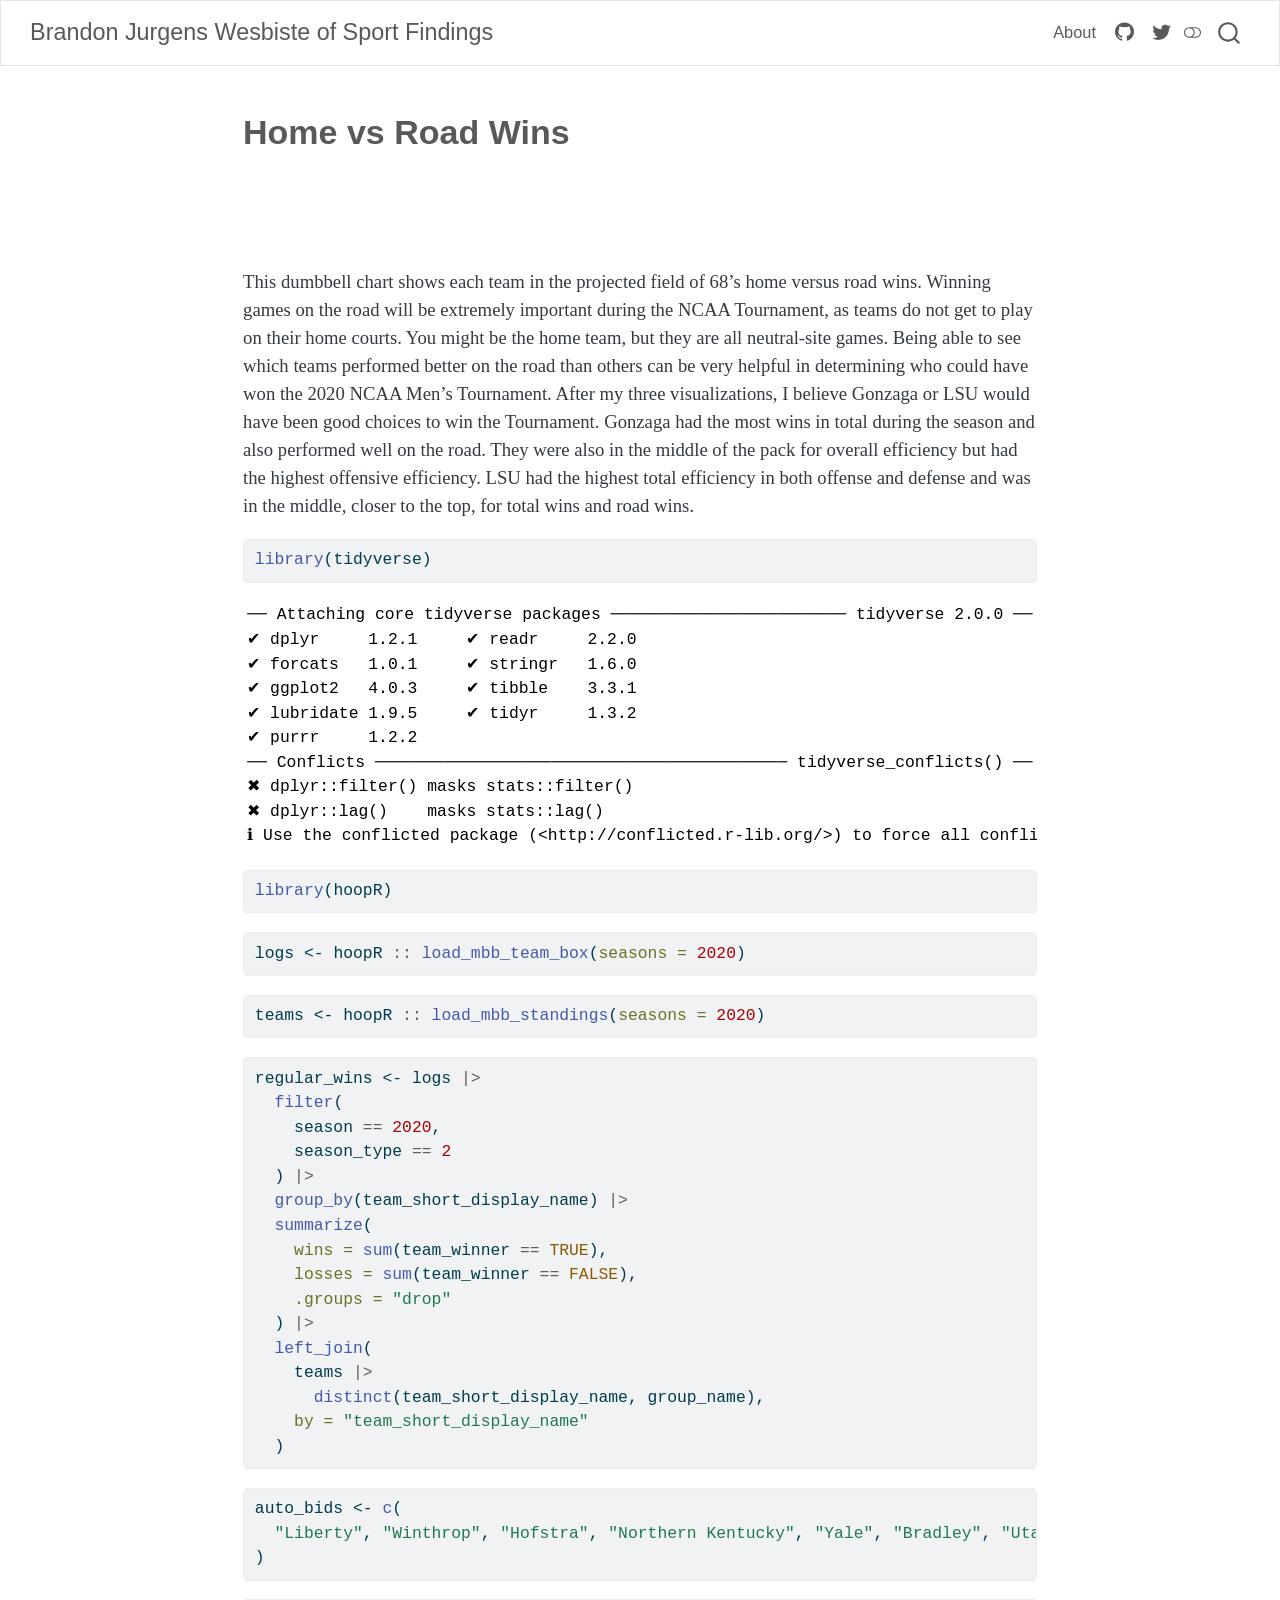
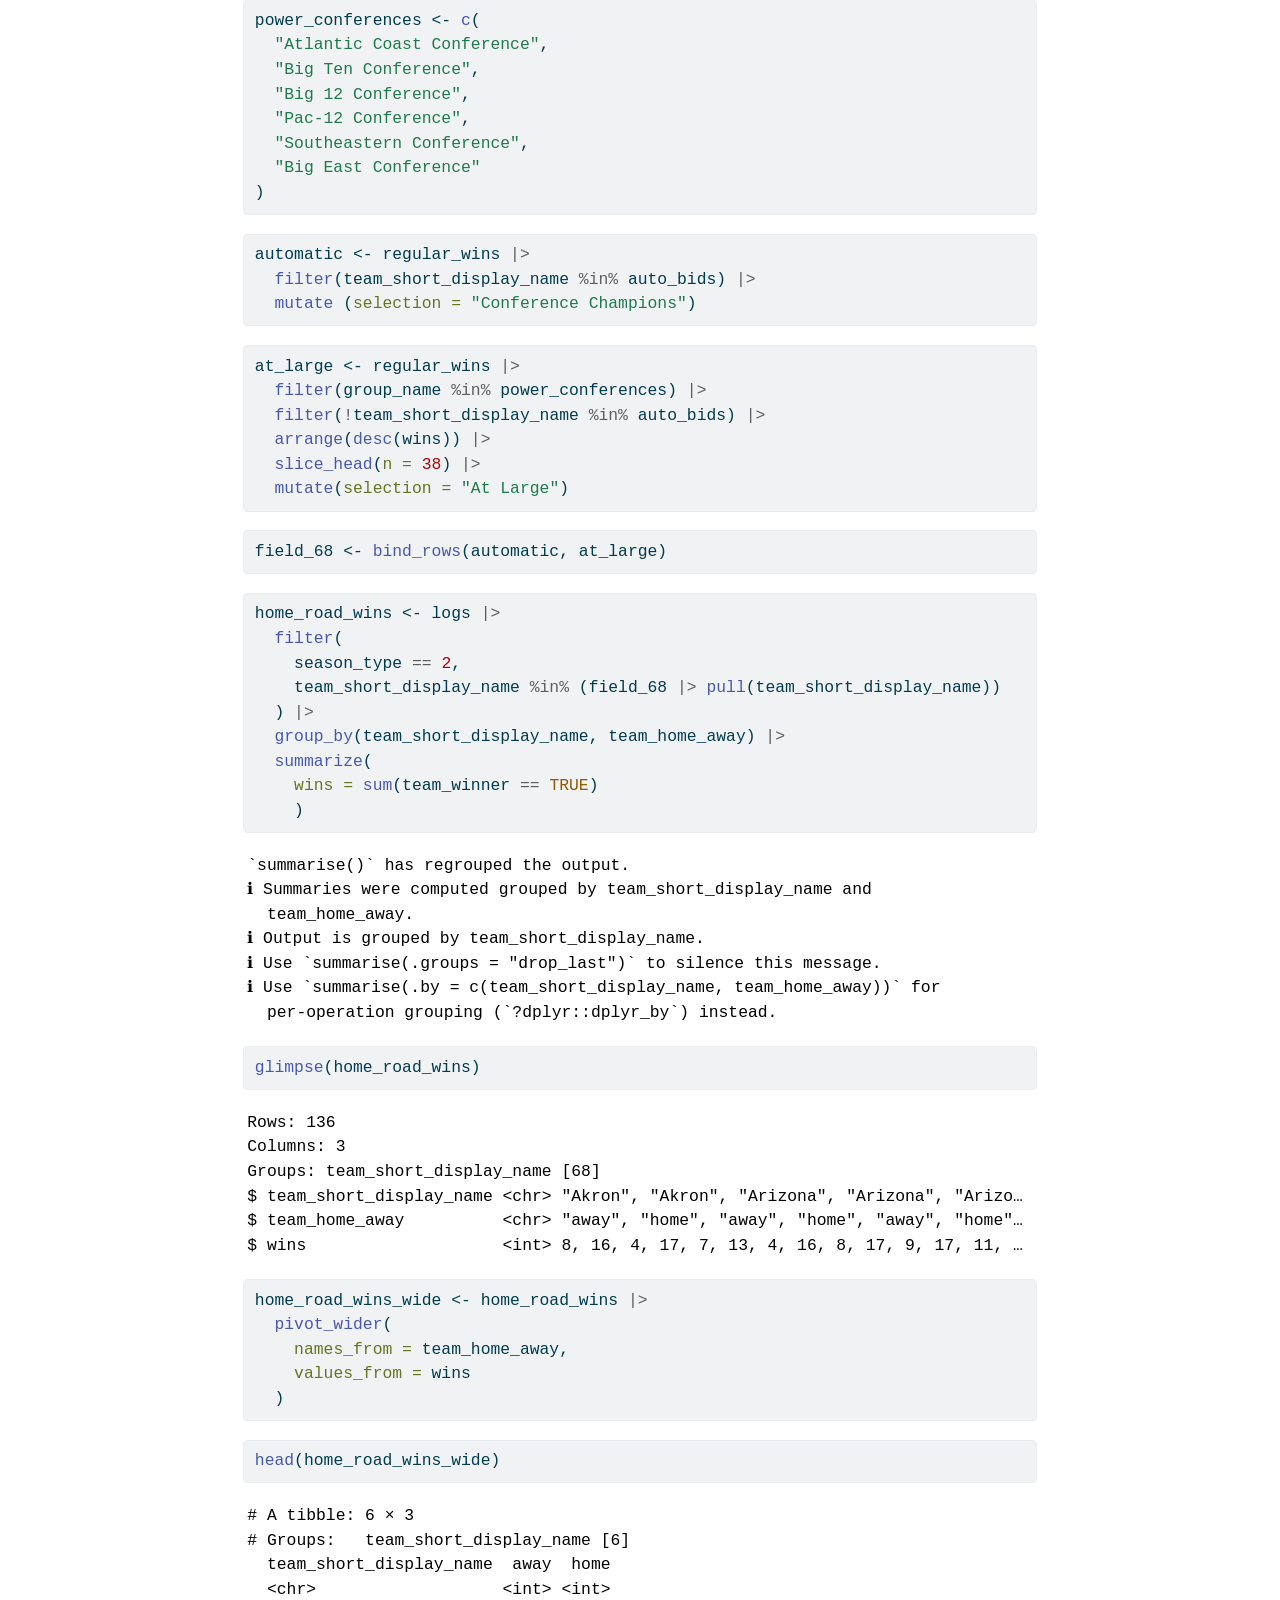
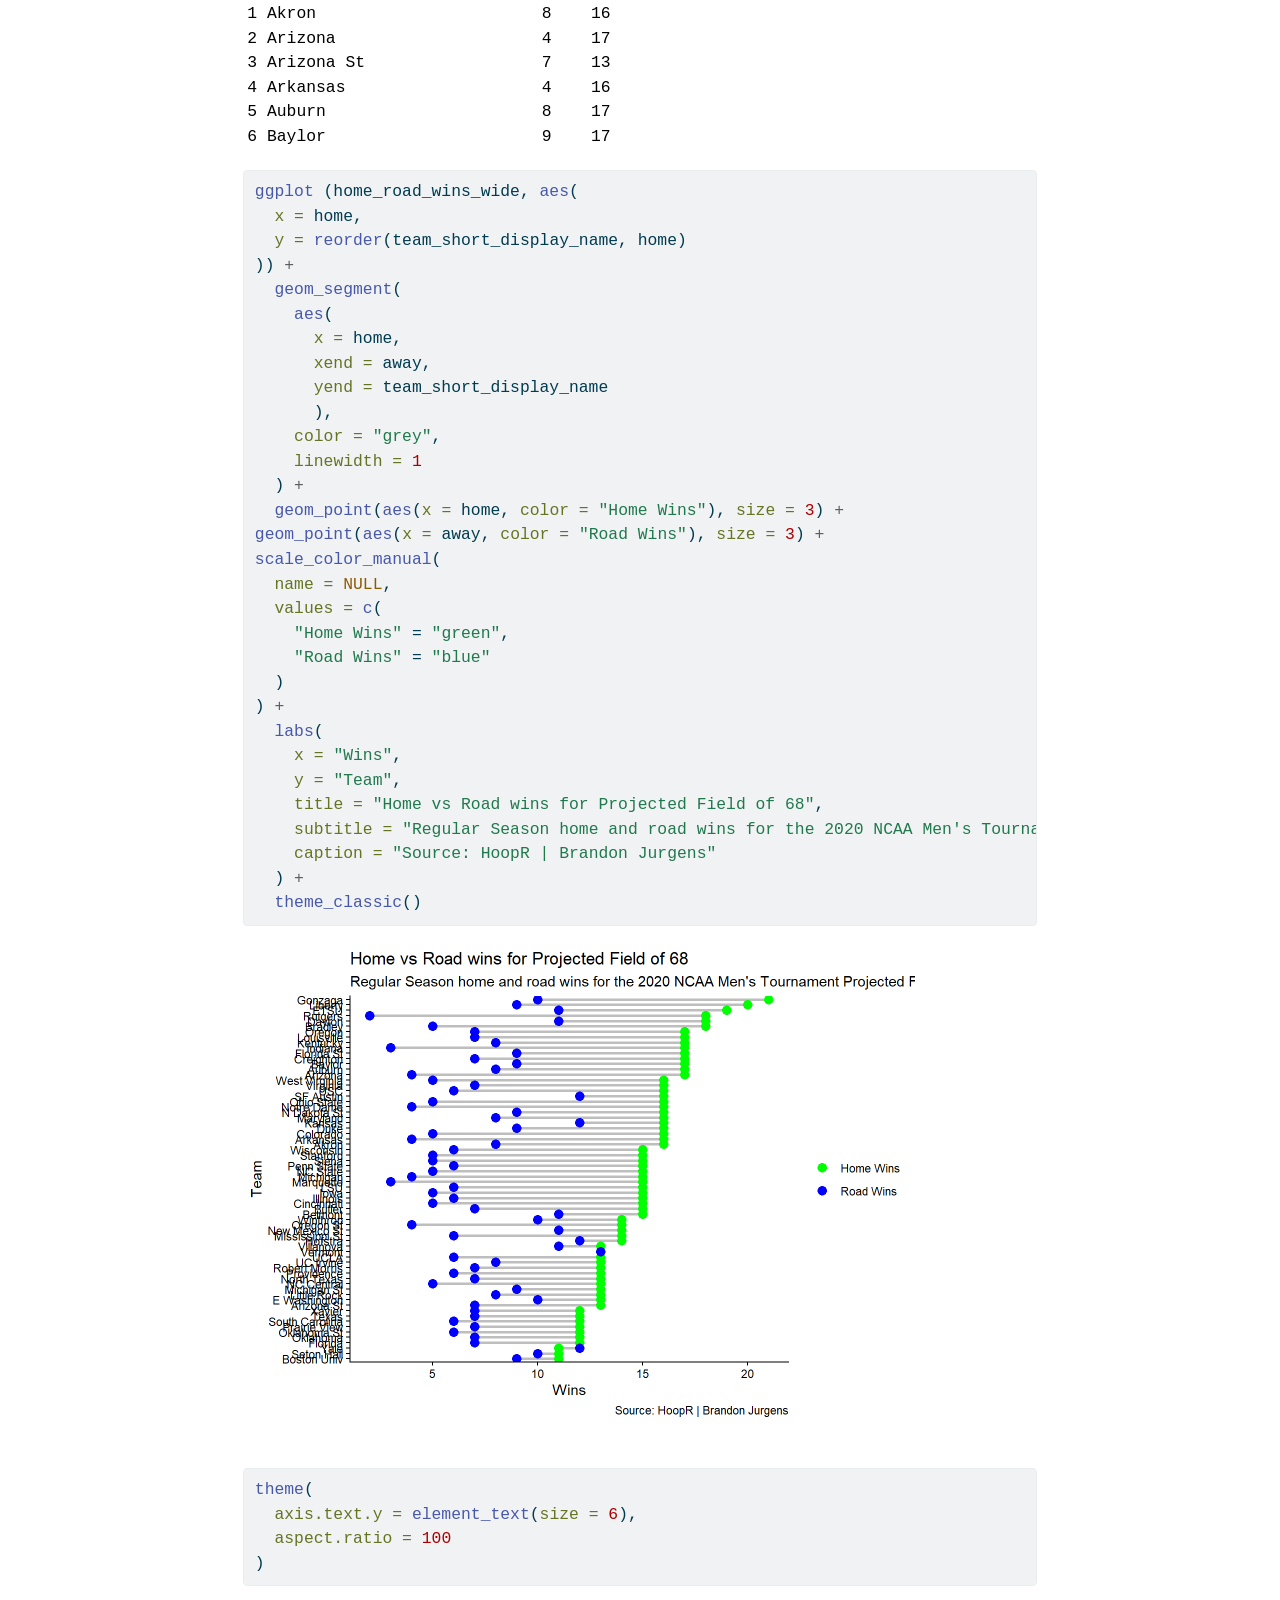
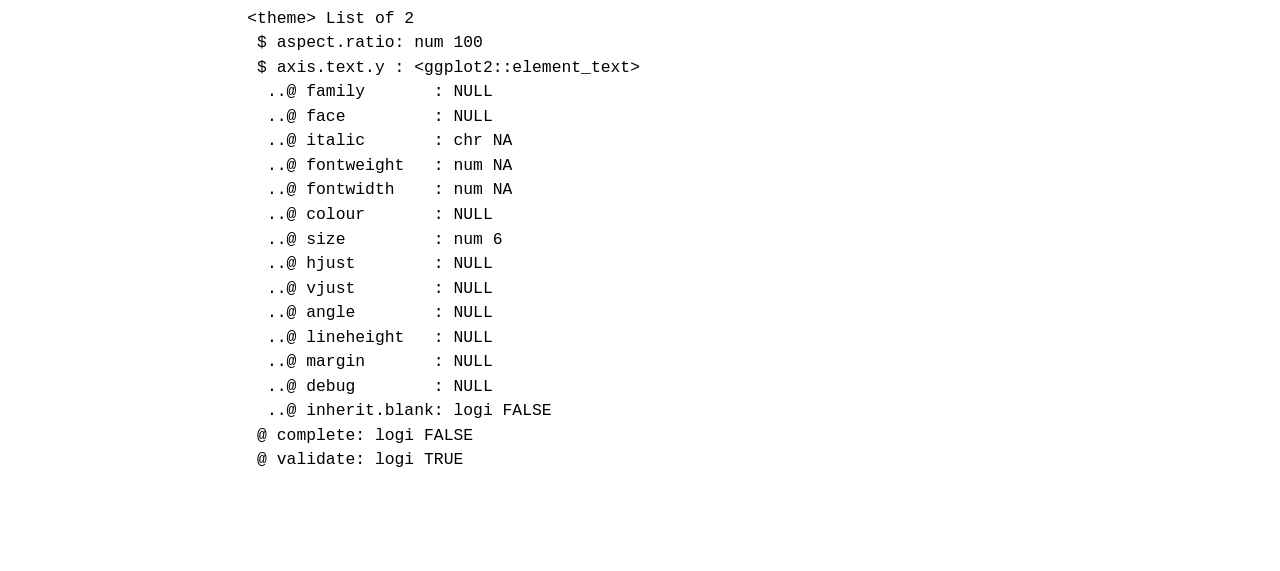
<file: posts/college-mens-basketball-torunament-2020/Dumbbell_Chart.html>
<!DOCTYPE html>
<html xmlns="http://www.w3.org/1999/xhtml" lang="en" xml:lang="en"><head>

<meta charset="utf-8">
<meta name="generator" content="quarto-1.11.9">

<meta name="viewport" content="width=device-width, initial-scale=1.0, user-scalable=yes">


<title>Home vs Road Wins – Brandon Jurgens Wesbiste of Sport Findings</title>
<style>
/* Default styles provided by pandoc.
** See https://pandoc.org/MANUAL.html#variables-for-html for config info.
*/
span.smallcaps{font-variant: small-caps;}
div.columns{display: flex; gap: 1.5em;}
div.column{flex: auto;}
@media screen {
div.columns{gap: min(4vw, 1.5em);}
div.column{overflow-x: auto;}
}
div.hanging-indent{margin-left: 1.5em; text-indent: -1.5em;}
ul.task-list{list-style: none;}
ul.task-list li input[type="checkbox"] {
  width: 0.8em;
  margin: 0 0.8em 0.2em -1em; /* quarto-specific, see https://github.com/quarto-dev/quarto-cli/issues/4556 */ 
  vertical-align: middle;
}
/* CSS for syntax highlighting */
html { -webkit-text-size-adjust: 100%; }
pre > code.sourceCode { white-space: pre; position: relative; }
pre > code.sourceCode > span { display: inline-block; line-height: 1.25; }
pre > code.sourceCode > span:empty { height: 1.2em; }
.sourceCode { overflow: visible; }
code.sourceCode > span { color: inherit; text-decoration: inherit; }
div.sourceCode { margin: 1em 0; }
pre.sourceCode { margin: 0; }
@media screen {
div.sourceCode { overflow: auto; }
}
@media print {
pre > code.sourceCode { white-space: pre-wrap; }
pre > code.sourceCode > span { text-indent: -5em; padding-left: 5em; }
}
pre.numberSource code
  { counter-reset: source-line 0; }
pre.numberSource code > span
  { position: relative; left: -4em; counter-increment: source-line; }
pre.numberSource code > span > a:first-child::before
  { content: counter(source-line);
    position: relative; left: -1em; text-align: right; vertical-align: baseline;
    border: none; display: inline-block;
    -webkit-touch-callout: none; -webkit-user-select: none;
    -khtml-user-select: none; -moz-user-select: none;
    -ms-user-select: none; user-select: none;
    padding: 0 4px; width: 4em;
  }
pre.numberSource { margin-left: 3em;  padding-left: 4px; }
div.sourceCode
  {   }
@media screen {
pre > code.sourceCode > span > a:first-child::before { text-decoration: underline; }
}
</style>


<script src="../../site_libs/quarto-nav/quarto-nav.js"></script>
<script src="../../site_libs/quarto-nav/headroom.min.js"></script>
<script src="../../site_libs/clipboard/clipboard.min.js"></script>
<script src="../../site_libs/quarto-search/autocomplete.umd.js"></script>
<script src="../../site_libs/quarto-search/fuse.min.js"></script>
<script src="../../site_libs/quarto-search/quarto-search.js"></script>
<meta name="quarto:offset" content="../../">
<link href="../../logo.png" rel="icon" type="image/png">
<script src="../../site_libs/quarto-html/quarto.js" type="module"></script>
<script src="../../site_libs/quarto-html/tabsets/tabsets.js" type="module"></script>
<script src="../../site_libs/quarto-html/scrollable-regions/scrollable-regions.js" type="module"></script>
<script src="../../site_libs/quarto-html/popper.min.js"></script>
<script src="../../site_libs/quarto-html/tippy.umd.min.js"></script>
<script src="../../site_libs/quarto-html/anchor.min.js"></script>
<link href="../../site_libs/quarto-html/tippy.css" rel="stylesheet">
<link href="../../site_libs/quarto-html/quarto-syntax-highlighting-63b5708e65d6cd79cd7618c58d0c21e7.css" rel="stylesheet" class="quarto-color-scheme" id="quarto-text-highlighting-styles">
<link href="../../site_libs/quarto-html/quarto-syntax-highlighting-dark-447e42e69aaa9833c0ba1b986f430b20.css" rel="stylesheet" class="quarto-color-scheme quarto-color-alternate" id="quarto-text-highlighting-styles">
<link href="../../site_libs/quarto-html/quarto-syntax-highlighting-63b5708e65d6cd79cd7618c58d0c21e7.css" rel="stylesheet" class="quarto-color-scheme-extra" id="quarto-text-highlighting-styles">
<script src="../../site_libs/bootstrap/bootstrap.min.js"></script>
<link href="../../site_libs/bootstrap/bootstrap-icons.css" rel="stylesheet">
<link href="../../site_libs/bootstrap/bootstrap-6008dc061c56f9484ce125b85ea08c8f.min.css" rel="stylesheet" append-hash="true" class="quarto-color-scheme" id="quarto-bootstrap" data-mode="light">
<link href="../../site_libs/bootstrap/bootstrap-dark-3fa0e2ebc442a115e695cdf9d5f5d71d.min.css" rel="stylesheet" append-hash="true" class="quarto-color-scheme quarto-color-alternate" id="quarto-bootstrap" data-mode="dark">
<link href="../../site_libs/bootstrap/bootstrap-6008dc061c56f9484ce125b85ea08c8f.min.css" rel="stylesheet" append-hash="true" class="quarto-color-scheme-extra" id="quarto-bootstrap" data-mode="light">
<script id="quarto-search-options" type="application/json">{
  "location": "navbar",
  "copy-button": false,
  "collapse-after": 3,
  "panel-placement": "end",
  "type": "overlay",
  "limit": 50,
  "keyboard-shortcut": [
    "f",
    "/",
    "s"
  ],
  "show-item-context": false,
  "language": {
    "search-no-results-text": "No results",
    "search-matching-documents-text": "matching documents",
    "search-copy-link-title": "Copy link to search",
    "search-hide-matches-text": "Hide additional matches",
    "search-more-match-text": "more match in this document",
    "search-more-matches-text": "more matches in this document",
    "search-clear-button-title": "Clear",
    "search-text-placeholder": "",
    "search-detached-cancel-button-title": "Cancel",
    "search-submit-button-title": "Submit",
    "search-label": "Search"
  }
}</script>


<link rel="stylesheet" href="../../styles.css">
</head>

<body class="nav-fixed fullcontent quarto-light"><a id="quarto-skip-link" class="visually-hidden-focusable" href="#quarto-document-content">Skip to main content</a><script id="quarto-html-before-body" type="application/javascript">
    const toggleBodyColorMode = (bsSheetEl) => {
      const mode = bsSheetEl.getAttribute("data-mode");
      const bodyEl = window.document.querySelector("body");
      if (mode === "dark") {
        bodyEl.classList.add("quarto-dark");
        bodyEl.classList.remove("quarto-light");
      } else {
        bodyEl.classList.add("quarto-light");
        bodyEl.classList.remove("quarto-dark");
      }
    }
    const toggleBodyColorPrimary = () => {
      const bsSheetEl = window.document.querySelector("link#quarto-bootstrap:not([rel=disabled-stylesheet])");
      if (bsSheetEl) {
        toggleBodyColorMode(bsSheetEl);
      }
    }
    const setColorSchemeToggle = (alternate) => {
      const toggles = window.document.querySelectorAll('.quarto-color-scheme-toggle');
      for (let i=0; i < toggles.length; i++) {
        const toggle = toggles[i];
        if (toggle) {
          toggle.setAttribute("aria-checked", alternate ? "true" : "false");
          if (alternate) {
            toggle.classList.add("alternate");
          } else {
            toggle.classList.remove("alternate");
          }
        }
      }
    };
    const toggleColorMode = (alternate) => {
      // Switch the stylesheets
      const primaryStylesheets = window.document.querySelectorAll('link.quarto-color-scheme:not(.quarto-color-alternate)');
      const alternateStylesheets = window.document.querySelectorAll('link.quarto-color-scheme.quarto-color-alternate');
      manageTransitions('#quarto-margin-sidebar .nav-link', false);
      if (alternate) {
        // note: dark is layered on light, we don't disable primary!
        enableStylesheet(alternateStylesheets);
        for (const sheetNode of alternateStylesheets) {
          if (sheetNode.id === "quarto-bootstrap") {
            toggleBodyColorMode(sheetNode);
          }
        }
      } else {
        disableStylesheet(alternateStylesheets);
        enableStylesheet(primaryStylesheets)
        toggleBodyColorPrimary();
      }
      manageTransitions('#quarto-margin-sidebar .nav-link', true);
      // Switch the toggles
      setColorSchemeToggle(alternate)
    }
    // Hack to workaround the fact that safari doesn't
    // properly recolor the scrollbar when toggling (#1455).
    // Not run on load: stylesheets are set before first paint there, and
    // scrolling would undo the scroll to a URL fragment (#14973).
    // The one pixel nudge keeps the reader where they were.
    const refreshSafariScrollbar = () => {
      if (navigator.userAgent.indexOf('Safari') > 0 && navigator.userAgent.indexOf('Chrome') == -1) {
        manageTransitions("body", false);
        const scrollY = window.scrollY;
        window.scrollTo(0, scrollY > 0 ? scrollY - 1 : 1);
        setTimeout(() => {
          window.scrollTo(0, scrollY);
          manageTransitions("body", true);
        }, 40);
      }
    }
    const disableStylesheet = (stylesheets) => {
      for (let i=0; i < stylesheets.length; i++) {
        const stylesheet = stylesheets[i];
        stylesheet.rel = 'disabled-stylesheet';
      }
    }
    const enableStylesheet = (stylesheets) => {
      for (let i=0; i < stylesheets.length; i++) {
        const stylesheet = stylesheets[i];
        if(stylesheet.rel !== 'stylesheet') { // for Chrome, which will still FOUC without this check
          stylesheet.rel = 'stylesheet';
        }
      }
    }
    const manageTransitions = (selector, allowTransitions) => {
      const els = window.document.querySelectorAll(selector);
      for (let i=0; i < els.length; i++) {
        const el = els[i];
        if (allowTransitions) {
          el.classList.remove('notransition');
        } else {
          el.classList.add('notransition');
        }
      }
    }
    const isFileUrl = () => {
      return window.location.protocol === 'file:';
    }
    const hasAlternateSentinel = () => {
      let styleSentinel = getColorSchemeSentinel();
      if (styleSentinel !== null) {
        return styleSentinel === "alternate";
      } else {
        return false;
      }
    }
    const setStyleSentinel = (alternate) => {
      const value = alternate ? "alternate" : "default";
      if (!isFileUrl()) {
        window.localStorage.setItem("quarto-color-scheme", value);
      } else {
        localAlternateSentinel = value;
      }
    }
    const getColorSchemeSentinel = () => {
      if (!isFileUrl()) {
        const storageValue = window.localStorage.getItem("quarto-color-scheme");
        return storageValue != null ? storageValue : localAlternateSentinel;
      } else {
        return localAlternateSentinel;
      }
    }
    const toggleGiscusIfUsed = (isAlternate, darkModeDefault) => {
      const baseTheme = document.querySelector('#giscus-base-theme')?.value ?? 'light';
      const alternateTheme = document.querySelector('#giscus-alt-theme')?.value ?? 'dark';
      let newTheme = '';
      if(authorPrefersDark) {
        newTheme = isAlternate ? baseTheme : alternateTheme;
      } else {
        newTheme = isAlternate ? alternateTheme : baseTheme;
      }
      const changeGiscusTheme = () => {
        // From: https://github.com/giscus/giscus/issues/336
        const sendMessage = (message) => {
          const iframe = document.querySelector('iframe.giscus-frame');
          if (!iframe) return;
          iframe.contentWindow.postMessage({ giscus: message }, 'https://giscus.app');
        }
        sendMessage({
          setConfig: {
            theme: newTheme
          }
        });
      }
      const isGiscussLoaded = window.document.querySelector('iframe.giscus-frame') !== null;
      if (isGiscussLoaded) {
        changeGiscusTheme();
      }
    };
    const authorPrefersDark = false;
    const darkModeDefault = authorPrefersDark;
      document.querySelector('link#quarto-text-highlighting-styles.quarto-color-scheme-extra').rel = 'disabled-stylesheet';
      document.querySelector('link#quarto-bootstrap.quarto-color-scheme-extra').rel = 'disabled-stylesheet';
    let localAlternateSentinel = darkModeDefault ? 'alternate' : 'default';
    // Dark / light mode switch
    window.quartoToggleColorScheme = () => {
      // Read the current dark / light value
      let toAlternate = !hasAlternateSentinel();
      toggleColorMode(toAlternate);
      refreshSafariScrollbar();
      setStyleSentinel(toAlternate);
      toggleGiscusIfUsed(toAlternate, darkModeDefault);
      window.dispatchEvent(new Event('resize'));
    };
    // Switch to dark mode if need be
    if (hasAlternateSentinel()) {
      toggleColorMode(true);
    } else {
      toggleColorMode(false);
    }
  </script>

<div id="quarto-search-results"></div>
  <header id="quarto-header" class="headroom fixed-top quarto-banner">
    <nav class="navbar navbar-expand-lg " data-bs-theme="dark" aria-label="Site">
      <div class="navbar-container container-fluid">
      <div class="navbar-brand-container mx-auto">
    <a class="navbar-brand" href="../../index.html">
    <span class="navbar-title">Brandon Jurgens Wesbiste of Sport Findings</span>
    </a>
  </div>
          <button class="navbar-toggler" type="button" data-bs-toggle="collapse" data-bs-target="#navbarCollapse" aria-controls="navbarCollapse" aria-expanded="false" aria-label="Toggle navigation" onclick="if (window.quartoToggleHeadroom) { window.quartoToggleHeadroom(); }">
  <span class="navbar-toggler-icon"></span>
</button>
          <div class="collapse navbar-collapse" id="navbarCollapse">
            <ul class="navbar-nav navbar-nav-scroll ms-auto">
  <li class="nav-item">
    <a class="nav-link" href="../../about.html"> 
<span class="menu-text">About</span></a>
  </li>  
  <li class="nav-item compact">
    <a class="nav-link" href="https://github.com/mattwaite"> <i class="bi bi-github" role="img">
</i> 
<span class="menu-text"></span></a>
  </li>  
  <li class="nav-item compact">
    <a class="nav-link" href="https://twitter.com/mattwaite"> <i class="bi bi-twitter" role="img">
</i> 
<span class="menu-text"></span></a>
  </li>  
</ul>
          </div> <!-- /navcollapse -->
            <div class="quarto-navbar-tools">
  <button type="button" role="switch" aria-checked="false" class="quarto-color-scheme-toggle quarto-navigation-tool  px-1" onclick="window.quartoToggleColorScheme(); return false;" title="Toggle dark mode" aria-label="Toggle dark mode"><i class="bi"></i></button>
</div>
            <div id="quarto-search" class="" title="Search"></div>
      </div> <!-- /container-fluid -->
    </nav>
</header>
<!-- content -->
<header id="title-block-header" class="quarto-title-block default page-columns page-full">
  <div class="quarto-title-banner page-columns page-full">
    <div class="quarto-title column-body">
      <h1 class="title">Home vs Road Wins</h1>
                      </div>
  </div>
    
  
  <div class="quarto-title-meta">

      
    
      
    </div>
    
  
  </header><div id="quarto-content" class="quarto-container page-columns page-rows-contents page-layout-article page-navbar">
<!-- sidebar -->
<!-- margin-sidebar -->
    
<!-- main -->
<main class="content quarto-banner-title-block" id="quarto-document-content" tabindex="-1">






<p>This dumbbell chart shows each team in the projected field of 68’s home versus road wins. Winning games on the road will be extremely important during the NCAA Tournament, as teams do not get to play on their home courts. You might be the home team, but they are all neutral-site games. Being able to see which teams performed better on the road than others can be very helpful in determining who could have won the 2020 NCAA Men’s Tournament. After my three visualizations, I believe Gonzaga or LSU would have been good choices to win the Tournament. Gonzaga had the most wins in total during the season and also performed well on the road. They were also in the middle of the pack for overall efficiency but had the highest offensive efficiency. LSU had the highest total efficiency in both offense and defense and was in the middle, closer to the top, for total wins and road wins.</p>
<div class="cell">
<div class="code-copy-outer-scaffold"><div class="sourceCode cell-code" id="cb1"><pre class="sourceCode r code-with-copy"><code class="sourceCode r"><span id="cb1-1"><a href="#cb1-1" aria-hidden="true" tabindex="-1"></a><span class="fu">library</span>(tidyverse)</span></code></pre></div><button title="Copy to Clipboard" class="code-copy-button"><i class="bi"></i></button></div>
<div class="cell-output cell-output-stderr">
<pre><code>── Attaching core tidyverse packages ──────────────────────── tidyverse 2.0.0 ──
✔ dplyr     1.2.1     ✔ readr     2.2.0
✔ forcats   1.0.1     ✔ stringr   1.6.0
✔ ggplot2   4.0.3     ✔ tibble    3.3.1
✔ lubridate 1.9.5     ✔ tidyr     1.3.2
✔ purrr     1.2.2     
── Conflicts ────────────────────────────────────────── tidyverse_conflicts() ──
✖ dplyr::filter() masks stats::filter()
✖ dplyr::lag()    masks stats::lag()
ℹ Use the conflicted package (&lt;http://conflicted.r-lib.org/&gt;) to force all conflicts to become errors</code></pre>
</div>
<div class="code-copy-outer-scaffold"><div class="sourceCode cell-code" id="cb3"><pre class="sourceCode r code-with-copy"><code class="sourceCode r"><span id="cb3-1"><a href="#cb3-1" aria-hidden="true" tabindex="-1"></a><span class="fu">library</span>(hoopR)</span></code></pre></div><button title="Copy to Clipboard" class="code-copy-button"><i class="bi"></i></button></div>
</div>
<div class="cell">
<div class="code-copy-outer-scaffold"><div class="sourceCode cell-code" id="cb4"><pre class="sourceCode r code-with-copy"><code class="sourceCode r"><span id="cb4-1"><a href="#cb4-1" aria-hidden="true" tabindex="-1"></a>logs <span class="ot">&lt;-</span> hoopR <span class="sc">::</span> <span class="fu">load_mbb_team_box</span>(<span class="at">seasons =</span> <span class="dv">2020</span>)</span></code></pre></div><button title="Copy to Clipboard" class="code-copy-button"><i class="bi"></i></button></div>
</div>
<div class="cell">
<div class="code-copy-outer-scaffold"><div class="sourceCode cell-code" id="cb5"><pre class="sourceCode r code-with-copy"><code class="sourceCode r"><span id="cb5-1"><a href="#cb5-1" aria-hidden="true" tabindex="-1"></a>teams <span class="ot">&lt;-</span> hoopR <span class="sc">::</span> <span class="fu">load_mbb_standings</span>(<span class="at">seasons =</span> <span class="dv">2020</span>)</span></code></pre></div><button title="Copy to Clipboard" class="code-copy-button"><i class="bi"></i></button></div>
</div>
<div class="cell">
<div class="code-copy-outer-scaffold"><div class="sourceCode cell-code" id="cb6"><pre class="sourceCode r code-with-copy"><code class="sourceCode r"><span id="cb6-1"><a href="#cb6-1" aria-hidden="true" tabindex="-1"></a>regular_wins <span class="ot">&lt;-</span> logs <span class="sc">|&gt;</span></span>
<span id="cb6-2"><a href="#cb6-2" aria-hidden="true" tabindex="-1"></a>  <span class="fu">filter</span>(</span>
<span id="cb6-3"><a href="#cb6-3" aria-hidden="true" tabindex="-1"></a>    season <span class="sc">==</span> <span class="dv">2020</span>,</span>
<span id="cb6-4"><a href="#cb6-4" aria-hidden="true" tabindex="-1"></a>    season_type <span class="sc">==</span> <span class="dv">2</span></span>
<span id="cb6-5"><a href="#cb6-5" aria-hidden="true" tabindex="-1"></a>  ) <span class="sc">|&gt;</span></span>
<span id="cb6-6"><a href="#cb6-6" aria-hidden="true" tabindex="-1"></a>  <span class="fu">group_by</span>(team_short_display_name) <span class="sc">|&gt;</span></span>
<span id="cb6-7"><a href="#cb6-7" aria-hidden="true" tabindex="-1"></a>  <span class="fu">summarize</span>(</span>
<span id="cb6-8"><a href="#cb6-8" aria-hidden="true" tabindex="-1"></a>    <span class="at">wins =</span> <span class="fu">sum</span>(team_winner <span class="sc">==</span> <span class="cn">TRUE</span>),</span>
<span id="cb6-9"><a href="#cb6-9" aria-hidden="true" tabindex="-1"></a>    <span class="at">losses =</span> <span class="fu">sum</span>(team_winner <span class="sc">==</span> <span class="cn">FALSE</span>),</span>
<span id="cb6-10"><a href="#cb6-10" aria-hidden="true" tabindex="-1"></a>    <span class="at">.groups =</span> <span class="st">"drop"</span></span>
<span id="cb6-11"><a href="#cb6-11" aria-hidden="true" tabindex="-1"></a>  ) <span class="sc">|&gt;</span></span>
<span id="cb6-12"><a href="#cb6-12" aria-hidden="true" tabindex="-1"></a>  <span class="fu">left_join</span>(</span>
<span id="cb6-13"><a href="#cb6-13" aria-hidden="true" tabindex="-1"></a>    teams <span class="sc">|&gt;</span></span>
<span id="cb6-14"><a href="#cb6-14" aria-hidden="true" tabindex="-1"></a>      <span class="fu">distinct</span>(team_short_display_name, group_name),</span>
<span id="cb6-15"><a href="#cb6-15" aria-hidden="true" tabindex="-1"></a>    <span class="at">by =</span> <span class="st">"team_short_display_name"</span></span>
<span id="cb6-16"><a href="#cb6-16" aria-hidden="true" tabindex="-1"></a>  )</span></code></pre></div><button title="Copy to Clipboard" class="code-copy-button"><i class="bi"></i></button></div>
</div>
<div class="cell">
<div class="code-copy-outer-scaffold"><div class="sourceCode cell-code" id="cb7"><pre class="sourceCode r code-with-copy"><code class="sourceCode r"><span id="cb7-1"><a href="#cb7-1" aria-hidden="true" tabindex="-1"></a>auto_bids <span class="ot">&lt;-</span> <span class="fu">c</span>(</span>
<span id="cb7-2"><a href="#cb7-2" aria-hidden="true" tabindex="-1"></a>  <span class="st">"Liberty"</span>, <span class="st">"Winthrop"</span>, <span class="st">"Hofstra"</span>, <span class="st">"Northern Kentucky"</span>, <span class="st">"Yale"</span>, <span class="st">"Bradley"</span>, <span class="st">"Utah St"</span>, <span class="st">"Robert Morris"</span>, <span class="st">"Belmont"</span>, <span class="st">"Boston Univ"</span>, <span class="st">"ETSU"</span>, <span class="st">"N Dakota St"</span>, <span class="st">"Gonzaga"</span>, <span class="st">"Florida St"</span>, <span class="st">"Vermont"</span>, <span class="st">"Cincinnati"</span>, <span class="st">"Dayton"</span>, <span class="st">"Kansas"</span>, <span class="st">"Creighton"</span>, <span class="st">"E Washington"</span>, <span class="st">"Wisconsin"</span>, <span class="st">"UC Irvine"</span>, <span class="st">"North Texas"</span>, <span class="st">"Siena"</span>, <span class="st">"Akron"</span>, <span class="st">"NC Central"</span>, <span class="st">"Oregon"</span>, <span class="st">"Kentucky"</span>, <span class="st">"SF Austin"</span>, <span class="st">"Prairie View"</span>, <span class="st">"Little Rock"</span>, <span class="st">"New Mexico St"</span></span>
<span id="cb7-3"><a href="#cb7-3" aria-hidden="true" tabindex="-1"></a>)</span></code></pre></div><button title="Copy to Clipboard" class="code-copy-button"><i class="bi"></i></button></div>
</div>
<div class="cell">
<div class="code-copy-outer-scaffold"><div class="sourceCode cell-code" id="cb8"><pre class="sourceCode r code-with-copy"><code class="sourceCode r"><span id="cb8-1"><a href="#cb8-1" aria-hidden="true" tabindex="-1"></a>power_conferences <span class="ot">&lt;-</span> <span class="fu">c</span>(</span>
<span id="cb8-2"><a href="#cb8-2" aria-hidden="true" tabindex="-1"></a>  <span class="st">"Atlantic Coast Conference"</span>,</span>
<span id="cb8-3"><a href="#cb8-3" aria-hidden="true" tabindex="-1"></a>  <span class="st">"Big Ten Conference"</span>,</span>
<span id="cb8-4"><a href="#cb8-4" aria-hidden="true" tabindex="-1"></a>  <span class="st">"Big 12 Conference"</span>,</span>
<span id="cb8-5"><a href="#cb8-5" aria-hidden="true" tabindex="-1"></a>  <span class="st">"Pac-12 Conference"</span>,</span>
<span id="cb8-6"><a href="#cb8-6" aria-hidden="true" tabindex="-1"></a>  <span class="st">"Southeastern Conference"</span>,</span>
<span id="cb8-7"><a href="#cb8-7" aria-hidden="true" tabindex="-1"></a>  <span class="st">"Big East Conference"</span></span>
<span id="cb8-8"><a href="#cb8-8" aria-hidden="true" tabindex="-1"></a>)</span></code></pre></div><button title="Copy to Clipboard" class="code-copy-button"><i class="bi"></i></button></div>
</div>
<div class="cell">
<div class="code-copy-outer-scaffold"><div class="sourceCode cell-code" id="cb9"><pre class="sourceCode r code-with-copy"><code class="sourceCode r"><span id="cb9-1"><a href="#cb9-1" aria-hidden="true" tabindex="-1"></a>automatic <span class="ot">&lt;-</span> regular_wins <span class="sc">|&gt;</span></span>
<span id="cb9-2"><a href="#cb9-2" aria-hidden="true" tabindex="-1"></a>  <span class="fu">filter</span>(team_short_display_name <span class="sc">%in%</span> auto_bids) <span class="sc">|&gt;</span></span>
<span id="cb9-3"><a href="#cb9-3" aria-hidden="true" tabindex="-1"></a>  <span class="fu">mutate</span> (<span class="at">selection =</span> <span class="st">"Conference Champions"</span>)</span></code></pre></div><button title="Copy to Clipboard" class="code-copy-button"><i class="bi"></i></button></div>
</div>
<div class="cell">
<div class="code-copy-outer-scaffold"><div class="sourceCode cell-code" id="cb10"><pre class="sourceCode r code-with-copy"><code class="sourceCode r"><span id="cb10-1"><a href="#cb10-1" aria-hidden="true" tabindex="-1"></a>at_large <span class="ot">&lt;-</span> regular_wins <span class="sc">|&gt;</span></span>
<span id="cb10-2"><a href="#cb10-2" aria-hidden="true" tabindex="-1"></a>  <span class="fu">filter</span>(group_name <span class="sc">%in%</span> power_conferences) <span class="sc">|&gt;</span></span>
<span id="cb10-3"><a href="#cb10-3" aria-hidden="true" tabindex="-1"></a>  <span class="fu">filter</span>(<span class="sc">!</span>team_short_display_name <span class="sc">%in%</span> auto_bids) <span class="sc">|&gt;</span></span>
<span id="cb10-4"><a href="#cb10-4" aria-hidden="true" tabindex="-1"></a>  <span class="fu">arrange</span>(<span class="fu">desc</span>(wins)) <span class="sc">|&gt;</span></span>
<span id="cb10-5"><a href="#cb10-5" aria-hidden="true" tabindex="-1"></a>  <span class="fu">slice_head</span>(<span class="at">n =</span> <span class="dv">38</span>) <span class="sc">|&gt;</span></span>
<span id="cb10-6"><a href="#cb10-6" aria-hidden="true" tabindex="-1"></a>  <span class="fu">mutate</span>(<span class="at">selection =</span> <span class="st">"At Large"</span>)</span></code></pre></div><button title="Copy to Clipboard" class="code-copy-button"><i class="bi"></i></button></div>
</div>
<div class="cell">
<div class="code-copy-outer-scaffold"><div class="sourceCode cell-code" id="cb11"><pre class="sourceCode r code-with-copy"><code class="sourceCode r"><span id="cb11-1"><a href="#cb11-1" aria-hidden="true" tabindex="-1"></a>field_68 <span class="ot">&lt;-</span> <span class="fu">bind_rows</span>(automatic, at_large)</span></code></pre></div><button title="Copy to Clipboard" class="code-copy-button"><i class="bi"></i></button></div>
</div>
<div class="cell">
<div class="code-copy-outer-scaffold"><div class="sourceCode cell-code" id="cb12"><pre class="sourceCode r code-with-copy"><code class="sourceCode r"><span id="cb12-1"><a href="#cb12-1" aria-hidden="true" tabindex="-1"></a>home_road_wins <span class="ot">&lt;-</span> logs <span class="sc">|&gt;</span></span>
<span id="cb12-2"><a href="#cb12-2" aria-hidden="true" tabindex="-1"></a>  <span class="fu">filter</span>(</span>
<span id="cb12-3"><a href="#cb12-3" aria-hidden="true" tabindex="-1"></a>    season_type <span class="sc">==</span> <span class="dv">2</span>,</span>
<span id="cb12-4"><a href="#cb12-4" aria-hidden="true" tabindex="-1"></a>    team_short_display_name <span class="sc">%in%</span> (field_68 <span class="sc">|&gt;</span> <span class="fu">pull</span>(team_short_display_name))</span>
<span id="cb12-5"><a href="#cb12-5" aria-hidden="true" tabindex="-1"></a>  ) <span class="sc">|&gt;</span></span>
<span id="cb12-6"><a href="#cb12-6" aria-hidden="true" tabindex="-1"></a>  <span class="fu">group_by</span>(team_short_display_name, team_home_away) <span class="sc">|&gt;</span></span>
<span id="cb12-7"><a href="#cb12-7" aria-hidden="true" tabindex="-1"></a>  <span class="fu">summarize</span>( </span>
<span id="cb12-8"><a href="#cb12-8" aria-hidden="true" tabindex="-1"></a>    <span class="at">wins =</span> <span class="fu">sum</span>(team_winner <span class="sc">==</span> <span class="cn">TRUE</span>)</span>
<span id="cb12-9"><a href="#cb12-9" aria-hidden="true" tabindex="-1"></a>    )</span></code></pre></div><button title="Copy to Clipboard" class="code-copy-button"><i class="bi"></i></button></div>
<div class="cell-output cell-output-stderr">
<pre><code>`summarise()` has regrouped the output.
ℹ Summaries were computed grouped by team_short_display_name and
  team_home_away.
ℹ Output is grouped by team_short_display_name.
ℹ Use `summarise(.groups = "drop_last")` to silence this message.
ℹ Use `summarise(.by = c(team_short_display_name, team_home_away))` for
  per-operation grouping (`?dplyr::dplyr_by`) instead.</code></pre>
</div>
</div>
<div class="cell">
<div class="code-copy-outer-scaffold"><div class="sourceCode cell-code" id="cb14"><pre class="sourceCode r code-with-copy"><code class="sourceCode r"><span id="cb14-1"><a href="#cb14-1" aria-hidden="true" tabindex="-1"></a><span class="fu">glimpse</span>(home_road_wins)</span></code></pre></div><button title="Copy to Clipboard" class="code-copy-button"><i class="bi"></i></button></div>
<div class="cell-output cell-output-stdout">
<pre><code>Rows: 136
Columns: 3
Groups: team_short_display_name [68]
$ team_short_display_name &lt;chr&gt; "Akron", "Akron", "Arizona", "Arizona", "Arizo…
$ team_home_away          &lt;chr&gt; "away", "home", "away", "home", "away", "home"…
$ wins                    &lt;int&gt; 8, 16, 4, 17, 7, 13, 4, 16, 8, 17, 9, 17, 11, …</code></pre>
</div>
</div>
<div class="cell">
<div class="code-copy-outer-scaffold"><div class="sourceCode cell-code" id="cb16"><pre class="sourceCode r code-with-copy"><code class="sourceCode r"><span id="cb16-1"><a href="#cb16-1" aria-hidden="true" tabindex="-1"></a>home_road_wins_wide <span class="ot">&lt;-</span> home_road_wins <span class="sc">|&gt;</span></span>
<span id="cb16-2"><a href="#cb16-2" aria-hidden="true" tabindex="-1"></a>  <span class="fu">pivot_wider</span>(</span>
<span id="cb16-3"><a href="#cb16-3" aria-hidden="true" tabindex="-1"></a>    <span class="at">names_from =</span> team_home_away, </span>
<span id="cb16-4"><a href="#cb16-4" aria-hidden="true" tabindex="-1"></a>    <span class="at">values_from =</span> wins</span>
<span id="cb16-5"><a href="#cb16-5" aria-hidden="true" tabindex="-1"></a>  )</span></code></pre></div><button title="Copy to Clipboard" class="code-copy-button"><i class="bi"></i></button></div>
</div>
<div class="cell">
<div class="code-copy-outer-scaffold"><div class="sourceCode cell-code" id="cb17"><pre class="sourceCode r code-with-copy"><code class="sourceCode r"><span id="cb17-1"><a href="#cb17-1" aria-hidden="true" tabindex="-1"></a><span class="fu">head</span>(home_road_wins_wide)</span></code></pre></div><button title="Copy to Clipboard" class="code-copy-button"><i class="bi"></i></button></div>
<div class="cell-output cell-output-stdout">
<pre><code># A tibble: 6 × 3
# Groups:   team_short_display_name [6]
  team_short_display_name  away  home
  &lt;chr&gt;                   &lt;int&gt; &lt;int&gt;
1 Akron                       8    16
2 Arizona                     4    17
3 Arizona St                  7    13
4 Arkansas                    4    16
5 Auburn                      8    17
6 Baylor                      9    17</code></pre>
</div>
</div>
<div class="cell">
<div class="code-copy-outer-scaffold"><div class="sourceCode cell-code" id="cb19"><pre class="sourceCode r code-with-copy"><code class="sourceCode r"><span id="cb19-1"><a href="#cb19-1" aria-hidden="true" tabindex="-1"></a><span class="fu">ggplot</span> (home_road_wins_wide, <span class="fu">aes</span>(</span>
<span id="cb19-2"><a href="#cb19-2" aria-hidden="true" tabindex="-1"></a>  <span class="at">x =</span> home, </span>
<span id="cb19-3"><a href="#cb19-3" aria-hidden="true" tabindex="-1"></a>  <span class="at">y =</span> <span class="fu">reorder</span>(team_short_display_name, home)</span>
<span id="cb19-4"><a href="#cb19-4" aria-hidden="true" tabindex="-1"></a>)) <span class="sc">+</span></span>
<span id="cb19-5"><a href="#cb19-5" aria-hidden="true" tabindex="-1"></a>  <span class="fu">geom_segment</span>(</span>
<span id="cb19-6"><a href="#cb19-6" aria-hidden="true" tabindex="-1"></a>    <span class="fu">aes</span>( </span>
<span id="cb19-7"><a href="#cb19-7" aria-hidden="true" tabindex="-1"></a>      <span class="at">x =</span> home, </span>
<span id="cb19-8"><a href="#cb19-8" aria-hidden="true" tabindex="-1"></a>      <span class="at">xend =</span> away, </span>
<span id="cb19-9"><a href="#cb19-9" aria-hidden="true" tabindex="-1"></a>      <span class="at">yend =</span> team_short_display_name</span>
<span id="cb19-10"><a href="#cb19-10" aria-hidden="true" tabindex="-1"></a>      ),</span>
<span id="cb19-11"><a href="#cb19-11" aria-hidden="true" tabindex="-1"></a>    <span class="at">color =</span> <span class="st">"grey"</span>, </span>
<span id="cb19-12"><a href="#cb19-12" aria-hidden="true" tabindex="-1"></a>    <span class="at">linewidth =</span> <span class="dv">1</span></span>
<span id="cb19-13"><a href="#cb19-13" aria-hidden="true" tabindex="-1"></a>  ) <span class="sc">+</span></span>
<span id="cb19-14"><a href="#cb19-14" aria-hidden="true" tabindex="-1"></a>  <span class="fu">geom_point</span>(<span class="fu">aes</span>(<span class="at">x =</span> home, <span class="at">color =</span> <span class="st">"Home Wins"</span>), <span class="at">size =</span> <span class="dv">3</span>) <span class="sc">+</span></span>
<span id="cb19-15"><a href="#cb19-15" aria-hidden="true" tabindex="-1"></a><span class="fu">geom_point</span>(<span class="fu">aes</span>(<span class="at">x =</span> away, <span class="at">color =</span> <span class="st">"Road Wins"</span>), <span class="at">size =</span> <span class="dv">3</span>) <span class="sc">+</span></span>
<span id="cb19-16"><a href="#cb19-16" aria-hidden="true" tabindex="-1"></a><span class="fu">scale_color_manual</span>(</span>
<span id="cb19-17"><a href="#cb19-17" aria-hidden="true" tabindex="-1"></a>  <span class="at">name =</span> <span class="cn">NULL</span>, </span>
<span id="cb19-18"><a href="#cb19-18" aria-hidden="true" tabindex="-1"></a>  <span class="at">values =</span> <span class="fu">c</span>(</span>
<span id="cb19-19"><a href="#cb19-19" aria-hidden="true" tabindex="-1"></a>    <span class="st">"Home Wins"</span> <span class="ot">=</span> <span class="st">"green"</span>,</span>
<span id="cb19-20"><a href="#cb19-20" aria-hidden="true" tabindex="-1"></a>    <span class="st">"Road Wins"</span> <span class="ot">=</span> <span class="st">"blue"</span></span>
<span id="cb19-21"><a href="#cb19-21" aria-hidden="true" tabindex="-1"></a>  )</span>
<span id="cb19-22"><a href="#cb19-22" aria-hidden="true" tabindex="-1"></a>) <span class="sc">+</span></span>
<span id="cb19-23"><a href="#cb19-23" aria-hidden="true" tabindex="-1"></a>  <span class="fu">labs</span>(</span>
<span id="cb19-24"><a href="#cb19-24" aria-hidden="true" tabindex="-1"></a>    <span class="at">x =</span> <span class="st">"Wins"</span>,</span>
<span id="cb19-25"><a href="#cb19-25" aria-hidden="true" tabindex="-1"></a>    <span class="at">y =</span> <span class="st">"Team"</span>,</span>
<span id="cb19-26"><a href="#cb19-26" aria-hidden="true" tabindex="-1"></a>    <span class="at">title =</span> <span class="st">"Home vs Road wins for Projected Field of 68"</span>, </span>
<span id="cb19-27"><a href="#cb19-27" aria-hidden="true" tabindex="-1"></a>    <span class="at">subtitle =</span> <span class="st">"Regular Season home and road wins for the 2020 NCAA Men's Tournament Projected Field of 68"</span>,</span>
<span id="cb19-28"><a href="#cb19-28" aria-hidden="true" tabindex="-1"></a>    <span class="at">caption =</span> <span class="st">"Source: HoopR | Brandon Jurgens"</span></span>
<span id="cb19-29"><a href="#cb19-29" aria-hidden="true" tabindex="-1"></a>  ) <span class="sc">+</span></span>
<span id="cb19-30"><a href="#cb19-30" aria-hidden="true" tabindex="-1"></a>  <span class="fu">theme_classic</span>()</span></code></pre></div><button title="Copy to Clipboard" class="code-copy-button"><i class="bi"></i></button></div>
<div class="cell-output-display">
<div>
<figure class="figure">
<p><img src="Dumbbell_Chart_files/figure-html/unnamed-chunk-14-1.png" class="img-fluid figure-img" width="672"></p>
</figure>
</div>
</div>
<div class="code-copy-outer-scaffold"><div class="sourceCode cell-code" id="cb20"><pre class="sourceCode r code-with-copy"><code class="sourceCode r"><span id="cb20-1"><a href="#cb20-1" aria-hidden="true" tabindex="-1"></a><span class="fu">theme</span>(</span>
<span id="cb20-2"><a href="#cb20-2" aria-hidden="true" tabindex="-1"></a>  <span class="at">axis.text.y =</span> <span class="fu">element_text</span>(<span class="at">size =</span> <span class="dv">6</span>),</span>
<span id="cb20-3"><a href="#cb20-3" aria-hidden="true" tabindex="-1"></a>  <span class="at">aspect.ratio =</span> <span class="dv">100</span></span>
<span id="cb20-4"><a href="#cb20-4" aria-hidden="true" tabindex="-1"></a>)</span></code></pre></div><button title="Copy to Clipboard" class="code-copy-button"><i class="bi"></i></button></div>
<div class="cell-output cell-output-stdout">
<pre><code>&lt;theme&gt; List of 2
 $ aspect.ratio: num 100
 $ axis.text.y : &lt;ggplot2::element_text&gt;
  ..@ family       : NULL
  ..@ face         : NULL
  ..@ italic       : chr NA
  ..@ fontweight   : num NA
  ..@ fontwidth    : num NA
  ..@ colour       : NULL
  ..@ size         : num 6
  ..@ hjust        : NULL
  ..@ vjust        : NULL
  ..@ angle        : NULL
  ..@ lineheight   : NULL
  ..@ margin       : NULL
  ..@ debug        : NULL
  ..@ inherit.blank: logi FALSE
 @ complete: logi FALSE
 @ validate: logi TRUE</code></pre>
</div>
</div>



</main> <!-- /main -->
<script id="quarto-html-after-body" type="application/javascript">
  window.document.addEventListener("DOMContentLoaded", function (event) {
    // Ensure there is a toggle, if there isn't float one in the top right
    if (window.document.querySelector('.quarto-color-scheme-toggle') === null) {
      const toggle = window.document.createElement('button');
      toggle.type = "button";
      toggle.setAttribute("role", "switch");
      toggle.setAttribute("aria-checked", "false");
      toggle.classList.add('top-right');
      toggle.classList.add('quarto-color-scheme-toggle');
      toggle.setAttribute("aria-label", "Toggle dark mode");
      toggle.onclick = function() { try { window.quartoToggleColorScheme(); } catch {} return false; };
      const i = window.document.createElement("i");
      i.classList.add('bi');
      toggle.appendChild(i);
      // Put the toggle in a landmark of its own, so that landmark navigation
      // can reach it.
      //
      // The container is always a fresh direct child of body, and the toggle is
      // never moved into page furniture that the theme or the author controls.
      // The toggle is positioned against the page, so any ancestor that
      // establishes a containing block captures it: a positioned element or a
      // grid for position: absolute, and transform, filter, will-change or
      // contain for position: fixed. A direct child of body has none of these
      // to inherit, and the shift when one appears is silent and visual.
      //
      // ARIA says a document should have at most one banner, and axe reports a
      // duplicate whether or not the banners carry distinct labels. So use a
      // header when the page has no banner yet, and a named region otherwise.
      //
      // A header is a banner wherever it sits, unless it is inside sectioning
      // content, so this cannot just look at the children of body: a custom
      // page layout wraps the title block header in a plain div. An explicit
      // role="banner" always counts.
      const sectioning = 'article, aside, main, nav, section, [role="article"], [role="complementary"], [role="main"], [role="navigation"], [role="region"]';
      const hasBanner = Array.from(
        window.document.querySelectorAll('header:not([role]), [role="banner"]')
      ).some(function(el) {
        return el.hasAttribute("role") || el.closest(sectioning) === null;
      });
      const container = window.document.createElement(hasBanner ? "div" : "header");
      if (hasBanner) {
        container.setAttribute("role", "region");
        container.setAttribute("aria-label", "Toggle dark mode");
      }
      container.classList.add('quarto-color-scheme-toggle-container');
      container.appendChild(toggle);
      window.document.body.appendChild(container);
    }
    setColorSchemeToggle(hasAlternateSentinel())
    const icon = "";
    const anchorJS = new window.AnchorJS();
    anchorJS.options = {
      placement: 'right',
      icon: icon
    };
    anchorJS.add('.anchored');
    const isCodeAnnotation = (el) => {
      for (const clz of el.classList) {
        if (clz.startsWith('code-annotation-')) {                     
          return true;
        }
      }
      return false;
    }
    const onCopySuccess = function(e) {
      // button target
      const button = e.trigger;
      // don't keep focus
      button.blur();
      // flash "checked"
      button.classList.add('code-copy-button-checked');
      var currentTitle = button.getAttribute("title");
      button.setAttribute("title", "Copied!");
      let tooltip;
      if (window.bootstrap) {
        button.setAttribute("data-bs-toggle", "tooltip");
        button.setAttribute("data-bs-placement", "left");
        button.setAttribute("data-bs-title", "Copied!");
        tooltip = new bootstrap.Tooltip(button, 
          { trigger: "manual", 
            customClass: "code-copy-button-tooltip",
            offset: [0, -8]});
        tooltip.show();    
      }
      setTimeout(function() {
        if (tooltip) {
          tooltip.hide();
          button.removeAttribute("data-bs-title");
          button.removeAttribute("data-bs-toggle");
          button.removeAttribute("data-bs-placement");
        }
        button.setAttribute("title", currentTitle);
        button.classList.remove('code-copy-button-checked');
      }, 1000);
      // clear code selection
      e.clearSelection();
    }
    const getTextToCopy = function(trigger) {
      const outerScaffold = trigger.parentElement.cloneNode(true);
      const codeEl = outerScaffold.querySelector('code');
      for (const childEl of codeEl.children) {
        if (isCodeAnnotation(childEl)) {
          childEl.remove();
        }
      }
      return codeEl.innerText;
    }
    const clipboard = new window.ClipboardJS('.code-copy-button:not([data-in-quarto-modal])', {
      text: getTextToCopy
    });
    clipboard.on('success', onCopySuccess);
    if (window.document.getElementById('quarto-embedded-source-code-modal')) {
      const clipboardModal = new window.ClipboardJS('.code-copy-button[data-in-quarto-modal]', {
        text: getTextToCopy,
        container: window.document.getElementById('quarto-embedded-source-code-modal')
      });
      clipboardModal.on('success', onCopySuccess);
    }
      var localhostRegex = new RegExp(/^(?:http|https):\/\/localhost\:?[0-9]*\//);
      var mailtoRegex = new RegExp(/^mailto:/);
        var filterRegex = new RegExp('/' + window.location.host + '/');
      var isInternal = (href) => {
          return filterRegex.test(href) || localhostRegex.test(href) || mailtoRegex.test(href);
      }
      // Inspect non-navigation links and adorn them if external
      window.quartoDecorateExternalLinks = function (root) {
     var links = (root || window.document).querySelectorAll('a[href]:not(.nav-link):not(.navbar-brand):not(.toc-action):not(.sidebar-link):not(.sidebar-item-toggle):not(.pagination-link):not(.no-external):not([aria-hidden]):not(.dropdown-item):not(.quarto-navigation-tool):not(.about-link)');
      for (var i=0; i<links.length; i++) {
        const link = links[i];
        if (!isInternal(link.href)) {
          // undo the damage that might have been done by quarto-nav.js in the case of
          // links that we want to consider external
          if (link.dataset.originalHref !== undefined) {
            link.href = link.dataset.originalHref;
          }
          if (!link.classList.contains('no-external-icon')) {
          }
        }
      }
      };
      window.quartoDecorateExternalLinks(window.document);
    // Esc closes the popup (WCAG 1.4.13) and focus leaving both trigger and
    // popup closes it (WCAG 2.4.11); tippy handles neither for interactive popups.
    const hideOnEscAndFocusOut = {
      name: 'hideOnEscAndFocusOut',
      defaultValue: true,
      fn(instance) {
        const dismiss = () => {
          // A show scheduled by the trigger delay would otherwise reopen it
          instance.clearDelayTimeouts();
          instance.hide();
        };
        const onKeyDown = (event) => {
          if (event.key !== 'Escape') {
            return;
          }
          // Keep Esc from also reaching page handlers (e.g. reveal.js overview),
          // except an open reveal.js slide menu, which Esc should close too.
          // The menu handles keys only when its keyboard option is on.
          const menuHandlesEsc = window.Reveal?.getPlugin?.('menu')?.isOpen() &&
            window.Reveal.getConfig().menu?.keyboard !== false;
          if (!menuHandlesEsc) {
            event.stopPropagation();
          }
          if (instance.popper.contains(window.document.activeElement)) {
            // Disabled while refocusing so the focus trigger does not reopen it
            instance.disable();
            instance.reference.focus();
            instance.enable();
          }
          dismiss();
        };
        const onFocusOut = (event) => {
          const target = event.relatedTarget;
          if (target && !instance.reference.contains(target) &&
              !instance.popper.contains(target)) {
            dismiss();
          }
        };
        // On the trigger too: a click trigger (code-annotations: select) has no
        // blur handling. Attached for the instance's lifetime so leaving the
        // trigger also cancels a show still pending on the trigger delay.
        instance.reference.addEventListener('focusout', onFocusOut);
        return {
          onShow() {
            window.document.addEventListener('keydown', onKeyDown, true);
            instance.popper.addEventListener('focusout', onFocusOut);
          },
          onHide() {
            window.document.removeEventListener('keydown', onKeyDown, true);
            instance.popper.removeEventListener('focusout', onFocusOut);
          },
          onDestroy() {
            instance.reference.removeEventListener('focusout', onFocusOut);
          },
        };
      },
    };
    function tippyHover(el, contentFn, onTriggerFn, onUntriggerFn) {
      const config = {
        allowHTML: true,
        maxWidth: 500,
        delay: 100,
        arrow: false,
        appendTo: function(el) {
            return el.parentElement;
        },
        interactive: true,
        interactiveBorder: 10,
        theme: 'quarto',
        placement: 'bottom-start',
        plugins: [hideOnEscAndFocusOut],
      };
      if (contentFn) {
        config.content = contentFn;
      }
      if (onTriggerFn) {
        config.onTrigger = onTriggerFn;
      }
      if (onUntriggerFn) {
        config.onUntrigger = onUntriggerFn;
      }
      window.tippy(el, config); 
    }
    const noterefs = window.document.querySelectorAll('a[role="doc-noteref"]');
    for (var i=0; i<noterefs.length; i++) {
      const ref = noterefs[i];
      tippyHover(ref, function() {
        // use id or data attribute instead here
        let href = ref.getAttribute('data-footnote-href') || ref.getAttribute('href');
        try { href = new URL(href).hash; } catch {}
        const id = href.replace(/^#\/?/, "");
        const note = window.document.getElementById(id);
        if (note) {
          return note.innerHTML;
        } else {
          return "";
        }
      });
    }
    const xrefs = window.document.querySelectorAll('a.quarto-xref');
    const processXRef = (id, note) => {
      // Strip column container classes
      const stripColumnClz = (el) => {
        el.classList.remove("page-full", "page-columns");
        if (el.children) {
          for (const child of el.children) {
            stripColumnClz(child);
          }
        }
      }
      stripColumnClz(note)
      if (id === null || id.startsWith('sec-')) {
        // Special case sections, only their first couple elements
        const container = document.createElement("div");
        if (note.children && note.children.length > 2) {
          container.appendChild(note.children[0].cloneNode(true));
          for (let i = 1; i < note.children.length; i++) {
            const child = note.children[i];
            if (child.tagName === "P" && child.innerText === "") {
              continue;
            } else {
              container.appendChild(child.cloneNode(true));
              break;
            }
          }
          if (window.Quarto?.typesetMath) {
            window.Quarto.typesetMath(container);
          }
          return container.innerHTML
        } else {
          if (window.Quarto?.typesetMath) {
            window.Quarto.typesetMath(note);
          }
          return note.innerHTML;
        }
      } else {
        // Remove any anchor links if they are present
        const anchorLink = note.querySelector('a.anchorjs-link');
        if (anchorLink) {
          anchorLink.remove();
        }
        if (window.Quarto?.typesetMath) {
          window.Quarto.typesetMath(note);
        }
        if (note.classList.contains("callout")) {
          return note.outerHTML;
        } else {
          return note.innerHTML;
        }
      }
    }
    for (var i=0; i<xrefs.length; i++) {
      const xref = xrefs[i];
      tippyHover(xref, undefined, function(instance) {
        instance.disable();
        let url = xref.getAttribute('href');
        let hash = undefined; 
        if (url.startsWith('#')) {
          hash = url;
        } else {
          try { hash = new URL(url).hash; } catch {}
        }
        if (hash) {
          const id = hash.replace(/^#\/?/, "");
          const note = window.document.getElementById(id);
          if (note !== null) {
            try {
              const html = processXRef(id, note.cloneNode(true));
              instance.setContent(html);
            } finally {
              instance.enable();
              instance.show();
            }
          } else {
            // See if we can fetch this
            fetch(url.split('#')[0])
            .then(res => res.text())
            .then(html => {
              const parser = new DOMParser();
              const htmlDoc = parser.parseFromString(html, "text/html");
              const note = htmlDoc.getElementById(id);
              if (note !== null) {
                const html = processXRef(id, note);
                instance.setContent(html);
              } 
            }).finally(() => {
              instance.enable();
              instance.show();
            });
          }
        } else {
          // See if we can fetch a full url (with no hash to target)
          // This is a special case and we should probably do some content thinning / targeting
          fetch(url)
          .then(res => res.text())
          .then(html => {
            const parser = new DOMParser();
            const htmlDoc = parser.parseFromString(html, "text/html");
            const note = htmlDoc.querySelector('main.content');
            if (note !== null) {
              // This should only happen for chapter cross references
              // (since there is no id in the URL)
              // remove the first header
              if (note.children.length > 0 && note.children[0].tagName === "HEADER") {
                note.children[0].remove();
              }
              const html = processXRef(null, note);
              instance.setContent(html);
            } 
          }).finally(() => {
            instance.enable();
            instance.show();
          });
        }
      }, function(instance) {
      });
    }
        let selectedAnnoteEl;
        const selectorForAnnotation = ( cell, annotation) => {
          let cellAttr = 'data-code-cell="' + cell + '"';
          let lineAttr = 'data-code-annotation="' +  annotation + '"';
          const selector = 'span[' + cellAttr + '][' + lineAttr + ']';
          return selector;
        }
        const selectCodeLines = (annoteEl) => {
          const doc = window.document;
          const targetCell = annoteEl.getAttribute("data-target-cell");
          const targetAnnotation = annoteEl.getAttribute("data-target-annotation");
          const annoteSpan = window.document.querySelector(selectorForAnnotation(targetCell, targetAnnotation));
          const lines = annoteSpan.getAttribute("data-code-lines").split(",");
          const lineIds = lines.map((line) => {
            return targetCell + "-" + line;
          })
          // Each band is positioned against its own containing block, which is
          // not the offsetParent of the lines, so place it from client rects.
          const placeBand = (band, firstEl, lastEl, codeBlock) => {
            const container = band.offsetParent;
            if (container === null) {
              return;
            }
            const containerRect = container.getBoundingClientRect();
            // Reveal.js scales slides with a transform, so convert client
            // pixels back to the CSS pixels of the container.
            const scale = containerRect.height / container.offsetHeight || 1;
            const firstRect = firstEl.getBoundingClientRect();
            const lastRect = lastEl.getBoundingClientRect();
            const top = (firstRect.top - containerRect.top) / scale - container.clientTop + container.scrollTop;
            const height = (lastRect.bottom - firstRect.top) / scale;
            band.style.top = top - 2 + "px";
            band.style.height = height + 4 + "px";
            if (codeBlock) {
              // Without the copy button wrapper, the containing block is wider
              // than the code block, so span the code block explicitly.
              const blockRect = codeBlock.getBoundingClientRect();
              band.style.left = (blockRect.left - containerRect.left) / scale - container.clientLeft + container.scrollLeft + "px";
              band.style.width = blockRect.width / scale + "px";
            }
          };
          if (lineIds.length > 0) {
            const el = window.document.getElementById(lineIds[0]);
            const lastEl = window.document.getElementById(lineIds[lineIds.length - 1]);
            const parent = el.parentElement.parentElement;
            // cook up a div (if necessary) and position it
            let div = window.document.getElementById("code-annotation-line-highlight");
            if (div === null) {
              div = window.document.createElement("div");
              div.setAttribute("id", "code-annotation-line-highlight");
              div.style.position = 'absolute';
              parent.appendChild(div);
            }
            placeBand(div, el, lastEl, parent.closest("div.sourceCode") || parent);
            let gutterDiv = window.document.getElementById("code-annotation-line-highlight-gutter");
            if (gutterDiv === null) {
              gutterDiv = window.document.createElement("div");
              gutterDiv.setAttribute("id", "code-annotation-line-highlight-gutter");
              gutterDiv.style.position = 'absolute';
              const codeCell = window.document.getElementById(targetCell);
              const gutter = codeCell.querySelector('.code-annotation-gutter');
              gutter.appendChild(gutterDiv);
            }
            placeBand(gutterDiv, el, lastEl);
            selectedAnnoteEl = annoteEl;
          }
        };
        const unselectCodeLines = () => {
          const elementsIds = ["code-annotation-line-highlight", "code-annotation-line-highlight-gutter"];
          elementsIds.forEach((elId) => {
            const div = window.document.getElementById(elId);
            if (div) {
              div.remove();
            }
          });
          selectedAnnoteEl = undefined;
        };
          // Handle positioning of the toggle
      window.addEventListener(
        "resize",
        throttle(() => {
          elRect = undefined;
          if (selectedAnnoteEl) {
            selectCodeLines(selectedAnnoteEl);
          }
        }, 10)
      );
      function throttle(fn, ms) {
      let throttle = false;
      let timer;
        return (...args) => {
          if(!throttle) { // first call gets through
              fn.apply(this, args);
              throttle = true;
          } else { // all the others get throttled
              if(timer) clearTimeout(timer); // cancel #2
              timer = setTimeout(() => {
                fn.apply(this, args);
                timer = throttle = false;
              }, ms);
          }
        };
      }
        // Attach click handler to the DT
        const annoteDls = window.document.querySelectorAll('dt[data-target-cell]');
        for (const annoteDlNode of annoteDls) {
          annoteDlNode.addEventListener('click', (event) => {
            const clickedEl = event.target;
            if (clickedEl !== selectedAnnoteEl) {
              unselectCodeLines();
              const activeEl = window.document.querySelector('dt[data-target-cell].code-annotation-active');
              if (activeEl) {
                activeEl.classList.remove('code-annotation-active');
              }
              selectCodeLines(clickedEl);
              clickedEl.classList.add('code-annotation-active');
            } else {
              // Unselect the line
              unselectCodeLines();
              clickedEl.classList.remove('code-annotation-active');
            }
          });
        }
    const findCites = (el) => {
      const parentEl = el.parentElement;
      if (parentEl) {
        const cites = parentEl.dataset.cites;
        if (cites) {
          return {
            el,
            cites: cites.split(' ')
          };
        } else {
          return findCites(el.parentElement)
        }
      } else {
        return undefined;
      }
    };
    var bibliorefs = window.document.querySelectorAll('a[role="doc-biblioref"]');
    for (var i=0; i<bibliorefs.length; i++) {
      const ref = bibliorefs[i];
      const citeInfo = findCites(ref);
      if (citeInfo) {
        tippyHover(citeInfo.el, function() {
          var popup = window.document.createElement('div');
          citeInfo.cites.forEach(function(cite) {
            var citeDiv = window.document.createElement('div');
            citeDiv.classList.add('hanging-indent');
            citeDiv.classList.add('csl-entry');
            var biblioDiv = window.document.getElementById('ref-' + cite);
            if (biblioDiv) {
              citeDiv.innerHTML = biblioDiv.innerHTML;
            }
            popup.appendChild(citeDiv);
          });
          return popup.innerHTML;
        });
      }
    }
  });
  </script>
  <script type="application/javascript">
  window.quartoScrollableRegionsLabels = {"code":"Scrollable code","output":"Scrollable output"};
  </script>
</div> <!-- /content -->




</body></html>
</file>
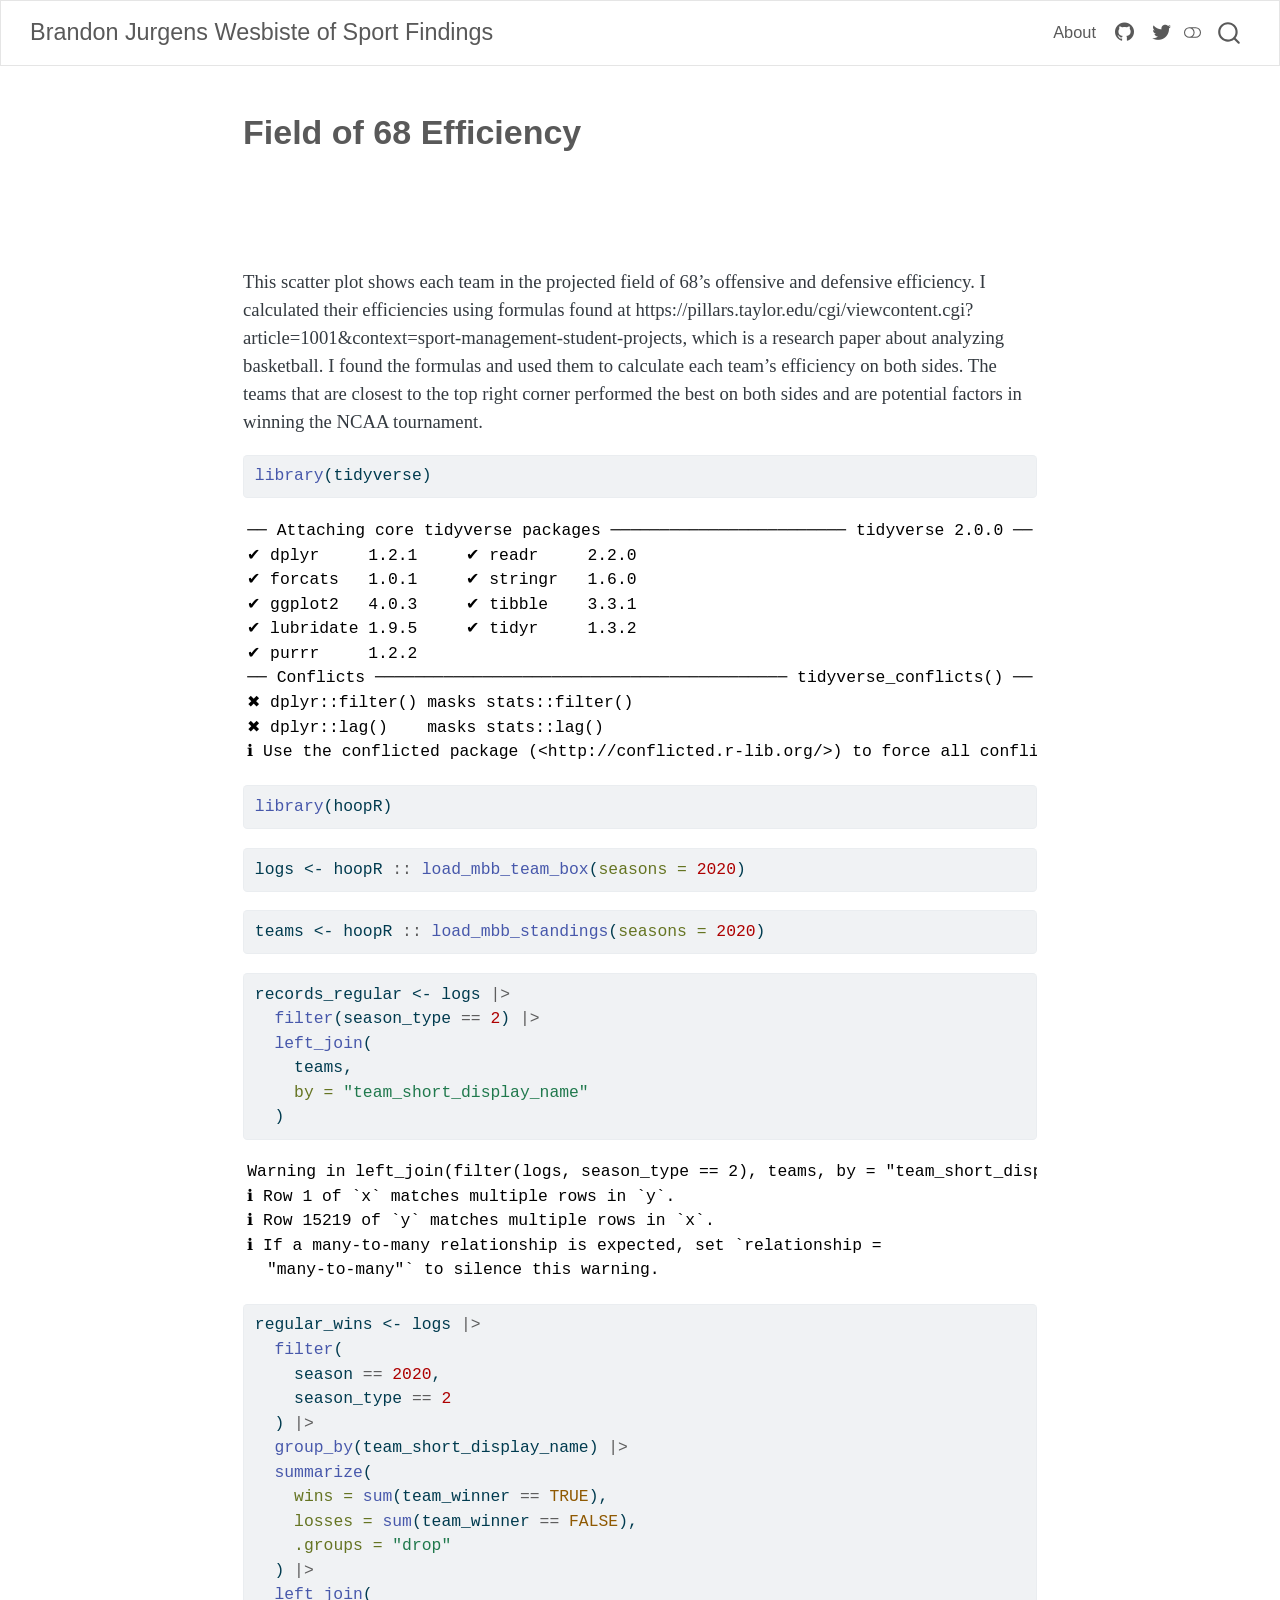
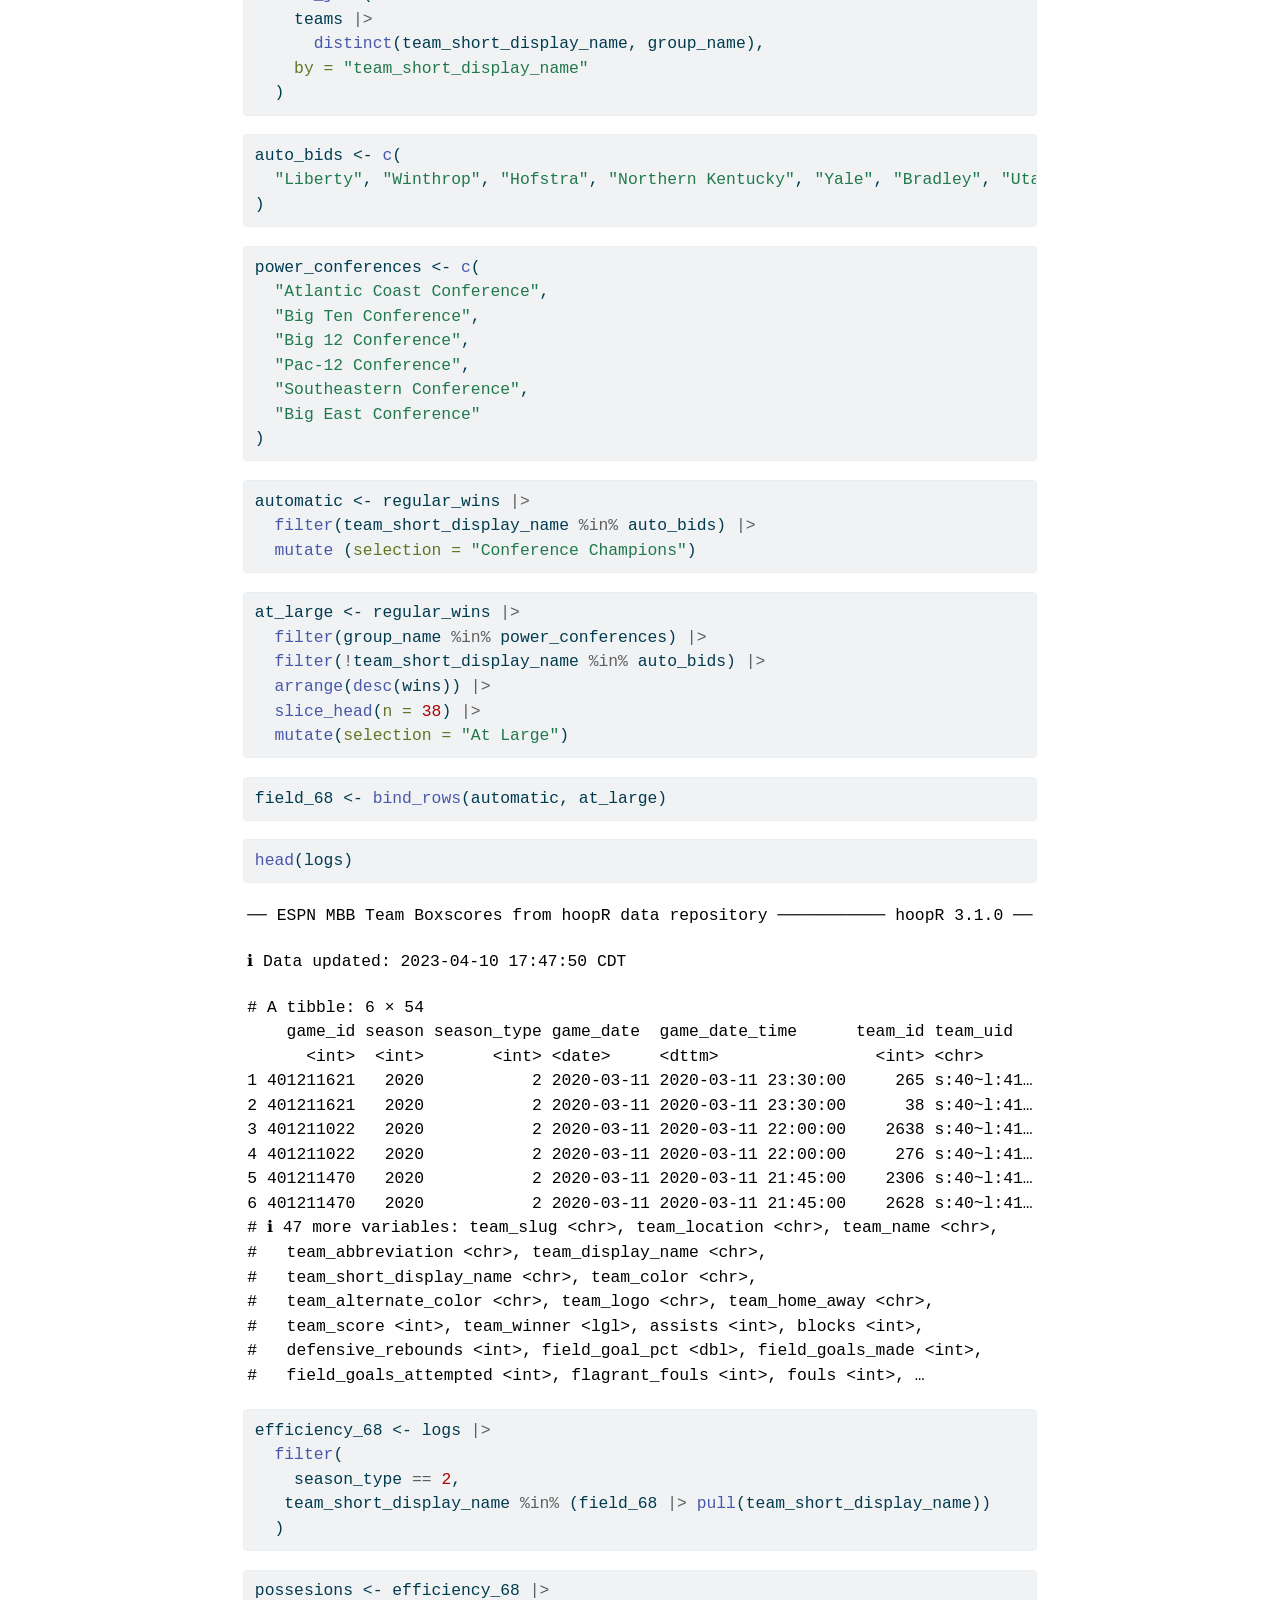
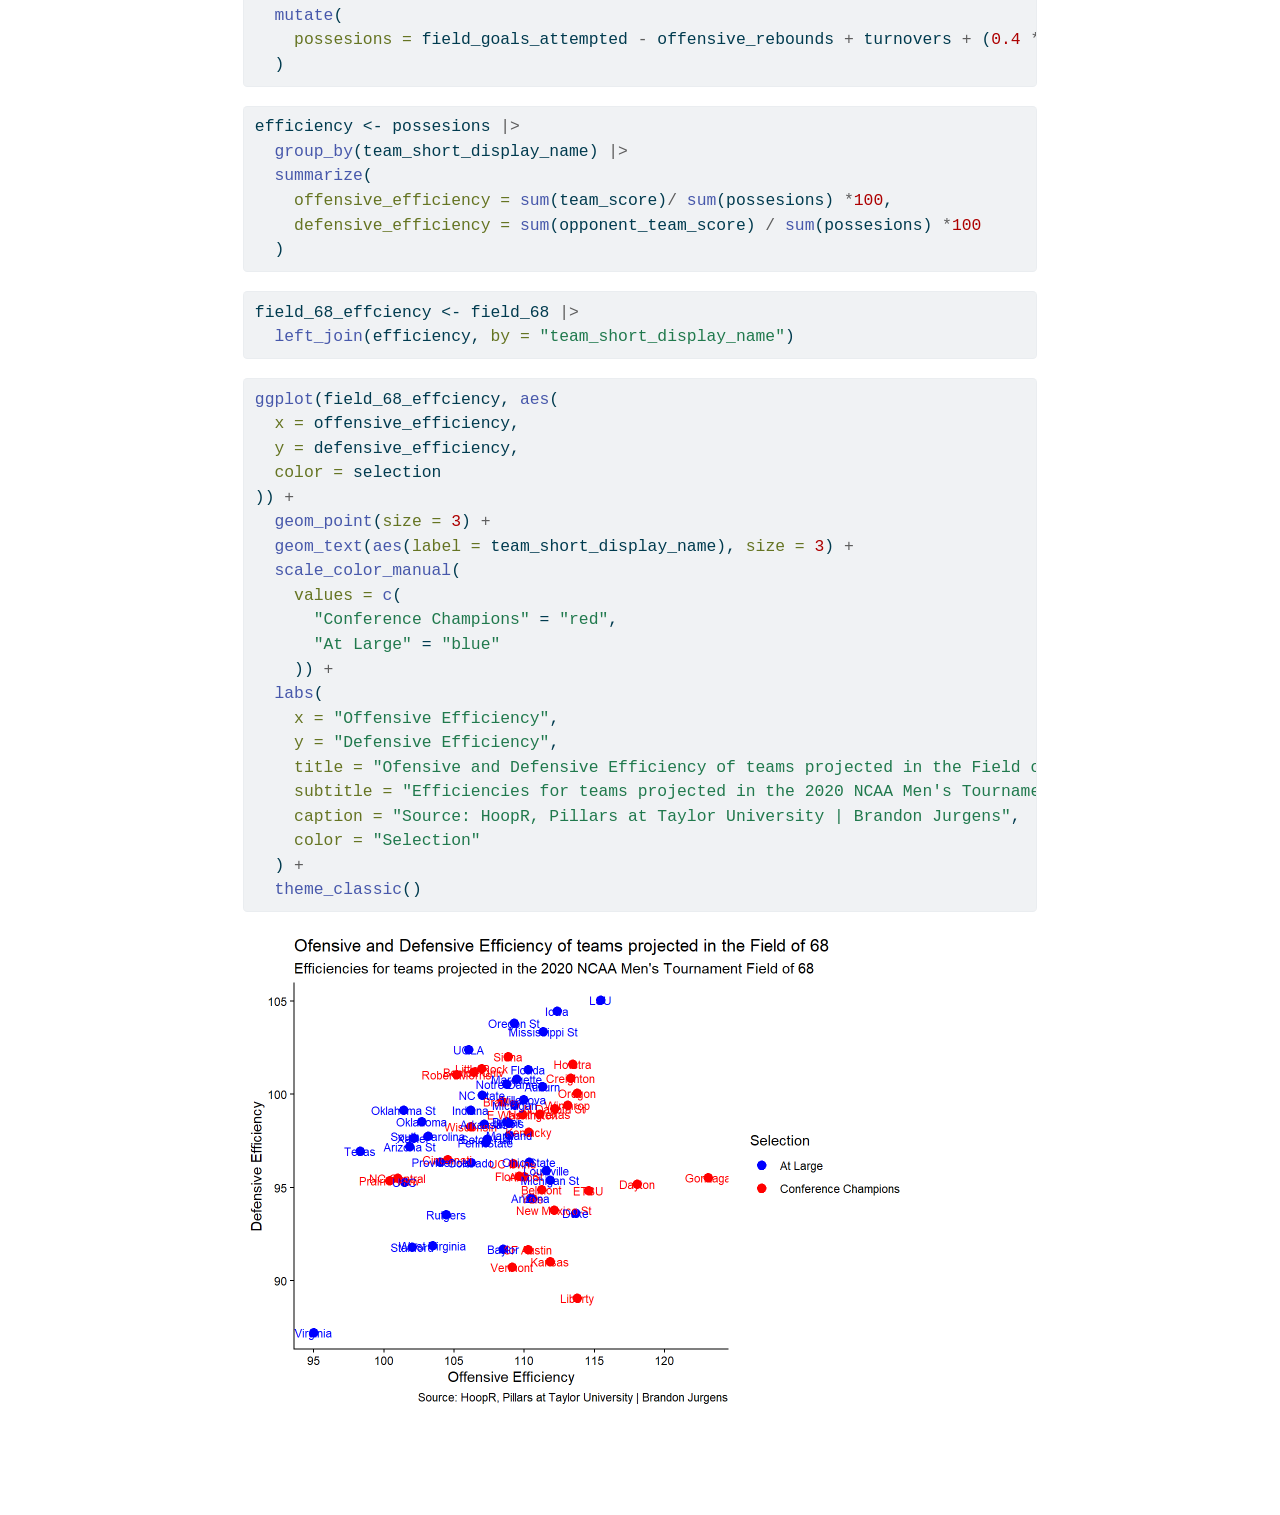
<file: posts/college-mens-basketball-torunament-2020/Scatter_Plot.html>
<!DOCTYPE html>
<html xmlns="http://www.w3.org/1999/xhtml" lang="en" xml:lang="en"><head>

<meta charset="utf-8">
<meta name="generator" content="quarto-1.11.9">

<meta name="viewport" content="width=device-width, initial-scale=1.0, user-scalable=yes">


<title>Field of 68 Efficiency – Brandon Jurgens Wesbiste of Sport Findings</title>
<style>
/* Default styles provided by pandoc.
** See https://pandoc.org/MANUAL.html#variables-for-html for config info.
*/
span.smallcaps{font-variant: small-caps;}
div.columns{display: flex; gap: 1.5em;}
div.column{flex: auto;}
@media screen {
div.columns{gap: min(4vw, 1.5em);}
div.column{overflow-x: auto;}
}
div.hanging-indent{margin-left: 1.5em; text-indent: -1.5em;}
ul.task-list{list-style: none;}
ul.task-list li input[type="checkbox"] {
  width: 0.8em;
  margin: 0 0.8em 0.2em -1em; /* quarto-specific, see https://github.com/quarto-dev/quarto-cli/issues/4556 */ 
  vertical-align: middle;
}
/* CSS for syntax highlighting */
html { -webkit-text-size-adjust: 100%; }
pre > code.sourceCode { white-space: pre; position: relative; }
pre > code.sourceCode > span { display: inline-block; line-height: 1.25; }
pre > code.sourceCode > span:empty { height: 1.2em; }
.sourceCode { overflow: visible; }
code.sourceCode > span { color: inherit; text-decoration: inherit; }
div.sourceCode { margin: 1em 0; }
pre.sourceCode { margin: 0; }
@media screen {
div.sourceCode { overflow: auto; }
}
@media print {
pre > code.sourceCode { white-space: pre-wrap; }
pre > code.sourceCode > span { text-indent: -5em; padding-left: 5em; }
}
pre.numberSource code
  { counter-reset: source-line 0; }
pre.numberSource code > span
  { position: relative; left: -4em; counter-increment: source-line; }
pre.numberSource code > span > a:first-child::before
  { content: counter(source-line);
    position: relative; left: -1em; text-align: right; vertical-align: baseline;
    border: none; display: inline-block;
    -webkit-touch-callout: none; -webkit-user-select: none;
    -khtml-user-select: none; -moz-user-select: none;
    -ms-user-select: none; user-select: none;
    padding: 0 4px; width: 4em;
  }
pre.numberSource { margin-left: 3em;  padding-left: 4px; }
div.sourceCode
  {   }
@media screen {
pre > code.sourceCode > span > a:first-child::before { text-decoration: underline; }
}
</style>


<script src="../../site_libs/quarto-nav/quarto-nav.js"></script>
<script src="../../site_libs/quarto-nav/headroom.min.js"></script>
<script src="../../site_libs/clipboard/clipboard.min.js"></script>
<script src="../../site_libs/quarto-search/autocomplete.umd.js"></script>
<script src="../../site_libs/quarto-search/fuse.min.js"></script>
<script src="../../site_libs/quarto-search/quarto-search.js"></script>
<meta name="quarto:offset" content="../../">
<link href="../../logo.png" rel="icon" type="image/png">
<script src="../../site_libs/quarto-html/quarto.js" type="module"></script>
<script src="../../site_libs/quarto-html/tabsets/tabsets.js" type="module"></script>
<script src="../../site_libs/quarto-html/scrollable-regions/scrollable-regions.js" type="module"></script>
<script src="../../site_libs/quarto-html/popper.min.js"></script>
<script src="../../site_libs/quarto-html/tippy.umd.min.js"></script>
<script src="../../site_libs/quarto-html/anchor.min.js"></script>
<link href="../../site_libs/quarto-html/tippy.css" rel="stylesheet">
<link href="../../site_libs/quarto-html/quarto-syntax-highlighting-63b5708e65d6cd79cd7618c58d0c21e7.css" rel="stylesheet" class="quarto-color-scheme" id="quarto-text-highlighting-styles">
<link href="../../site_libs/quarto-html/quarto-syntax-highlighting-dark-447e42e69aaa9833c0ba1b986f430b20.css" rel="stylesheet" class="quarto-color-scheme quarto-color-alternate" id="quarto-text-highlighting-styles">
<link href="../../site_libs/quarto-html/quarto-syntax-highlighting-63b5708e65d6cd79cd7618c58d0c21e7.css" rel="stylesheet" class="quarto-color-scheme-extra" id="quarto-text-highlighting-styles">
<script src="../../site_libs/bootstrap/bootstrap.min.js"></script>
<link href="../../site_libs/bootstrap/bootstrap-icons.css" rel="stylesheet">
<link href="../../site_libs/bootstrap/bootstrap-6008dc061c56f9484ce125b85ea08c8f.min.css" rel="stylesheet" append-hash="true" class="quarto-color-scheme" id="quarto-bootstrap" data-mode="light">
<link href="../../site_libs/bootstrap/bootstrap-dark-3fa0e2ebc442a115e695cdf9d5f5d71d.min.css" rel="stylesheet" append-hash="true" class="quarto-color-scheme quarto-color-alternate" id="quarto-bootstrap" data-mode="dark">
<link href="../../site_libs/bootstrap/bootstrap-6008dc061c56f9484ce125b85ea08c8f.min.css" rel="stylesheet" append-hash="true" class="quarto-color-scheme-extra" id="quarto-bootstrap" data-mode="light">
<script id="quarto-search-options" type="application/json">{
  "location": "navbar",
  "copy-button": false,
  "collapse-after": 3,
  "panel-placement": "end",
  "type": "overlay",
  "limit": 50,
  "keyboard-shortcut": [
    "f",
    "/",
    "s"
  ],
  "show-item-context": false,
  "language": {
    "search-no-results-text": "No results",
    "search-matching-documents-text": "matching documents",
    "search-copy-link-title": "Copy link to search",
    "search-hide-matches-text": "Hide additional matches",
    "search-more-match-text": "more match in this document",
    "search-more-matches-text": "more matches in this document",
    "search-clear-button-title": "Clear",
    "search-text-placeholder": "",
    "search-detached-cancel-button-title": "Cancel",
    "search-submit-button-title": "Submit",
    "search-label": "Search"
  }
}</script>


<link rel="stylesheet" href="../../styles.css">
</head>

<body class="nav-fixed fullcontent quarto-light"><a id="quarto-skip-link" class="visually-hidden-focusable" href="#quarto-document-content">Skip to main content</a><script id="quarto-html-before-body" type="application/javascript">
    const toggleBodyColorMode = (bsSheetEl) => {
      const mode = bsSheetEl.getAttribute("data-mode");
      const bodyEl = window.document.querySelector("body");
      if (mode === "dark") {
        bodyEl.classList.add("quarto-dark");
        bodyEl.classList.remove("quarto-light");
      } else {
        bodyEl.classList.add("quarto-light");
        bodyEl.classList.remove("quarto-dark");
      }
    }
    const toggleBodyColorPrimary = () => {
      const bsSheetEl = window.document.querySelector("link#quarto-bootstrap:not([rel=disabled-stylesheet])");
      if (bsSheetEl) {
        toggleBodyColorMode(bsSheetEl);
      }
    }
    const setColorSchemeToggle = (alternate) => {
      const toggles = window.document.querySelectorAll('.quarto-color-scheme-toggle');
      for (let i=0; i < toggles.length; i++) {
        const toggle = toggles[i];
        if (toggle) {
          toggle.setAttribute("aria-checked", alternate ? "true" : "false");
          if (alternate) {
            toggle.classList.add("alternate");
          } else {
            toggle.classList.remove("alternate");
          }
        }
      }
    };
    const toggleColorMode = (alternate) => {
      // Switch the stylesheets
      const primaryStylesheets = window.document.querySelectorAll('link.quarto-color-scheme:not(.quarto-color-alternate)');
      const alternateStylesheets = window.document.querySelectorAll('link.quarto-color-scheme.quarto-color-alternate');
      manageTransitions('#quarto-margin-sidebar .nav-link', false);
      if (alternate) {
        // note: dark is layered on light, we don't disable primary!
        enableStylesheet(alternateStylesheets);
        for (const sheetNode of alternateStylesheets) {
          if (sheetNode.id === "quarto-bootstrap") {
            toggleBodyColorMode(sheetNode);
          }
        }
      } else {
        disableStylesheet(alternateStylesheets);
        enableStylesheet(primaryStylesheets)
        toggleBodyColorPrimary();
      }
      manageTransitions('#quarto-margin-sidebar .nav-link', true);
      // Switch the toggles
      setColorSchemeToggle(alternate)
    }
    // Hack to workaround the fact that safari doesn't
    // properly recolor the scrollbar when toggling (#1455).
    // Not run on load: stylesheets are set before first paint there, and
    // scrolling would undo the scroll to a URL fragment (#14973).
    // The one pixel nudge keeps the reader where they were.
    const refreshSafariScrollbar = () => {
      if (navigator.userAgent.indexOf('Safari') > 0 && navigator.userAgent.indexOf('Chrome') == -1) {
        manageTransitions("body", false);
        const scrollY = window.scrollY;
        window.scrollTo(0, scrollY > 0 ? scrollY - 1 : 1);
        setTimeout(() => {
          window.scrollTo(0, scrollY);
          manageTransitions("body", true);
        }, 40);
      }
    }
    const disableStylesheet = (stylesheets) => {
      for (let i=0; i < stylesheets.length; i++) {
        const stylesheet = stylesheets[i];
        stylesheet.rel = 'disabled-stylesheet';
      }
    }
    const enableStylesheet = (stylesheets) => {
      for (let i=0; i < stylesheets.length; i++) {
        const stylesheet = stylesheets[i];
        if(stylesheet.rel !== 'stylesheet') { // for Chrome, which will still FOUC without this check
          stylesheet.rel = 'stylesheet';
        }
      }
    }
    const manageTransitions = (selector, allowTransitions) => {
      const els = window.document.querySelectorAll(selector);
      for (let i=0; i < els.length; i++) {
        const el = els[i];
        if (allowTransitions) {
          el.classList.remove('notransition');
        } else {
          el.classList.add('notransition');
        }
      }
    }
    const isFileUrl = () => {
      return window.location.protocol === 'file:';
    }
    const hasAlternateSentinel = () => {
      let styleSentinel = getColorSchemeSentinel();
      if (styleSentinel !== null) {
        return styleSentinel === "alternate";
      } else {
        return false;
      }
    }
    const setStyleSentinel = (alternate) => {
      const value = alternate ? "alternate" : "default";
      if (!isFileUrl()) {
        window.localStorage.setItem("quarto-color-scheme", value);
      } else {
        localAlternateSentinel = value;
      }
    }
    const getColorSchemeSentinel = () => {
      if (!isFileUrl()) {
        const storageValue = window.localStorage.getItem("quarto-color-scheme");
        return storageValue != null ? storageValue : localAlternateSentinel;
      } else {
        return localAlternateSentinel;
      }
    }
    const toggleGiscusIfUsed = (isAlternate, darkModeDefault) => {
      const baseTheme = document.querySelector('#giscus-base-theme')?.value ?? 'light';
      const alternateTheme = document.querySelector('#giscus-alt-theme')?.value ?? 'dark';
      let newTheme = '';
      if(authorPrefersDark) {
        newTheme = isAlternate ? baseTheme : alternateTheme;
      } else {
        newTheme = isAlternate ? alternateTheme : baseTheme;
      }
      const changeGiscusTheme = () => {
        // From: https://github.com/giscus/giscus/issues/336
        const sendMessage = (message) => {
          const iframe = document.querySelector('iframe.giscus-frame');
          if (!iframe) return;
          iframe.contentWindow.postMessage({ giscus: message }, 'https://giscus.app');
        }
        sendMessage({
          setConfig: {
            theme: newTheme
          }
        });
      }
      const isGiscussLoaded = window.document.querySelector('iframe.giscus-frame') !== null;
      if (isGiscussLoaded) {
        changeGiscusTheme();
      }
    };
    const authorPrefersDark = false;
    const darkModeDefault = authorPrefersDark;
      document.querySelector('link#quarto-text-highlighting-styles.quarto-color-scheme-extra').rel = 'disabled-stylesheet';
      document.querySelector('link#quarto-bootstrap.quarto-color-scheme-extra').rel = 'disabled-stylesheet';
    let localAlternateSentinel = darkModeDefault ? 'alternate' : 'default';
    // Dark / light mode switch
    window.quartoToggleColorScheme = () => {
      // Read the current dark / light value
      let toAlternate = !hasAlternateSentinel();
      toggleColorMode(toAlternate);
      refreshSafariScrollbar();
      setStyleSentinel(toAlternate);
      toggleGiscusIfUsed(toAlternate, darkModeDefault);
      window.dispatchEvent(new Event('resize'));
    };
    // Switch to dark mode if need be
    if (hasAlternateSentinel()) {
      toggleColorMode(true);
    } else {
      toggleColorMode(false);
    }
  </script>

<div id="quarto-search-results"></div>
  <header id="quarto-header" class="headroom fixed-top quarto-banner">
    <nav class="navbar navbar-expand-lg " data-bs-theme="dark" aria-label="Site">
      <div class="navbar-container container-fluid">
      <div class="navbar-brand-container mx-auto">
    <a class="navbar-brand" href="../../index.html">
    <span class="navbar-title">Brandon Jurgens Wesbiste of Sport Findings</span>
    </a>
  </div>
          <button class="navbar-toggler" type="button" data-bs-toggle="collapse" data-bs-target="#navbarCollapse" aria-controls="navbarCollapse" aria-expanded="false" aria-label="Toggle navigation" onclick="if (window.quartoToggleHeadroom) { window.quartoToggleHeadroom(); }">
  <span class="navbar-toggler-icon"></span>
</button>
          <div class="collapse navbar-collapse" id="navbarCollapse">
            <ul class="navbar-nav navbar-nav-scroll ms-auto">
  <li class="nav-item">
    <a class="nav-link" href="../../about.html"> 
<span class="menu-text">About</span></a>
  </li>  
  <li class="nav-item compact">
    <a class="nav-link" href="https://github.com/mattwaite"> <i class="bi bi-github" role="img">
</i> 
<span class="menu-text"></span></a>
  </li>  
  <li class="nav-item compact">
    <a class="nav-link" href="https://twitter.com/mattwaite"> <i class="bi bi-twitter" role="img">
</i> 
<span class="menu-text"></span></a>
  </li>  
</ul>
          </div> <!-- /navcollapse -->
            <div class="quarto-navbar-tools">
  <button type="button" role="switch" aria-checked="false" class="quarto-color-scheme-toggle quarto-navigation-tool  px-1" onclick="window.quartoToggleColorScheme(); return false;" title="Toggle dark mode" aria-label="Toggle dark mode"><i class="bi"></i></button>
</div>
            <div id="quarto-search" class="" title="Search"></div>
      </div> <!-- /container-fluid -->
    </nav>
</header>
<!-- content -->
<header id="title-block-header" class="quarto-title-block default page-columns page-full">
  <div class="quarto-title-banner page-columns page-full">
    <div class="quarto-title column-body">
      <h1 class="title">Field of 68 Efficiency</h1>
                      </div>
  </div>
    
  
  <div class="quarto-title-meta">

      
    
      
    </div>
    
  
  </header><div id="quarto-content" class="quarto-container page-columns page-rows-contents page-layout-article page-navbar">
<!-- sidebar -->
<!-- margin-sidebar -->
    
<!-- main -->
<main class="content quarto-banner-title-block" id="quarto-document-content" tabindex="-1">






<p>This scatter plot shows each team in the projected field of 68’s offensive and defensive efficiency. I calculated their efficiencies using formulas found at https://pillars.taylor.edu/cgi/viewcontent.cgi?article=1001&amp;context=sport-management-student-projects, which is a research paper about analyzing basketball. I found the formulas and used them to calculate each team’s efficiency on both sides. The teams that are closest to the top right corner performed the best on both sides and are potential factors in winning the NCAA tournament.</p>
<div class="cell">
<div class="code-copy-outer-scaffold"><div class="sourceCode cell-code" id="cb1"><pre class="sourceCode r code-with-copy"><code class="sourceCode r"><span id="cb1-1"><a href="#cb1-1" aria-hidden="true" tabindex="-1"></a><span class="fu">library</span>(tidyverse)</span></code></pre></div><button title="Copy to Clipboard" class="code-copy-button"><i class="bi"></i></button></div>
<div class="cell-output cell-output-stderr">
<pre><code>── Attaching core tidyverse packages ──────────────────────── tidyverse 2.0.0 ──
✔ dplyr     1.2.1     ✔ readr     2.2.0
✔ forcats   1.0.1     ✔ stringr   1.6.0
✔ ggplot2   4.0.3     ✔ tibble    3.3.1
✔ lubridate 1.9.5     ✔ tidyr     1.3.2
✔ purrr     1.2.2     
── Conflicts ────────────────────────────────────────── tidyverse_conflicts() ──
✖ dplyr::filter() masks stats::filter()
✖ dplyr::lag()    masks stats::lag()
ℹ Use the conflicted package (&lt;http://conflicted.r-lib.org/&gt;) to force all conflicts to become errors</code></pre>
</div>
<div class="code-copy-outer-scaffold"><div class="sourceCode cell-code" id="cb3"><pre class="sourceCode r code-with-copy"><code class="sourceCode r"><span id="cb3-1"><a href="#cb3-1" aria-hidden="true" tabindex="-1"></a><span class="fu">library</span>(hoopR)</span></code></pre></div><button title="Copy to Clipboard" class="code-copy-button"><i class="bi"></i></button></div>
</div>
<div class="cell">
<div class="code-copy-outer-scaffold"><div class="sourceCode cell-code" id="cb4"><pre class="sourceCode r code-with-copy"><code class="sourceCode r"><span id="cb4-1"><a href="#cb4-1" aria-hidden="true" tabindex="-1"></a>logs <span class="ot">&lt;-</span> hoopR <span class="sc">::</span> <span class="fu">load_mbb_team_box</span>(<span class="at">seasons =</span> <span class="dv">2020</span>)</span></code></pre></div><button title="Copy to Clipboard" class="code-copy-button"><i class="bi"></i></button></div>
</div>
<div class="cell">
<div class="code-copy-outer-scaffold"><div class="sourceCode cell-code" id="cb5"><pre class="sourceCode r code-with-copy"><code class="sourceCode r"><span id="cb5-1"><a href="#cb5-1" aria-hidden="true" tabindex="-1"></a>teams <span class="ot">&lt;-</span> hoopR <span class="sc">::</span> <span class="fu">load_mbb_standings</span>(<span class="at">seasons =</span> <span class="dv">2020</span>)</span></code></pre></div><button title="Copy to Clipboard" class="code-copy-button"><i class="bi"></i></button></div>
</div>
<div class="cell">
<div class="code-copy-outer-scaffold"><div class="sourceCode cell-code" id="cb6"><pre class="sourceCode r code-with-copy"><code class="sourceCode r"><span id="cb6-1"><a href="#cb6-1" aria-hidden="true" tabindex="-1"></a>records_regular <span class="ot">&lt;-</span> logs <span class="sc">|&gt;</span></span>
<span id="cb6-2"><a href="#cb6-2" aria-hidden="true" tabindex="-1"></a>  <span class="fu">filter</span>(season_type <span class="sc">==</span> <span class="dv">2</span>) <span class="sc">|&gt;</span></span>
<span id="cb6-3"><a href="#cb6-3" aria-hidden="true" tabindex="-1"></a>  <span class="fu">left_join</span>(</span>
<span id="cb6-4"><a href="#cb6-4" aria-hidden="true" tabindex="-1"></a>    teams,</span>
<span id="cb6-5"><a href="#cb6-5" aria-hidden="true" tabindex="-1"></a>    <span class="at">by =</span> <span class="st">"team_short_display_name"</span></span>
<span id="cb6-6"><a href="#cb6-6" aria-hidden="true" tabindex="-1"></a>  )</span></code></pre></div><button title="Copy to Clipboard" class="code-copy-button"><i class="bi"></i></button></div>
<div class="cell-output cell-output-stderr">
<pre><code>Warning in left_join(filter(logs, season_type == 2), teams, by = "team_short_display_name"): Detected an unexpected many-to-many relationship between `x` and `y`.
ℹ Row 1 of `x` matches multiple rows in `y`.
ℹ Row 15219 of `y` matches multiple rows in `x`.
ℹ If a many-to-many relationship is expected, set `relationship =
  "many-to-many"` to silence this warning.</code></pre>
</div>
</div>
<div class="cell">
<div class="code-copy-outer-scaffold"><div class="sourceCode cell-code" id="cb8"><pre class="sourceCode r code-with-copy"><code class="sourceCode r"><span id="cb8-1"><a href="#cb8-1" aria-hidden="true" tabindex="-1"></a>regular_wins <span class="ot">&lt;-</span> logs <span class="sc">|&gt;</span></span>
<span id="cb8-2"><a href="#cb8-2" aria-hidden="true" tabindex="-1"></a>  <span class="fu">filter</span>(</span>
<span id="cb8-3"><a href="#cb8-3" aria-hidden="true" tabindex="-1"></a>    season <span class="sc">==</span> <span class="dv">2020</span>,</span>
<span id="cb8-4"><a href="#cb8-4" aria-hidden="true" tabindex="-1"></a>    season_type <span class="sc">==</span> <span class="dv">2</span></span>
<span id="cb8-5"><a href="#cb8-5" aria-hidden="true" tabindex="-1"></a>  ) <span class="sc">|&gt;</span></span>
<span id="cb8-6"><a href="#cb8-6" aria-hidden="true" tabindex="-1"></a>  <span class="fu">group_by</span>(team_short_display_name) <span class="sc">|&gt;</span></span>
<span id="cb8-7"><a href="#cb8-7" aria-hidden="true" tabindex="-1"></a>  <span class="fu">summarize</span>(</span>
<span id="cb8-8"><a href="#cb8-8" aria-hidden="true" tabindex="-1"></a>    <span class="at">wins =</span> <span class="fu">sum</span>(team_winner <span class="sc">==</span> <span class="cn">TRUE</span>),</span>
<span id="cb8-9"><a href="#cb8-9" aria-hidden="true" tabindex="-1"></a>    <span class="at">losses =</span> <span class="fu">sum</span>(team_winner <span class="sc">==</span> <span class="cn">FALSE</span>),</span>
<span id="cb8-10"><a href="#cb8-10" aria-hidden="true" tabindex="-1"></a>    <span class="at">.groups =</span> <span class="st">"drop"</span></span>
<span id="cb8-11"><a href="#cb8-11" aria-hidden="true" tabindex="-1"></a>  ) <span class="sc">|&gt;</span></span>
<span id="cb8-12"><a href="#cb8-12" aria-hidden="true" tabindex="-1"></a>  <span class="fu">left_join</span>(</span>
<span id="cb8-13"><a href="#cb8-13" aria-hidden="true" tabindex="-1"></a>    teams <span class="sc">|&gt;</span></span>
<span id="cb8-14"><a href="#cb8-14" aria-hidden="true" tabindex="-1"></a>      <span class="fu">distinct</span>(team_short_display_name, group_name),</span>
<span id="cb8-15"><a href="#cb8-15" aria-hidden="true" tabindex="-1"></a>    <span class="at">by =</span> <span class="st">"team_short_display_name"</span></span>
<span id="cb8-16"><a href="#cb8-16" aria-hidden="true" tabindex="-1"></a>  )</span></code></pre></div><button title="Copy to Clipboard" class="code-copy-button"><i class="bi"></i></button></div>
</div>
<div class="cell">
<div class="code-copy-outer-scaffold"><div class="sourceCode cell-code" id="cb9"><pre class="sourceCode r code-with-copy"><code class="sourceCode r"><span id="cb9-1"><a href="#cb9-1" aria-hidden="true" tabindex="-1"></a>auto_bids <span class="ot">&lt;-</span> <span class="fu">c</span>(</span>
<span id="cb9-2"><a href="#cb9-2" aria-hidden="true" tabindex="-1"></a>  <span class="st">"Liberty"</span>, <span class="st">"Winthrop"</span>, <span class="st">"Hofstra"</span>, <span class="st">"Northern Kentucky"</span>, <span class="st">"Yale"</span>, <span class="st">"Bradley"</span>, <span class="st">"Utah St"</span>, <span class="st">"Robert Morris"</span>, <span class="st">"Belmont"</span>, <span class="st">"Boston Univ"</span>, <span class="st">"ETSU"</span>, <span class="st">"N Dakota St"</span>, <span class="st">"Gonzaga"</span>, <span class="st">"Florida St"</span>, <span class="st">"Vermont"</span>, <span class="st">"Cincinnati"</span>, <span class="st">"Dayton"</span>, <span class="st">"Kansas"</span>, <span class="st">"Creighton"</span>, <span class="st">"E Washington"</span>, <span class="st">"Wisconsin"</span>, <span class="st">"UC Irvine"</span>, <span class="st">"North Texas"</span>, <span class="st">"Siena"</span>, <span class="st">"Akron"</span>, <span class="st">"NC Central"</span>, <span class="st">"Oregon"</span>, <span class="st">"Kentucky"</span>, <span class="st">"SF Austin"</span>, <span class="st">"Prairie View"</span>, <span class="st">"Little Rock"</span>, <span class="st">"New Mexico St"</span></span>
<span id="cb9-3"><a href="#cb9-3" aria-hidden="true" tabindex="-1"></a>)</span></code></pre></div><button title="Copy to Clipboard" class="code-copy-button"><i class="bi"></i></button></div>
</div>
<div class="cell">
<div class="code-copy-outer-scaffold"><div class="sourceCode cell-code" id="cb10"><pre class="sourceCode r code-with-copy"><code class="sourceCode r"><span id="cb10-1"><a href="#cb10-1" aria-hidden="true" tabindex="-1"></a>power_conferences <span class="ot">&lt;-</span> <span class="fu">c</span>(</span>
<span id="cb10-2"><a href="#cb10-2" aria-hidden="true" tabindex="-1"></a>  <span class="st">"Atlantic Coast Conference"</span>,</span>
<span id="cb10-3"><a href="#cb10-3" aria-hidden="true" tabindex="-1"></a>  <span class="st">"Big Ten Conference"</span>,</span>
<span id="cb10-4"><a href="#cb10-4" aria-hidden="true" tabindex="-1"></a>  <span class="st">"Big 12 Conference"</span>,</span>
<span id="cb10-5"><a href="#cb10-5" aria-hidden="true" tabindex="-1"></a>  <span class="st">"Pac-12 Conference"</span>,</span>
<span id="cb10-6"><a href="#cb10-6" aria-hidden="true" tabindex="-1"></a>  <span class="st">"Southeastern Conference"</span>,</span>
<span id="cb10-7"><a href="#cb10-7" aria-hidden="true" tabindex="-1"></a>  <span class="st">"Big East Conference"</span></span>
<span id="cb10-8"><a href="#cb10-8" aria-hidden="true" tabindex="-1"></a>)</span></code></pre></div><button title="Copy to Clipboard" class="code-copy-button"><i class="bi"></i></button></div>
</div>
<div class="cell">
<div class="code-copy-outer-scaffold"><div class="sourceCode cell-code" id="cb11"><pre class="sourceCode r code-with-copy"><code class="sourceCode r"><span id="cb11-1"><a href="#cb11-1" aria-hidden="true" tabindex="-1"></a>automatic <span class="ot">&lt;-</span> regular_wins <span class="sc">|&gt;</span></span>
<span id="cb11-2"><a href="#cb11-2" aria-hidden="true" tabindex="-1"></a>  <span class="fu">filter</span>(team_short_display_name <span class="sc">%in%</span> auto_bids) <span class="sc">|&gt;</span></span>
<span id="cb11-3"><a href="#cb11-3" aria-hidden="true" tabindex="-1"></a>  <span class="fu">mutate</span> (<span class="at">selection =</span> <span class="st">"Conference Champions"</span>)</span></code></pre></div><button title="Copy to Clipboard" class="code-copy-button"><i class="bi"></i></button></div>
</div>
<div class="cell">
<div class="code-copy-outer-scaffold"><div class="sourceCode cell-code" id="cb12"><pre class="sourceCode r code-with-copy"><code class="sourceCode r"><span id="cb12-1"><a href="#cb12-1" aria-hidden="true" tabindex="-1"></a>at_large <span class="ot">&lt;-</span> regular_wins <span class="sc">|&gt;</span></span>
<span id="cb12-2"><a href="#cb12-2" aria-hidden="true" tabindex="-1"></a>  <span class="fu">filter</span>(group_name <span class="sc">%in%</span> power_conferences) <span class="sc">|&gt;</span></span>
<span id="cb12-3"><a href="#cb12-3" aria-hidden="true" tabindex="-1"></a>  <span class="fu">filter</span>(<span class="sc">!</span>team_short_display_name <span class="sc">%in%</span> auto_bids) <span class="sc">|&gt;</span></span>
<span id="cb12-4"><a href="#cb12-4" aria-hidden="true" tabindex="-1"></a>  <span class="fu">arrange</span>(<span class="fu">desc</span>(wins)) <span class="sc">|&gt;</span></span>
<span id="cb12-5"><a href="#cb12-5" aria-hidden="true" tabindex="-1"></a>  <span class="fu">slice_head</span>(<span class="at">n =</span> <span class="dv">38</span>) <span class="sc">|&gt;</span></span>
<span id="cb12-6"><a href="#cb12-6" aria-hidden="true" tabindex="-1"></a>  <span class="fu">mutate</span>(<span class="at">selection =</span> <span class="st">"At Large"</span>)</span></code></pre></div><button title="Copy to Clipboard" class="code-copy-button"><i class="bi"></i></button></div>
</div>
<div class="cell">
<div class="code-copy-outer-scaffold"><div class="sourceCode cell-code" id="cb13"><pre class="sourceCode r code-with-copy"><code class="sourceCode r"><span id="cb13-1"><a href="#cb13-1" aria-hidden="true" tabindex="-1"></a>field_68 <span class="ot">&lt;-</span> <span class="fu">bind_rows</span>(automatic, at_large)</span></code></pre></div><button title="Copy to Clipboard" class="code-copy-button"><i class="bi"></i></button></div>
</div>
<div class="cell">
<div class="code-copy-outer-scaffold"><div class="sourceCode cell-code" id="cb14"><pre class="sourceCode r code-with-copy"><code class="sourceCode r"><span id="cb14-1"><a href="#cb14-1" aria-hidden="true" tabindex="-1"></a><span class="fu">head</span>(logs)</span></code></pre></div><button title="Copy to Clipboard" class="code-copy-button"><i class="bi"></i></button></div>
<div class="cell-output cell-output-stderr">
<pre><code>── ESPN MBB Team Boxscores from hoopR data repository ─────────── hoopR 3.1.0 ──</code></pre>
</div>
<div class="cell-output cell-output-stderr">
<pre><code>ℹ Data updated: 2023-04-10 17:47:50 CDT</code></pre>
</div>
<div class="cell-output cell-output-stdout">
<pre><code># A tibble: 6 × 54
    game_id season season_type game_date  game_date_time      team_id team_uid  
      &lt;int&gt;  &lt;int&gt;       &lt;int&gt; &lt;date&gt;     &lt;dttm&gt;                &lt;int&gt; &lt;chr&gt;     
1 401211621   2020           2 2020-03-11 2020-03-11 23:30:00     265 s:40~l:41…
2 401211621   2020           2 2020-03-11 2020-03-11 23:30:00      38 s:40~l:41…
3 401211022   2020           2 2020-03-11 2020-03-11 22:00:00    2638 s:40~l:41…
4 401211022   2020           2 2020-03-11 2020-03-11 22:00:00     276 s:40~l:41…
5 401211470   2020           2 2020-03-11 2020-03-11 21:45:00    2306 s:40~l:41…
6 401211470   2020           2 2020-03-11 2020-03-11 21:45:00    2628 s:40~l:41…
# ℹ 47 more variables: team_slug &lt;chr&gt;, team_location &lt;chr&gt;, team_name &lt;chr&gt;,
#   team_abbreviation &lt;chr&gt;, team_display_name &lt;chr&gt;,
#   team_short_display_name &lt;chr&gt;, team_color &lt;chr&gt;,
#   team_alternate_color &lt;chr&gt;, team_logo &lt;chr&gt;, team_home_away &lt;chr&gt;,
#   team_score &lt;int&gt;, team_winner &lt;lgl&gt;, assists &lt;int&gt;, blocks &lt;int&gt;,
#   defensive_rebounds &lt;int&gt;, field_goal_pct &lt;dbl&gt;, field_goals_made &lt;int&gt;,
#   field_goals_attempted &lt;int&gt;, flagrant_fouls &lt;int&gt;, fouls &lt;int&gt;, …</code></pre>
</div>
</div>
<div class="cell">
<div class="code-copy-outer-scaffold"><div class="sourceCode cell-code" id="cb18"><pre class="sourceCode r code-with-copy"><code class="sourceCode r"><span id="cb18-1"><a href="#cb18-1" aria-hidden="true" tabindex="-1"></a>efficiency_68 <span class="ot">&lt;-</span> logs <span class="sc">|&gt;</span></span>
<span id="cb18-2"><a href="#cb18-2" aria-hidden="true" tabindex="-1"></a>  <span class="fu">filter</span>(</span>
<span id="cb18-3"><a href="#cb18-3" aria-hidden="true" tabindex="-1"></a>    season_type <span class="sc">==</span> <span class="dv">2</span>,</span>
<span id="cb18-4"><a href="#cb18-4" aria-hidden="true" tabindex="-1"></a>   team_short_display_name <span class="sc">%in%</span> (field_68 <span class="sc">|&gt;</span> <span class="fu">pull</span>(team_short_display_name))</span>
<span id="cb18-5"><a href="#cb18-5" aria-hidden="true" tabindex="-1"></a>  )</span></code></pre></div><button title="Copy to Clipboard" class="code-copy-button"><i class="bi"></i></button></div>
</div>
<div class="cell">
<div class="code-copy-outer-scaffold"><div class="sourceCode cell-code" id="cb19"><pre class="sourceCode r code-with-copy"><code class="sourceCode r"><span id="cb19-1"><a href="#cb19-1" aria-hidden="true" tabindex="-1"></a>possesions <span class="ot">&lt;-</span> efficiency_68 <span class="sc">|&gt;</span></span>
<span id="cb19-2"><a href="#cb19-2" aria-hidden="true" tabindex="-1"></a>  <span class="fu">mutate</span>(</span>
<span id="cb19-3"><a href="#cb19-3" aria-hidden="true" tabindex="-1"></a>    <span class="at">possesions =</span> field_goals_attempted <span class="sc">-</span> offensive_rebounds <span class="sc">+</span> turnovers <span class="sc">+</span> (<span class="fl">0.4</span> <span class="sc">*</span> free_throws_attempted)</span>
<span id="cb19-4"><a href="#cb19-4" aria-hidden="true" tabindex="-1"></a>  )</span></code></pre></div><button title="Copy to Clipboard" class="code-copy-button"><i class="bi"></i></button></div>
</div>
<div class="cell">
<div class="code-copy-outer-scaffold"><div class="sourceCode cell-code" id="cb20"><pre class="sourceCode r code-with-copy"><code class="sourceCode r"><span id="cb20-1"><a href="#cb20-1" aria-hidden="true" tabindex="-1"></a>efficiency <span class="ot">&lt;-</span> possesions <span class="sc">|&gt;</span></span>
<span id="cb20-2"><a href="#cb20-2" aria-hidden="true" tabindex="-1"></a>  <span class="fu">group_by</span>(team_short_display_name) <span class="sc">|&gt;</span></span>
<span id="cb20-3"><a href="#cb20-3" aria-hidden="true" tabindex="-1"></a>  <span class="fu">summarize</span>(</span>
<span id="cb20-4"><a href="#cb20-4" aria-hidden="true" tabindex="-1"></a>    <span class="at">offensive_efficiency =</span> <span class="fu">sum</span>(team_score)<span class="sc">/</span> <span class="fu">sum</span>(possesions) <span class="sc">*</span><span class="dv">100</span>, </span>
<span id="cb20-5"><a href="#cb20-5" aria-hidden="true" tabindex="-1"></a>    <span class="at">defensive_efficiency =</span> <span class="fu">sum</span>(opponent_team_score) <span class="sc">/</span> <span class="fu">sum</span>(possesions) <span class="sc">*</span><span class="dv">100</span></span>
<span id="cb20-6"><a href="#cb20-6" aria-hidden="true" tabindex="-1"></a>  )</span></code></pre></div><button title="Copy to Clipboard" class="code-copy-button"><i class="bi"></i></button></div>
</div>
<div class="cell">
<div class="code-copy-outer-scaffold"><div class="sourceCode cell-code" id="cb21"><pre class="sourceCode r code-with-copy"><code class="sourceCode r"><span id="cb21-1"><a href="#cb21-1" aria-hidden="true" tabindex="-1"></a>field_68_effciency <span class="ot">&lt;-</span> field_68 <span class="sc">|&gt;</span></span>
<span id="cb21-2"><a href="#cb21-2" aria-hidden="true" tabindex="-1"></a>  <span class="fu">left_join</span>(efficiency, <span class="at">by =</span> <span class="st">"team_short_display_name"</span>)</span></code></pre></div><button title="Copy to Clipboard" class="code-copy-button"><i class="bi"></i></button></div>
</div>
<div class="cell">
<div class="code-copy-outer-scaffold"><div class="sourceCode cell-code" id="cb22"><pre class="sourceCode r code-with-copy"><code class="sourceCode r"><span id="cb22-1"><a href="#cb22-1" aria-hidden="true" tabindex="-1"></a><span class="fu">ggplot</span>(field_68_effciency, <span class="fu">aes</span>(</span>
<span id="cb22-2"><a href="#cb22-2" aria-hidden="true" tabindex="-1"></a>  <span class="at">x =</span> offensive_efficiency, </span>
<span id="cb22-3"><a href="#cb22-3" aria-hidden="true" tabindex="-1"></a>  <span class="at">y =</span> defensive_efficiency, </span>
<span id="cb22-4"><a href="#cb22-4" aria-hidden="true" tabindex="-1"></a>  <span class="at">color =</span> selection</span>
<span id="cb22-5"><a href="#cb22-5" aria-hidden="true" tabindex="-1"></a>)) <span class="sc">+</span></span>
<span id="cb22-6"><a href="#cb22-6" aria-hidden="true" tabindex="-1"></a>  <span class="fu">geom_point</span>(<span class="at">size =</span> <span class="dv">3</span>) <span class="sc">+</span></span>
<span id="cb22-7"><a href="#cb22-7" aria-hidden="true" tabindex="-1"></a>  <span class="fu">geom_text</span>(<span class="fu">aes</span>(<span class="at">label =</span> team_short_display_name), <span class="at">size =</span> <span class="dv">3</span>) <span class="sc">+</span></span>
<span id="cb22-8"><a href="#cb22-8" aria-hidden="true" tabindex="-1"></a>  <span class="fu">scale_color_manual</span>(</span>
<span id="cb22-9"><a href="#cb22-9" aria-hidden="true" tabindex="-1"></a>    <span class="at">values =</span> <span class="fu">c</span>(</span>
<span id="cb22-10"><a href="#cb22-10" aria-hidden="true" tabindex="-1"></a>      <span class="st">"Conference Champions"</span> <span class="ot">=</span> <span class="st">"red"</span>,</span>
<span id="cb22-11"><a href="#cb22-11" aria-hidden="true" tabindex="-1"></a>      <span class="st">"At Large"</span> <span class="ot">=</span> <span class="st">"blue"</span></span>
<span id="cb22-12"><a href="#cb22-12" aria-hidden="true" tabindex="-1"></a>    )) <span class="sc">+</span></span>
<span id="cb22-13"><a href="#cb22-13" aria-hidden="true" tabindex="-1"></a>  <span class="fu">labs</span>(</span>
<span id="cb22-14"><a href="#cb22-14" aria-hidden="true" tabindex="-1"></a>    <span class="at">x =</span> <span class="st">"Offensive Efficiency"</span>, </span>
<span id="cb22-15"><a href="#cb22-15" aria-hidden="true" tabindex="-1"></a>    <span class="at">y =</span> <span class="st">"Defensive Efficiency"</span>, </span>
<span id="cb22-16"><a href="#cb22-16" aria-hidden="true" tabindex="-1"></a>    <span class="at">title =</span> <span class="st">"Ofensive and Defensive Efficiency of teams projected in the Field of 68"</span>, </span>
<span id="cb22-17"><a href="#cb22-17" aria-hidden="true" tabindex="-1"></a>    <span class="at">subtitle =</span> <span class="st">"Efficiencies for teams projected in the 2020 NCAA Men's Tournament Field of 68"</span>, </span>
<span id="cb22-18"><a href="#cb22-18" aria-hidden="true" tabindex="-1"></a>    <span class="at">caption =</span> <span class="st">"Source: HoopR, Pillars at Taylor University | Brandon Jurgens"</span>,</span>
<span id="cb22-19"><a href="#cb22-19" aria-hidden="true" tabindex="-1"></a>    <span class="at">color =</span> <span class="st">"Selection"</span></span>
<span id="cb22-20"><a href="#cb22-20" aria-hidden="true" tabindex="-1"></a>  ) <span class="sc">+</span></span>
<span id="cb22-21"><a href="#cb22-21" aria-hidden="true" tabindex="-1"></a>  <span class="fu">theme_classic</span>()</span></code></pre></div><button title="Copy to Clipboard" class="code-copy-button"><i class="bi"></i></button></div>
<div class="cell-output-display">
<div>
<figure class="figure">
<p><img src="Scatter_Plot_files/figure-html/unnamed-chunk-16-1.png" class="img-fluid figure-img" width="672"></p>
</figure>
</div>
</div>
</div>



</main> <!-- /main -->
<script id="quarto-html-after-body" type="application/javascript">
  window.document.addEventListener("DOMContentLoaded", function (event) {
    // Ensure there is a toggle, if there isn't float one in the top right
    if (window.document.querySelector('.quarto-color-scheme-toggle') === null) {
      const toggle = window.document.createElement('button');
      toggle.type = "button";
      toggle.setAttribute("role", "switch");
      toggle.setAttribute("aria-checked", "false");
      toggle.classList.add('top-right');
      toggle.classList.add('quarto-color-scheme-toggle');
      toggle.setAttribute("aria-label", "Toggle dark mode");
      toggle.onclick = function() { try { window.quartoToggleColorScheme(); } catch {} return false; };
      const i = window.document.createElement("i");
      i.classList.add('bi');
      toggle.appendChild(i);
      // Put the toggle in a landmark of its own, so that landmark navigation
      // can reach it.
      //
      // The container is always a fresh direct child of body, and the toggle is
      // never moved into page furniture that the theme or the author controls.
      // The toggle is positioned against the page, so any ancestor that
      // establishes a containing block captures it: a positioned element or a
      // grid for position: absolute, and transform, filter, will-change or
      // contain for position: fixed. A direct child of body has none of these
      // to inherit, and the shift when one appears is silent and visual.
      //
      // ARIA says a document should have at most one banner, and axe reports a
      // duplicate whether or not the banners carry distinct labels. So use a
      // header when the page has no banner yet, and a named region otherwise.
      //
      // A header is a banner wherever it sits, unless it is inside sectioning
      // content, so this cannot just look at the children of body: a custom
      // page layout wraps the title block header in a plain div. An explicit
      // role="banner" always counts.
      const sectioning = 'article, aside, main, nav, section, [role="article"], [role="complementary"], [role="main"], [role="navigation"], [role="region"]';
      const hasBanner = Array.from(
        window.document.querySelectorAll('header:not([role]), [role="banner"]')
      ).some(function(el) {
        return el.hasAttribute("role") || el.closest(sectioning) === null;
      });
      const container = window.document.createElement(hasBanner ? "div" : "header");
      if (hasBanner) {
        container.setAttribute("role", "region");
        container.setAttribute("aria-label", "Toggle dark mode");
      }
      container.classList.add('quarto-color-scheme-toggle-container');
      container.appendChild(toggle);
      window.document.body.appendChild(container);
    }
    setColorSchemeToggle(hasAlternateSentinel())
    const icon = "";
    const anchorJS = new window.AnchorJS();
    anchorJS.options = {
      placement: 'right',
      icon: icon
    };
    anchorJS.add('.anchored');
    const isCodeAnnotation = (el) => {
      for (const clz of el.classList) {
        if (clz.startsWith('code-annotation-')) {                     
          return true;
        }
      }
      return false;
    }
    const onCopySuccess = function(e) {
      // button target
      const button = e.trigger;
      // don't keep focus
      button.blur();
      // flash "checked"
      button.classList.add('code-copy-button-checked');
      var currentTitle = button.getAttribute("title");
      button.setAttribute("title", "Copied!");
      let tooltip;
      if (window.bootstrap) {
        button.setAttribute("data-bs-toggle", "tooltip");
        button.setAttribute("data-bs-placement", "left");
        button.setAttribute("data-bs-title", "Copied!");
        tooltip = new bootstrap.Tooltip(button, 
          { trigger: "manual", 
            customClass: "code-copy-button-tooltip",
            offset: [0, -8]});
        tooltip.show();    
      }
      setTimeout(function() {
        if (tooltip) {
          tooltip.hide();
          button.removeAttribute("data-bs-title");
          button.removeAttribute("data-bs-toggle");
          button.removeAttribute("data-bs-placement");
        }
        button.setAttribute("title", currentTitle);
        button.classList.remove('code-copy-button-checked');
      }, 1000);
      // clear code selection
      e.clearSelection();
    }
    const getTextToCopy = function(trigger) {
      const outerScaffold = trigger.parentElement.cloneNode(true);
      const codeEl = outerScaffold.querySelector('code');
      for (const childEl of codeEl.children) {
        if (isCodeAnnotation(childEl)) {
          childEl.remove();
        }
      }
      return codeEl.innerText;
    }
    const clipboard = new window.ClipboardJS('.code-copy-button:not([data-in-quarto-modal])', {
      text: getTextToCopy
    });
    clipboard.on('success', onCopySuccess);
    if (window.document.getElementById('quarto-embedded-source-code-modal')) {
      const clipboardModal = new window.ClipboardJS('.code-copy-button[data-in-quarto-modal]', {
        text: getTextToCopy,
        container: window.document.getElementById('quarto-embedded-source-code-modal')
      });
      clipboardModal.on('success', onCopySuccess);
    }
      var localhostRegex = new RegExp(/^(?:http|https):\/\/localhost\:?[0-9]*\//);
      var mailtoRegex = new RegExp(/^mailto:/);
        var filterRegex = new RegExp('/' + window.location.host + '/');
      var isInternal = (href) => {
          return filterRegex.test(href) || localhostRegex.test(href) || mailtoRegex.test(href);
      }
      // Inspect non-navigation links and adorn them if external
      window.quartoDecorateExternalLinks = function (root) {
     var links = (root || window.document).querySelectorAll('a[href]:not(.nav-link):not(.navbar-brand):not(.toc-action):not(.sidebar-link):not(.sidebar-item-toggle):not(.pagination-link):not(.no-external):not([aria-hidden]):not(.dropdown-item):not(.quarto-navigation-tool):not(.about-link)');
      for (var i=0; i<links.length; i++) {
        const link = links[i];
        if (!isInternal(link.href)) {
          // undo the damage that might have been done by quarto-nav.js in the case of
          // links that we want to consider external
          if (link.dataset.originalHref !== undefined) {
            link.href = link.dataset.originalHref;
          }
          if (!link.classList.contains('no-external-icon')) {
          }
        }
      }
      };
      window.quartoDecorateExternalLinks(window.document);
    // Esc closes the popup (WCAG 1.4.13) and focus leaving both trigger and
    // popup closes it (WCAG 2.4.11); tippy handles neither for interactive popups.
    const hideOnEscAndFocusOut = {
      name: 'hideOnEscAndFocusOut',
      defaultValue: true,
      fn(instance) {
        const dismiss = () => {
          // A show scheduled by the trigger delay would otherwise reopen it
          instance.clearDelayTimeouts();
          instance.hide();
        };
        const onKeyDown = (event) => {
          if (event.key !== 'Escape') {
            return;
          }
          // Keep Esc from also reaching page handlers (e.g. reveal.js overview),
          // except an open reveal.js slide menu, which Esc should close too.
          // The menu handles keys only when its keyboard option is on.
          const menuHandlesEsc = window.Reveal?.getPlugin?.('menu')?.isOpen() &&
            window.Reveal.getConfig().menu?.keyboard !== false;
          if (!menuHandlesEsc) {
            event.stopPropagation();
          }
          if (instance.popper.contains(window.document.activeElement)) {
            // Disabled while refocusing so the focus trigger does not reopen it
            instance.disable();
            instance.reference.focus();
            instance.enable();
          }
          dismiss();
        };
        const onFocusOut = (event) => {
          const target = event.relatedTarget;
          if (target && !instance.reference.contains(target) &&
              !instance.popper.contains(target)) {
            dismiss();
          }
        };
        // On the trigger too: a click trigger (code-annotations: select) has no
        // blur handling. Attached for the instance's lifetime so leaving the
        // trigger also cancels a show still pending on the trigger delay.
        instance.reference.addEventListener('focusout', onFocusOut);
        return {
          onShow() {
            window.document.addEventListener('keydown', onKeyDown, true);
            instance.popper.addEventListener('focusout', onFocusOut);
          },
          onHide() {
            window.document.removeEventListener('keydown', onKeyDown, true);
            instance.popper.removeEventListener('focusout', onFocusOut);
          },
          onDestroy() {
            instance.reference.removeEventListener('focusout', onFocusOut);
          },
        };
      },
    };
    function tippyHover(el, contentFn, onTriggerFn, onUntriggerFn) {
      const config = {
        allowHTML: true,
        maxWidth: 500,
        delay: 100,
        arrow: false,
        appendTo: function(el) {
            return el.parentElement;
        },
        interactive: true,
        interactiveBorder: 10,
        theme: 'quarto',
        placement: 'bottom-start',
        plugins: [hideOnEscAndFocusOut],
      };
      if (contentFn) {
        config.content = contentFn;
      }
      if (onTriggerFn) {
        config.onTrigger = onTriggerFn;
      }
      if (onUntriggerFn) {
        config.onUntrigger = onUntriggerFn;
      }
      window.tippy(el, config); 
    }
    const noterefs = window.document.querySelectorAll('a[role="doc-noteref"]');
    for (var i=0; i<noterefs.length; i++) {
      const ref = noterefs[i];
      tippyHover(ref, function() {
        // use id or data attribute instead here
        let href = ref.getAttribute('data-footnote-href') || ref.getAttribute('href');
        try { href = new URL(href).hash; } catch {}
        const id = href.replace(/^#\/?/, "");
        const note = window.document.getElementById(id);
        if (note) {
          return note.innerHTML;
        } else {
          return "";
        }
      });
    }
    const xrefs = window.document.querySelectorAll('a.quarto-xref');
    const processXRef = (id, note) => {
      // Strip column container classes
      const stripColumnClz = (el) => {
        el.classList.remove("page-full", "page-columns");
        if (el.children) {
          for (const child of el.children) {
            stripColumnClz(child);
          }
        }
      }
      stripColumnClz(note)
      if (id === null || id.startsWith('sec-')) {
        // Special case sections, only their first couple elements
        const container = document.createElement("div");
        if (note.children && note.children.length > 2) {
          container.appendChild(note.children[0].cloneNode(true));
          for (let i = 1; i < note.children.length; i++) {
            const child = note.children[i];
            if (child.tagName === "P" && child.innerText === "") {
              continue;
            } else {
              container.appendChild(child.cloneNode(true));
              break;
            }
          }
          if (window.Quarto?.typesetMath) {
            window.Quarto.typesetMath(container);
          }
          return container.innerHTML
        } else {
          if (window.Quarto?.typesetMath) {
            window.Quarto.typesetMath(note);
          }
          return note.innerHTML;
        }
      } else {
        // Remove any anchor links if they are present
        const anchorLink = note.querySelector('a.anchorjs-link');
        if (anchorLink) {
          anchorLink.remove();
        }
        if (window.Quarto?.typesetMath) {
          window.Quarto.typesetMath(note);
        }
        if (note.classList.contains("callout")) {
          return note.outerHTML;
        } else {
          return note.innerHTML;
        }
      }
    }
    for (var i=0; i<xrefs.length; i++) {
      const xref = xrefs[i];
      tippyHover(xref, undefined, function(instance) {
        instance.disable();
        let url = xref.getAttribute('href');
        let hash = undefined; 
        if (url.startsWith('#')) {
          hash = url;
        } else {
          try { hash = new URL(url).hash; } catch {}
        }
        if (hash) {
          const id = hash.replace(/^#\/?/, "");
          const note = window.document.getElementById(id);
          if (note !== null) {
            try {
              const html = processXRef(id, note.cloneNode(true));
              instance.setContent(html);
            } finally {
              instance.enable();
              instance.show();
            }
          } else {
            // See if we can fetch this
            fetch(url.split('#')[0])
            .then(res => res.text())
            .then(html => {
              const parser = new DOMParser();
              const htmlDoc = parser.parseFromString(html, "text/html");
              const note = htmlDoc.getElementById(id);
              if (note !== null) {
                const html = processXRef(id, note);
                instance.setContent(html);
              } 
            }).finally(() => {
              instance.enable();
              instance.show();
            });
          }
        } else {
          // See if we can fetch a full url (with no hash to target)
          // This is a special case and we should probably do some content thinning / targeting
          fetch(url)
          .then(res => res.text())
          .then(html => {
            const parser = new DOMParser();
            const htmlDoc = parser.parseFromString(html, "text/html");
            const note = htmlDoc.querySelector('main.content');
            if (note !== null) {
              // This should only happen for chapter cross references
              // (since there is no id in the URL)
              // remove the first header
              if (note.children.length > 0 && note.children[0].tagName === "HEADER") {
                note.children[0].remove();
              }
              const html = processXRef(null, note);
              instance.setContent(html);
            } 
          }).finally(() => {
            instance.enable();
            instance.show();
          });
        }
      }, function(instance) {
      });
    }
        let selectedAnnoteEl;
        const selectorForAnnotation = ( cell, annotation) => {
          let cellAttr = 'data-code-cell="' + cell + '"';
          let lineAttr = 'data-code-annotation="' +  annotation + '"';
          const selector = 'span[' + cellAttr + '][' + lineAttr + ']';
          return selector;
        }
        const selectCodeLines = (annoteEl) => {
          const doc = window.document;
          const targetCell = annoteEl.getAttribute("data-target-cell");
          const targetAnnotation = annoteEl.getAttribute("data-target-annotation");
          const annoteSpan = window.document.querySelector(selectorForAnnotation(targetCell, targetAnnotation));
          const lines = annoteSpan.getAttribute("data-code-lines").split(",");
          const lineIds = lines.map((line) => {
            return targetCell + "-" + line;
          })
          // Each band is positioned against its own containing block, which is
          // not the offsetParent of the lines, so place it from client rects.
          const placeBand = (band, firstEl, lastEl, codeBlock) => {
            const container = band.offsetParent;
            if (container === null) {
              return;
            }
            const containerRect = container.getBoundingClientRect();
            // Reveal.js scales slides with a transform, so convert client
            // pixels back to the CSS pixels of the container.
            const scale = containerRect.height / container.offsetHeight || 1;
            const firstRect = firstEl.getBoundingClientRect();
            const lastRect = lastEl.getBoundingClientRect();
            const top = (firstRect.top - containerRect.top) / scale - container.clientTop + container.scrollTop;
            const height = (lastRect.bottom - firstRect.top) / scale;
            band.style.top = top - 2 + "px";
            band.style.height = height + 4 + "px";
            if (codeBlock) {
              // Without the copy button wrapper, the containing block is wider
              // than the code block, so span the code block explicitly.
              const blockRect = codeBlock.getBoundingClientRect();
              band.style.left = (blockRect.left - containerRect.left) / scale - container.clientLeft + container.scrollLeft + "px";
              band.style.width = blockRect.width / scale + "px";
            }
          };
          if (lineIds.length > 0) {
            const el = window.document.getElementById(lineIds[0]);
            const lastEl = window.document.getElementById(lineIds[lineIds.length - 1]);
            const parent = el.parentElement.parentElement;
            // cook up a div (if necessary) and position it
            let div = window.document.getElementById("code-annotation-line-highlight");
            if (div === null) {
              div = window.document.createElement("div");
              div.setAttribute("id", "code-annotation-line-highlight");
              div.style.position = 'absolute';
              parent.appendChild(div);
            }
            placeBand(div, el, lastEl, parent.closest("div.sourceCode") || parent);
            let gutterDiv = window.document.getElementById("code-annotation-line-highlight-gutter");
            if (gutterDiv === null) {
              gutterDiv = window.document.createElement("div");
              gutterDiv.setAttribute("id", "code-annotation-line-highlight-gutter");
              gutterDiv.style.position = 'absolute';
              const codeCell = window.document.getElementById(targetCell);
              const gutter = codeCell.querySelector('.code-annotation-gutter');
              gutter.appendChild(gutterDiv);
            }
            placeBand(gutterDiv, el, lastEl);
            selectedAnnoteEl = annoteEl;
          }
        };
        const unselectCodeLines = () => {
          const elementsIds = ["code-annotation-line-highlight", "code-annotation-line-highlight-gutter"];
          elementsIds.forEach((elId) => {
            const div = window.document.getElementById(elId);
            if (div) {
              div.remove();
            }
          });
          selectedAnnoteEl = undefined;
        };
          // Handle positioning of the toggle
      window.addEventListener(
        "resize",
        throttle(() => {
          elRect = undefined;
          if (selectedAnnoteEl) {
            selectCodeLines(selectedAnnoteEl);
          }
        }, 10)
      );
      function throttle(fn, ms) {
      let throttle = false;
      let timer;
        return (...args) => {
          if(!throttle) { // first call gets through
              fn.apply(this, args);
              throttle = true;
          } else { // all the others get throttled
              if(timer) clearTimeout(timer); // cancel #2
              timer = setTimeout(() => {
                fn.apply(this, args);
                timer = throttle = false;
              }, ms);
          }
        };
      }
        // Attach click handler to the DT
        const annoteDls = window.document.querySelectorAll('dt[data-target-cell]');
        for (const annoteDlNode of annoteDls) {
          annoteDlNode.addEventListener('click', (event) => {
            const clickedEl = event.target;
            if (clickedEl !== selectedAnnoteEl) {
              unselectCodeLines();
              const activeEl = window.document.querySelector('dt[data-target-cell].code-annotation-active');
              if (activeEl) {
                activeEl.classList.remove('code-annotation-active');
              }
              selectCodeLines(clickedEl);
              clickedEl.classList.add('code-annotation-active');
            } else {
              // Unselect the line
              unselectCodeLines();
              clickedEl.classList.remove('code-annotation-active');
            }
          });
        }
    const findCites = (el) => {
      const parentEl = el.parentElement;
      if (parentEl) {
        const cites = parentEl.dataset.cites;
        if (cites) {
          return {
            el,
            cites: cites.split(' ')
          };
        } else {
          return findCites(el.parentElement)
        }
      } else {
        return undefined;
      }
    };
    var bibliorefs = window.document.querySelectorAll('a[role="doc-biblioref"]');
    for (var i=0; i<bibliorefs.length; i++) {
      const ref = bibliorefs[i];
      const citeInfo = findCites(ref);
      if (citeInfo) {
        tippyHover(citeInfo.el, function() {
          var popup = window.document.createElement('div');
          citeInfo.cites.forEach(function(cite) {
            var citeDiv = window.document.createElement('div');
            citeDiv.classList.add('hanging-indent');
            citeDiv.classList.add('csl-entry');
            var biblioDiv = window.document.getElementById('ref-' + cite);
            if (biblioDiv) {
              citeDiv.innerHTML = biblioDiv.innerHTML;
            }
            popup.appendChild(citeDiv);
          });
          return popup.innerHTML;
        });
      }
    }
  });
  </script>
  <script type="application/javascript">
  window.quartoScrollableRegionsLabels = {"code":"Scrollable code","output":"Scrollable output"};
  </script>
</div> <!-- /content -->




</body></html>
</file>
<file: site_libs/quarto-html/tippy.css>
.tippy-box[data-animation=fade][data-state=hidden]{opacity:0}[data-tippy-root]{max-width:calc(100vw - 10px)}.tippy-box{position:relative;background-color:#333;color:#fff;border-radius:4px;font-size:14px;line-height:1.4;white-space:normal;outline:0;transition-property:transform,visibility,opacity}.tippy-box[data-placement^=top]>.tippy-arrow{bottom:0}.tippy-box[data-placement^=top]>.tippy-arrow:before{bottom:-7px;left:0;border-width:8px 8px 0;border-top-color:initial;transform-origin:center top}.tippy-box[data-placement^=bottom]>.tippy-arrow{top:0}.tippy-box[data-placement^=bottom]>.tippy-arrow:before{top:-7px;left:0;border-width:0 8px 8px;border-bottom-color:initial;transform-origin:center bottom}.tippy-box[data-placement^=left]>.tippy-arrow{right:0}.tippy-box[data-placement^=left]>.tippy-arrow:before{border-width:8px 0 8px 8px;border-left-color:initial;right:-7px;transform-origin:center left}.tippy-box[data-placement^=right]>.tippy-arrow{left:0}.tippy-box[data-placement^=right]>.tippy-arrow:before{left:-7px;border-width:8px 8px 8px 0;border-right-color:initial;transform-origin:center right}.tippy-box[data-inertia][data-state=visible]{transition-timing-function:cubic-bezier(.54,1.5,.38,1.11)}.tippy-arrow{width:16px;height:16px;color:#333}.tippy-arrow:before{content:"";position:absolute;border-color:transparent;border-style:solid}.tippy-content{position:relative;padding:5px 9px;z-index:1}
</file>
<file: site_libs/quarto-html/quarto-syntax-highlighting-63b5708e65d6cd79cd7618c58d0c21e7.css>
/* quarto syntax highlight colors */
:root {
  --quarto-hl-ot-color: #003B4F;
  --quarto-hl-at-color: #657422;
  --quarto-hl-ss-color: #20794D;
  --quarto-hl-an-color: #5E5E5E;
  --quarto-hl-fu-color: #4758AB;
  --quarto-hl-st-color: #20794D;
  --quarto-hl-cf-color: #003B4F;
  --quarto-hl-op-color: #5E5E5E;
  --quarto-hl-er-color: #AD0000;
  --quarto-hl-bn-color: #AD0000;
  --quarto-hl-al-color: #AD0000;
  --quarto-hl-va-color: #111111;
  --quarto-hl-bu-color: inherit;
  --quarto-hl-ex-color: inherit;
  --quarto-hl-pp-color: #AD0000;
  --quarto-hl-in-color: #5E5E5E;
  --quarto-hl-vs-color: #20794D;
  --quarto-hl-wa-color: #5E5E5E;
  --quarto-hl-do-color: #5E5E5E;
  --quarto-hl-im-color: #00769E;
  --quarto-hl-ch-color: #20794D;
  --quarto-hl-dt-color: #AD0000;
  --quarto-hl-fl-color: #AD0000;
  --quarto-hl-co-color: #5E5E5E;
  --quarto-hl-cv-color: #5E5E5E;
  --quarto-hl-cn-color: #8f5902;
  --quarto-hl-sc-color: #5E5E5E;
  --quarto-hl-dv-color: #AD0000;
  --quarto-hl-kw-color: #003B4F;
}

/* other quarto variables */
:root {
  --quarto-font-monospace: SFMono-Regular, Menlo, Monaco, Consolas, "Liberation Mono", "Courier New", monospace;
}

/* syntax highlight based on Pandoc's rules */
pre > code.sourceCode > span {
  color: #003B4F;
}

code.sourceCode > span {
  color: #003B4F;
}

div.sourceCode,
div.sourceCode pre.sourceCode {
  color: #003B4F;
}

/* Normal */
code span {
  color: #003B4F;
}

/* Alert */
code span.al {
  color: #AD0000;
  font-style: inherit;
}

/* Annotation */
code span.an {
  color: #5E5E5E;
  font-style: inherit;
}

/* Attribute */
code span.at {
  color: #657422;
  font-style: inherit;
}

/* BaseN */
code span.bn {
  color: #AD0000;
  font-style: inherit;
}

/* BuiltIn */
code span.bu {
  font-style: inherit;
}

/* ControlFlow */
code span.cf {
  color: #003B4F;
  font-weight: bold;
  font-style: inherit;
}

/* Char */
code span.ch {
  color: #20794D;
  font-style: inherit;
}

/* Constant */
code span.cn {
  color: #8f5902;
  font-style: inherit;
}

/* Comment */
code span.co {
  color: #5E5E5E;
  font-style: inherit;
}

/* CommentVar */
code span.cv {
  color: #5E5E5E;
  font-style: italic;
}

/* Documentation */
code span.do {
  color: #5E5E5E;
  font-style: italic;
}

/* DataType */
code span.dt {
  color: #AD0000;
  font-style: inherit;
}

/* DecVal */
code span.dv {
  color: #AD0000;
  font-style: inherit;
}

/* Error */
code span.er {
  color: #AD0000;
  font-style: inherit;
}

/* Extension */
code span.ex {
  font-style: inherit;
}

/* Float */
code span.fl {
  color: #AD0000;
  font-style: inherit;
}

/* Function */
code span.fu {
  color: #4758AB;
  font-style: inherit;
}

/* Import */
code span.im {
  color: #00769E;
  font-style: inherit;
}

/* Information */
code span.in {
  color: #5E5E5E;
  font-style: inherit;
}

/* Keyword */
code span.kw {
  color: #003B4F;
  font-weight: bold;
  font-style: inherit;
}

/* Operator */
code span.op {
  color: #5E5E5E;
  font-style: inherit;
}

/* Other */
code span.ot {
  color: #003B4F;
  font-style: inherit;
}

/* Preprocessor */
code span.pp {
  color: #AD0000;
  font-style: inherit;
}

/* SpecialChar */
code span.sc {
  color: #5E5E5E;
  font-style: inherit;
}

/* SpecialString */
code span.ss {
  color: #20794D;
  font-style: inherit;
}

/* String */
code span.st {
  color: #20794D;
  font-style: inherit;
}

/* Variable */
code span.va {
  color: #111111;
  font-style: inherit;
}

/* VerbatimString */
code span.vs {
  color: #20794D;
  font-style: inherit;
}

/* Warning */
code span.wa {
  color: #5E5E5E;
  font-style: italic;
}

.prevent-inlining {
  content: "</";
}

/*# sourceMappingURL=054cc16b9e9817627be6994582d2ffb5.css.map */
</file>
<file: site_libs/quarto-html/quarto-syntax-highlighting-dark-447e42e69aaa9833c0ba1b986f430b20.css>
/* quarto syntax highlight colors */
:root {
  --quarto-hl-al-color: #f07178;
  --quarto-hl-an-color: #d4d0ab;
  --quarto-hl-at-color: #00e0e0;
  --quarto-hl-bn-color: #d4d0ab;
  --quarto-hl-bu-color: #abe338;
  --quarto-hl-ch-color: #abe338;
  --quarto-hl-co-color: #f8f8f2;
  --quarto-hl-cv-color: #ffd700;
  --quarto-hl-cn-color: #ffd700;
  --quarto-hl-cf-color: #ffa07a;
  --quarto-hl-dt-color: #ffa07a;
  --quarto-hl-dv-color: #d4d0ab;
  --quarto-hl-do-color: #f8f8f2;
  --quarto-hl-er-color: #f07178;
  --quarto-hl-ex-color: #00e0e0;
  --quarto-hl-fl-color: #d4d0ab;
  --quarto-hl-fu-color: #ffa07a;
  --quarto-hl-im-color: #abe338;
  --quarto-hl-in-color: #d4d0ab;
  --quarto-hl-kw-color: #ffa07a;
  --quarto-hl-op-color: #ffa07a;
  --quarto-hl-ot-color: #00e0e0;
  --quarto-hl-pp-color: #dcc6e0;
  --quarto-hl-re-color: #00e0e0;
  --quarto-hl-sc-color: #abe338;
  --quarto-hl-ss-color: #abe338;
  --quarto-hl-st-color: #abe338;
  --quarto-hl-va-color: #00e0e0;
  --quarto-hl-vs-color: #abe338;
  --quarto-hl-wa-color: #dcc6e0;
}

/* other quarto variables */
:root {
  --quarto-font-monospace: SFMono-Regular, Menlo, Monaco, Consolas, "Liberation Mono", "Courier New", monospace;
}

/* syntax highlight based on Pandoc's rules */
pre > code.sourceCode > span {
  color: #f8f8f2;
}

code.sourceCode > span {
  color: #f8f8f2;
}

div.sourceCode,
div.sourceCode pre.sourceCode {
  color: #f8f8f2;
}

/* Normal */
code span {
  color: #f8f8f2;
}

/* Alert */
code span.al {
  color: #f07178;
}

/* Annotation */
code span.an {
  color: #d4d0ab;
}

/* Attribute */
code span.at {
  color: #00e0e0;
}

/* BaseN */
code span.bn {
  color: #d4d0ab;
}

/* BuiltIn */
code span.bu {
  color: #abe338;
}

/* ControlFlow */
code span.cf {
  font-weight: bold;
  color: #ffa07a;
}

/* Char */
code span.ch {
  color: #abe338;
}

/* Constant */
code span.cn {
  color: #ffd700;
}

/* Comment */
code span.co {
  font-style: italic;
  color: #f8f8f2;
}

/* CommentVar */
code span.cv {
  color: #ffd700;
}

/* Documentation */
code span.do {
  color: #f8f8f2;
}

/* DataType */
code span.dt {
  color: #ffa07a;
}

/* DecVal */
code span.dv {
  color: #d4d0ab;
}

/* Error */
code span.er {
  color: #f07178;
  text-decoration: underline;
}

/* Extension */
code span.ex {
  font-weight: bold;
  color: #00e0e0;
}

/* Float */
code span.fl {
  color: #d4d0ab;
}

/* Function */
code span.fu {
  color: #ffa07a;
}

/* Import */
code span.im {
  color: #abe338;
}

/* Information */
code span.in {
  color: #d4d0ab;
}

/* Keyword */
code span.kw {
  font-weight: bold;
  color: #ffa07a;
}

/* Operator */
code span.op {
  color: #ffa07a;
}

/* Other */
code span.ot {
  color: #00e0e0;
}

/* Preprocessor */
code span.pp {
  color: #dcc6e0;
}

/* RegionMarker */
code span.re {
  background-color: #f8f8f2;
  color: #00e0e0;
}

/* SpecialChar */
code span.sc {
  color: #abe338;
}

/* SpecialString */
code span.ss {
  color: #abe338;
}

/* String */
code span.st {
  color: #abe338;
}

/* Variable */
code span.va {
  color: #00e0e0;
}

/* VerbatimString */
code span.vs {
  color: #abe338;
}

/* Warning */
code span.wa {
  color: #dcc6e0;
}

.prevent-inlining {
  content: "</";
}

/*# sourceMappingURL=be8e1111c2b710f7c3a4926ffa2967aa.css.map */
</file>
<file: styles.css>
/* css styles */
</file>
